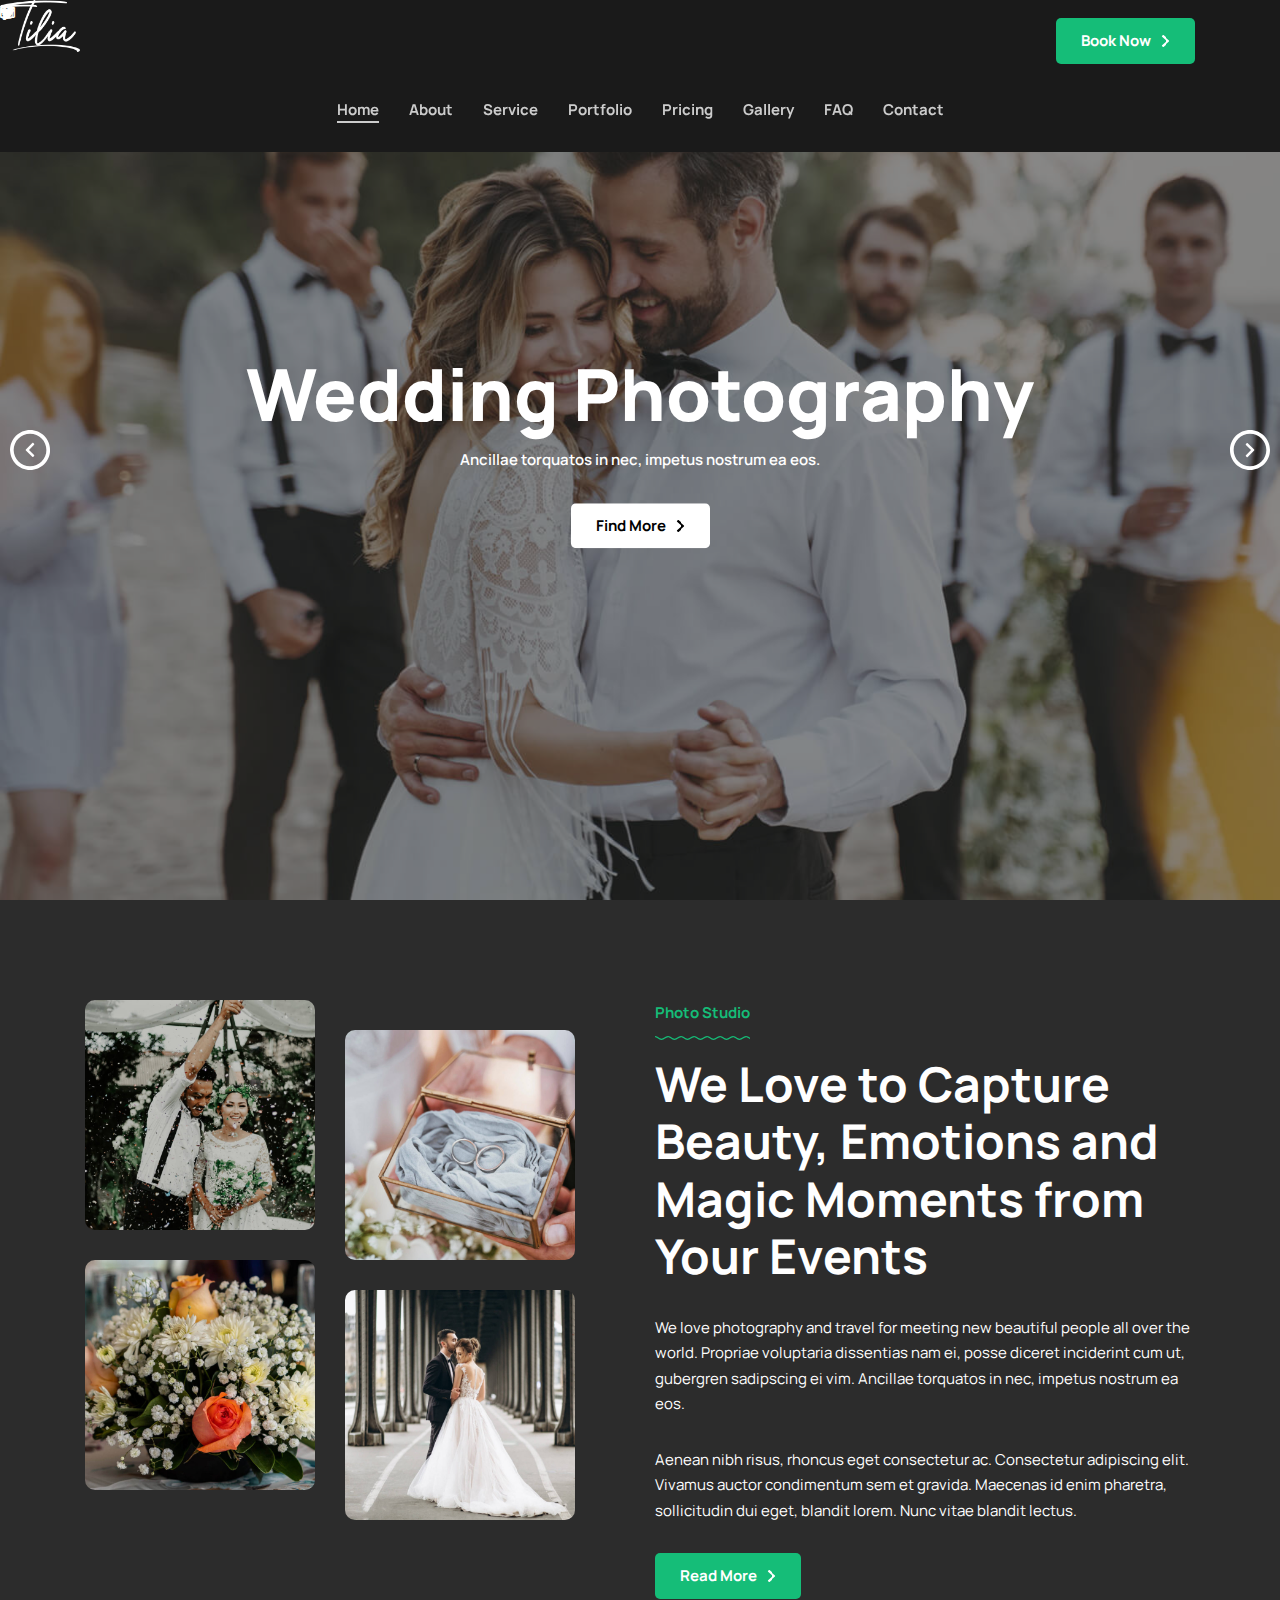
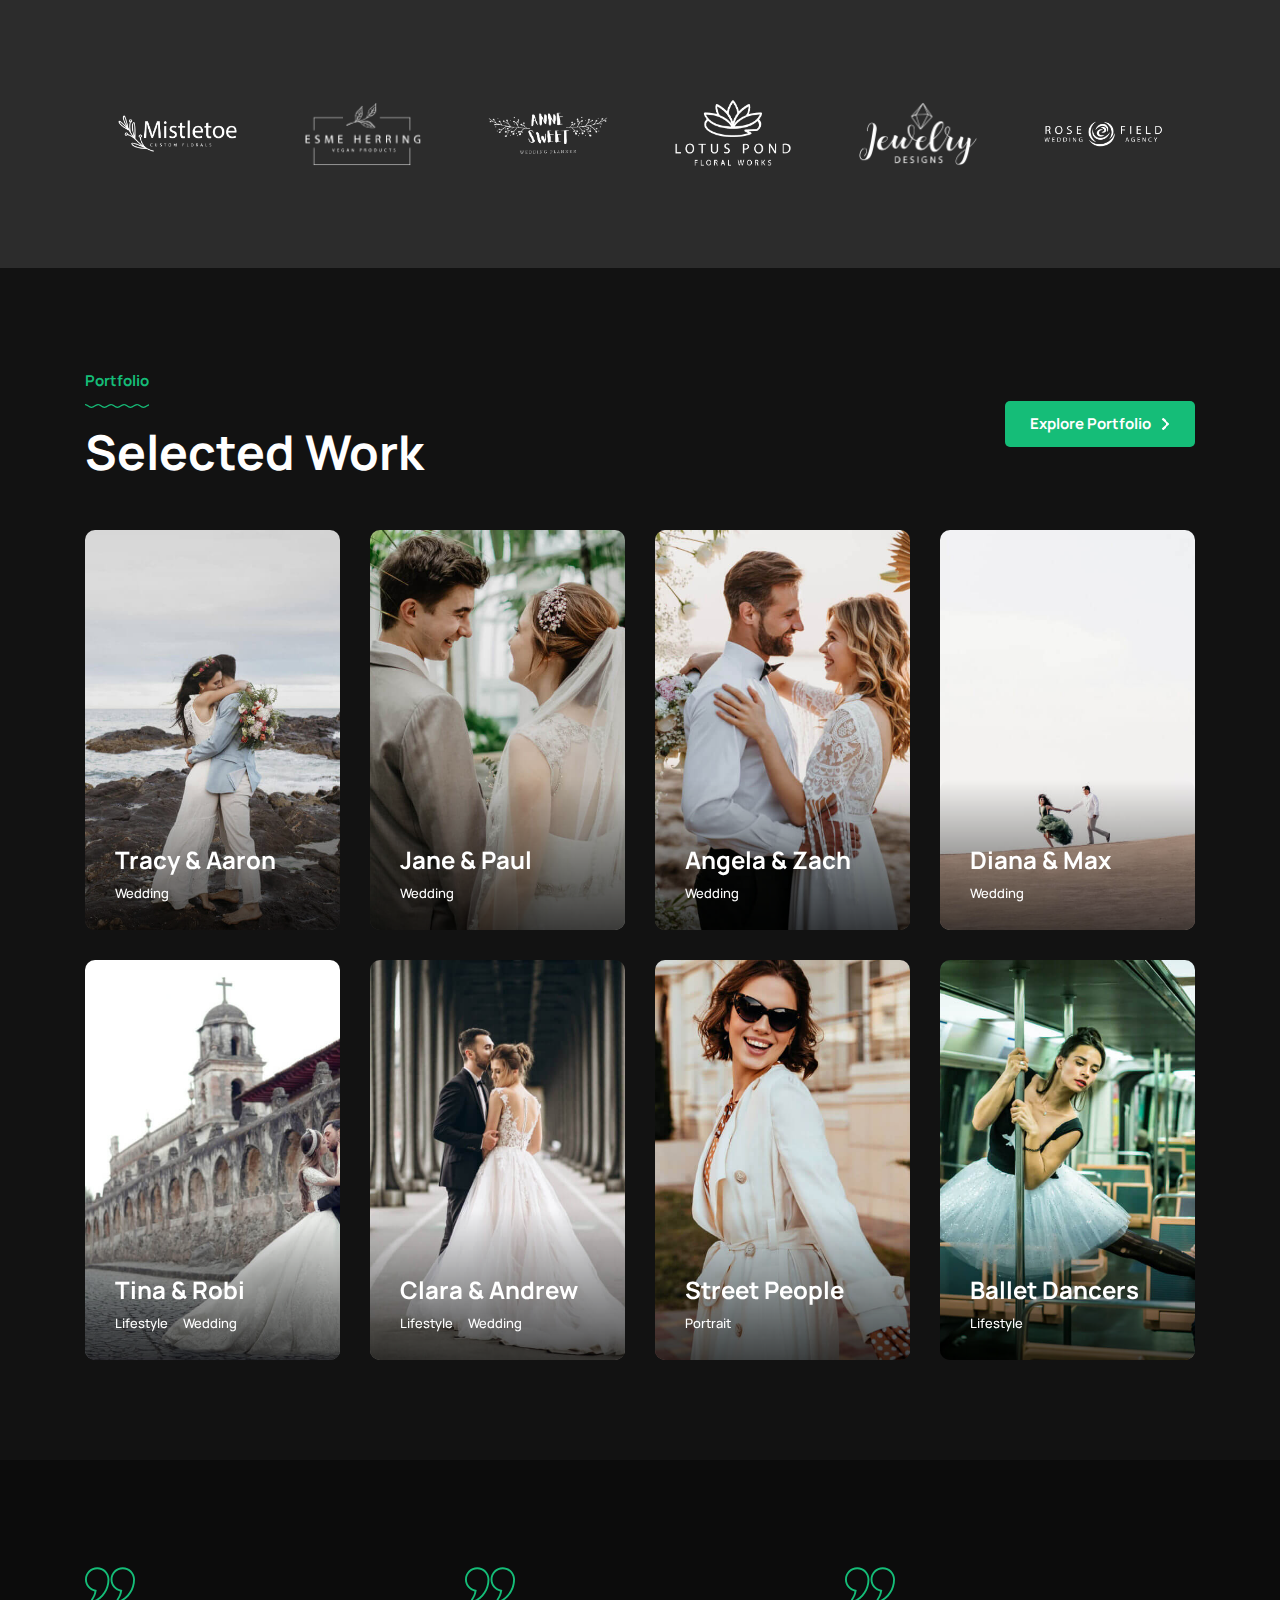
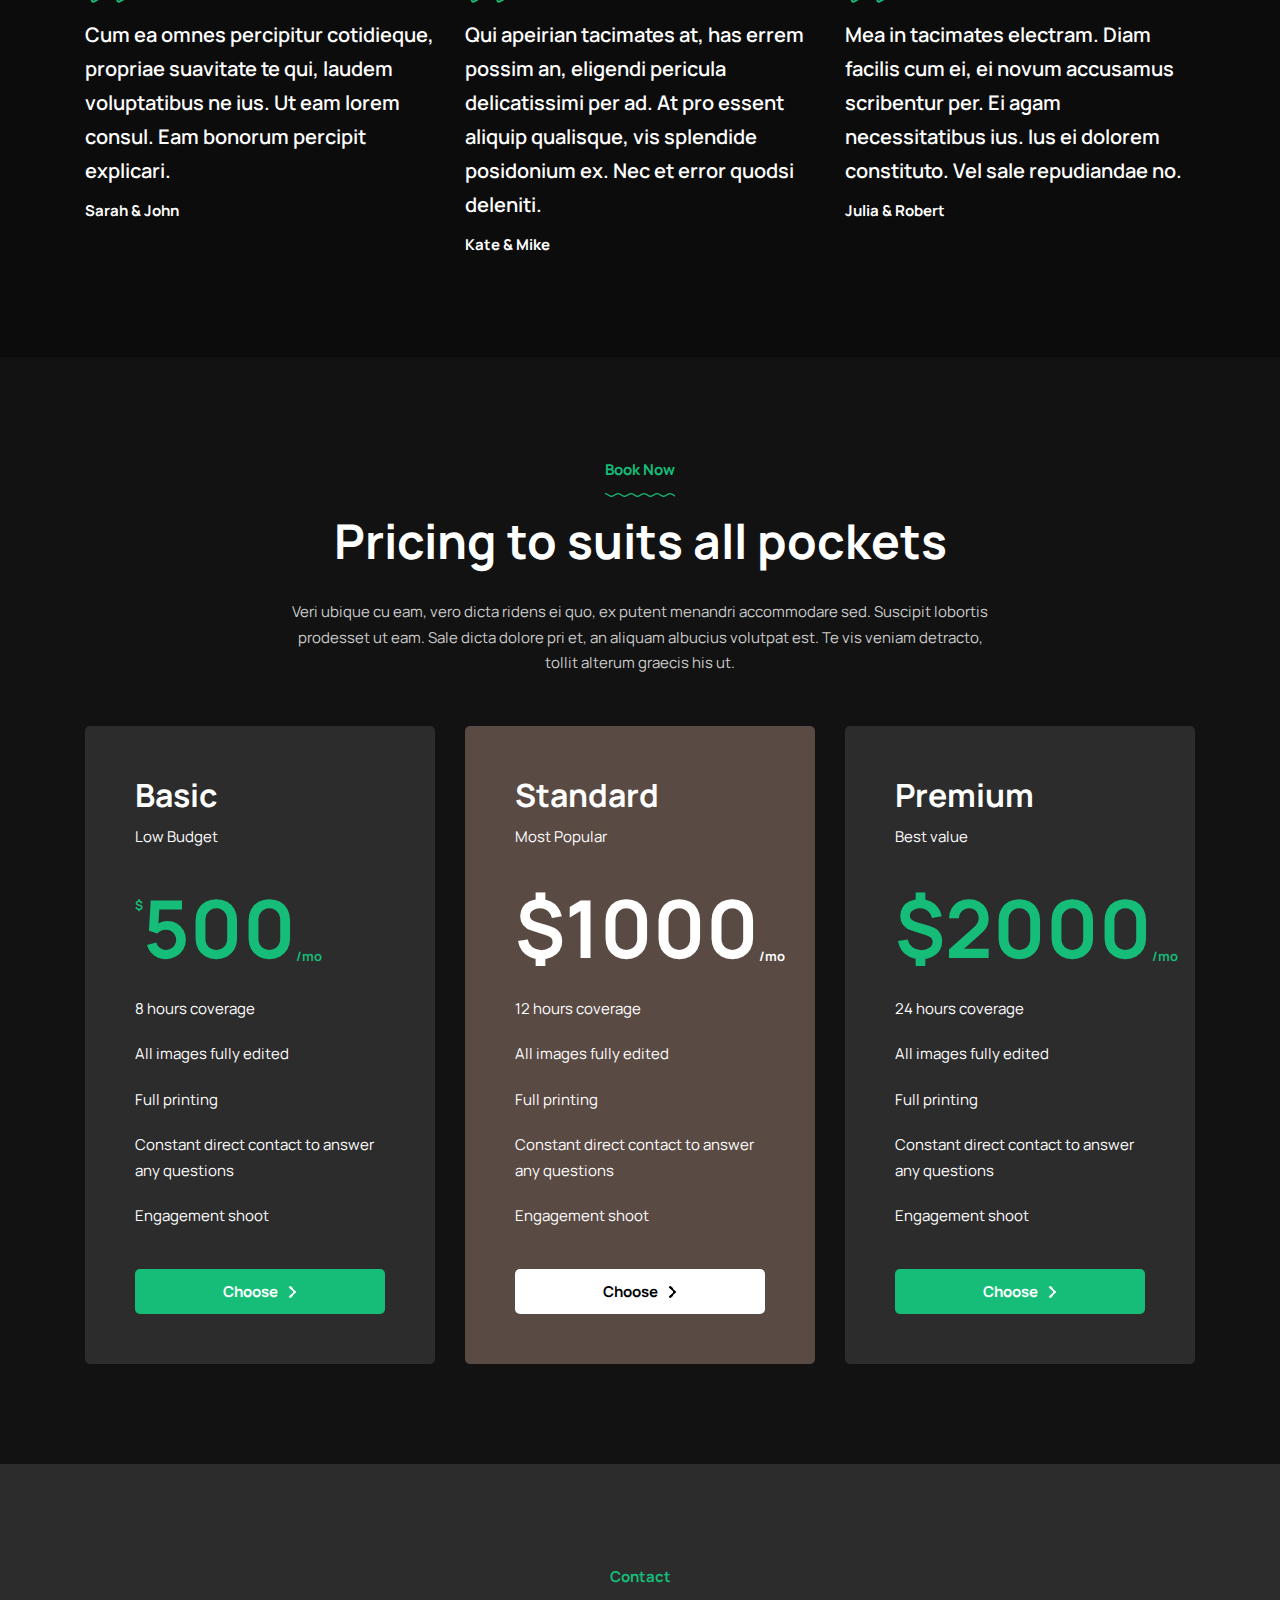
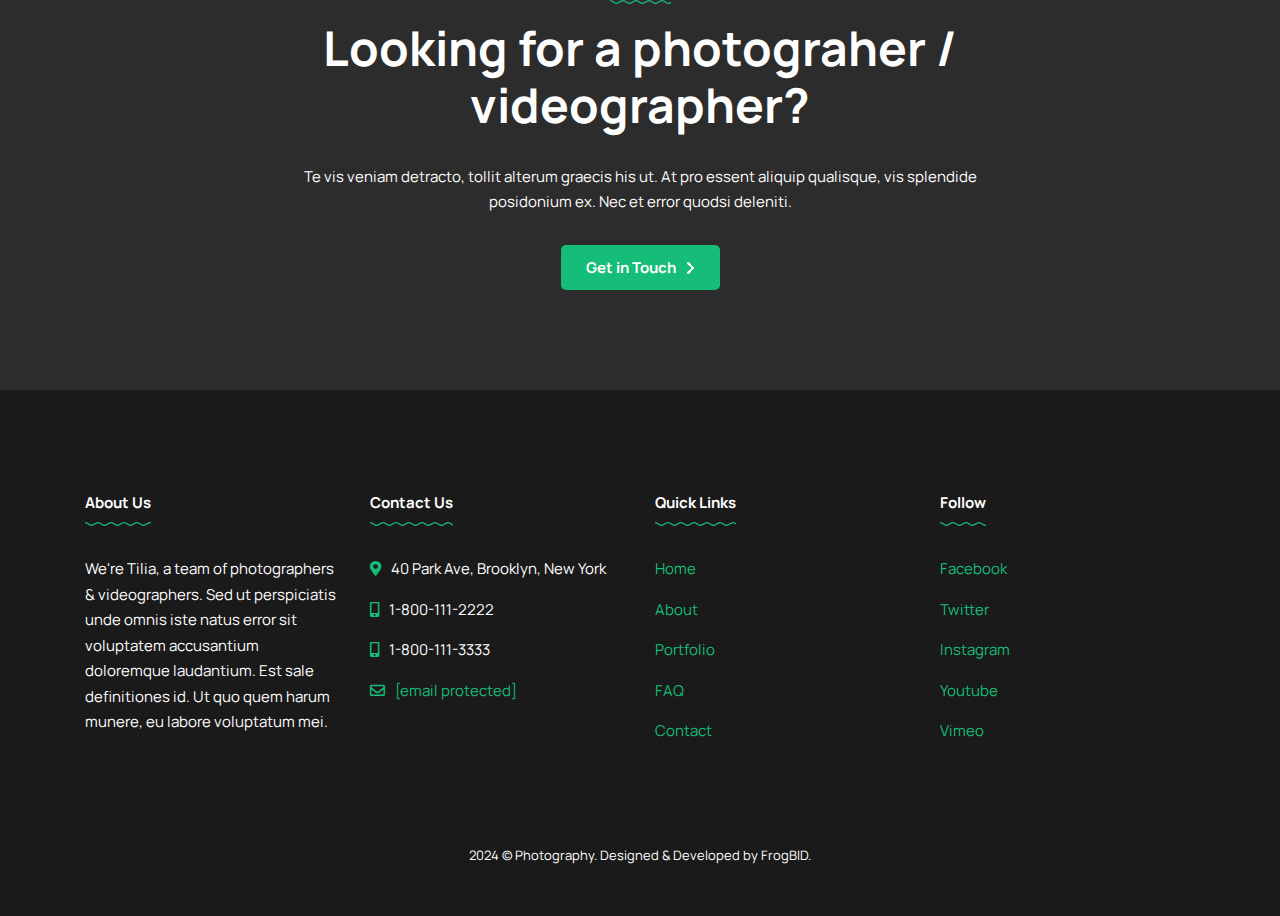
<file: index.html>
<!DOCTYPE html>
<html lang="en-US">
<head>
    <meta charset="UTF-8">
    <meta content="width=device-width, initial-scale=1.0" name="viewport">
    <title>Home - FrogBID Photography </title>
    <!-- Google Fonts -->
    <link href="https://fonts.googleapis.com/" rel="preconnect">
    <link crossorigin href="https://fonts.gstatic.com/" rel="preconnect">
    <link href="https://fonts.googleapis.com/css2?family=Manrope:wght@400;500;600;700;800&amp;display=swap"
          rel="stylesheet">
    <!-- Bootstrap CSS -->
    <link href='css/bootstrap/css/bootstrap.min.css' id='bootstrap-css' media='all' rel='stylesheet' type='text/css'/>
    <!-- Font Awesome Icons CSS -->
    <link href='css/fontawesome/css/font-awesome.min.css' id='font-awesome' media='all' rel='stylesheet'
          type='text/css'/>
    <!-- Main CSS File -->
    <link href='style.css' id='tilia-style-css' media='all' rel='stylesheet' type='text/css'/>
    <!-- favicons -->
    <link href="images/icons/favicon-32x32.png" rel="icon" sizes="32x32"/>
    <link href="images/icons/favicon-192x192.png" rel="icon" sizes="192x192"/>
    <link href="images/icons/favicon-180x180.png" rel="apple-touch-icon-precomposed"/>
</head>
<body class="home home-2">

<div class="menu-mask">
    <!-- MOBILE MENU HOLDER -->
    <div class="container mobile-menu-holder">
        <div class="row">
            <div class="col-md-12">
                <button class="exit-mobile">
                    <svg id="btn-menu-close" style="enable-background:new 0 0 16 16;" version="1.1"
						 viewBox="0 0 16 16" x="0px" xml:space="preserve"
                         xmlns="http://www.w3.org/2000/svg" y="0px">
								<path d="M15.4,15.3l-0.1,0.1c-0.7,0.7-1.9,0.7-2.6,0L0.6,3.3c-0.7-0.7-0.7-1.9,0-2.6l0.1-0.1c0.7-0.7,1.9-0.7,2.6,0l12.1,12.1
									C16.2,13.4,16.2,14.6,15.4,15.3z"></path>
                        <path d="M0.7,15.4l-0.1-0.1c-0.7-0.7-0.7-1.9,0-2.6L12.7,0.6c0.7-0.7,1.9-0.7,2.6,0l0.1,0.1c0.7,0.7,0.7,1.9,0,2.6L3.3,15.4
									C2.6,16.2,1.4,16.2,0.7,15.4z"></path>
							</svg>
                </button>
            </div>
        </div>
        <div class="row">
            <div class="col-lg-7">
                <!-- MOBILE MENU -->
                <ul class="menu-mobile">
                    <li class="menu-item current-menu-item">
                        <a href="index.html">Home</a>
                    </li>
                    <li class="menu-item">
                        <a href="about.html">About</a>
                    </li>
                    <li class="menu-item">
                        <a href="services.html">Service</a>
                    </li>
                    <li class="menu-item">
                        <a href="portfolio.html">Portfolio</a>
                    </li>
                    <li class="menu-item">
                        <a href="pricing.html">Pricing</a>
                    </li>
                    <li class="menu-item">
                        <a href="gallery.html">Gallery</a>
                    </li>
                    <li class="menu-item">
                        <a href="faq.html">FAQ</a>
                    </li>
                    <li class="menu-item">
                        <a href="contact.html">Contact</a>
                    </li>
                </ul>
                <!-- /MOBILE MENU -->
            </div>
            <!-- /col-lg-7 -->
            <div class="col-lg-5">
                <div class="menu-contact">
                    <div class="mobile-content">
                        <h5 class="widgettitle">Main Office</h5>
                        <div class="mobile-address"> 40 Park Ave, Brooklyn, New York <br> 1-800-111-2222 <br> <a
                                class="__cf_email__" data-cfemail="385b57564c595b4c785d40595548545d165b5755"
                                href="https://matchthemes.com/cdn-cgi/l/email-protection">[email&#160;protected]</a></div>
                        <h5 class="widgettitle">Social</h5>
                        <ul class="social-media">
                            <li><a class="social-facebook" href="#" target="_blank">Facebook</a></li>
                            <li><a class="social-twitter" href="#" target="_blank">Twitter</a></li>
                            <li><a class="social-instagram" href="#" target="_blank">Instagram</a></li>
                            <li><a class="social-email" href="https://matchthemes.com/cdn-cgi/l/email-protection#2407"
                                   target="_blank">Email</a></li>
                        </ul>
                    </div>
                </div>
            </div>
            <!-- /col-lg-5 -->
        </div>
        <!-- /row -->
    </div>
    <!-- /container -->
</div>
<!-- /MOBILE MENU HOLDER -->

<!-- HEADER -->
<header class="main-header header-5">
    <div class="container">
        <div class="top-header top-header-5">
            <div class="header-social header-social-5">
                <ul class="social-media">
                    <li><a class="social-facebook" href="#" target="_blank"><i class="fab fa-facebook-f"></i></a></li>
                    <li><a class="social-twitter" href="#" target="_blank"><i class="fab fa-twitter"></i></a></li>
                    <li><a class="social-instagram" href="#" target="_blank"><i class="fab fa-instagram"></i></a></li>
                    <li><a class="social-email" href="https://matchthemes.com/cdn-cgi/l/email-protection#391a"
                           target="_blank"><i class="far fa-envelope"></i></a></li>
                </ul>
            </div>
            <div class="logo logo-5 logo-white"><a href="index.html"><img alt="Tilia" class="img-fluid"
                                                                          height="90" src="images/logo-tilia.png" width="139"></a></div>
            <div class="logo logo-5 logo-dark"><a href="index.html"><img alt="Tilia"
                                                                         class="img-fluid" height="90"
                                                                         src="images/logo-dark-tilia.png" width="139"></a></div>
            <div class="btn-header btn-header-5"><a class="read-more" href="#">Book Now</a></div>
            <!-- mobile menu button -->
            <div class="nav-button-holder nav-button-holder-5">
                <button class="nav-button" type="button">
                    <svg id="btn-menu-open" style="enable-background:new 0 0 16 16;" version="1.1"
						 viewBox="0 0 16 16" x="0px" xml:space="preserve"
                         xmlns="http://www.w3.org/2000/svg" y="0px">
								<g>
									<path d="M2,4L2,4C0.9,4,0,3.1,0,2v0c0-1.1,0.9-2,2-2h0c1.1,0,2,0.9,2,2v0C4,3.1,3.1,4,2,4z"></path>
                                    <path d="M8,4L8,4C6.9,4,6,3.1,6,2v0c0-1.1,0.9-2,2-2h0c1.1,0,2,0.9,2,2v0C10,3.1,9.1,4,8,4z"></path>
                                    <path d="M14,4L14,4c-1.1,0-2-0.9-2-2v0c0-1.1,0.9-2,2-2h0c1.1,0,2,0.9,2,2v0C16,3.1,15.1,4,14,4z"></path>
                                    <path d="M2,10L2,10c-1.1,0-2-0.9-2-2v0c0-1.1,0.9-2,2-2h0c1.1,0,2,0.9,2,2v0C4,9.1,3.1,10,2,10z"></path>
                                    <path d="M8,10L8,10c-1.1,0-2-0.9-2-2v0c0-1.1,0.9-2,2-2h0c1.1,0,2,0.9,2,2v0C10,9.1,9.1,10,8,10z"></path>
                                    <path d="M14,10L14,10c-1.1,0-2-0.9-2-2v0c0-1.1,0.9-2,2-2h0c1.1,0,2,0.9,2,2v0C16,9.1,15.1,10,14,10z"></path>
                                    <path d="M2,16L2,16c-1.1,0-2-0.9-2-2v0c0-1.1,0.9-2,2-2h0c1.1,0,2,0.9,2,2v0C4,15.1,3.1,16,2,16z"></path>
                                    <path d="M8,16L8,16c-1.1,0-2-0.9-2-2v0c0-1.1,0.9-2,2-2h0c1.1,0,2,0.9,2,2v0C10,15.1,9.1,16,8,16z"></path>
                                    <path d="M14,16L14,16c-1.1,0-2-0.9-2-2v0c0-1.1,0.9-2,2-2h0c1.1,0,2,0.9,2,2v0C16,15.1,15.1,16,14,16z"></path>
								</g>
							</svg>
                </button>
            </div>
            <!-- /mobile menu button -->
        </div>
        <!-- /top-header -->
        <div class="header-container5">
            <nav class="nav-holder nav-holder-5">
                <ul class="menu-nav">
                    <li class="menu-item current-menu-item">
                        <a href="index.html">Home</a>
                    </li>
                    <li class="menu-item">
                        <a href="about.html">About</a>
                    </li>
                    <li class="menu-item">
                        <a href="services.html">Service</a>
                    </li>
                    <li class="menu-item">
                        <a href="portfolio.html">Portfolio</a>
                    </li>
                    <li class="menu-item">
                        <a href="pricing.html">Pricing</a>
                    </li>
                    <li class="menu-item">
                        <a href="gallery.html">Gallery</a>
                    </li>
                    <li class="menu-item">
                        <a href="faq.html">FAQ</a>
                    </li>
                    <li class="menu-item">
                        <a href="contact.html">Contact</a>
                    </li>
                </ul>
            </nav>
        </div>
    </div>
</header>
<!-- /HEADER -->

<!-- HOME SLIDER -->
<div class="swiper-mt">
    <div class="swiper-wrapper">
        <div class="swiper-slide slider-img" style="background-image: url('images/home/slider-1.jpg');">
            <div class="container slider-caption">
                <div class="slider-text">
                    <h1 class="display-2">Wedding Photography</h1>
                    <span class="post-subtitle"> Ancillae torquatos in nec, impetus nostrum ea eos.</span> <a class="read-more white-btn"
                                                                                                              href="#">Find
                    More</a>
                </div>
            </div>
        </div>
        <!-- /slider-img -->
        <div class="swiper-slide slider-img" style="background-image: url('images/home/slider-2.jpg');">
            <div class="container slider-caption">
                <div class="slider-text">
                    <h1 class="display-2">Timeless Locations</h1>
                    <span class="post-subtitle"> Modo detracto appareat qui te.</span> <a class="read-more white-btn"
                                                                                          href="#">Find
                    More</a>
                </div>
            </div>
        </div>
        <!-- /slider-img -->
        <div class="swiper-slide slider-img" style="background-image: url('images/home/slider-3.jpg');">
            <div class="container slider-caption">
                <div class="slider-text">
                    <h1 class="display-2">Family Portraits</h1>
                    <span class="post-subtitle"> Propriae voluptaria dissentias nam ei.</span> <a class="read-more white-btn"
                                                                                                  href="#">Find
                    More</a>
                </div>
            </div>
        </div>
        <!-- /slider-img -->
    </div>
    <!-- /swiper-wrapper -->
    <div aria-label="Previous slide" class="swiper-mt-button-prev" role="button" tabindex="0">
        <svg class="arrow-slider" style="enable-background:new 0 0 55 55;" version="1.1"
			 viewBox="0 0 55 55" x="0px" xml:space="preserve"
             xmlns="http://www.w3.org/2000/svg" y="0px">
					<path d="M33.2,28.3l-8.8,8.8c-0.4,0.4-1.1,0.4-1.5,0l-1-1c-0.4-0.4-0.4-1.1,0-1.5l7-7l-7-7c-0.4-0.4-0.4-1.1,0-1.5l1-1
						c0.4-0.4,1.1-0.4,1.5,0l8.8,8.8C33.6,27.2,33.6,27.8,33.2,28.3z"></path>
            <path d="M27.5,55C12.3,55,0,42.7,0,27.5S12.3,0,27.5,0S55,12.3,55,27.5S42.7,55,27.5,55z M27.5,5C15.1,5,5,15.1,5,27.5
						S15.1,50,27.5,50S50,39.9,50,27.5S39.9,5,27.5,5z"></path>
				</svg>
    </div>
    <!-- /swiper-mt-button-prev -->
    <div aria-label="Next slide" class="swiper-mt-button-next" role="button" tabindex="0">
        <svg class="arrow-slider" style="enable-background:new 0 0 55 55;" version="1.1"
			 viewBox="0 0 55 55" x="0px" xml:space="preserve"
             xmlns="http://www.w3.org/2000/svg" y="0px">
					<path d="M33.2,28.3l-8.8,8.8c-0.4,0.4-1.1,0.4-1.5,0l-1-1c-0.4-0.4-0.4-1.1,0-1.5l7-7l-7-7c-0.4-0.4-0.4-1.1,0-1.5l1-1
						c0.4-0.4,1.1-0.4,1.5,0l8.8,8.8C33.6,27.2,33.6,27.8,33.2,28.3z"></path>
            <path d="M27.5,55C12.3,55,0,42.7,0,27.5S12.3,0,27.5,0S55,12.3,55,27.5S42.7,55,27.5,55z M27.5,5C15.1,5,5,15.1,5,27.5
						S15.1,50,27.5,50S50,39.9,50,27.5S39.9,5,27.5,5z"></path>
				</svg>
    </div>
    <!-- /swiper-mt-button-next -->
</div>
<!-- /swiper-mt -->
<!-- /HOME SLIDER -->

<!-- WRAP CONTENT -->
<div class="page-content custom-page-template" id="wrap-content">
    <!-- SECTION 1 -->
    <div class="section-holder section-info padding-tb100 margin-notop100 home-section-2-1" id="home-section-2-1">
        <div class="container">
            <div class="row">
                <div class="col-lg-6 order-mobi2">
                    <div class="margin-r50">
                        <div class="row">
                            <div class="col-md-6">
                                <img alt=" " class="img-fluid radius10 margin-b30" src="images/home/home2-img1.jpg"/>
                                <img alt=" " class="img-fluid radius10" src="images/home/home2-img3.jpg"/>
                            </div>
                            <!-- /col-md-6 -->
                            <div class="col-md-6">
                                <img alt=" " class="img-fluid radius10 margin-t30" src="images/home/home2-img2.jpg"/>
                                <img alt=" " class="img-fluid radius10  margin-t30" src="images/home/home2-img4.jpg"/>
                            </div>
                            <!-- /col-md-6 -->
                        </div>
                        <!-- /row -->
                    </div>
                    <!-- /margin-r50 -->
                </div>
                <!-- /col-lg-6 -->
                <div class="col-lg-6 order-mobi1 margin-bm50">
                    <div class="el-smalltitle">Photo Studio</div>
                    <h2 class="display-4 margin-b30">We Love to Capture Beauty, Emotions and Magic Moments from Your
                        Events</h2>
                    <p>We love photography and travel for meeting new beautiful people all over the world. Propriae
                        voluptaria dissentias nam ei, posse diceret inciderint cum ut, gubergren sadipscing ei vim.
                        Ancillae torquatos in nec, impetus nostrum ea eos.</p>
                    <p>Aenean nibh risus, rhoncus eget consectetur ac. Consectetur adipiscing elit. Vivamus auctor
                        condimentum sem et gravida. Maecenas id enim pharetra, sollicitudin dui eget, blandit lorem.
                        Nunc vitae blandit lectus.</p>
                    <div class="margin-t30">
                        <a class="read-more" href="#">Read More</a>
                    </div>
                </div>
                <!-- /col-lg-6 -->
            </div>
            <!-- /row -->
            <div class="row margin-t100">
                <div class="col-lg-12">
                    <div class="gallery-holder gallery-columns-6 mt-brand-logos">
                        <div class="gallery-item">
                            <img alt=" " class="img-fluid" src="images/home/logo-biz8.png" width="120"/>
                        </div>
                        <div class="gallery-item">
                            <img alt=" " class="img-fluid" src="images/home/logo-biz2.png" width="120"/>
                        </div>
                        <div class="gallery-item">
                            <img alt=" " class="img-fluid" src="images/home/logo-biz3.png" width="120"/>
                        </div>
                        <div class="gallery-item">
                            <img alt=" " class="img-fluid" src="images/home/logo-biz4.png" width="120"/>
                        </div>
                        <div class="gallery-item">
                            <img alt=" " class="img-fluid" src="images/home/logo-biz5.png" width="120"/>
                        </div>
                        <div class="gallery-item">
                            <img alt=" " class="img-fluid" src="images/home/logo-biz6.png" width="120"/>
                        </div>
                    </div>
                    <!-- /gallery-columns-6 -->
                </div>
                <!-- /col-lg-12 -->
            </div>
            <!-- /row -->
        </div>
        <!-- /container -->
    </div>
    <!-- /SECTION 1 -->
    <!-- SECTION 2 -->
    <div class="section-holder home-section-2-2" id="home-section-2-2">
        <div class="container">
            <div class="row align-items-center margin-b50">
                <div class="col-lg-6 tablet-margin-b30">
                    <div class="el-smalltitle">Portfolio</div>
                    <h2 class="display-4">Selected Work</h2>
                </div>
                <!-- /col-lg-6 -->
                <div class="col-lg-6">
                    <div class="el-align-right">
                        <a class="read-more" href="#">Explore Portfolio</a>
                    </div>
                </div>
                <!-- /col-lg-6 -->
            </div>
            <!-- /row -->
            <div class="row">
                <div class="col-lg-12">
                    <div class="portfolio-grid-container portfolio-grid-container-v2">
                        <div class="portfolio-grid portfolio-grid-v2 portfolio-layout-masonry">
                            <div class="item-portfolio item-portfolio-v2 item-4cols wedding">
                                <div class="item-portfolio-holder-v2">
                                    <div class="post-image item-grid-image-v2"><img alt=" "
                                                                                    class="img-grid-v2"
                                                                                    height="750" loading="lazy"
                                                                                    src="images/portfolio/featured-images/gal-1-grid.jpg" width="750"> <a
                                            href="#"> </a></div>
                                    <div class="item-text-holder-v2">
                                        <h2 class="item-title display-6"><a href="#">Tracy &amp;
                                            Aaron</a></h2>
                                        <ul class="portfolio-categ portfolio-categ-v2">
                                            <li><a href="#">Wedding</a></li>
                                        </ul>
                                    </div>
                                </div>
                            </div>
                            <!-- /item-portfolio -->
                            <div class="item-portfolio item-portfolio-v2 item-4cols wedding">
                                <div class="item-portfolio-holder-v2">
                                    <div class="post-image item-grid-image-v2"><img alt=" "
                                                                                    class="img-grid-v2"
                                                                                    height="750" loading="lazy"
                                                                                    src="images/portfolio/featured-images/gal-2-grid.jpg" width="750"> <a
                                            href="#"> </a></div>
                                    <div class="item-text-holder-v2">
                                        <h2 class="item-title display-6"><a href="#">Jane &amp;
                                            Paul</a></h2>
                                        <ul class="portfolio-categ portfolio-categ-v2">
                                            <li><a href="#">Wedding</a></li>
                                        </ul>
                                    </div>
                                </div>
                            </div>
                            <!-- /item-portfolio -->
                            <div class="item-portfolio item-portfolio-v2 item-4cols wedding">
                                <div class="item-portfolio-holder-v2">
                                    <div class="post-image item-grid-image-v2"><img alt=" "
                                                                                    class="img-grid-v2"
                                                                                    height="750" loading="lazy"
                                                                                    src="images/portfolio/featured-images/gal-3-grid.jpg" width="750"> <a
                                            href="#"> </a></div>
                                    <div class="item-text-holder-v2">
                                        <h2 class="item-title display-6"><a href="#">Angela &amp;
                                            Zach</a></h2>
                                        <ul class="portfolio-categ portfolio-categ-v2">
                                            <li><a href="#">Wedding</a></li>
                                        </ul>
                                    </div>
                                </div>
                            </div>
                            <!-- /item-portfolio -->
                            <div class="item-portfolio item-portfolio-v2 item-4cols wedding">
                                <div class="item-portfolio-holder-v2">
                                    <div class="post-image item-grid-image-v2"><img alt=" "
                                                                                    class="img-grid-v2"
                                                                                    height="750" loading="lazy"
                                                                                    src="images/portfolio/featured-images/gal-4-grid.jpg" width="750"> <a
                                            href="#"> </a></div>
                                    <div class="item-text-holder-v2">
                                        <h2 class="item-title display-6"><a href="#">Diana &amp;
                                            Max</a></h2>
                                        <ul class="portfolio-categ portfolio-categ-v2">
                                            <li><a href="#">Wedding</a></li>
                                        </ul>
                                    </div>
                                </div>
                            </div>
                            <!-- /item-portfolio -->
                            <div class="item-portfolio item-portfolio-v2 item-4cols lifestyle wedding">
                                <div class="item-portfolio-holder-v2">
                                    <div class="post-image item-grid-image-v2"><img alt=" "
                                                                                    class="img-grid-v2"
                                                                                    height="750" loading="lazy"
                                                                                    src="images/portfolio/featured-images/gal-5-grid.jpg" width="750"> <a
                                            href="#"> </a></div>
                                    <div class="item-text-holder-v2">
                                        <h2 class="item-title display-6"><a href="#">Tina &amp;
                                            Robi</a></h2>
                                        <ul class="portfolio-categ portfolio-categ-v2">
                                            <li><a href="#">Lifestyle</a></li>
                                            <li><a href="#">Wedding</a></li>
                                        </ul>
                                    </div>
                                </div>
                            </div>
                            <!-- /item-portfolio -->
                            <div class="item-portfolio item-portfolio-v2 item-4cols lifestyle wedding">
                                <div class="item-portfolio-holder-v2">
                                    <div class="post-image item-grid-image-v2"><img alt=" "
                                                                                    class="img-grid-v2"
                                                                                    height="750" loading="lazy"
                                                                                    src="images/portfolio/featured-images/gal-6-grid.jpg" width="750"> <a
                                            href="#"> </a></div>
                                    <div class="item-text-holder-v2">
                                        <h2 class="item-title display-6"><a href="#">Clara &amp;
                                            Andrew</a></h2>
                                        <ul class="portfolio-categ portfolio-categ-v2">
                                            <li><a href="#">Lifestyle</a></li>
                                            <li><a href="#">Wedding</a></li>
                                        </ul>
                                    </div>
                                </div>
                            </div>
                            <!-- /item-portfolio -->
                            <div class="item-portfolio item-portfolio-v2 item-4cols portrait">
                                <div class="item-portfolio-holder-v2">
                                    <div class="post-image item-grid-image-v2"><img alt=" "
                                                                                    class="img-grid-v2"
                                                                                    height="750" loading="lazy"
                                                                                    src="images/portfolio/featured-images/gal-7-grid.jpg" width="750"> <a
                                            href="#"> </a></div>
                                    <div class="item-text-holder-v2">
                                        <h2 class="item-title display-6"><a href="#">Street
                                            People</a></h2>
                                        <ul class="portfolio-categ portfolio-categ-v2">
                                            <li><a href="#">Portrait</a></li>
                                        </ul>
                                    </div>
                                </div>
                            </div>
                            <!-- /item-portfolio -->
                            <div class="item-portfolio item-portfolio-v2 item-4cols lifestyle">
                                <div class="item-portfolio-holder-v2">
                                    <div class="post-image item-grid-image-v2"><img alt=" "
                                                                                    class="img-grid-v2"
                                                                                    height="750" loading="lazy"
                                                                                    src="images/portfolio/featured-images/gal-8-grid.jpg" width="750"> <a
                                            href="#"> </a></div>
                                    <div class="item-text-holder-v2">
                                        <h2 class="item-title display-6"><a href="#">Ballet
                                            Dancers</a></h2>
                                        <ul class="portfolio-categ portfolio-categ-v2">
                                            <li><a href="#">Lifestyle</a></li>
                                        </ul>
                                    </div>
                                </div>
                            </div>
                            <!-- /item-portfolio -->
                        </div>
                        <!-- /portfolio-grid -->
                    </div>
                    <!-- /portfolio-grid-container -->
                </div>
                <!-- /col-lg-12 -->
            </div>
            <!-- /row -->
        </div>
        <!-- /container -->
    </div>
    <!-- /SECTION 2 -->
    <!-- SECTION 3 -->
    <div id="home-section-2-3" class="section-holder home-section-2-3 parallax" style="background-image:url(images/pages/img-about1.jpg);">
        <div class="container">
            <div class="row margin-b30less">
                <div class="col-md-4 margin-b30">
                    <div class="testimonial-v2">
                        <div class="icon-svg icon50">
                            <svg xmlns="http://www.w3.org/2000/svg" xmlns:xlink="http://www.w3.org/1999/xlink" class="icon-quote2" x="0px" y="0px" viewBox="0 0 512 512" style="enable-background:new 0 0 512 512;" xml:space="preserve">
										<g>
											<g>
												<path d="M84.2,437.2c-7.2,0-14.2-3.2-18.9-9.1c-6.7-8.4-6.9-20.3-0.7-29c16.6-22.9,28-49.4,33.1-77C72,316.2,48.6,302.3,31,282.2   c-20-22.8-31-52-31-82.3c0-69,56.1-125.1,125.1-125.1s125.1,56.1,125.1,125.1c0,103.2-61.6,195.6-156.8,235.4   C90.4,436.6,87.3,437.2,84.2,437.2z M125.1,94.1c-58.4,0-105.9,47.5-105.9,105.9c0,52.4,39.1,97.4,90.9,104.8l9.5,1.3l-1.3,9.5   c-4.7,34-17.8,66.8-38.1,94.8c-1.3,1.8-1.2,4.1,0.1,5.8c1.3,1.7,3.6,2.3,5.6,1.5c88.1-36.8,145-122.2,145-217.7   C231,141.5,183.5,94.1,125.1,94.1z M346,437.2c-7.2,0-14.2-3.2-18.9-9.1c-6.7-8.4-6.9-20.3-0.7-29c16.6-22.9,27.9-49.4,33.1-77   c-25.8-5.8-49.2-19.7-66.8-39.8c-20-22.8-31-52-31-82.3c0-69,56.1-125.1,125.1-125.1S512,130.9,512,199.9   c0,103.2-61.6,195.6-156.8,235.4C352.2,436.6,349.1,437.2,346,437.2z M386.9,94.1c-58.4,0-105.9,47.5-105.9,105.9   c0,52.4,39.1,97.4,90.9,104.8l9.5,1.3l-1.3,9.5c-4.7,34-17.8,66.8-38.1,94.8c-1.3,1.8-1.2,4.1,0.1,5.8c1.3,1.7,3.6,2.3,5.6,1.5   c88.1-36.8,145-122.2,145-217.7C492.8,141.5,445.3,94.1,386.9,94.1z"></path>
											</g>
										</g>
									</svg>
                        </div>
                        <div class="lead margin-b10">Cum ea omnes percipitur cotidieque, propriae suavitate te qui, laudem voluptatibus ne ius. Ut eam lorem consul. Eam bonorum percipit explicari.</div>
                        <div class="testimonial-client white">Sarah & John</div>
                    </div>
                </div>
                <!-- /col-md-4 -->
                <div class="col-md-4 margin-b30">
                    <div class="testimonial-v2">
                        <div class="icon-svg icon50">
                            <svg xmlns="http://www.w3.org/2000/svg" xmlns:xlink="http://www.w3.org/1999/xlink" class="icon-quote2" x="0px" y="0px" viewBox="0 0 512 512" style="enable-background:new 0 0 512 512;" xml:space="preserve">
										<g>
											<g>
												<path d="M84.2,437.2c-7.2,0-14.2-3.2-18.9-9.1c-6.7-8.4-6.9-20.3-0.7-29c16.6-22.9,28-49.4,33.1-77C72,316.2,48.6,302.3,31,282.2   c-20-22.8-31-52-31-82.3c0-69,56.1-125.1,125.1-125.1s125.1,56.1,125.1,125.1c0,103.2-61.6,195.6-156.8,235.4   C90.4,436.6,87.3,437.2,84.2,437.2z M125.1,94.1c-58.4,0-105.9,47.5-105.9,105.9c0,52.4,39.1,97.4,90.9,104.8l9.5,1.3l-1.3,9.5   c-4.7,34-17.8,66.8-38.1,94.8c-1.3,1.8-1.2,4.1,0.1,5.8c1.3,1.7,3.6,2.3,5.6,1.5c88.1-36.8,145-122.2,145-217.7   C231,141.5,183.5,94.1,125.1,94.1z M346,437.2c-7.2,0-14.2-3.2-18.9-9.1c-6.7-8.4-6.9-20.3-0.7-29c16.6-22.9,27.9-49.4,33.1-77   c-25.8-5.8-49.2-19.7-66.8-39.8c-20-22.8-31-52-31-82.3c0-69,56.1-125.1,125.1-125.1S512,130.9,512,199.9   c0,103.2-61.6,195.6-156.8,235.4C352.2,436.6,349.1,437.2,346,437.2z M386.9,94.1c-58.4,0-105.9,47.5-105.9,105.9   c0,52.4,39.1,97.4,90.9,104.8l9.5,1.3l-1.3,9.5c-4.7,34-17.8,66.8-38.1,94.8c-1.3,1.8-1.2,4.1,0.1,5.8c1.3,1.7,3.6,2.3,5.6,1.5   c88.1-36.8,145-122.2,145-217.7C492.8,141.5,445.3,94.1,386.9,94.1z"></path>
											</g>
										</g>
									</svg>
                        </div>
                        <div class="lead margin-b10">Qui apeirian tacimates at, has errem possim an, eligendi pericula delicatissimi per ad. At pro essent aliquip qualisque, vis splendide posidonium ex. Nec et error quodsi deleniti.</div>
                        <div class="testimonial-client white">Kate & Mike</div>
                    </div>
                </div>
                <!-- /col-md-4 -->
                <div class="col-md-4 margin-b30">
                    <div class="testimonial-v2">
                        <div class="icon-svg icon50">
                            <svg xmlns="http://www.w3.org/2000/svg" xmlns:xlink="http://www.w3.org/1999/xlink" class="icon-quote2" x="0px" y="0px" viewBox="0 0 512 512" style="enable-background:new 0 0 512 512;" xml:space="preserve">
										<g>
											<g>
												<path d="M84.2,437.2c-7.2,0-14.2-3.2-18.9-9.1c-6.7-8.4-6.9-20.3-0.7-29c16.6-22.9,28-49.4,33.1-77C72,316.2,48.6,302.3,31,282.2   c-20-22.8-31-52-31-82.3c0-69,56.1-125.1,125.1-125.1s125.1,56.1,125.1,125.1c0,103.2-61.6,195.6-156.8,235.4   C90.4,436.6,87.3,437.2,84.2,437.2z M125.1,94.1c-58.4,0-105.9,47.5-105.9,105.9c0,52.4,39.1,97.4,90.9,104.8l9.5,1.3l-1.3,9.5   c-4.7,34-17.8,66.8-38.1,94.8c-1.3,1.8-1.2,4.1,0.1,5.8c1.3,1.7,3.6,2.3,5.6,1.5c88.1-36.8,145-122.2,145-217.7   C231,141.5,183.5,94.1,125.1,94.1z M346,437.2c-7.2,0-14.2-3.2-18.9-9.1c-6.7-8.4-6.9-20.3-0.7-29c16.6-22.9,27.9-49.4,33.1-77   c-25.8-5.8-49.2-19.7-66.8-39.8c-20-22.8-31-52-31-82.3c0-69,56.1-125.1,125.1-125.1S512,130.9,512,199.9   c0,103.2-61.6,195.6-156.8,235.4C352.2,436.6,349.1,437.2,346,437.2z M386.9,94.1c-58.4,0-105.9,47.5-105.9,105.9   c0,52.4,39.1,97.4,90.9,104.8l9.5,1.3l-1.3,9.5c-4.7,34-17.8,66.8-38.1,94.8c-1.3,1.8-1.2,4.1,0.1,5.8c1.3,1.7,3.6,2.3,5.6,1.5   c88.1-36.8,145-122.2,145-217.7C492.8,141.5,445.3,94.1,386.9,94.1z"></path>
											</g>
										</g>
									</svg>
                        </div>
                        <div class="lead margin-b10">Mea in tacimates electram. Diam facilis cum ei, ei novum accusamus scribentur per. Ei agam necessitatibus ius. Ius ei dolorem constituto. Vel sale repudiandae no.</div>
                        <div class="testimonial-client white">Julia & Robert</div>
                    </div>
                </div>
                <!-- /col-md-4 -->
            </div>
            <!-- /row -->
        </div>
        <!-- /container -->
    </div>
    <!-- /SECTION 3 -->
    <!-- SECTION 1 -->
    <div id="pricing-1" class="section-holder pricing-1">
        <div class="container">
            <div class="row">
                <div class="col-lg-12">
                    <div class="padding-lr200 alignc">
                        <div class="el-smalltitle">Book Now</div>
                        <h2 class="display-4 margin-b30">Pricing to suits all pockets</h2>
                        <p>Veri ubique cu eam, vero dicta ridens ei quo, ex putent menandri accommodare sed. Suscipit lobortis prodesset ut eam. Sale dicta dolore pri et, an aliquam albucius volutpat est. Te vis veniam detracto, tollit alterum graecis his ut.</p>
                    </div>
                </div>
                <!-- /col-lg-12 -->
            </div>
            <!-- /row -->
            <div class="row margin-t50">
                <div class="col-md-4 mobile-margin-b30">
                    <div class="price-box">
                        <h3 class="margin-b10">Basic</h3>
                        <div class="margin-b30">Low Budget</div>
                        <h2 class="price-title"><sup>$</sup>500<sub>/mo</sub></h2>
                        <ul class="price-features">
                            <li>8 hours coverage</li>
                            <li>All images fully edited</li>
                            <li>Full printing</li>
                            <li>Constant direct contact to answer any questions</li>
                            <li>Engagement shoot</li>
                        </ul>
                        <a class="read-more btn100" href="#">Choose</a>
                    </div>
                    <!-- /price-box -->
                </div>
                <!-- /col-md-4 -->
                <div class="col-md-4 mobile-margin-b30">
                    <div class="price-box price-box-middle white">
                        <h3 class="margin-b10 white">Standard</h3>
                        <div class="margin-b30">Most Popular</div>
                        <h2 class="price-title white">$1000<sub>/mo</sub></h2>
                        <ul class="price-features">
                            <li>12 hours coverage</li>
                            <li>All images fully edited</li>
                            <li>Full printing</li>
                            <li>Constant direct contact to answer any questions</li>
                            <li>Engagement shoot</li>
                        </ul>
                        <a class="read-more btn100 white-btn" href="#">Choose</a>
                    </div>
                    <!-- /price-box -->
                </div>
                <!-- /col-md-4 -->
                <div class="col-md-4">
                    <div class="price-box">
                        <h3 class="margin-b10">Premium</h3>
                        <div class="margin-b30">Best value</div>
                        <h2 class="price-title">$2000<sub>/mo</sub></h2>
                        <ul class="price-features">
                            <li>24 hours coverage</li>
                            <li>All images fully edited</li>
                            <li>Full printing</li>
                            <li>Constant direct contact to answer any questions</li>
                            <li>Engagement shoot</li>
                        </ul>
                        <a class="read-more btn100" href="#">Choose</a>
                    </div>
                    <!-- /price-box -->
                </div>
                <!-- /col-md-4 -->
            </div>
        </div>
        <!-- /container -->
    </div>
    <!-- /SECTION 1 -->
    <!-- SECTION 5 -->
    <div id="home-section-3-5" class="section-holder section-info padding-tb100 section-nomargin home-section-3-5">
        <div class="container">
            <div class="row">
                <div class="col-lg-12">
                    <div class="padding-lr200 alignc">
                        <div class="el-smalltitle">Contact</div>
                        <h2 class="display-4 margin-b30">Looking for a photograher / videographer?</h2>
                        <p>Te vis veniam detracto, tollit alterum graecis his ut. At pro essent aliquip qualisque, vis splendide posidonium ex. Nec et error quodsi deleniti.</p>
                        <a href="#" class="read-more margin-t30">Get in Touch</a>
                    </div>
                </div>
                <!-- /col-lg-12 -->
            </div>
            <!-- /row -->
        </div>
        <!-- /container -->
    </div>
    <!-- /SECTION 5 -->
</div>
<!-- /WRAP CONTENT -->

<footer>
    <div class="container">
        <div class="footer-widgets">
            <div class="row">
                <div class="col-lg-3 col-sm-6">
                    <div class="foo-block">
                        <div class="widget_text widget widget-footer">
                            <h5 class="widgettitle">About Us</h5>
                            <div class="textwidget">
                                <p>We're Tilia, a team of photographers & videographers. Sed ut perspiciatis unde omnis
                                    iste natus error sit voluptatem accusantium doloremque laudantium. Est sale
                                    definitiones id. Ut quo quem harum munere, eu labore voluptatum mei.</p>
                            </div>
                        </div>
                    </div>
                </div>
                <!-- /col-lg-3 -->
                <div class="col-lg-3 col-sm-6">
                    <div class="foo-block">
                        <div class="widget_text widget widget-footer">
                            <h5 class="widgettitle">Contact Us</h5>
                            <ul class="footer-contact">
                                <li><i class="fas fa-map-marker-alt"></i><span>40 Park Ave, Brooklyn, New York</span>
                                </li>
                                <li><i class="fas fa-mobile-alt"></i><span>1-800-111-2222</span></li>
                                <li><i class="fas fa-mobile-alt"></i><span>1-800-111-3333</span></li>
                                <li><i class="far fa-envelope"></i><span><a
                                        class="__cf_email__" data-cfemail="492a26273d282a3d092c31282439252c672a2624"
                                        href="https://matchthemes.com/cdn-cgi/l/email-protection">[email&#160;protected]</a></span>
                                </li>
                            </ul>
                        </div>
                    </div>
                </div>
                <!-- /col-lg-3 -->
                <div class="col-lg-3 col-sm-6">
                    <div class="foo-block">
                        <div class="widget_text widget widget-footer">
                            <h5 class="widgettitle">Quick Links</h5>
                            <ul>
                                <li><a href="index.html">Home</a></li>
                                <li><a href="about.html">About</a></li>
                                <li><a href="portfolio.html">Portfolio</a></li>
                                <li><a href="faq.html">FAQ</a></li>
                                <li><a href="contact.html">Contact</a></li>
                            </ul>
                        </div>
                    </div>
                </div>
                <div class="col-lg-3 col-sm-6">
                    <div class="foo-block foo-last">
                        <div class="widget widget-footer">
                            <h5 class="widgettitle">Follow</h5>
                            <ul>
                                <li><a href="#">Facebook</a></li>
                                <li><a href="#">Twitter</a></li>
                                <li><a href="#">Instagram</a></li>
                                <li><a href="#">Youtube</a></li>
                                <li><a href="#">Vimeo</a></li>
                            </ul>
                        </div>
                    </div>
                </div>
            </div>
        </div>
        <div class="copyright">
            <div class="footer-copy"><span class="footer-year">2024</span> &copy; Photography. Designed & Developed by FrogBID.</div>
        </div>
    </div>
</footer>
<!-- /FOOTER -->
<div class="scrollup">
    <a class="scrolltop" href="#">
        <i class="fa fa-chevron-up"></i>
    </a>
</div>
<!-- JS -->
<script src='js/jquery.js'></script>
<script src='js/jquery-migrate.min.js'></script>
<script src='css/bootstrap/js/popper.min.js'></script>
<script src='css/bootstrap/js/bootstrap.min.js'></script>
<script src='js/jquery.easing.min.js'></script>
<script src='js/swiper.js'></script>
<script src='js/isotope.js'></script>
<script src='js/simple-lightbox.js'></script>
<!-- MAIN JS -->
<script src='js/init.js'></script>
<!-- CONTACT FORM JS -->
<script src='js/jquery.form.min.js'></script>
<script src='js/contactform.js'></script>
</body>
</html>
</file>
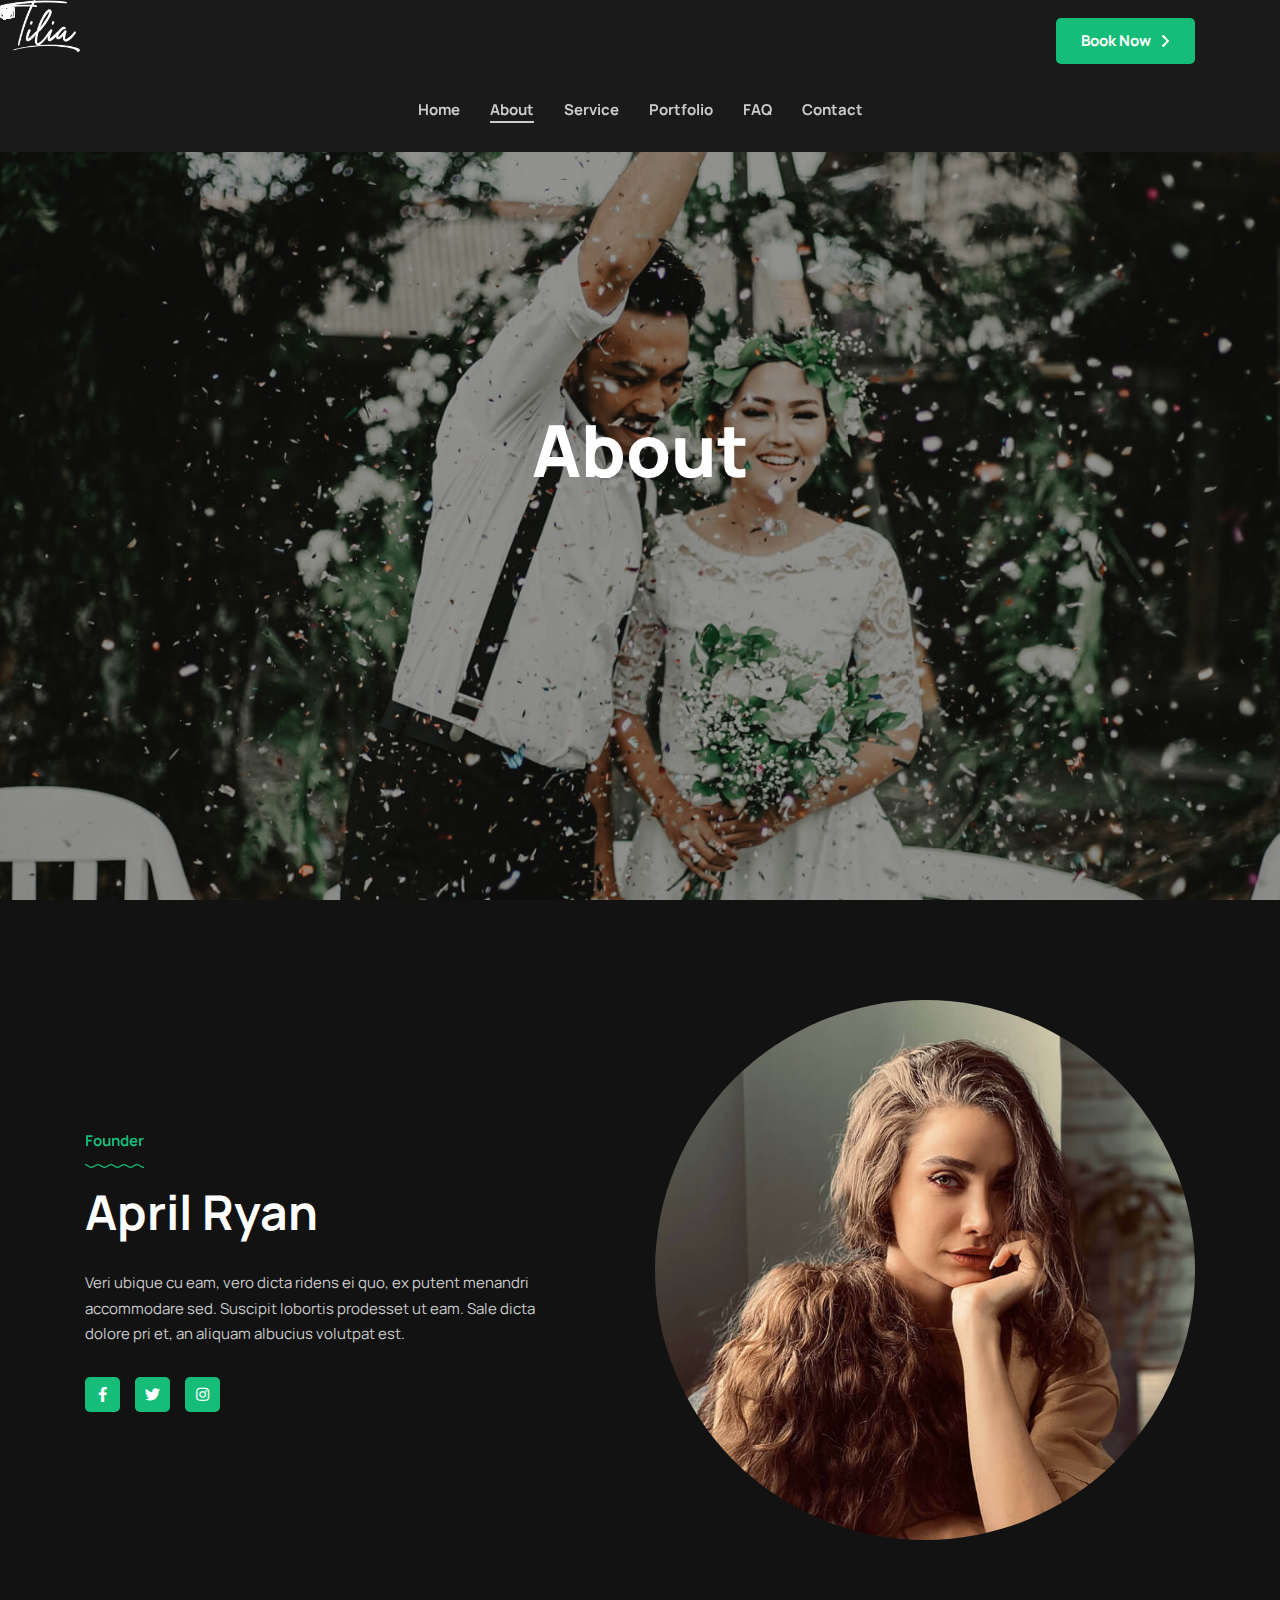
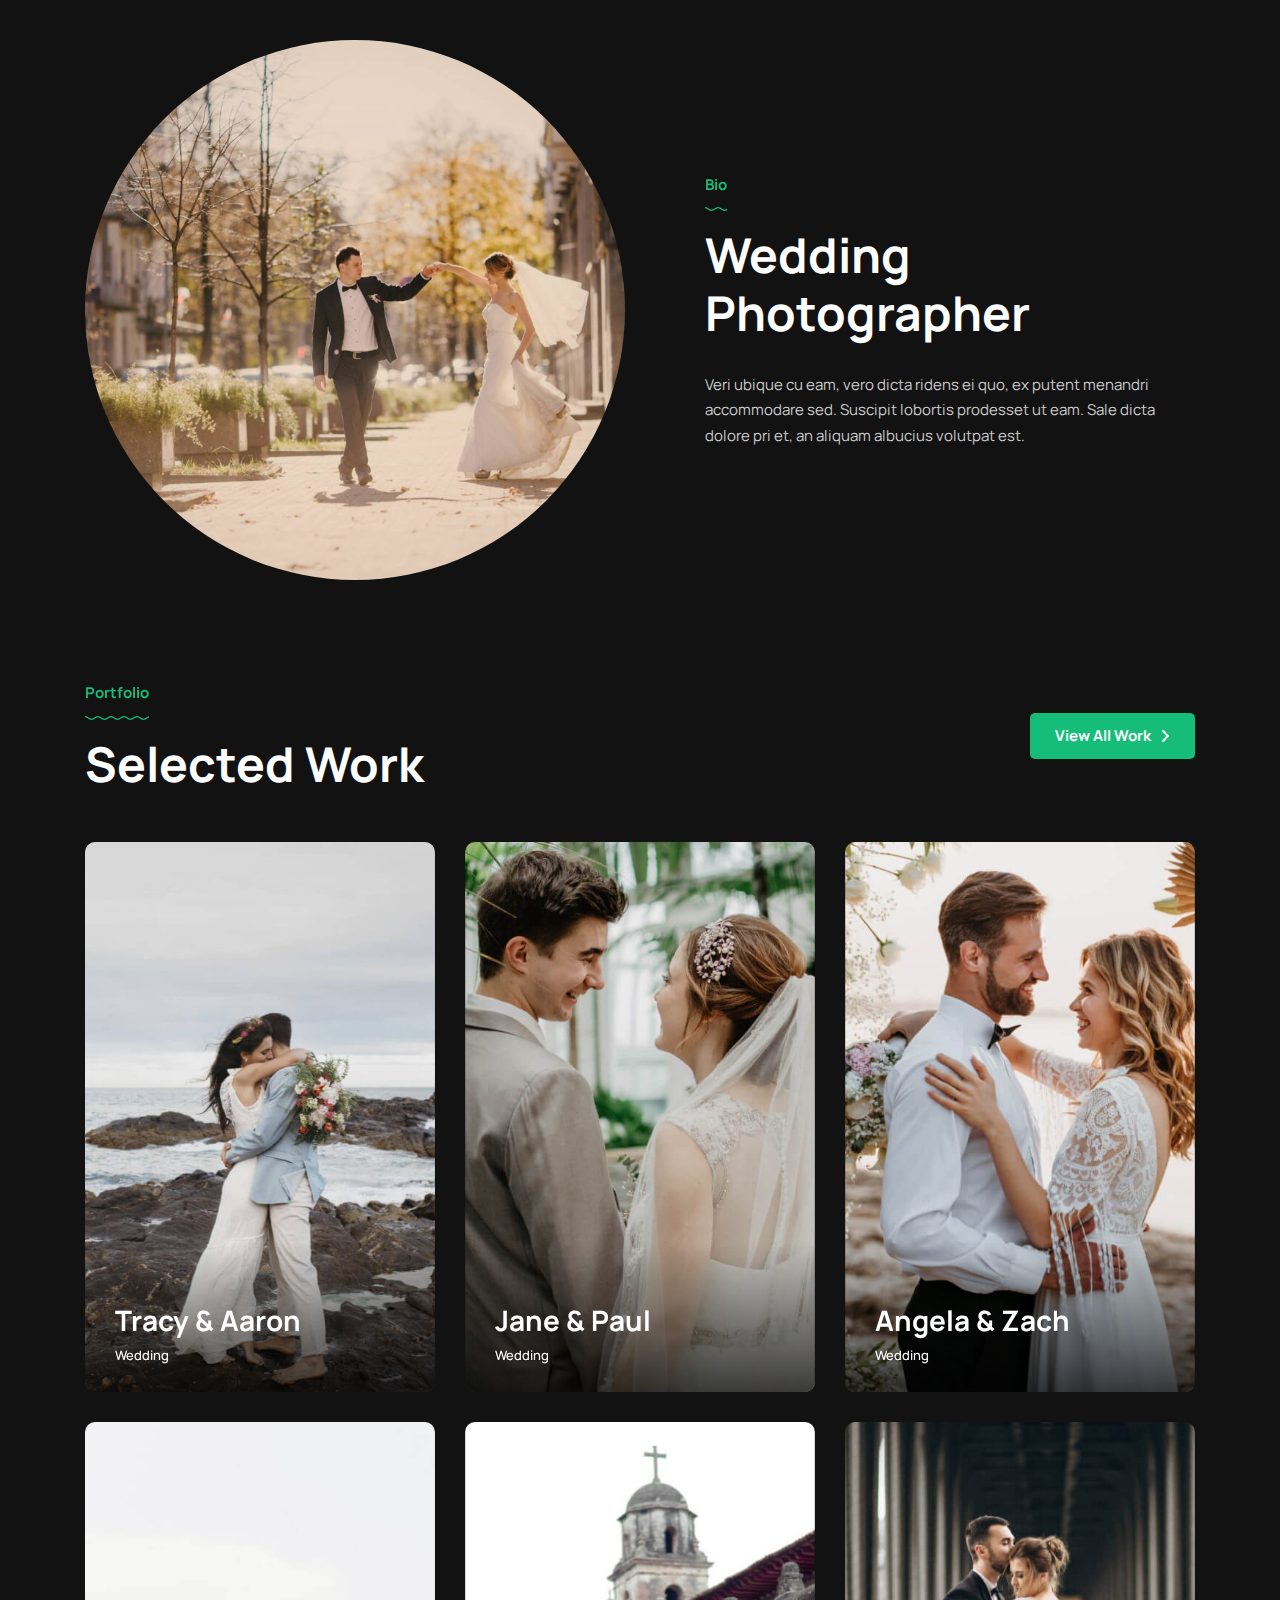
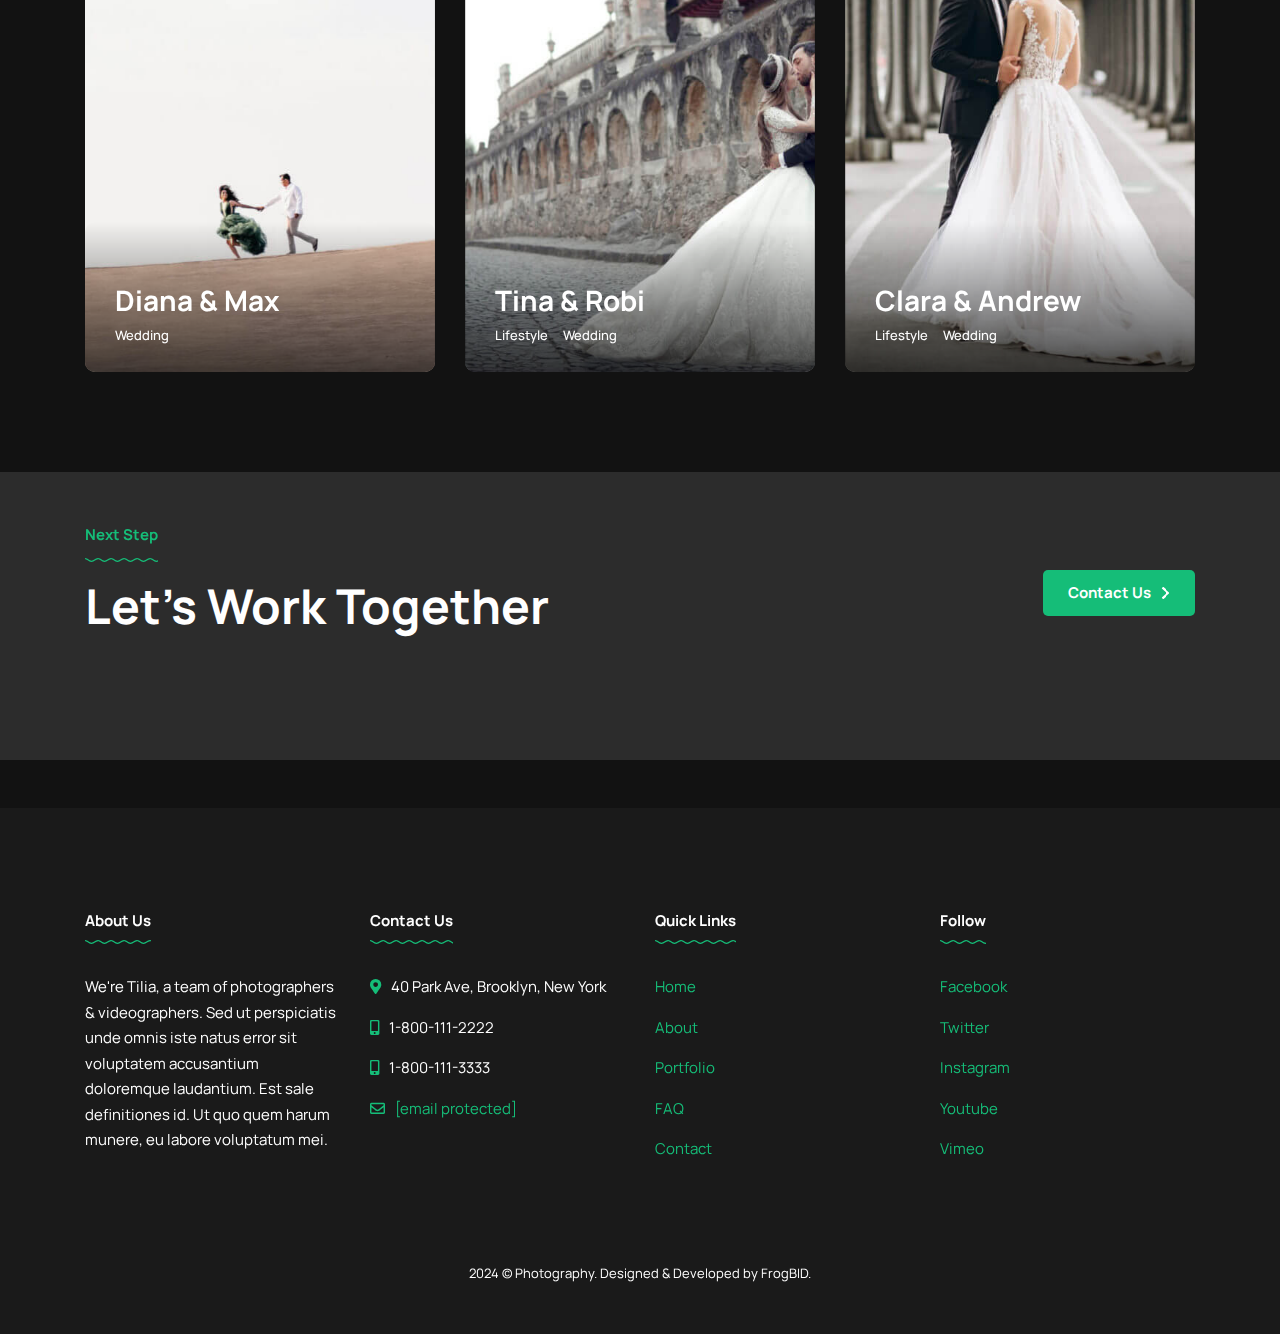
<file: about.html>
<!DOCTYPE html>
<html lang="en-US">
<head>
    <meta charset="UTF-8">
    <meta content="width=device-width, initial-scale=1.0" name="viewport">
    <title>About - Photography FrogBID</title>
    <!-- Google Fonts -->
    <link href="https://fonts.googleapis.com/" rel="preconnect">
    <link crossorigin href="https://fonts.gstatic.com/" rel="preconnect">
    <link href="https://fonts.googleapis.com/css2?family=Manrope:wght@400;500;600;700;800&amp;display=swap"
          rel="stylesheet">
    <!-- Bootstrap CSS -->
    <link href='css/bootstrap/css/bootstrap.min.css' id='bootstrap-css' media='all' rel='stylesheet' type='text/css'/>
    <!-- Font Awesome Icons CSS -->
    <link href='css/fontawesome/css/font-awesome.min.css' id='font-awesome' media='all' rel='stylesheet'
          type='text/css'/>
    <!-- Main CSS File -->
    <link href='style.css' id='tilia-style-css' media='all' rel='stylesheet' type='text/css'/>
    <!-- favicons -->
    <link href="images/icons/favicon-32x32.png" rel="icon" sizes="32x32"/>
    <link href="images/icons/favicon-192x192.png" rel="icon" sizes="192x192"/>
    <link href="images/icons/favicon-180x180.png" rel="apple-touch-icon-precomposed"/>
</head>
<body class="home">

<div class="menu-mask">
    <!-- MOBILE MENU HOLDER -->
    <div class="container mobile-menu-holder">
        <div class="row">
            <div class="col-md-12">
                <button class="exit-mobile">
                    <svg id="btn-menu-close" style="enable-background:new 0 0 16 16;" version="1.1"
                         viewBox="0 0 16 16" x="0px" xml:space="preserve"
                         xmlns="http://www.w3.org/2000/svg" y="0px">
								<path d="M15.4,15.3l-0.1,0.1c-0.7,0.7-1.9,0.7-2.6,0L0.6,3.3c-0.7-0.7-0.7-1.9,0-2.6l0.1-0.1c0.7-0.7,1.9-0.7,2.6,0l12.1,12.1
									C16.2,13.4,16.2,14.6,15.4,15.3z"></path>
                        <path d="M0.7,15.4l-0.1-0.1c-0.7-0.7-0.7-1.9,0-2.6L12.7,0.6c0.7-0.7,1.9-0.7,2.6,0l0.1,0.1c0.7,0.7,0.7,1.9,0,2.6L3.3,15.4
									C2.6,16.2,1.4,16.2,0.7,15.4z"></path>
							</svg>
                </button>
            </div>
        </div>
        <div class="row">
            <div class="col-lg-7">
                <!-- MOBILE MENU -->
                <ul class="menu-mobile">
                    <li class="menu-item">
                        <a href="index.html">Home</a>
                    </li>
                    <li class="menu-item current-menu-item">
                        <a href="about.html">About</a>
                    </li>
                    <li class="menu-item">
                        <a href="services.html">Service</a>
                    </li>
                    <li class="menu-item">
                        <a href="portfolio.html">Portfolio</a>
                    </li>
                    <li class="menu-item">
                        <a href="faq.html">FAQ</a>
                    </li>
                    <li class="menu-item">
                        <a href="contact.html">Contact</a>
                    </li>
                </ul>
                <!-- /MOBILE MENU -->
            </div>
            <!-- /col-lg-7 -->
            <div class="col-lg-5">
                <div class="menu-contact">
                    <div class="mobile-content">
                        <h5 class="widgettitle">Main Office</h5>
                        <div class="mobile-address"> 40 Park Ave, Brooklyn, New York <br> 1-800-111-2222 <br> <a
                                class="__cf_email__" data-cfemail="385b57564c595b4c785d40595548545d165b5755"
                                href="https://matchthemes.com/cdn-cgi/l/email-protection">[email&#160;protected]</a></div>
                        <h5 class="widgettitle">Social</h5>
                        <ul class="social-media">
                            <li><a class="social-facebook" href="#" target="_blank">Facebook</a></li>
                            <li><a class="social-twitter" href="#" target="_blank">Twitter</a></li>
                            <li><a class="social-instagram" href="#" target="_blank">Instagram</a></li>
                            <li><a class="social-email" href="https://matchthemes.com/cdn-cgi/l/email-protection#2407"
                                   target="_blank">Email</a></li>
                        </ul>
                    </div>
                </div>
            </div>
            <!-- /col-lg-5 -->
        </div>
        <!-- /row -->
    </div>
    <!-- /container -->
</div>
<!-- /MOBILE MENU HOLDER -->

<!-- HEADER -->
<header class="main-header header-5">
    <div class="container">
        <div class="top-header top-header-5">
            <div class="header-social header-social-5">
                <ul class="social-media">
                    <li><a class="social-facebook" href="#" target="_blank"><i class="fab fa-facebook-f"></i></a></li>
                    <li><a class="social-twitter" href="#" target="_blank"><i class="fab fa-twitter"></i></a></li>
                    <li><a class="social-instagram" href="#" target="_blank"><i class="fab fa-instagram"></i></a></li>
                    <li><a class="social-email" href="https://matchthemes.com/cdn-cgi/l/email-protection#391a"
                           target="_blank"><i class="far fa-envelope"></i></a></li>
                </ul>
            </div>
            <div class="logo logo-5 logo-white"><a href="index.html"><img alt="Tilia" class="img-fluid"
                                                                          height="90" src="images/logo-tilia.png" width="139"></a></div>
            <div class="logo logo-5 logo-dark"><a href="index.html"><img alt="Tilia"
                                                                         class="img-fluid" height="90"
                                                                         src="images/logo-dark-tilia.png" width="139"></a></div>
            <div class="btn-header btn-header-5"><a class="read-more" href="#">Book Now</a></div>
            <!-- mobile menu button -->
            <div class="nav-button-holder nav-button-holder-5">
                <button class="nav-button" type="button">
                    <svg id="btn-menu-open" style="enable-background:new 0 0 16 16;" version="1.1"
                         viewBox="0 0 16 16" x="0px" xml:space="preserve"
                         xmlns="http://www.w3.org/2000/svg" y="0px">
								<g>
									<path d="M2,4L2,4C0.9,4,0,3.1,0,2v0c0-1.1,0.9-2,2-2h0c1.1,0,2,0.9,2,2v0C4,3.1,3.1,4,2,4z"></path>
                                    <path d="M8,4L8,4C6.9,4,6,3.1,6,2v0c0-1.1,0.9-2,2-2h0c1.1,0,2,0.9,2,2v0C10,3.1,9.1,4,8,4z"></path>
                                    <path d="M14,4L14,4c-1.1,0-2-0.9-2-2v0c0-1.1,0.9-2,2-2h0c1.1,0,2,0.9,2,2v0C16,3.1,15.1,4,14,4z"></path>
                                    <path d="M2,10L2,10c-1.1,0-2-0.9-2-2v0c0-1.1,0.9-2,2-2h0c1.1,0,2,0.9,2,2v0C4,9.1,3.1,10,2,10z"></path>
                                    <path d="M8,10L8,10c-1.1,0-2-0.9-2-2v0c0-1.1,0.9-2,2-2h0c1.1,0,2,0.9,2,2v0C10,9.1,9.1,10,8,10z"></path>
                                    <path d="M14,10L14,10c-1.1,0-2-0.9-2-2v0c0-1.1,0.9-2,2-2h0c1.1,0,2,0.9,2,2v0C16,9.1,15.1,10,14,10z"></path>
                                    <path d="M2,16L2,16c-1.1,0-2-0.9-2-2v0c0-1.1,0.9-2,2-2h0c1.1,0,2,0.9,2,2v0C4,15.1,3.1,16,2,16z"></path>
                                    <path d="M8,16L8,16c-1.1,0-2-0.9-2-2v0c0-1.1,0.9-2,2-2h0c1.1,0,2,0.9,2,2v0C10,15.1,9.1,16,8,16z"></path>
                                    <path d="M14,16L14,16c-1.1,0-2-0.9-2-2v0c0-1.1,0.9-2,2-2h0c1.1,0,2,0.9,2,2v0C16,15.1,15.1,16,14,16z"></path>
								</g>
							</svg>
                </button>
            </div>
            <!-- /mobile menu button -->
        </div>
        <!-- /top-header -->
        <div class="header-container5">
            <nav class="nav-holder nav-holder-5">
                <ul class="menu-nav">
                    <li class="menu-item">
                        <a href="index.html">Home</a>
                    </li>
                    <li class="menu-item current-menu-item">
                        <a href="about.html">About</a>
                    </li>
                    <li class="menu-item">
                        <a href="services.html">Service</a>
                    </li>
                    <li class="menu-item">
                        <a href="portfolio.html">Portfolio</a>
                    </li>
                    <li class="menu-item">
                        <a href="faq.html">FAQ</a>
                    </li>
                    <li class="menu-item">
                        <a href="contact.html">Contact</a>
                    </li>
                </ul>
            </nav>
        </div>
    </div>
</header>
<!-- /HEADER -->

<!-- TOP HEADER IMAGE -->
<div class="top-single-bkg topsinglepage">
    <div class="topsingleimg"><img alt="" height="1080" src="images/pages/img-about1.jpg" width="1920"></div>
    <div class="inner-desc">
        <div class="container">
            <h1 class="display-2 single-post-title">About</h1>
        </div>
    </div>
</div>
<!-- /TOP HEADER IMAGE -->

<!-- WRAP CONTENT -->
<div class="page-content page-holder custom-page-template page-full fullscreen-page clearfix" id="wrap-content">
    <!-- SECTION 1 -->
    <div class="section-holder aboutme-1-1" id="aboutme-1-1">
        <div class="container">
            <div class="row align-items-center">
                <div class="col-lg-6 order-mobi2 margin-bm50">
                    <div class="margin-r50">
                        <div class="el-smalltitle">Founder</div>
                        <h2 class="display-4 margin-b30">April Ryan</h2>
                        <p>Veri ubique cu eam, vero dicta ridens ei quo, ex putent menandri accommodare sed. Suscipit
                            lobortis prodesset ut eam. Sale dicta dolore pri et, an aliquam albucius volutpat est.</p>
                        <ul class="social-media social-aboutme">
                            <li><a class="social-facebook" href="#" target="_blank"><i
                                    class="fab fa-facebook-f"></i></a></li>
                            <li><a class="social-twitter" href="#" target="_blank"><i class="fab fa-twitter"></i></a>
                            </li>
                            <li><a class="social-instagram" href="#" target="_blank"><i
                                    class="fab fa-instagram"></i></a></li>
                        </ul>
                    </div>
                </div>
                <!-- /col-lg-6 -->
                <div class="col-lg-6 order-mobi1">
                    <img alt=" " class="img-fluid img-circle" src="images/portfolio/gal-grid/gal-grid-08.jpg"/>
                </div>
                <!-- /col-lg-6 -->
            </div>
            <!-- /row -->
        </div>
        <!-- /container -->
    </div>
    <!-- /SECTION 1 -->
    <!-- SECTION 2 -->
    <div class="section-holder aboutme-1-2" id="aboutme-1-2">
        <div class="container">
            <div class="row align-items-center">
                <div class="col-lg-6 margin-bm50">
                    <img alt=" " class="img-fluid img-circle" src="images/portfolio/gal-grid/gal-grid-13.jpg"/>
                </div>
                <!-- /col-lg-6 -->
                <div class="col-lg-6">
                    <div class="margin-l50">
                        <div class="el-smalltitle">Bio</div>
                        <h2 class="display-4 margin-b30">Wedding Photographer</h2>
                        <p>Veri ubique cu eam, vero dicta ridens ei quo, ex putent menandri accommodare sed. Suscipit
                            lobortis prodesset ut eam. Sale dicta dolore pri et, an aliquam albucius volutpat est.</p>
                    </div>
                </div>
                <!-- /col-lg-6 -->
            </div>
            <!-- /row -->
        </div>
        <!-- /container -->
    </div>
    <!-- /SECTION 2 -->
    <!-- SECTION 3 -->
    <div class="section-holder aboutme-1-3" id="aboutme-1-3">
        <div class="container">
            <div class="row align-items-center margin-b50">
                <div class="col-lg-6 tablet-margin-b30">
                    <div class="el-smalltitle">Portfolio</div>
                    <h2 class="display-4">Selected Work</h2>
                </div>
                <!-- /col-lg-6 -->
                <div class="col-lg-6">
                    <div class="el-align-right">
                        <a class="read-more" href="#">View All Work</a>
                    </div>
                </div>
                <!-- /col-lg-6 -->
            </div>
            <!-- /row -->
            <div class="row">
                <div class="col-lg-12">
                    <div class="portfolio-grid-container portfolio-grid-container-v2">
                        <div class="portfolio-grid portfolio-grid-v2 portfolio-layout-masonry">
                            <div class="item-portfolio item-portfolio-v2 item-3cols wedding">
                                <div class="item-portfolio-holder-v2">
                                    <div class="post-image item-grid-image-v2"><img alt=" "
                                                                                    class="img-grid-v2"
                                                                                    height="750" loading="lazy"
                                                                                    src="images/portfolio/featured-images/gal-1-grid.jpg" width="750"> <a
                                            href="#"> </a></div>
                                    <div class="item-text-holder-v2">
                                        <h2 class="item-title display-6"><a href="#">Tracy &amp;
                                            Aaron</a></h2>
                                        <ul class="portfolio-categ portfolio-categ-v2">
                                            <li><a href="#">Wedding</a></li>
                                        </ul>
                                    </div>
                                </div>
                            </div>
                            <!-- /item-portfolio -->
                            <div class="item-portfolio item-portfolio-v2 item-3cols wedding">
                                <div class="item-portfolio-holder-v2">
                                    <div class="post-image item-grid-image-v2"><img alt=" "
                                                                                    class="img-grid-v2"
                                                                                    height="750" loading="lazy"
                                                                                    src="images/portfolio/featured-images/gal-2-grid.jpg" width="750"> <a
                                            href="#"> </a></div>
                                    <div class="item-text-holder-v2">
                                        <h2 class="item-title display-6"><a href="#">Jane &amp;
                                            Paul</a></h2>
                                        <ul class="portfolio-categ portfolio-categ-v2">
                                            <li><a href="#">Wedding</a></li>
                                        </ul>
                                    </div>
                                </div>
                            </div>
                            <!-- /item-portfolio -->
                            <div class="item-portfolio item-portfolio-v2 item-3cols wedding">
                                <div class="item-portfolio-holder-v2">
                                    <div class="post-image item-grid-image-v2"><img alt=" "
                                                                                    class="img-grid-v2"
                                                                                    height="750" loading="lazy"
                                                                                    src="images/portfolio/featured-images/gal-3-grid.jpg" width="750"> <a
                                            href="#"> </a></div>
                                    <div class="item-text-holder-v2">
                                        <h2 class="item-title display-6"><a href="#">Angela &amp;
                                            Zach</a></h2>
                                        <ul class="portfolio-categ portfolio-categ-v2">
                                            <li><a href="#">Wedding</a></li>
                                        </ul>
                                    </div>
                                </div>
                            </div>
                            <!-- /item-portfolio -->
                            <div class="item-portfolio item-portfolio-v2 item-3cols wedding">
                                <div class="item-portfolio-holder-v2">
                                    <div class="post-image item-grid-image-v2"><img alt=" "
                                                                                    class="img-grid-v2"
                                                                                    height="750" loading="lazy"
                                                                                    src="images/portfolio/featured-images/gal-4-grid.jpg" width="750"> <a
                                            href="#"> </a></div>
                                    <div class="item-text-holder-v2">
                                        <h2 class="item-title display-6"><a href="#">Diana &amp;
                                            Max</a></h2>
                                        <ul class="portfolio-categ portfolio-categ-v2">
                                            <li><a href="#">Wedding</a></li>
                                        </ul>
                                    </div>
                                </div>
                            </div>
                            <!-- /item-portfolio -->
                            <div class="item-portfolio item-portfolio-v2 item-3cols lifestyle wedding">
                                <div class="item-portfolio-holder-v2">
                                    <div class="post-image item-grid-image-v2"><img alt=" "
                                                                                    class="img-grid-v2"
                                                                                    height="750" loading="lazy"
                                                                                    src="images/portfolio/featured-images/gal-5-grid.jpg" width="750"> <a
                                            href="#"> </a></div>
                                    <div class="item-text-holder-v2">
                                        <h2 class="item-title display-6"><a href="#">Tina &amp;
                                            Robi</a></h2>
                                        <ul class="portfolio-categ portfolio-categ-v2">
                                            <li><a href="#">Lifestyle</a></li>
                                            <li><a href="#">Wedding</a></li>
                                        </ul>
                                    </div>
                                </div>
                            </div>
                            <!-- /item-portfolio -->
                            <div class="item-portfolio item-portfolio-v2 item-3cols lifestyle wedding">
                                <div class="item-portfolio-holder-v2">
                                    <div class="post-image item-grid-image-v2"><img alt=" "
                                                                                    class="img-grid-v2"
                                                                                    height="750" loading="lazy"
                                                                                    src="images/portfolio/featured-images/gal-6-grid.jpg" width="750"> <a
                                            href="#"> </a></div>
                                    <div class="item-text-holder-v2">
                                        <h2 class="item-title display-6"><a href="#">Clara &amp;
                                            Andrew</a></h2>
                                        <ul class="portfolio-categ portfolio-categ-v2">
                                            <li><a href="#">Lifestyle</a></li>
                                            <li><a href="#">Wedding</a></li>
                                        </ul>
                                    </div>
                                </div>
                            </div>
                            <!-- /item-portfolio -->
                        </div>
                        <!-- /portfolio-grid-v2  -->
                    </div>
                    <!-- /portfolio-grid-container-v2 -->
                </div>
                <!-- /col-lg-12 -->
            </div>
            <!-- /row -->
        </div>
        <!-- /container -->
    </div>
    <!-- /SECTION 3 -->
    <!-- SECTION 4 -->
    <div class="section-holder aboutme-1-4 section-info section-nomargin pb-5" id="aboutme-1-4">
        <div class="container pb-5">
            <div class="row align-items-center">
                <div class="col-lg-6">
                    <div class="el-smalltitle">Next Step</div>
                    <h2 class="display-4 margin-b30">Let's Work Together</h2>
                </div>
                <!-- /col-lg-6 -->
                <div class="col-lg-6">
                    <div class="el-align-right">
                        <a class="read-more" href="contact.html">Contact Us</a>
                    </div>
                </div>
                <!-- /col-lg-6 -->
            </div>
            <!-- /row -->
        </div>
        <!-- /container -->
    </div>
    <!-- /SECTION 4 -->
</div>
<!-- /WRAP CONTENT -->

<!-- FOOTER -->
<footer class="mt-5">
    <div class="container">
        <div class="footer-widgets">
            <div class="row">
                <div class="col-lg-3 col-sm-6">
                    <div class="foo-block">
                        <div class="widget_text widget widget-footer">
                            <h5 class="widgettitle">About Us</h5>
                            <div class="textwidget">
                                <p>We're Tilia, a team of photographers & videographers. Sed ut perspiciatis unde omnis
                                    iste natus error sit voluptatem accusantium doloremque laudantium. Est sale
                                    definitiones id. Ut quo quem harum munere, eu labore voluptatum mei.</p>
                            </div>
                        </div>
                    </div>
                </div>
                <!-- /col-lg-3 -->
                <div class="col-lg-3 col-sm-6">
                    <div class="foo-block">
                        <div class="widget_text widget widget-footer">
                            <h5 class="widgettitle">Contact Us</h5>
                            <ul class="footer-contact">
                                <li><i class="fas fa-map-marker-alt"></i><span>40 Park Ave, Brooklyn, New York</span>
                                </li>
                                <li><i class="fas fa-mobile-alt"></i><span>1-800-111-2222</span></li>
                                <li><i class="fas fa-mobile-alt"></i><span>1-800-111-3333</span></li>
                                <li><i class="far fa-envelope"></i><span><a
                                        class="__cf_email__" data-cfemail="40232f2e34212334002538212d302c256e232f2d"
                                        href="#">[email&#160;protected]</a></span>
                                </li>
                            </ul>
                        </div>
                    </div>
                </div>
                <!-- /col-lg-3 -->
                <div class="col-lg-3 col-sm-6">
                    <div class="foo-block">
                        <div class="widget_text widget widget-footer">
                            <h5 class="widgettitle">Quick Links</h5>
                            <ul>
                                <li><a href="index.html">Home</a></li>
                                <li><a href="about.html">About</a></li>
                                <li><a href="portfolio.html">Portfolio</a></li>
                                <li><a href="faq.html">FAQ</a></li>
                                <li><a href="contact.html">Contact</a></li>
                            </ul>
                        </div>
                    </div>
                </div>
                <div class="col-lg-3 col-sm-6">
                    <div class="foo-block foo-last">
                        <div class="widget widget-footer">
                            <h5 class="widgettitle">Follow</h5>
                            <ul>
                                <li><a href="#">Facebook</a></li>
                                <li><a href="#">Twitter</a></li>
                                <li><a href="#">Instagram</a></li>
                                <li><a href="#">Youtube</a></li>
                                <li><a href="#">Vimeo</a></li>
                            </ul>
                        </div>
                    </div>
                </div>
            </div>
        </div>
        <div class="copyright">
            <div class="footer-copy"><span class="footer-year">2024</span> &copy; Photography. Designed & Developed by FrogBID.</div>
        </div>
    </div>
</footer>
<!-- /FOOTER -->

<div class="scrollup">
    <a class="scrolltop" href="#">
        <i class="fa fa-chevron-up"></i>
    </a>
</div>
<!-- JS -->
<script src='js/jquery.js'></script>
<script src='js/jquery-migrate.min.js'></script>
<script src='css/bootstrap/js/popper.min.js'></script>
<script src='css/bootstrap/js/bootstrap.min.js'></script>
<script src='js/jquery.easing.min.js'></script>
<script src='js/swiper.js'></script>
<script src='js/isotope.js'></script>
<script src='js/simple-lightbox.js'></script>
<!-- MAIN JS -->
<script src='js/init.js'></script>
</body>
</html>
</file>
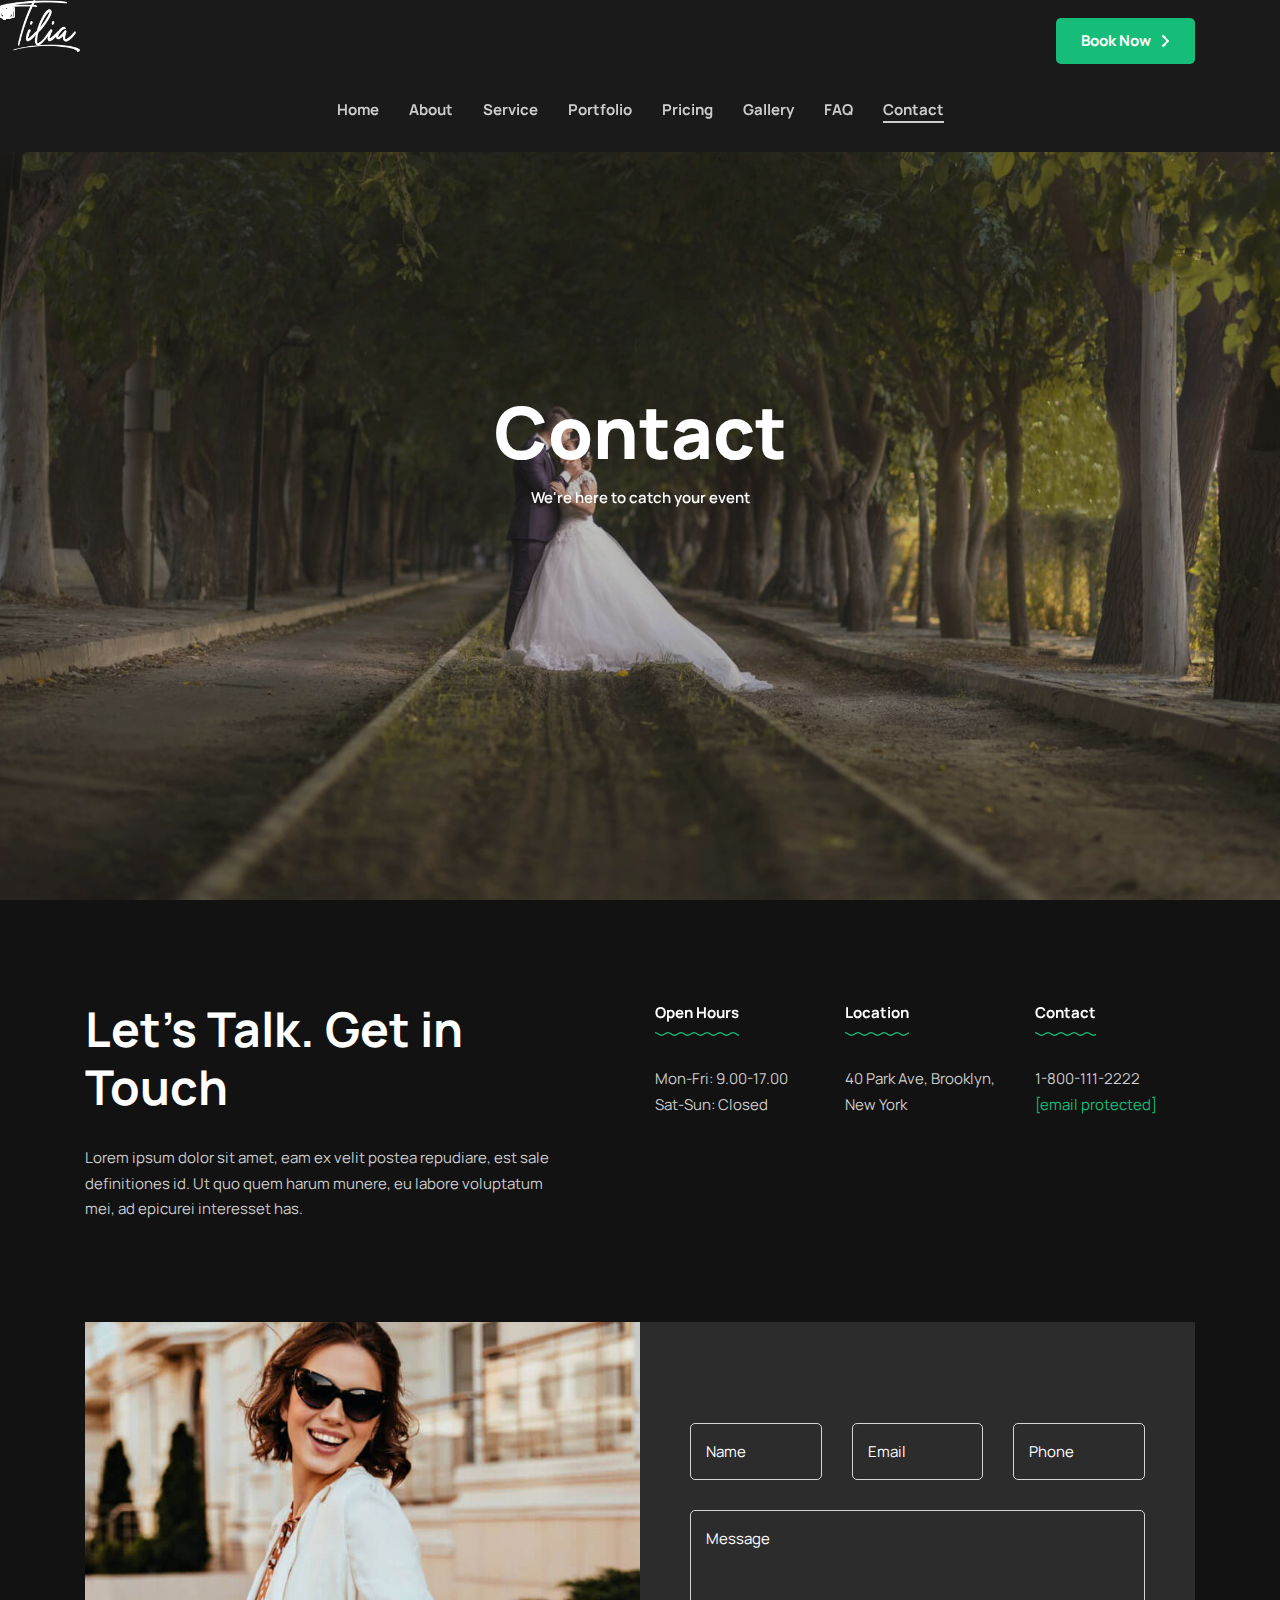
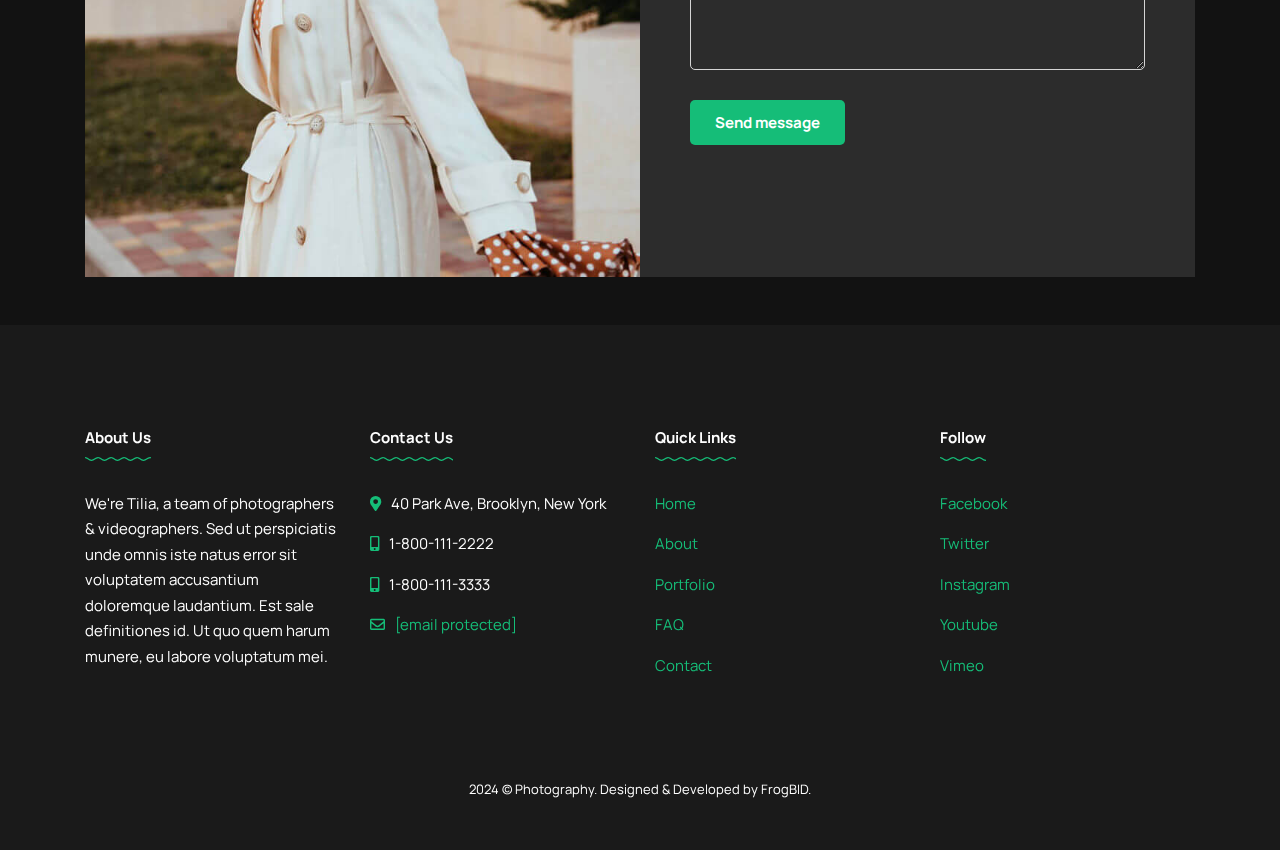
<file: contact.html>
<!DOCTYPE html>
<html lang="en-US">
<head>
    <meta charset="UTF-8">
    <meta content="width=device-width, initial-scale=1.0" name="viewport">
    <title>Contact - Photography FrogBID</title>
    <!-- Google Fonts -->
    <link href="https://fonts.googleapis.com/" rel="preconnect">
    <link crossorigin href="https://fonts.gstatic.com/" rel="preconnect">
    <link href="https://fonts.googleapis.com/css2?family=Manrope:wght@400;500;600;700;800&amp;display=swap"
          rel="stylesheet">
    <!-- Bootstrap CSS -->
    <link href='css/bootstrap/css/bootstrap.min.css' id='bootstrap-css' media='all' rel='stylesheet' type='text/css'/>
    <!-- Font Awesome Icons CSS -->
    <link href='css/fontawesome/css/font-awesome.min.css' id='font-awesome' media='all' rel='stylesheet'
          type='text/css'/>
    <!-- Main CSS File -->
    <link href='style.css' id='tilia-style-css' media='all' rel='stylesheet' type='text/css'/>
    <!-- favicons -->
    <link href="images/icons/favicon-32x32.png" rel="icon" sizes="32x32"/>
    <link href="images/icons/favicon-192x192.png" rel="icon" sizes="192x192"/>
    <link href="images/icons/favicon-180x180.png" rel="apple-touch-icon-precomposed"/>
</head>
<body class="home">

<div class="menu-mask">
    <!-- MOBILE MENU HOLDER -->
    <div class="container mobile-menu-holder">
        <div class="row">
            <div class="col-md-12">
                <button class="exit-mobile">
                    <svg id="btn-menu-close" style="enable-background:new 0 0 16 16;" version="1.1"
                         viewBox="0 0 16 16" x="0px" xml:space="preserve"
                         xmlns="http://www.w3.org/2000/svg" y="0px">
								<path d="M15.4,15.3l-0.1,0.1c-0.7,0.7-1.9,0.7-2.6,0L0.6,3.3c-0.7-0.7-0.7-1.9,0-2.6l0.1-0.1c0.7-0.7,1.9-0.7,2.6,0l12.1,12.1
									C16.2,13.4,16.2,14.6,15.4,15.3z"></path>
                        <path d="M0.7,15.4l-0.1-0.1c-0.7-0.7-0.7-1.9,0-2.6L12.7,0.6c0.7-0.7,1.9-0.7,2.6,0l0.1,0.1c0.7,0.7,0.7,1.9,0,2.6L3.3,15.4
									C2.6,16.2,1.4,16.2,0.7,15.4z"></path>
							</svg>
                </button>
            </div>
        </div>
        <div class="row">
            <div class="col-lg-7">
                <!-- MOBILE MENU -->
                <ul class="menu-mobile">
                    <li class="menu-item">
                        <a href="index.html">Home</a>
                    </li>
                    <li class="menu-item">
                        <a href="about.html">About</a>
                    </li>
                    <li class="menu-item">
                        <a href="services.html">Service</a>
                    </li>
                    <li class="menu-item">
                        <a href="portfolio.html">Portfolio</a>
                    </li>
                    <li class="menu-item">
                        <a href="pricing.html">Pricing</a>
                    </li>
                    <li class="menu-item">
                        <a href="gallery.html">Gallery</a>
                    </li>
                    <li class="menu-item">
                        <a href="faq.html">FAQ</a>
                    </li>
                    <li class="menu-item current-menu-item">
                        <a href="contact.html">Contact</a>
                    </li>
                </ul>
                <!-- /MOBILE MENU -->
            </div>
            <!-- /col-lg-7 -->
            <div class="col-lg-5">
                <div class="menu-contact">
                    <div class="mobile-content">
                        <h5 class="widgettitle">Main Office</h5>
                        <div class="mobile-address"> 40 Park Ave, Brooklyn, New York <br> 1-800-111-2222 <br> <a
                                class="__cf_email__" data-cfemail="385b57564c595b4c785d40595548545d165b5755"
                                href="https://matchthemes.com/cdn-cgi/l/email-protection">[email&#160;protected]</a></div>
                        <h5 class="widgettitle">Social</h5>
                        <ul class="social-media">
                            <li><a class="social-facebook" href="#" target="_blank">Facebook</a></li>
                            <li><a class="social-twitter" href="#" target="_blank">Twitter</a></li>
                            <li><a class="social-instagram" href="#" target="_blank">Instagram</a></li>
                            <li><a class="social-email" href="https://matchthemes.com/cdn-cgi/l/email-protection#2407"
                                   target="_blank">Email</a></li>
                        </ul>
                    </div>
                </div>
            </div>
            <!-- /col-lg-5 -->
        </div>
        <!-- /row -->
    </div>
    <!-- /container -->
</div>
<!-- /MOBILE MENU HOLDER -->

<!-- HEADER -->
<header class="main-header header-5">
    <div class="container">
        <div class="top-header top-header-5">
            <div class="header-social header-social-5">
                <ul class="social-media">
                    <li><a class="social-facebook" href="#" target="_blank"><i class="fab fa-facebook-f"></i></a></li>
                    <li><a class="social-twitter" href="#" target="_blank"><i class="fab fa-twitter"></i></a></li>
                    <li><a class="social-instagram" href="#" target="_blank"><i class="fab fa-instagram"></i></a></li>
                    <li><a class="social-email" href="https://matchthemes.com/cdn-cgi/l/email-protection#391a"
                           target="_blank"><i class="far fa-envelope"></i></a></li>
                </ul>
            </div>
            <div class="logo logo-5 logo-white"><a href="index.html"><img alt="Tilia" class="img-fluid"
                                                                          height="90" src="images/logo-tilia.png" width="139"></a></div>
            <div class="logo logo-5 logo-dark"><a href="index.html"><img alt="Tilia"
                                                                         class="img-fluid" height="90"
                                                                         src="images/logo-dark-tilia.png" width="139"></a></div>
            <div class="btn-header btn-header-5"><a class="read-more" href="#">Book Now</a></div>
            <!-- mobile menu button -->
            <div class="nav-button-holder nav-button-holder-5">
                <button class="nav-button" type="button">
                    <svg id="btn-menu-open" style="enable-background:new 0 0 16 16;" version="1.1"
                         viewBox="0 0 16 16" x="0px" xml:space="preserve"
                         xmlns="http://www.w3.org/2000/svg" y="0px">
								<g>
									<path d="M2,4L2,4C0.9,4,0,3.1,0,2v0c0-1.1,0.9-2,2-2h0c1.1,0,2,0.9,2,2v0C4,3.1,3.1,4,2,4z"></path>
                                    <path d="M8,4L8,4C6.9,4,6,3.1,6,2v0c0-1.1,0.9-2,2-2h0c1.1,0,2,0.9,2,2v0C10,3.1,9.1,4,8,4z"></path>
                                    <path d="M14,4L14,4c-1.1,0-2-0.9-2-2v0c0-1.1,0.9-2,2-2h0c1.1,0,2,0.9,2,2v0C16,3.1,15.1,4,14,4z"></path>
                                    <path d="M2,10L2,10c-1.1,0-2-0.9-2-2v0c0-1.1,0.9-2,2-2h0c1.1,0,2,0.9,2,2v0C4,9.1,3.1,10,2,10z"></path>
                                    <path d="M8,10L8,10c-1.1,0-2-0.9-2-2v0c0-1.1,0.9-2,2-2h0c1.1,0,2,0.9,2,2v0C10,9.1,9.1,10,8,10z"></path>
                                    <path d="M14,10L14,10c-1.1,0-2-0.9-2-2v0c0-1.1,0.9-2,2-2h0c1.1,0,2,0.9,2,2v0C16,9.1,15.1,10,14,10z"></path>
                                    <path d="M2,16L2,16c-1.1,0-2-0.9-2-2v0c0-1.1,0.9-2,2-2h0c1.1,0,2,0.9,2,2v0C4,15.1,3.1,16,2,16z"></path>
                                    <path d="M8,16L8,16c-1.1,0-2-0.9-2-2v0c0-1.1,0.9-2,2-2h0c1.1,0,2,0.9,2,2v0C10,15.1,9.1,16,8,16z"></path>
                                    <path d="M14,16L14,16c-1.1,0-2-0.9-2-2v0c0-1.1,0.9-2,2-2h0c1.1,0,2,0.9,2,2v0C16,15.1,15.1,16,14,16z"></path>
								</g>
							</svg>
                </button>
            </div>
            <!-- /mobile menu button -->
        </div>
        <!-- /top-header -->
        <div class="header-container5">
            <nav class="nav-holder nav-holder-5">
                <ul class="menu-nav">
                    <li class="menu-item">
                        <a href="index.html">Home</a>
                    </li>
                    <li class="menu-item">
                        <a href="about.html">About</a>
                    </li>
                    <li class="menu-item">
                        <a href="services.html">Service</a>
                    </li>
                    <li class="menu-item">
                        <a href="portfolio.html">Portfolio</a>
                    </li>
                    <li class="menu-item">
                        <a href="pricing.html">Pricing</a>
                    </li>
                    <li class="menu-item">
                        <a href="gallery.html">Gallery</a>
                    </li>
                    <li class="menu-item">
                        <a href="faq.html">FAQ</a>
                    </li>
                    <li class="menu-item current-menu-item">
                        <a href="contact.html">Contact</a>
                    </li>
                </ul>
            </nav>
        </div>
    </div>
</header>
<!-- /HEADER -->

<!-- TOP HEADER IMAGE -->
<div class="top-single-bkg topsinglepage">
    <div class="topsingleimg"><img alt="" height="1080" src="images/pages/contact-page.jpg" width="1920"></div>
    <div class="inner-desc">
        <div class="container">
            <h1 class="display-2 single-post-title"> Contact</h1>
            <span class="post-subtitle"> We're here to catch your event</span>
        </div>
    </div>
</div>
<!-- /TOP HEADER IMAGE -->

<!-- WRAP CONTENT -->
<div class="page-content custom-page-template" id="wrap-content">
    <!-- SECTION 1 -->
    <div class="section-holder contact-3-1" id="contact-3-1">
        <div class="container">
            <div class="row">
                <div class="col-lg-6 margin-bm50">
                    <div class="margin-r50">
                        <h2 class="display-4 margin-b30">Let's Talk. Get in Touch</h2>
                        <p>Lorem ipsum dolor sit amet, eam ex velit postea repudiare, est sale definitiones id. Ut quo
                            quem harum munere, eu labore voluptatum mei, ad epicurei interesset has.</p>
                    </div>
                </div>
                <!-- /col-lg-6 -->
                <div class="col-lg-6">
                    <div class="row">
                        <div class="col-md-4">
                            <h5 class="widgettitle">Open Hours</h5>
                            <p>Mon-Fri: 9.00-17.00<br>Sat-Sun: Closed</p>
                        </div>
                        <!-- /col-md-4 -->
                        <div class="col-md-4">
                            <h5 class="widgettitle">Location</h5>
                            <p>40 Park Ave, Brooklyn,<br> New York</p>
                        </div>
                        <!-- /col-md-4 -->
                        <div class="col-md-4">
                            <h5 class="widgettitle">Contact</h5>
                            <p>1-800-111-2222<br> <a class="__cf_email__"
                                                     data-cfemail="4d2e2223392c2e390d28352c203d2128632e2220"
                                                     href="https://matchthemes.com/cdn-cgi/l/email-protection">[email&#160;protected]</a>
                            </p>
                        </div>
                        <!-- /col-md-4 -->
                    </div>
                    <!-- /row -->
                </div>
                <!-- /col-lg-6 -->
            </div>
            <!-- /row -->
        </div>
        <!-- /container -->
    </div>
    <!-- /SECTION 1 -->
    <!-- SECTION 2 -->
    <div class="contact-3-2" id="contact-3-2">
        <div class="container">
            <div class="row g-0">
                <div class="col-lg-6">
                    <img alt="" class="img-fluid" src="images/portfolio/gal-grid/gal-grid-04.jpg"/>
                </div>
                <!-- /col-lg-6 -->
                <div class="col-lg-6 same-height section-background">
                    <div class="padding-50">
                        <div id="contact-form-holder">
                            <form action='' id="contact-form"
                                  method="post">
                                <div class="row">
                                    <div class="col-md-4 margin-b30"><input class="comm-field" name="name" placeholder="Name"
                                                                            type="text"/></div>
                                    <div class="col-md-4 margin-b30"><input class="comm-field" name="email" placeholder="Email"
                                                                            type="text"/></div>
                                    <div class="col-md-4 margin-b30"><input class="comm-field" name="phone" placeholder="Phone"
                                                                            type="text"/></div>
                                </div>
                                <div class="margin-b30"><textarea id="msg-contact" name="message" placeholder="Message"
                                                                  rows="5"></textarea></div>
                                <p class="antispam">Leave this empty: <input name="url" type="text"/></p>
                                <p><input class="submit" type="submit" value="Send message"/></p>
                            </form>
                        </div>
                        <!-- contact-form-holder-->
                        <div id="output-contact"></div>
                    </div>
                    <!-- /section-background -->
                </div>
                <!-- /col-lg-6 -->
            </div>
            <!-- /row -->
        </div>
        <!-- /container -->
    </div>
    <!-- /SECTION 2 -->
</div>
<!-- /WRAP CONTENT -->

<!-- FOOTER -->
<footer class="mt-5">
    <div class="container">
        <div class="footer-widgets">
            <div class="row">
                <div class="col-lg-3 col-sm-6">
                    <div class="foo-block">
                        <div class="widget_text widget widget-footer">
                            <h5 class="widgettitle">About Us</h5>
                            <div class="textwidget">
                                <p>We're Tilia, a team of photographers & videographers. Sed ut perspiciatis unde omnis
                                    iste natus error sit voluptatem accusantium doloremque laudantium. Est sale
                                    definitiones id. Ut quo quem harum munere, eu labore voluptatum mei.</p>
                            </div>
                        </div>
                    </div>
                </div>
                <!-- /col-lg-3 -->
                <div class="col-lg-3 col-sm-6">
                    <div class="foo-block">
                        <div class="widget_text widget widget-footer">
                            <h5 class="widgettitle">Contact Us</h5>
                            <ul class="footer-contact">
                                <li><i class="fas fa-map-marker-alt"></i><span>40 Park Ave, Brooklyn, New York</span>
                                </li>
                                <li><i class="fas fa-mobile-alt"></i><span>1-800-111-2222</span></li>
                                <li><i class="fas fa-mobile-alt"></i><span>1-800-111-3333</span></li>
                                <li><i class="far fa-envelope"></i><span><a
                                        class="__cf_email__" data-cfemail="40232f2e34212334002538212d302c256e232f2d"
                                        href="#">[email&#160;protected]</a></span>
                                </li>
                            </ul>
                        </div>
                    </div>
                </div>
                <!-- /col-lg-3 -->
                <div class="col-lg-3 col-sm-6">
                    <div class="foo-block">
                        <div class="widget_text widget widget-footer">
                            <h5 class="widgettitle">Quick Links</h5>
                            <ul>
                                <li><a href="index.html">Home</a></li>
                                <li><a href="about.html">About</a></li>
                                <li><a href="portfolio.html">Portfolio</a></li>
                                <li><a href="faq.html">FAQ</a></li>
                                <li><a href="contact.html">Contact</a></li>
                            </ul>
                        </div>
                    </div>
                </div>
                <div class="col-lg-3 col-sm-6">
                    <div class="foo-block foo-last">
                        <div class="widget widget-footer">
                            <h5 class="widgettitle">Follow</h5>
                            <ul>
                                <li><a href="#">Facebook</a></li>
                                <li><a href="#">Twitter</a></li>
                                <li><a href="#">Instagram</a></li>
                                <li><a href="#">Youtube</a></li>
                                <li><a href="#">Vimeo</a></li>
                            </ul>
                        </div>
                    </div>
                </div>
            </div>
        </div>
        <div class="copyright">
            <div class="footer-copy"><span class="footer-year">2024</span> &copy; Photography. Designed & Developed by FrogBID.</div>
        </div>
    </div>
</footer>
<!-- /FOOTER -->

<div class="scrollup">
    <a class="scrolltop" href="#">
        <i class="fa fa-chevron-up"></i>
    </a>
</div>
<!-- JS -->
<script src='js/jquery.js'></script>
<script src='js/jquery-migrate.min.js'></script>
<script src='css/bootstrap/js/popper.min.js'></script>
<script src='css/bootstrap/js/bootstrap.min.js'></script>
<script src='js/jquery.easing.min.js'></script>
<script src='js/swiper.js'></script>
<script src='js/isotope.js'></script>
<script src='js/simple-lightbox.js'></script>
<!-- MAIN JS -->
<script src='js/init.js'></script>
<!-- CONTACT FORM JS -->
<script src='js/jquery.form.min.js'></script>
<script src='js/contactform.js'></script>
</body>
</html>
</file>
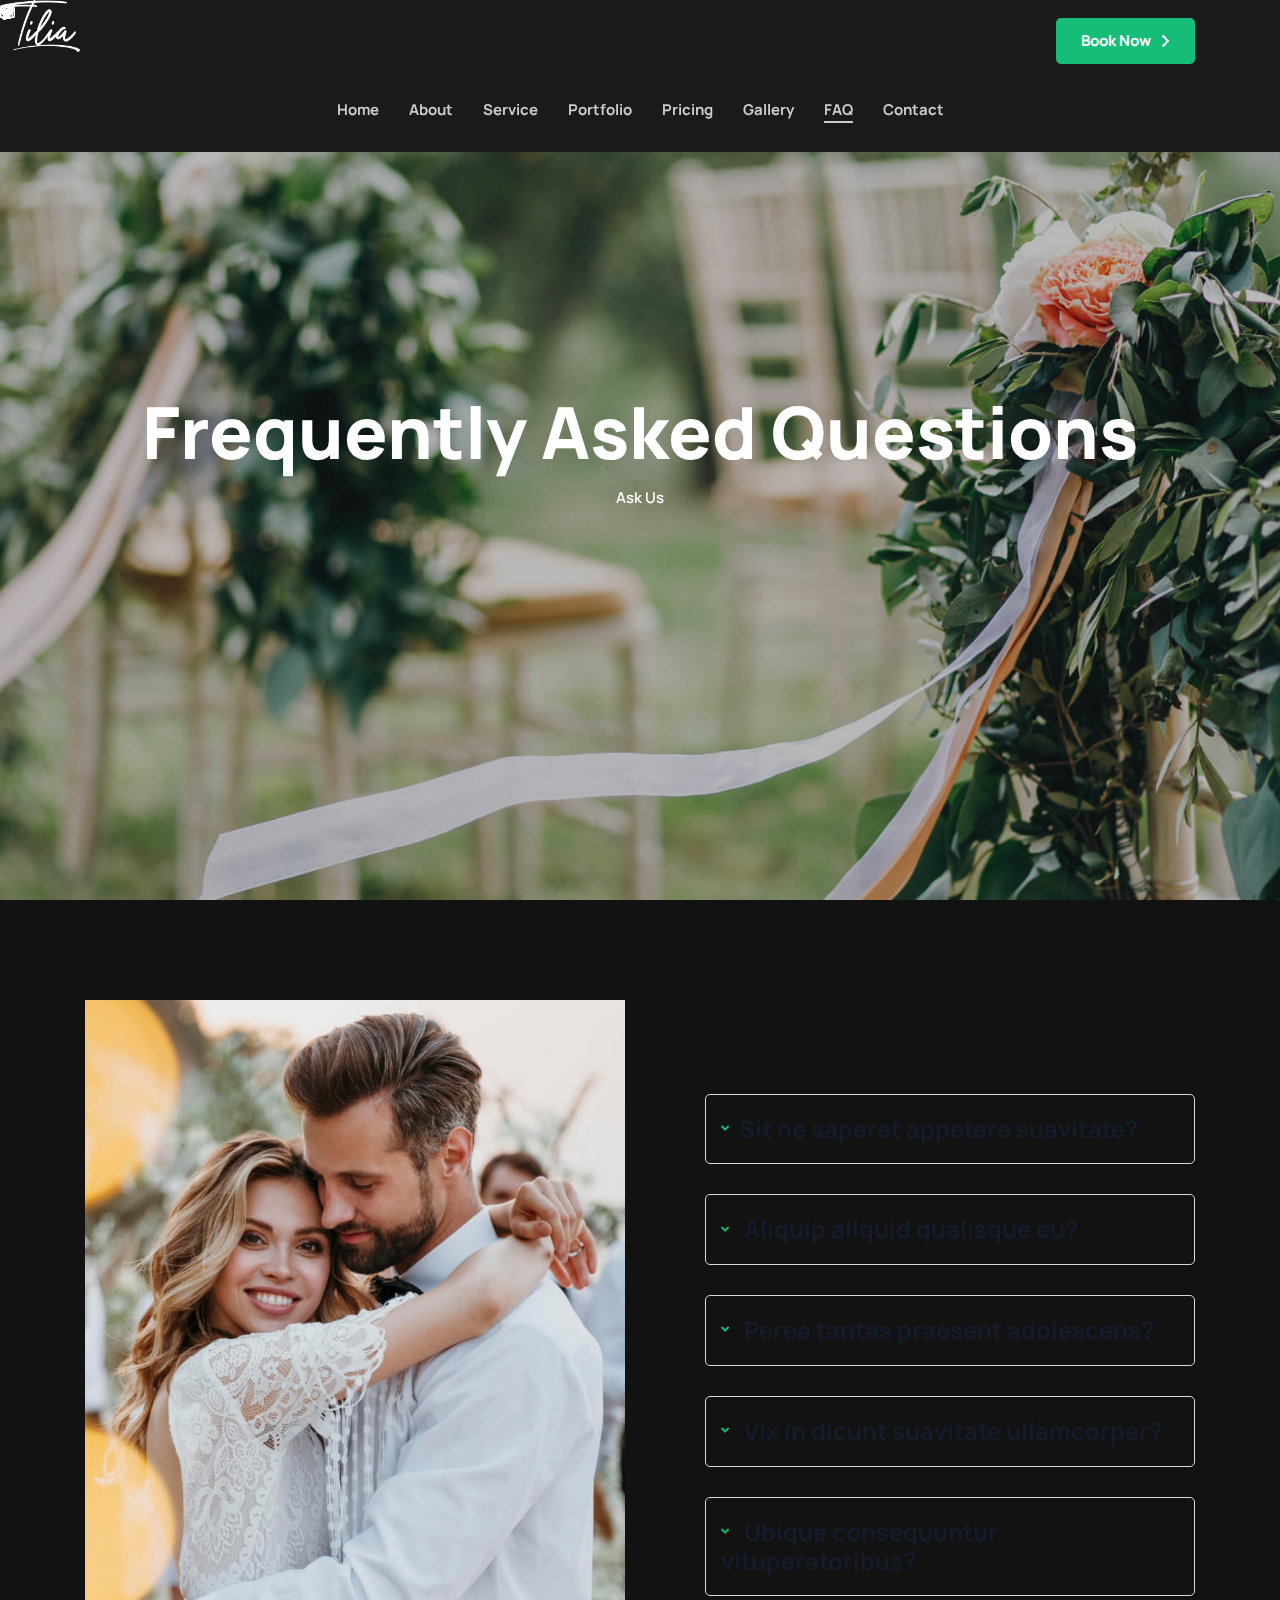
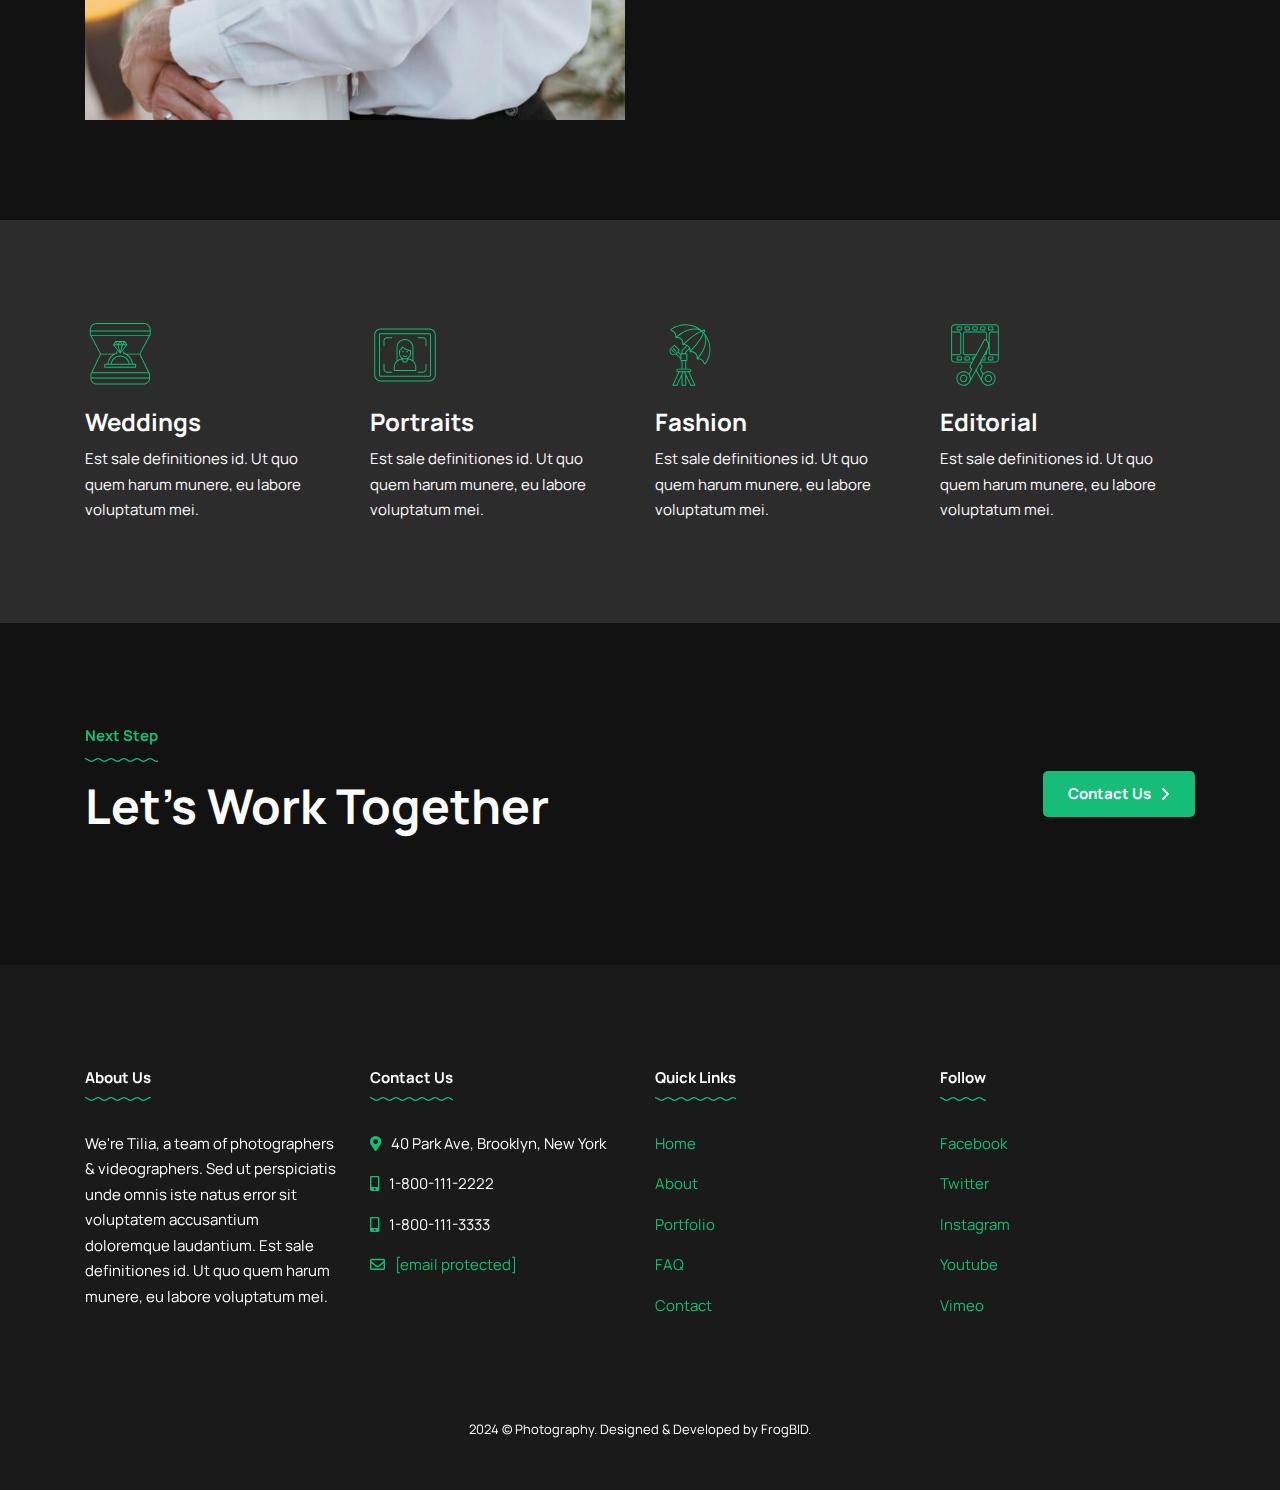
<file: faq.html>
<!DOCTYPE html>
<html lang="en-US">
<head>
    <meta charset="UTF-8">
    <meta content="width=device-width, initial-scale=1.0" name="viewport">
    <title>FAQ - Photography FrogBID</title>
    <!-- Google Fonts -->
    <link href="https://fonts.googleapis.com/" rel="preconnect">
    <link crossorigin href="https://fonts.gstatic.com/" rel="preconnect">
    <link href="https://fonts.googleapis.com/css2?family=Manrope:wght@400;500;600;700;800&amp;display=swap"
          rel="stylesheet">
    <!-- Bootstrap CSS -->
    <link href='css/bootstrap/css/bootstrap.min.css' id='bootstrap-css' media='all' rel='stylesheet' type='text/css'/>
    <!-- Font Awesome Icons CSS -->
    <link href='css/fontawesome/css/font-awesome.min.css' id='font-awesome' media='all' rel='stylesheet'
          type='text/css'/>
    <!-- Main CSS File -->
    <link href='style.css' id='tilia-style-css' media='all' rel='stylesheet' type='text/css'/>
    <!-- favicons -->
    <link href="images/icons/favicon-32x32.png" rel="icon" sizes="32x32"/>
    <link href="images/icons/favicon-192x192.png" rel="icon" sizes="192x192"/>
    <link href="images/icons/favicon-180x180.png" rel="apple-touch-icon-precomposed"/>
</head>
<body class="home">

<div class="menu-mask">
    <!-- MOBILE MENU HOLDER -->
    <div class="container mobile-menu-holder">
        <div class="row">
            <div class="col-md-12">
                <button class="exit-mobile">
                    <svg id="btn-menu-close" style="enable-background:new 0 0 16 16;" version="1.1"
                         viewBox="0 0 16 16" x="0px" xml:space="preserve"
                         xmlns="http://www.w3.org/2000/svg" y="0px">
								<path d="M15.4,15.3l-0.1,0.1c-0.7,0.7-1.9,0.7-2.6,0L0.6,3.3c-0.7-0.7-0.7-1.9,0-2.6l0.1-0.1c0.7-0.7,1.9-0.7,2.6,0l12.1,12.1
									C16.2,13.4,16.2,14.6,15.4,15.3z"></path>
                        <path d="M0.7,15.4l-0.1-0.1c-0.7-0.7-0.7-1.9,0-2.6L12.7,0.6c0.7-0.7,1.9-0.7,2.6,0l0.1,0.1c0.7,0.7,0.7,1.9,0,2.6L3.3,15.4
									C2.6,16.2,1.4,16.2,0.7,15.4z"></path>
							</svg>
                </button>
            </div>
        </div>
        <div class="row">
            <div class="col-lg-7">
                <!-- MOBILE MENU -->
                <ul class="menu-mobile">
                    <li class="menu-item">
                        <a href="index.html">Home</a>
                    </li>
                    <li class="menu-item">
                        <a href="about.html">About</a>
                    </li>
                    <li class="menu-item">
                        <a href="services.html">Service</a>
                    </li>
                    <li class="menu-item">
                        <a href="portfolio.html">Portfolio</a>
                    </li>
                    <li class="menu-item">
                        <a href="pricing.html">Pricing</a>
                    </li>
                    <li class="menu-item">
                        <a href="gallery.html">Gallery</a>
                    </li>
                    <li class="menu-item current-menu-item">
                        <a href="faq.html">FAQ</a>
                    </li>
                    <li class="menu-item">
                        <a href="contact.html">Contact</a>
                    </li>
                </ul>
                <!-- /MOBILE MENU -->
            </div>
            <!-- /col-lg-7 -->
            <div class="col-lg-5">
                <div class="menu-contact">
                    <div class="mobile-content">
                        <h5 class="widgettitle">Main Office</h5>
                        <div class="mobile-address"> 40 Park Ave, Brooklyn, New York <br> 1-800-111-2222 <br> <a
                                class="__cf_email__" data-cfemail="385b57564c595b4c785d40595548545d165b5755"
                                href="https://matchthemes.com/cdn-cgi/l/email-protection">[email&#160;protected]</a></div>
                        <h5 class="widgettitle">Social</h5>
                        <ul class="social-media">
                            <li><a class="social-facebook" href="#" target="_blank">Facebook</a></li>
                            <li><a class="social-twitter" href="#" target="_blank">Twitter</a></li>
                            <li><a class="social-instagram" href="#" target="_blank">Instagram</a></li>
                            <li><a class="social-email" href="https://matchthemes.com/cdn-cgi/l/email-protection#2407"
                                   target="_blank">Email</a></li>
                        </ul>
                    </div>
                </div>
            </div>
            <!-- /col-lg-5 -->
        </div>
        <!-- /row -->
    </div>
    <!-- /container -->
</div>
<!-- /MOBILE MENU HOLDER -->

<!-- HEADER -->
<header class="main-header header-5">
    <div class="container">
        <div class="top-header top-header-5">
            <div class="header-social header-social-5">
                <ul class="social-media">
                    <li><a class="social-facebook" href="#" target="_blank"><i class="fab fa-facebook-f"></i></a></li>
                    <li><a class="social-twitter" href="#" target="_blank"><i class="fab fa-twitter"></i></a></li>
                    <li><a class="social-instagram" href="#" target="_blank"><i class="fab fa-instagram"></i></a></li>
                    <li><a class="social-email" href="https://matchthemes.com/cdn-cgi/l/email-protection#391a"
                           target="_blank"><i class="far fa-envelope"></i></a></li>
                </ul>
            </div>
            <div class="logo logo-5 logo-white"><a href="index.html"><img alt="Tilia" class="img-fluid"
                                                                          height="90" src="images/logo-tilia.png" width="139"></a></div>
            <div class="logo logo-5 logo-dark"><a href="index.html"><img alt="Tilia"
                                                                         class="img-fluid" height="90"
                                                                         src="images/logo-dark-tilia.png" width="139"></a></div>
            <div class="btn-header btn-header-5"><a class="read-more" href="#">Book Now</a></div>
            <!-- mobile menu button -->
            <div class="nav-button-holder nav-button-holder-5">
                <button class="nav-button" type="button">
                    <svg id="btn-menu-open" style="enable-background:new 0 0 16 16;" version="1.1"
                         viewBox="0 0 16 16" x="0px" xml:space="preserve"
                         xmlns="http://www.w3.org/2000/svg" y="0px">
								<g>
									<path d="M2,4L2,4C0.9,4,0,3.1,0,2v0c0-1.1,0.9-2,2-2h0c1.1,0,2,0.9,2,2v0C4,3.1,3.1,4,2,4z"></path>
                                    <path d="M8,4L8,4C6.9,4,6,3.1,6,2v0c0-1.1,0.9-2,2-2h0c1.1,0,2,0.9,2,2v0C10,3.1,9.1,4,8,4z"></path>
                                    <path d="M14,4L14,4c-1.1,0-2-0.9-2-2v0c0-1.1,0.9-2,2-2h0c1.1,0,2,0.9,2,2v0C16,3.1,15.1,4,14,4z"></path>
                                    <path d="M2,10L2,10c-1.1,0-2-0.9-2-2v0c0-1.1,0.9-2,2-2h0c1.1,0,2,0.9,2,2v0C4,9.1,3.1,10,2,10z"></path>
                                    <path d="M8,10L8,10c-1.1,0-2-0.9-2-2v0c0-1.1,0.9-2,2-2h0c1.1,0,2,0.9,2,2v0C10,9.1,9.1,10,8,10z"></path>
                                    <path d="M14,10L14,10c-1.1,0-2-0.9-2-2v0c0-1.1,0.9-2,2-2h0c1.1,0,2,0.9,2,2v0C16,9.1,15.1,10,14,10z"></path>
                                    <path d="M2,16L2,16c-1.1,0-2-0.9-2-2v0c0-1.1,0.9-2,2-2h0c1.1,0,2,0.9,2,2v0C4,15.1,3.1,16,2,16z"></path>
                                    <path d="M8,16L8,16c-1.1,0-2-0.9-2-2v0c0-1.1,0.9-2,2-2h0c1.1,0,2,0.9,2,2v0C10,15.1,9.1,16,8,16z"></path>
                                    <path d="M14,16L14,16c-1.1,0-2-0.9-2-2v0c0-1.1,0.9-2,2-2h0c1.1,0,2,0.9,2,2v0C16,15.1,15.1,16,14,16z"></path>
								</g>
							</svg>
                </button>
            </div>
            <!-- /mobile menu button -->
        </div>
        <!-- /top-header -->
        <div class="header-container5">
            <nav class="nav-holder nav-holder-5">
                <ul class="menu-nav">
                    <li class="menu-item">
                        <a href="index.html">Home</a>
                    </li>
                    <li class="menu-item">
                        <a href="about.html">About</a>
                    </li>
                    <li class="menu-item">
                        <a href="services.html">Service</a>
                    </li>
                    <li class="menu-item">
                        <a href="portfolio.html">Portfolio</a>
                    </li>
                    <li class="menu-item">
                        <a href="pricing.html">Pricing</a>
                    </li>
                    <li class="menu-item">
                        <a href="gallery.html">Gallery</a>
                    </li>
                    <li class="menu-item current-menu-item">
                        <a href="faq.html">FAQ</a>
                    </li>
                    <li class="menu-item">
                        <a href="contact.html">Contact</a>
                    </li>
                </ul>
            </nav>
        </div>
    </div>
</header>
<!-- /HEADER -->

<!-- TOP HEADER IMAGE -->
<div class="top-single-bkg topsinglepage">
    <div class="topsingleimg"><img alt="" height="1080" src="images/pages/portfolio1-page.jpg" width="1920"></div>
    <div class="inner-desc">
        <div class="container">
            <h1 class="display-2 single-post-title">Frequently Asked Questions</h1>
            <span class="post-subtitle"> Ask Us</span>
        </div>
    </div>
</div>
<!-- /TOP HEADER IMAGE -->

<!-- WRAP CONTENT -->
<div class="page-content page-holder custom-page-template page-full fullscreen-page clearfix" id="wrap-content">
    <!-- SECTION 1 -->
    <div class="section-holder faqpage-1" id="faqpage-1">
        <div class="container">
            <div class="row align-items-center">
                <div class="col-lg-6 margin-bm50">
                    <img alt=" " class="img-fluid" src="images/pages/faq-1.jpg"/>
                </div>
                <!-- /col-lg-6 -->
                <div class="col-lg-6">
                    <div class="margin-l50">
                        <ul class="faq-list">
                            <li>
                                <div class="faq-title"><a href="#faq1">Sit ne saperet appetere suavitate?</a>
                                </div>
                                <div class="faq-section" id="faq1">
                                    <p>Te essent lobortis mea. Fugit dolores no ius, te simul ancillae voluptatibus sea.
                                        Magna nullam ad mei. Et quo partem euismod, an ornatus impedit nam, ad quaeque
                                        aliquam pro. No usu mutat inimicus consetetur, et nostro labitur voluptatibus
                                        sea. Eum vidit scripta voluptaria ad, in cum dictas perpetua. Democritum
                                        repudiandae in nec, vel eu deleniti neglegentur.</p>
                                </div>
                            </li>
                            <li>
                                <div class="faq-title"><a href="#faq2">
                                    Aliquip aliquid qualisque eu?</a>
                                </div>
                                <div class="faq-section" id="faq2">
                                    <p>Sea et quodsi minimum intellegebat, eirmod lobortis at his. Pri eu melius
                                        nostrud, magna euripidis duo in, evertitur prodesset quaerendum ei pri. Vel
                                        pertinax quaerendum ut, id esse quas partiendo mea. Porro putant aliquam eu mel.
                                        Sit cu voluptaria elaboraret, at affert iudicabit pro, su harum saperet debitis
                                        ex.</p>
                                </div>
                            </li>
                            <li>
                                <div class="faq-title"><a href="#faq3">
                                    Perea tantas praesent adolescens?</a>
                                </div>
                                <div class="faq-section" id="faq3">
                                    <p>Cum ea meliore eleifend, mel dolores prodesset eu. Zril tollit mandamus pro et,
                                        eos ei feugiat labores explicari. Ius ut quis sumo soluta, sea viris scribentur
                                        ei. Cum nisl oblique vulputate ex, eos cu wisi petentium. Feugiat hendrerit in
                                        mel, in dico reque adversarium ius.</p>
                                </div>
                            </li>
                            <li>
                                <div class="faq-title"><a href="#faq4">
                                    Vix in dicunt suavitate ullamcorper?</a>
                                </div>
                                <div class="faq-section" id="faq4">
                                    <p>No vim quem impetus. Mea eu putent possim tamquam. Putant mentitum temporibus in
                                        eum, est et suas mutat assueverit, inani commodo accumsan mel in. Qui in epicuri
                                        postulant hendrerit, nec et veri harum eirmod.</p>
                                </div>
                            </li>
                            <li>
                                <div class="faq-title"><a href="#faq5">
                                    Ubique consequuntur vituperatoribus?</a>
                                </div>
                                <div class="faq-section" id="faq5">
                                    <p>Duis dicat eos ei. Eam quem dissentiunt reprehendunt in, in eos esse facete
                                        aeterno. Nec no intellegam neglegentur. Pri wisi delenit pertinacia et, mel id
                                        mundi simul. Legere consequuntur his id, eos ei nostro utamur. Eu discere
                                        legimus sed, te alii omittantur nec.</p>
                                </div>
                            </li>
                        </ul>
                    </div>
                </div>
                <!-- /col-lg-6 -->
            </div>
            <!-- /row -->
        </div>
        <!-- /container -->
    </div>
    <!-- /SECTION 1 -->
    <!-- SECTION 2 -->
    <div class="section-holder section-info faqpage-2" id="faqpage-2">
        <div class="container padding-tb50">
            <div class="row">
                <div class="col-md-6 col-lg-3 mobile-margin-b30">
                    <div class="icon-svg margin-b10">
                        <svg class="icon-1" height="512"
							 style="enable-background:new 0 0 512  512" viewBox="0 0 74 74" width="512" x="0" xml:space="preserve"
							 xmlns="http://www.w3.org/2000/svg" y="0"><g><g xmlns="http://www.w3.org/2000/svg"><path d="m69.41 10.06c0-3.81-3.19-6.91-7.11-6.91h-50.12c-3.92 0-7.11 3.1-7.11 6.91v4.89c0 .45.15.86.4 1.2l10.5 19.84-9.51 19.72c-.47.38-.77.97-.77 1.62v3.89.02c0 3.81 3.13 6.91 6.98 6.91h49.16c3.85 0 6.98-3.1 6.98-6.91v-.02-3.89c0-.71-.35-1.33-.87-1.71l-9.42-19.63 10.56-19.92c.21-.32.34-.71.34-1.12zm-63.34 0c0-3.26 2.74-5.91 6.11-5.91h50.12c3.37 0 6.11 2.65 6.11 5.91v1.06h-62.34zm23.45 26.54c-3.19 2.22-5.33 5.77-5.73 9.74h-2.91c-.28 0-.5.22-.5.5v3.01c0 .28.22.5.5.5h32.69c.28 0 .5-.22.5-.5v-3.01c0-.28-.22-.5-.5-.5h-2.91c-.4-3.98-2.54-7.52-5.73-9.74h12.77l8.94 18.63h-58.85l9-18.63zm23.56 10.75v2.01h-31.7v-2.01zm-24.79-1c.67-4.36 4.48-7.71 8.94-7.71s8.28 3.35 8.95 7.71zm29.3-10.75h-14.34c-.6-.3-1.23-.56-1.88-.77v-1.29c0-.28-.22-.5-.5-.5s-.5.22-.5.5v1.66c0 .22.15.42.36.48 4.86 1.41 8.38 5.66 8.93 10.66h-2.48c-.68-4.92-4.96-8.71-9.96-8.71s-9.27 3.79-9.95 8.71h-2.47c.54-5 4.06-9.25 8.93-10.66.21-.06.36-.26.36-.48v-1.66c0-.28-.22-.5-.5-.5s-.5.22-.5.5v1.29c-.65.21-1.28.47-1.88.77h-14.31l-9.85-18.6h60.4zm4.24 31.55h-49.17c-3.13 0-5.7-2.39-5.96-5.43h61.08c-.24 3.04-2.82 5.43-5.95 5.43zm5.98-6.43h-61.13v-3.39c0-.6.48-1.1 1.06-1.1h59c.59 0 1.06.49 1.06 1.1v3.39zm.6-45.77c0 .58-.49 1.06-1.09 1.06h-60.15c-.61 0-1.1-.48-1.1-1.06v-2.83h62.34z"></path><path
                                d="m42.35 22.47c-.09-.14-.25-.22-.41-.22h-9.44c-.17 0-.32.08-.41.22l-2.37 3.48c-.01.01-.22.35.02.6l7.08 8.73c.31.33.68.12.78 0l7.09-8.73c.01-.01.24-.2.03-.6zm-1.33.79-1.43 2.09-1.43-2.09zm-2.38 2.48h-2.85l1.43-2.09zm-2.37-2.48-1.41 2.07-1.41-2.07zm-3.77.38 1.43 2.09h-2.85zm-1.32 3.1h3.28l1.9 6.56zm6.03 6.32-1.72-6.33h3.44zm1.01.13 1.75-6.45h3.28zm2.31-7.45 1.41-2.07 1.41 2.07z"></path></g></g></svg>
                    </div>
                    <!-- /icon-svg -->
                    <h5 class="margin-b10">Weddings</h5>
                    <p>Est sale definitiones id. Ut quo quem harum munere, eu labore voluptatum mei.</p>
                </div>
                <!-- /col-md-6 -->
                <div class="col-md-6 col-lg-3 mobile-margin-b30">
                    <div class="icon-svg margin-b10">
                        <svg class="icon-2" height="512"
							 style="enable-background:new 0 0 512 512" viewBox="0 0 74 74" width="512" x="0" xml:space="preserve"
							 xmlns="http://www.w3.org/2000/svg" y="0"><g><g xmlns="http://www.w3.org/2000/svg"><path class="" d="m62.75 9.07h-51.5c-3.72 0-6.75 3.03-6.75 6.76v42.34c0 3.73 3.03 6.76 6.75 6.76h51.5c3.72 0 6.75-3.03 6.75-6.76v-42.34c0-3.73-3.03-6.76-6.75-6.76zm5.75 49.1c0 3.18-2.58 5.76-5.75 5.76h-51.5c-3.17 0-5.75-2.58-5.75-5.76v-42.34c0-3.18 2.58-5.76 5.75-5.76h51.5c3.17 0 5.75 2.58 5.75 5.76z"></path><path
                                class=""
                                d="m62.75 14.07h-51.5c-.96 0-1.75.79-1.75 1.76v42.34c0 .97.79 1.76 1.75 1.76h51.5c.96 0 1.75-.79 1.75-1.76v-42.34c0-.97-.79-1.76-1.75-1.76zm.75 44.1c0 .42-.34.76-.75.76h-51.5c-.41 0-.75-.34-.75-.76v-42.34c0-.42.34-.76.75-.76h51.5c.41 0 .75.34.75.76z"></path><path
                                class=""
                                d="m23.16 18.36h-5.3c-1.96 0-3.55 1.59-3.55 3.55v5.3c0 .28.22.5.5.5s.5-.22.5-.5v-5.3c0-1.41 1.15-2.55 2.55-2.55h5.3c.28 0 .5-.22.5-.5s-.22-.5-.5-.5z"></path><path
                                class=""
                                d="m56.14 18.36h-5.3c-.28 0-.5.22-.5.5s.22.5.5.5h5.3c1.41 0 2.55 1.15 2.55 2.55v5.3c0 .28.22.5.5.5s.5-.22.5-.5v-5.3c0-1.96-1.59-3.55-3.55-3.55z"></path><path
                                class=""
                                d="m59.19 46.29c-.28 0-.5.22-.5.5v5.3c0 1.41-1.15 2.55-2.55 2.55h-5.3c-.28 0-.5.22-.5.5s.22.5.5.5h5.3c1.96 0 3.55-1.59 3.55-3.55v-5.3c0-.28-.22-.5-.5-.5z"></path><path
                                class=""
                                d="m23.16 54.64h-5.3c-1.41 0-2.55-1.15-2.55-2.55v-5.3c0-.28-.22-.5-.5-.5s-.5.22-.5.5v5.3c0 1.96 1.59 3.55 3.55 3.55h5.3c.28 0 .5-.22.5-.5s-.22-.5-.5-.5z"></path><path
                                class=""
                                d="m45.89 43.26v-14.2c0-2.37-.93-4.6-2.6-6.28s-3.9-2.61-6.29-2.61c-4.9 0-8.89 3.99-8.89 8.89v14.19c-1.88 1.72-3.05 4.19-3.05 6.95v3.12c0 .28.22.5.5.5h22.87c.28 0 .5-.22.5-.5v-3.12c0-2.75-1.16-5.21-3.04-6.94zm-16.78-14.2c0-4.35 3.54-7.89 7.89-7.89 2.11 0 4.09.82 5.58 2.31s2.31 3.47 2.31 5.58v13.39c-1.31-.91-2.87-1.49-4.56-1.63v-.02c1.78-1.12 2.97-3.09 2.97-5.34v-3.18c0-.26-.2-.48-.46-.5-2.96-.24-5.65-1.44-8.22-3.68-.12-.11-.29-.15-.45-.11s-.29.15-.35.3c-.74 1.89-1.66 3.04-2.83 3.52-.19.08-.31.26-.31.46v3.18c0 2.25 1.19 4.22 2.97 5.34v.02c-1.69.15-3.24.72-4.55 1.63v-13.38zm7.89 11.71c-2.92 0-5.3-2.38-5.3-5.3v-2.87c1.14-.58 2.06-1.67 2.8-3.3 2.42 1.97 5.05 3.12 7.81 3.44v2.72c0 2.93-2.38 5.31-5.31 5.31zm-2.34.54c.72.29 1.51.46 2.34.46s1.61-.16 2.34-.45v.43c0 1.29-1.05 2.34-2.33 2.34-.63 0-1.21-.24-1.66-.69s-.69-1.03-.69-1.66zm13.27 11.52h-21.86v-2.63c0-2.54 1.11-4.81 2.88-6.36.01-.01.02-.02.03-.03 1.28-1.1 2.9-1.82 4.69-1.99.02.86.36 1.67.97 2.28.63.63 1.47.98 2.36.98 1.81 0 3.28-1.45 3.33-3.26 1.79.17 3.4.88 4.68 1.98.03.03.06.06.09.08 1.74 1.54 2.83 3.8 2.83 6.31z"></path><path
                                class=""
                                d="m38.58 37.61c-.15.13-1.46 1.26-2.96-.01-.21-.18-.53-.15-.71.06s-.15.53.06.71c.73.62 1.46.84 2.12.84.93 0 1.72-.44 2.17-.85.2-.19.22-.5.03-.71-.19-.22-.5-.23-.71-.04z"></path><path
                                class=""
                                d="m35.82 33.96c.16-.23.1-.54-.12-.7-.34-.24-1.11-.51-1.84 0-.23.16-.28.47-.12.7.1.14.25.21.41.21.1 0 .2-.03.29-.09.33-.23.66-.03.7 0 .21.16.52.11.68-.12z"></path><path
                                class=""
                                d="m38.31 33.27c-.23.16-.28.47-.12.7.1.14.25.21.41.21.1 0 .2-.03.29-.09.33-.23.66-.03.7 0 .23.15.53.1.69-.13s.1-.54-.12-.7c-.35-.23-1.12-.5-1.85.01z"></path></g></g></svg>
                    </div>
                    <!-- /icon-svg -->
                    <h5 class="margin-b10">Portraits</h5>
                    <p>Est sale definitiones id. Ut quo quem harum munere, eu labore voluptatum mei.</p>
                </div>
                <!-- /col-md-6 -->
                <div class="col-md-6 col-lg-3 mobile-margin-b30">
                    <div class="icon-svg margin-b10">
                        <svg class="icon-3" height="512"
							 style="enable-background:new 0 0 512 512" viewBox="0 0 74 74" width="512" x="0" xml:space="preserve"
							 xmlns="http://www.w3.org/2000/svg" y="0"><g><g xmlns="http://www.w3.org/2000/svg"><path class="" d="m51.93 13.38.78-.78c.74-.8.39-1.75-.02-2.18-.6-.59-1.58-.59-2.18 0l-.76.76c-9.18-8.18-22.76-9.01-32.89-1.78-.4.29-.59.79-.5 1.27.09.47.44.83.9.94.97.23 1.89.74 2.64 1.5 1.27 1.27 1.86 3 1.53 4.52-.09.42.03.85.33 1.15v.01c.01.01.03.02.05.03.29.26.69.38 1.1.29 1.52-.33 3.25.26 4.52 1.53s1.86 3 1.54 4.52c-.09.42.03.85.33 1.15.09.09.19.16.3.21h.01c.25.13.54.17.83.11.88-.19 1.84-.06 2.74.33l-4.97 4.97c-.09.09-.15.22-.15.35v2.92h-.07c-.41 0-.75.23-.95.55l-2.19-2.19.74-.73s0 0 .01-.01c.52-.54.52-1.37 0-1.91l-4.06-4.06c-.51-.51-1.4-.51-1.91 0l-3.02 3.02c-.8.81-1.24 1.87-1.24 2.98s.44 2.17 1.24 2.98c.83.82 1.91 1.23 2.99 1.23.89 0 1.77-.29 2.51-.85l4.73 4.79v1.1c0 .63.51 1.13 1.13 1.13h.07v8.22h-3.51c-1.05 0-1.9.85-1.9 1.9 0 1.04.85 1.89 1.9 1.89h.17l-6.27 13.57c-.07.16-.06.34.03.48s.25.23.42.23h4.36c.2 0 .37-.11.45-.29l4.35-9.4v9.19c0 .28.22.5.5.5h3.96c.28 0 .5-.22.5-.5v-9.19l4.35 9.4c.08.18.26.29.45.29h4.36c.17 0 .33-.09.42-.23s.1-.32.03-.48l-6.27-13.57h.17c1.05 0 1.9-.85 1.9-1.89 0-1.05-.85-1.9-1.9-1.9h-3.51v-8.22h.07c.63 0 1.13-.51 1.13-1.13v-5.74c0-.63-.51-1.13-1.13-1.13h-.07v-1.07l3.41-3.41c.17.66.2 1.33.06 1.96-.06.29-.02.57.1.82 0 .01.01.02.01.03.06.11.12.21.21.29.3.3.72.42 1.15.33 1.52-.33 3.25.26 4.52 1.53s1.86 3 1.54 4.52c-.08.39.02.78.27 1.07.02.02.03.05.05.07h.01c.3.3.72.42 1.15.33 1.52-.33 3.25.26 4.52 1.53.76.76 1.28 1.67 1.5 2.64.11.46.47.8.94.9.08.02.17.02.25.02.4 0 .79-.19 1.02-.52 7.25-10.11 6.42-23.69-1.78-32.89zm-14.37 18.71c.07-1.62-.61-3.33-1.91-4.62-1.29-1.29-3-1.97-4.62-1.9 10.6-10.13 17.9-13.87 19.15-12.63 1.24 1.26-2.5 8.56-12.62 19.15zm13.65-20.95c.21-.21.56-.21.77-.01 0 0 .36.4.01.78l-.73.73c-.13-.13-.24-.27-.37-.4s-.27-.24-.41-.37zm-30.61 1.28c-.89-.88-1.96-1.49-3.12-1.76-.1-.02-.13-.1-.15-.16-.02-.08 0-.2.1-.26 8.56-6.12 19.68-6.24 28.25-.85-6.51-1.65-15.53 1.31-23.23 8.13.25-1.76-.43-3.68-1.85-5.1zm7.52 7.53c-1.33-1.33-3.1-2.02-4.77-1.9 8.9-7.75 19.48-10.28 25.44-6.22-3.98.68-11.8 6.61-18.84 13.39.33-1.8-.36-3.8-1.83-5.27zm-10.83 15.2c-.61-.62-.95-1.43-.95-2.28s.34-1.66.94-2.28l3.02-3.02c.07-.07.15-.1.25-.1.09 0 .18.04.25.1l4.05 4.06c.14.15.14.36 0 .51l-3.02 3.01c-1.24 1.25-3.28 1.25-4.54 0zm5.54.43 1.29-1.29 2.72 2.72v2.58zm.1 32.94h-3.26l6.14-13.28h3.26zm9.08 0h-2.96v-10.86l1.12-2.42h.72l1.12 2.42zm9.37 0h-3.26l-6.14-13.28h3.26zm-3.97-15.17c0 .49-.4.89-.9.89h-11.97c-.5 0-.9-.4-.9-.89s.4-.9.9-.9h11.98c.49 0 .89.41.89.9zm-5.4-1.9h-2.96v-8.22h2.96zm1.2-15.09v5.74c0 .07-.06.13-.13.13h-5.1c-.07 0-.13-.06-.13-.13v-5.74c0-.07.06-.13.13-.13h5.1c.07-.01.13.05.13.13zm-1.06-2.77c-.05.05-.14.13-.15.35v1.28h-2.96v-2.71l5.03-5.03c.3.21.6.44.86.7.46.46.83.98 1.1 1.52zm11.03 1.41c-1.46-1.46-3.46-2.15-5.27-1.82 6.78-7.05 12.7-14.87 13.39-18.85 4.06 5.95 1.53 16.53-6.22 25.44.12-1.66-.57-3.44-1.9-4.77zm9.73 10.69c-.07.1-.18.12-.27.1-.06-.01-.14-.05-.16-.14-.27-1.15-.88-2.23-1.77-3.12-1.23-1.23-2.83-1.91-4.38-1.91-.24 0-.47.02-.71.06 6.81-7.71 9.78-16.73 8.12-23.24 5.4 8.58 5.28 19.7-.83 28.25z"></path><path
                                class=""
                                d="m22.4 33.17c.2-.2.2-.51 0-.71l-2.56-2.56c-.2-.2-.51-.2-.71 0s-.2.51 0 .71l2.56 2.56c.1.1.23.15.35.15s.26-.05.36-.15z"></path><path
                                class=""
                                d="m18.34 31.41c-.2-.2-.51-.2-.71 0s-.2.51 0 .71l2.56 2.56c.1.1.23.15.35.15s.26-.05.35-.15c.2-.2.2-.51 0-.71z"></path></g></g></svg>
                    </div>
                    <!-- /icon-svg -->
                    <h5 class="margin-b10">Fashion</h5>
                    <p>Est sale definitiones id. Ut quo quem harum munere, eu labore voluptatum mei.</p>
                </div>
                <!-- /col-md-6 -->
                <div class="col-md-6 col-lg-3">
                    <div class="icon-svg margin-b10">
						<svg class="icon-4" height="512"
							 style="enable-background:new 0 0 512 512" viewBox="0 0 74 74" width="512" x="0" xml:space="preserve"
							 xmlns="http://www.w3.org/2000/svg" y="0"><g><g xmlns="http://www.w3.org/2000/svg"><path class="" d="m50.05 65.59c.36.11.73.16 1.1.16.64 0 1.28-.16 1.86-.48.91-.5 1.57-1.33 1.86-2.32.29-1 .17-2.05-.33-2.96-1.03-1.87-3.4-2.56-5.28-1.53-1.87 1.03-2.56 3.4-1.53 5.27.5.91 1.32 1.57 2.32 1.86zm-.31-6.25c.44-.24.92-.36 1.39-.36 1.02 0 2.01.54 2.53 1.49.37.67.46 1.46.24 2.2s-.71 1.35-1.38 1.73c-.67.37-1.45.46-2.19.24s-1.35-.71-1.73-1.38c-.76-1.4-.25-3.16 1.14-3.92z"></path><path
                                class=""
                                d="m51.74 11h3.55c.6 0 1.08-.49 1.08-1.08v-2.07c0-.6-.49-1.08-1.08-1.08h-3.55c-.6 0-1.08.49-1.08 1.08v2.06c0 .6.48 1.09 1.08 1.09zm-.08-3.15c0-.05.04-.08.08-.08h3.55c.05 0 .08.04.08.08v2.06c0 .05-.04.08-.08.08h-3.55c-.05 0-.08-.04-.08-.08z"></path><path
                                class=""
                                d="m43.48 11h3.55c.6 0 1.08-.49 1.08-1.08v-2.07c0-.6-.49-1.08-1.08-1.08h-3.55c-.6 0-1.08.49-1.08 1.08v2.06c0 .6.48 1.09 1.08 1.09zm-.08-3.15c0-.05.04-.08.08-.08h3.55c.05 0 .08.04.08.08v2.06c0 .05-.04.08-.08.08h-3.55c-.05 0-.08-.04-.08-.08z"></path><path
                                class=""
                                d="m35.22 11h3.55c.6 0 1.08-.49 1.08-1.08v-2.07c0-.6-.49-1.08-1.08-1.08h-3.55c-.6 0-1.08.49-1.08 1.08v2.06c0 .6.49 1.09 1.08 1.09zm-.08-3.15c0-.05.04-.08.08-.08h3.55c.05 0 .08.04.08.08v2.06c0 .05-.04.08-.08.08h-3.55c-.05 0-.08-.04-.08-.08z"></path><path
                                class=""
                                d="m26.97 11h3.55c.6 0 1.08-.49 1.08-1.08v-2.07c0-.6-.49-1.08-1.08-1.08h-3.55c-.6 0-1.08.49-1.08 1.08v2.06c-.01.6.48 1.09 1.08 1.09zm-.09-3.15c0-.05.04-.08.08-.08h3.55c.05 0 .08.04.08.08v2.06c0 .05-.04.08-.08.08h-3.55c-.05 0-.08-.04-.08-.08z"></path><path
                                class=""
                                d="m22.25 38.51h-3.55c-.6 0-1.08.49-1.08 1.08v2.06c0 .6.49 1.08 1.08 1.08h3.55c.6 0 1.08-.49 1.08-1.08v-2.06c.01-.6-.48-1.08-1.08-1.08zm.09 3.14c0 .05-.04.08-.08.08h-3.55c-.05 0-.08-.04-.08-.08v-2.06c0-.05.04-.08.08-.08h3.55c.05 0 .08.04.08.08z"></path><path
                                class=""
                                d="m58.63 4.5h-43.27c-1.96 0-3.56 1.6-3.56 3.57v33.37c0 1.97 1.6 3.57 3.56 3.57h17.85l-1.58 2.88c-.4.74-.5 1.58-.26 2.39.23.8.76 1.46 1.49 1.85l.02.01-2.42 4.4c-.52-.53-1.12-.99-1.79-1.36-3.69-2.03-8.34-.68-10.37 3-2.03 3.69-.68 8.35 3.01 10.38 1.14.63 2.39.94 3.66.94.72 0 1.44-.1 2.15-.31 1.96-.57 3.58-1.87 4.56-3.65l6.38-11.6 6.35 11.55c.01.02.02.04.03.05.98 1.79 2.6 3.08 4.56 3.65.71.21 1.43.31 2.15.31 1.27 0 2.52-.32 3.66-.94 3.69-2.03 5.04-6.68 3.01-10.38-2.03-3.69-6.68-5.03-10.37-3-.67.37-1.27.83-1.79 1.36l-2.42-4.4.02-.01c.73-.4 1.26-1.05 1.49-1.85.24-.81.14-1.65-.26-2.39l-1.55-2.82.03-.06h15.65c1.97 0 3.57-1.6 3.57-3.57v-33.37c.01-1.97-1.6-3.57-3.56-3.57zm-45.83 8.77h7.09c.85 0 1.54.69 1.54 1.54v19.87c0 .85-.69 1.54-1.54 1.54h-7.09zm2.56 30.74c-1.41 0-2.56-1.15-2.56-2.57v-4.21h7.09c1.4 0 2.54-1.14 2.54-2.54v-19.87c0-1.4-1.14-2.54-2.54-2.54h-7.09v-4.2c0-1.42 1.15-2.57 2.56-2.57h43.26c1.42 0 2.57 1.15 2.57 2.57v4.2h-7.1c-1.4 0-2.54 1.14-2.54 2.54v9.99c-.02-.07-.03-.14-.05-.21-.32-1.12-.91-2.13-1.67-3.01v-6.77c0-1.41-1.14-2.55-2.54-2.55h-20.59c-1.4 0-2.54 1.14-2.54 2.55v19.87c0 1.4 1.14 2.54 2.54 2.54h10.8l-.7 1.28h-1.57c-.6 0-1.09.48-1.09 1.08v2.06c0 .36.19.66.46.86l-.82 1.5zm45.83-30.74v22.96h-7.09c-.85 0-1.54-.69-1.54-1.54v-19.87c0-.85.69-1.54 1.54-1.54h7.09zm-26.05 28.26v-1.94c0-.04.04-.08.09-.08h1.02zm2.91-5.3h-11.35c-.85 0-1.54-.69-1.54-1.54v-19.87c0-.85.69-1.55 1.54-1.55h20.6c.85 0 1.54.7 1.54 1.55v5.8c-.16-.13-.3-.27-.47-.39-.28-.2-.63-.27-.97-.19-.33.08-.61.29-.77.59zm-4.05 15.95c.06-.12.08-.25.04-.38s-.12-.24-.24-.3l-.46-.25c-.49-.27-.85-.71-1.01-1.25-.16-.55-.1-1.12.18-1.63l14.99-27.26c.03-.06.08-.08.12-.09.03-.01.1-.01.17.04 1.33.92 2.31 2.28 2.76 3.83.52 1.8.31 3.71-.59 5.36l-17.34 31.51c-.01-.68-.11-1.36-.3-2.03-.25-.87-.65-1.66-1.17-2.37zm12-12.67h1.03c.05 0 .09.04.09.08v2.06c0 .05-.05.09-.09.09h-2.25zm2.84-5.16v.34c0 .65-.4 1.2-.97 1.43zm-22 33.88c-1.7.49-3.49.3-5.04-.55-3.21-1.76-4.38-5.81-2.62-9.02 1.21-2.19 3.48-3.43 5.82-3.43 1.08 0 2.18.26 3.19.82 1.55.85 2.68 2.26 3.17 3.96.5 1.7.3 3.49-.56 5.04-.85 1.56-2.25 2.69-3.96 3.18zm21.09-12.18c1.01-.56 2.11-.82 3.19-.82 2.34 0 4.62 1.24 5.82 3.43 1.76 3.21.59 7.25-2.62 9.02-1.55.85-3.34 1.05-5.04.55s-3.11-1.62-3.97-3.18c-.85-1.55-1.05-3.34-.56-5.04.51-1.7 1.63-3.11 3.18-3.96zm-4.31-7.68c.28.5.34 1.08.18 1.63-.16.54-.52.99-1.01 1.25l-.46.25c-.12.06-.2.17-.24.3s-.02.26.04.38l2.85 5.18c-.52.71-.92 1.5-1.17 2.37-.19.67-.29 1.34-.3 2.02l-4.87-8.85 3.74-6.8zm15.01-4.36h-15.1l.7-1.27h2.8c.6 0 1.09-.49 1.09-1.09v-2.06c0-.6-.49-1.08-1.09-1.08h-.48l.7-1.28h.04c1.4 0 2.54-1.14 2.54-2.54v-2.15l1-1.82c.32-.59.55-1.2.72-1.83v5.8c0 1.4 1.14 2.54 2.54 2.54h7.1v4.21c.01 1.42-1.15 2.57-2.56 2.57z"></path><path
                                class=""
                                d="m55.29 38.51h-3.55c-.6 0-1.08.49-1.08 1.08v2.06c0 .6.49 1.08 1.08 1.08h3.55c.6 0 1.08-.49 1.08-1.08v-2.06c0-.6-.49-1.08-1.08-1.08zm.08 3.14c0 .05-.04.08-.08.08h-3.55c-.05 0-.08-.04-.08-.08v-2.06c0-.05.04-.08.08-.08h3.55c.05 0 .08.04.08.08z"></path><path
                                class=""
                                d="m30.51 38.51h-3.55c-.6 0-1.08.49-1.08 1.08v2.06c0 .6.49 1.08 1.08 1.08h3.55c.6 0 1.08-.49 1.08-1.08v-2.06c.01-.6-.48-1.08-1.08-1.08zm.09 3.14c0 .05-.04.08-.08.08h-3.55c-.05 0-.08-.04-.08-.08v-2.06c0-.05.04-.08.08-.08h3.55c.05 0 .08.04.08.08z"></path><path
                                class=""
                                d="m22.25 6.77h-3.55c-.6 0-1.08.49-1.08 1.08v2.06c0 .6.49 1.08 1.08 1.08h3.55c.6 0 1.08-.49 1.08-1.08v-2.06c.01-.59-.48-1.08-1.08-1.08zm.09 3.15c0 .05-.04.08-.08.08h-3.55c-.05 0-.08-.04-.08-.08v-2.07c0-.05.04-.08.08-.08h3.55c.05 0 .08.04.08.08z"></path><path
                                class=""
                                d="m26.87 58.46c-1.88-1.03-4.25-.35-5.28 1.53-.5.91-.62 1.96-.33 2.96s.95 1.82 1.86 2.32c.58.32 1.21.48 1.86.48.37 0 .73-.05 1.1-.16 1-.29 1.82-.95 2.32-1.86 1.03-1.87.34-4.24-1.53-5.27zm.65 4.79c-.37.68-.98 1.17-1.73 1.38-.74.22-1.52.13-2.19-.24-.68-.37-1.17-.98-1.38-1.73-.22-.74-.13-1.52.24-2.2.52-.95 1.51-1.49 2.53-1.49.47 0 .95.12 1.39.36 1.4.77 1.91 2.53 1.14 3.92z"></path></g></g></svg>
                    </div>
                    <!-- /icon-svg -->
                    <h5 class="margin-b10">Editorial</h5>
                    <p>Est sale definitiones id. Ut quo quem harum munere, eu labore voluptatum mei.</p>
                </div>
                <!-- /col-md-6 -->
            </div>
            <!-- /row -->
        </div>
        <!-- /container -->
    </div>
    <!-- /SECTION 2 -->
    <!-- SECTION 3 -->
    <div class="section-holder faqpage-3" id="faqpage-3">
        <div class="container">
            <div class="row align-items-center">
                <div class="col-lg-6">
                    <div class="el-smalltitle">Next Step</div>
                    <h2 class="display-4 margin-b30">Let's Work Together</h2>
                </div>
                <!-- /col-lg-6 -->
                <div class="col-lg-6">
                    <div class="el-align-right">
                        <a class="read-more" href="#">Contact Us</a>
                    </div>
                </div>
                <!-- /col-lg-6 -->
            </div>
            <!-- /row -->
        </div>
        <!-- /container -->
    </div>
    <!-- /SECTION 3 -->
</div>
<!-- /WRAP CONTENT -->

<!-- FOOTER -->
<footer class="mt-5">
    <div class="container">
        <div class="footer-widgets">
            <div class="row">
                <div class="col-lg-3 col-sm-6">
                    <div class="foo-block">
                        <div class="widget_text widget widget-footer">
                            <h5 class="widgettitle">About Us</h5>
                            <div class="textwidget">
                                <p>We're Tilia, a team of photographers & videographers. Sed ut perspiciatis unde omnis
                                    iste natus error sit voluptatem accusantium doloremque laudantium. Est sale
                                    definitiones id. Ut quo quem harum munere, eu labore voluptatum mei.</p>
                            </div>
                        </div>
                    </div>
                </div>
                <!-- /col-lg-3 -->
                <div class="col-lg-3 col-sm-6">
                    <div class="foo-block">
                        <div class="widget_text widget widget-footer">
                            <h5 class="widgettitle">Contact Us</h5>
                            <ul class="footer-contact">
                                <li><i class="fas fa-map-marker-alt"></i><span>40 Park Ave, Brooklyn, New York</span>
                                </li>
                                <li><i class="fas fa-mobile-alt"></i><span>1-800-111-2222</span></li>
                                <li><i class="fas fa-mobile-alt"></i><span>1-800-111-3333</span></li>
                                <li><i class="far fa-envelope"></i><span><a
                                        class="__cf_email__" data-cfemail="40232f2e34212334002538212d302c256e232f2d"
                                        href="#">[email&#160;protected]</a></span>
                                </li>
                            </ul>
                        </div>
                    </div>
                </div>
                <!-- /col-lg-3 -->
                <div class="col-lg-3 col-sm-6">
                    <div class="foo-block">
                        <div class="widget_text widget widget-footer">
                            <h5 class="widgettitle">Quick Links</h5>
                            <ul>
                                <li><a href="index.html">Home</a></li>
                                <li><a href="about.html">About</a></li>
                                <li><a href="portfolio.html">Portfolio</a></li>
                                <li><a href="faq.html">FAQ</a></li>
                                <li><a href="contact.html">Contact</a></li>
                            </ul>
                        </div>
                    </div>
                </div>
                <div class="col-lg-3 col-sm-6">
                    <div class="foo-block foo-last">
                        <div class="widget widget-footer">
                            <h5 class="widgettitle">Follow</h5>
                            <ul>
                                <li><a href="#">Facebook</a></li>
                                <li><a href="#">Twitter</a></li>
                                <li><a href="#">Instagram</a></li>
                                <li><a href="#">Youtube</a></li>
                                <li><a href="#">Vimeo</a></li>
                            </ul>
                        </div>
                    </div>
                </div>
            </div>
        </div>
        <div class="copyright">
            <div class="footer-copy"><span class="footer-year">2024</span> &copy; Photography. Designed & Developed by FrogBID.</div>
        </div>
    </div>
</footer>
<!-- /FOOTER -->

<div class="scrollup">
    <a class="scrolltop" href="#">
        <i class="fa fa-chevron-up"></i>
    </a>
</div>
<!-- JS -->
<script src='js/jquery.js'></script>
<script src='js/jquery-migrate.min.js'></script>
<script src='css/bootstrap/js/popper.min.js'></script>
<script src='css/bootstrap/js/bootstrap.min.js'></script>
<script src='js/jquery.easing.min.js'></script>
<script src='js/swiper.js'></script>
<script src='js/isotope.js'></script>
<script src='js/simple-lightbox.js'></script>
<!-- MAIN JS -->
<script src='js/init.js'></script>
</body>
</html>
</file>
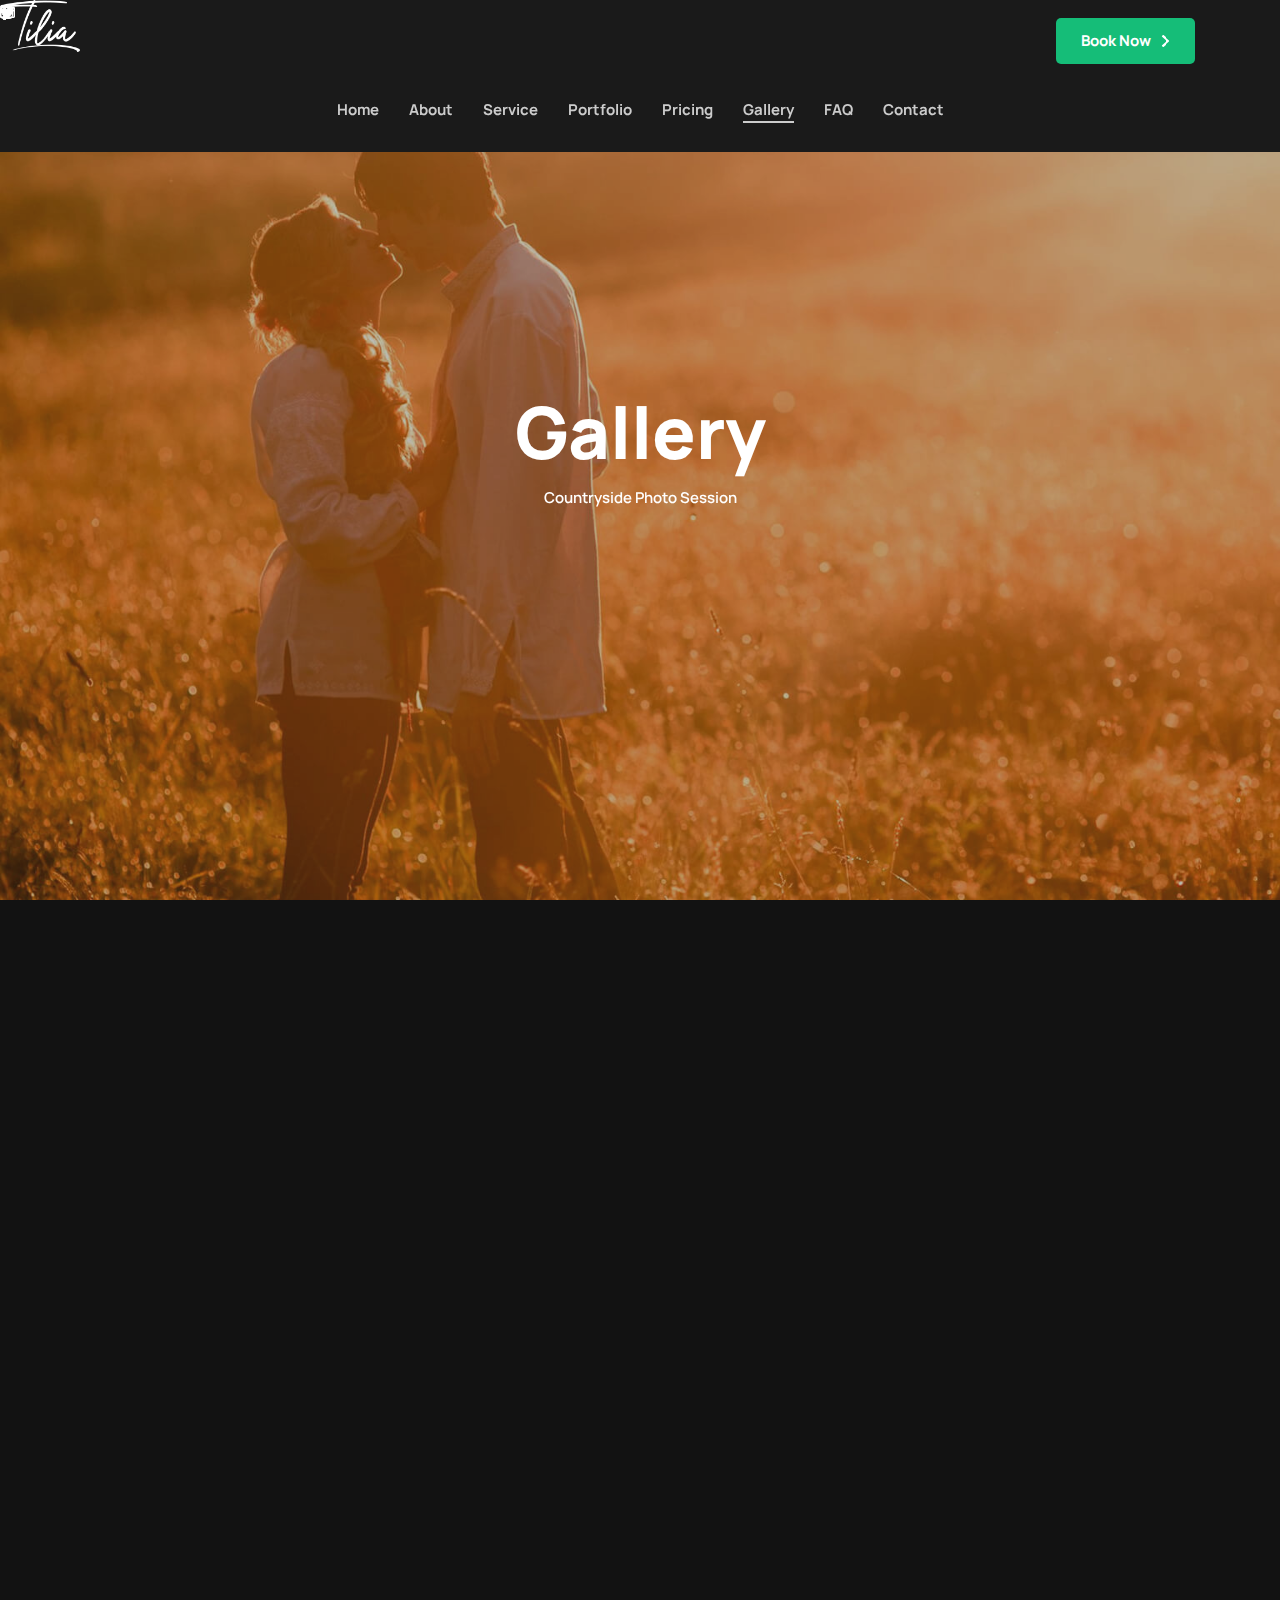
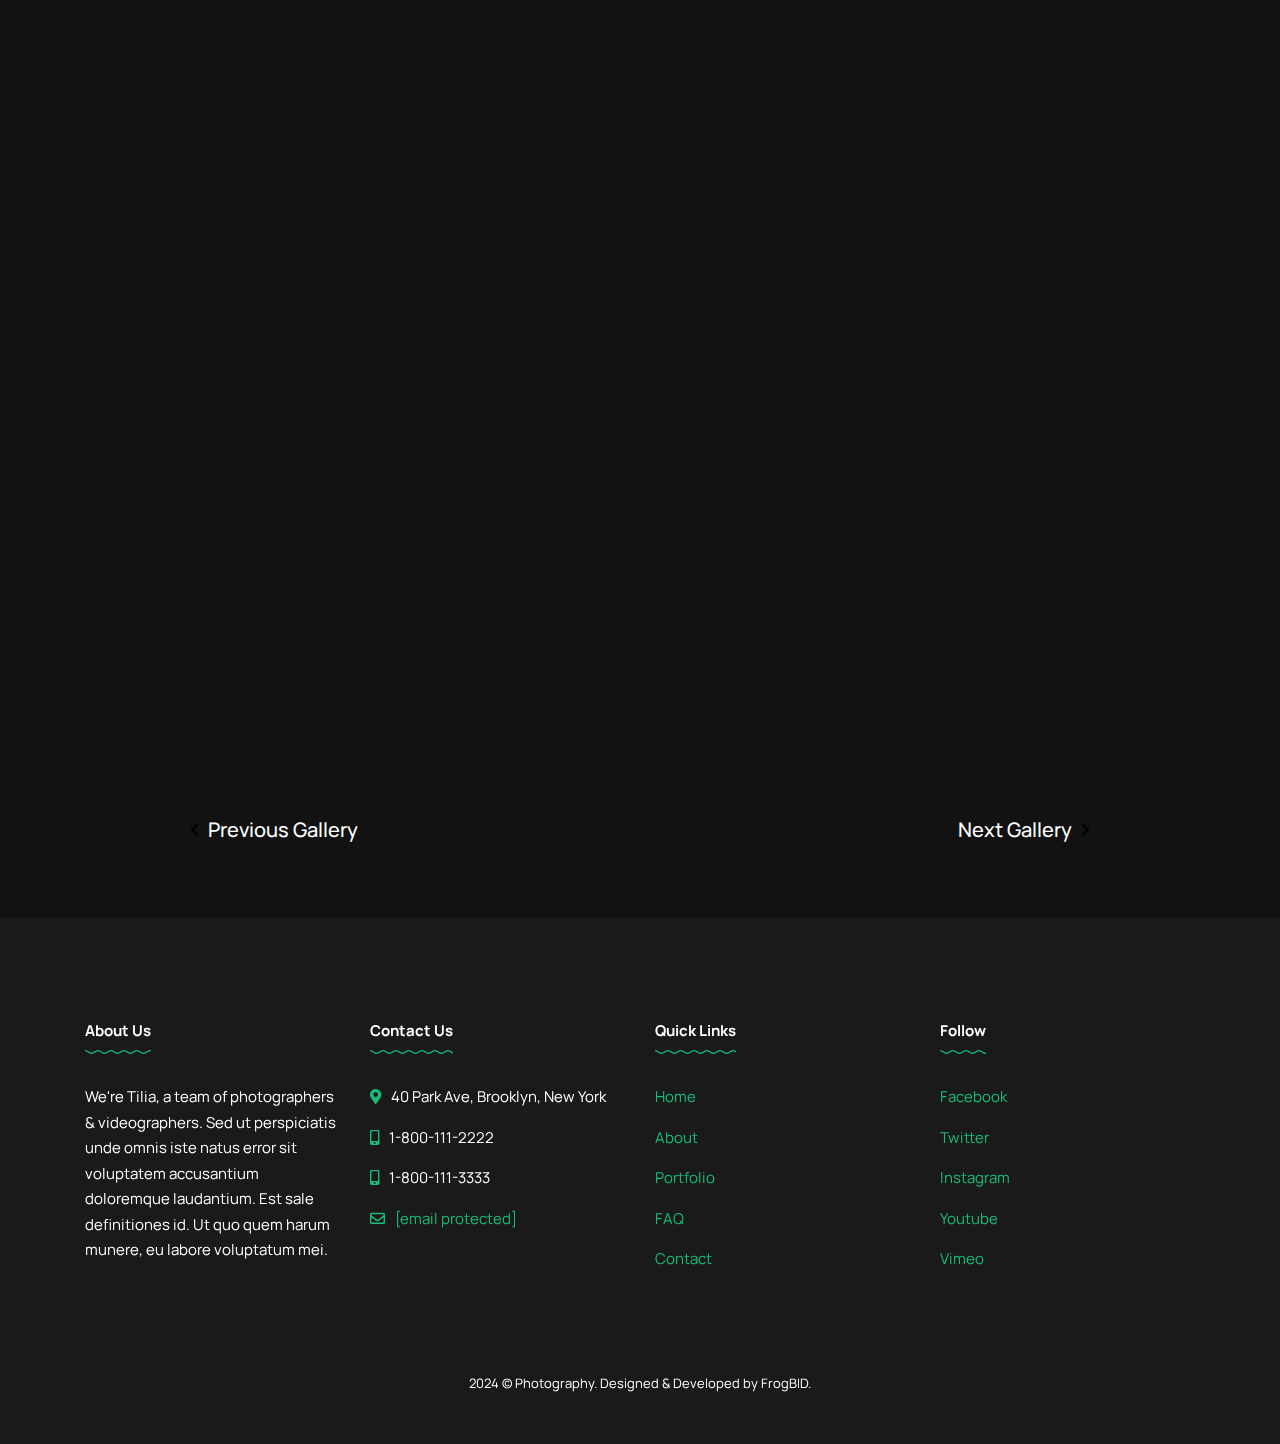
<file: gallery.html>
<!DOCTYPE html>
<html lang="en-US">
<head>
    <meta charset="UTF-8">
    <meta content="width=device-width, initial-scale=1.0" name="viewport">
    <title>Gallery - Photography FrogBID</title>
    <!-- Google Fonts -->
    <link href="https://fonts.googleapis.com/" rel="preconnect">
    <link crossorigin href="https://fonts.gstatic.com/" rel="preconnect">
    <link href="https://fonts.googleapis.com/css2?family=Manrope:wght@400;500;600;700;800&amp;display=swap"
          rel="stylesheet">
    <!-- Bootstrap CSS -->
    <link href='css/bootstrap/css/bootstrap.min.css' id='bootstrap-css' media='all' rel='stylesheet' type='text/css'/>
    <!-- Font Awesome Icons CSS -->
    <link href='css/fontawesome/css/font-awesome.min.css' id='font-awesome' media='all' rel='stylesheet'
          type='text/css'/>
    <!-- Main CSS File -->
    <link href='style.css' id='tilia-style-css' media='all' rel='stylesheet' type='text/css'/>
    <!-- favicons -->
    <link href="images/icons/favicon-32x32.png" rel="icon" sizes="32x32"/>
    <link href="images/icons/favicon-192x192.png" rel="icon" sizes="192x192"/>
    <link href="images/icons/favicon-180x180.png" rel="apple-touch-icon-precomposed"/>
</head>
<body class="home">

<div class="menu-mask">
    <!-- MOBILE MENU HOLDER -->
    <div class="container mobile-menu-holder">
        <div class="row">
            <div class="col-md-12">
                <button class="exit-mobile">
                    <svg id="btn-menu-close" style="enable-background:new 0 0 16 16;" version="1.1"
                         viewBox="0 0 16 16" x="0px" xml:space="preserve"
                         xmlns="http://www.w3.org/2000/svg" y="0px">
								<path d="M15.4,15.3l-0.1,0.1c-0.7,0.7-1.9,0.7-2.6,0L0.6,3.3c-0.7-0.7-0.7-1.9,0-2.6l0.1-0.1c0.7-0.7,1.9-0.7,2.6,0l12.1,12.1
									C16.2,13.4,16.2,14.6,15.4,15.3z"></path>
                        <path d="M0.7,15.4l-0.1-0.1c-0.7-0.7-0.7-1.9,0-2.6L12.7,0.6c0.7-0.7,1.9-0.7,2.6,0l0.1,0.1c0.7,0.7,0.7,1.9,0,2.6L3.3,15.4
									C2.6,16.2,1.4,16.2,0.7,15.4z"></path>
							</svg>
                </button>
            </div>
        </div>
        <div class="row">
            <div class="col-lg-7">
                <!-- MOBILE MENU -->
                <ul class="menu-mobile">
                    <li class="menu-item">
                        <a href="index.html">Home</a>
                    </li>
                    <li class="menu-item">
                        <a href="about.html">About</a>
                    </li>
                    <li class="menu-item">
                        <a href="services.html">Service</a>
                    </li>
                    <li class="menu-item">
                        <a href="portfolio.html">Portfolio</a>
                    </li>
                    <li class="menu-item">
                        <a href="pricing.html">Pricing</a>
                    </li>
                    <li class="menu-item current-menu-item">
                        <a href="gallery.html">Gallery</a>
                    </li>
                    <li class="menu-item">
                        <a href="faq.html">FAQ</a>
                    </li>
                    <li class="menu-item">
                        <a href="contact.html">Contact</a>
                    </li>
                </ul>
                <!-- /MOBILE MENU -->
            </div>
            <!-- /col-lg-7 -->
            <div class="col-lg-5">
                <div class="menu-contact">
                    <div class="mobile-content">
                        <h5 class="widgettitle">Main Office</h5>
                        <div class="mobile-address"> 40 Park Ave, Brooklyn, New York <br> 1-800-111-2222 <br> <a
                                class="__cf_email__" data-cfemail="385b57564c595b4c785d40595548545d165b5755"
                                href="https://matchthemes.com/cdn-cgi/l/email-protection">[email&#160;protected]</a></div>
                        <h5 class="widgettitle">Social</h5>
                        <ul class="social-media">
                            <li><a class="social-facebook" href="#" target="_blank">Facebook</a></li>
                            <li><a class="social-twitter" href="#" target="_blank">Twitter</a></li>
                            <li><a class="social-instagram" href="#" target="_blank">Instagram</a></li>
                            <li><a class="social-email" href="https://matchthemes.com/cdn-cgi/l/email-protection#2407"
                                   target="_blank">Email</a></li>
                        </ul>
                    </div>
                </div>
            </div>
            <!-- /col-lg-5 -->
        </div>
        <!-- /row -->
    </div>
    <!-- /container -->
</div>
<!-- /MOBILE MENU HOLDER -->

<!-- HEADER -->
<header class="main-header header-5">
    <div class="container">
        <div class="top-header top-header-5">
            <div class="header-social header-social-5">
                <ul class="social-media">
                    <li><a class="social-facebook" href="#" target="_blank"><i class="fab fa-facebook-f"></i></a></li>
                    <li><a class="social-twitter" href="#" target="_blank"><i class="fab fa-twitter"></i></a></li>
                    <li><a class="social-instagram" href="#" target="_blank"><i class="fab fa-instagram"></i></a></li>
                    <li><a class="social-email" href="https://matchthemes.com/cdn-cgi/l/email-protection#391a"
                           target="_blank"><i class="far fa-envelope"></i></a></li>
                </ul>
            </div>
            <div class="logo logo-5 logo-white"><a href="index.html"><img alt="Tilia" class="img-fluid"
                                                                          height="90" src="images/logo-tilia.png" width="139"></a></div>
            <div class="logo logo-5 logo-dark"><a href="index.html"><img alt="Tilia"
                                                                         class="img-fluid" height="90"
                                                                         src="images/logo-dark-tilia.png" width="139"></a></div>
            <div class="btn-header btn-header-5"><a class="read-more" href="#">Book Now</a></div>
            <!-- mobile menu button -->
            <div class="nav-button-holder nav-button-holder-5">
                <button class="nav-button" type="button">
                    <svg id="btn-menu-open" style="enable-background:new 0 0 16 16;" version="1.1"
                         viewBox="0 0 16 16" x="0px" xml:space="preserve"
                         xmlns="http://www.w3.org/2000/svg" y="0px">
								<g>
									<path d="M2,4L2,4C0.9,4,0,3.1,0,2v0c0-1.1,0.9-2,2-2h0c1.1,0,2,0.9,2,2v0C4,3.1,3.1,4,2,4z"></path>
                                    <path d="M8,4L8,4C6.9,4,6,3.1,6,2v0c0-1.1,0.9-2,2-2h0c1.1,0,2,0.9,2,2v0C10,3.1,9.1,4,8,4z"></path>
                                    <path d="M14,4L14,4c-1.1,0-2-0.9-2-2v0c0-1.1,0.9-2,2-2h0c1.1,0,2,0.9,2,2v0C16,3.1,15.1,4,14,4z"></path>
                                    <path d="M2,10L2,10c-1.1,0-2-0.9-2-2v0c0-1.1,0.9-2,2-2h0c1.1,0,2,0.9,2,2v0C4,9.1,3.1,10,2,10z"></path>
                                    <path d="M8,10L8,10c-1.1,0-2-0.9-2-2v0c0-1.1,0.9-2,2-2h0c1.1,0,2,0.9,2,2v0C10,9.1,9.1,10,8,10z"></path>
                                    <path d="M14,10L14,10c-1.1,0-2-0.9-2-2v0c0-1.1,0.9-2,2-2h0c1.1,0,2,0.9,2,2v0C16,9.1,15.1,10,14,10z"></path>
                                    <path d="M2,16L2,16c-1.1,0-2-0.9-2-2v0c0-1.1,0.9-2,2-2h0c1.1,0,2,0.9,2,2v0C4,15.1,3.1,16,2,16z"></path>
                                    <path d="M8,16L8,16c-1.1,0-2-0.9-2-2v0c0-1.1,0.9-2,2-2h0c1.1,0,2,0.9,2,2v0C10,15.1,9.1,16,8,16z"></path>
                                    <path d="M14,16L14,16c-1.1,0-2-0.9-2-2v0c0-1.1,0.9-2,2-2h0c1.1,0,2,0.9,2,2v0C16,15.1,15.1,16,14,16z"></path>
								</g>
							</svg>
                </button>
            </div>
            <!-- /mobile menu button -->
        </div>
        <!-- /top-header -->
        <div class="header-container5">
            <nav class="nav-holder nav-holder-5">
                <ul class="menu-nav">
                    <li class="menu-item">
                        <a href="index.html">Home</a>
                    </li>
                    <li class="menu-item">
                        <a href="about.html">About</a>
                    </li>
                    <li class="menu-item">
                        <a href="services.html">Service</a>
                    </li>
                    <li class="menu-item">
                        <a href="portfolio.html">Portfolio</a>
                    </li>
                    <li class="menu-item">
                        <a href="pricing.html">Pricing</a>
                    </li>
                    <li class="menu-item current-menu-item">
                        <a href="gallery.html">Gallery</a>
                    </li>
                    <li class="menu-item">
                        <a href="faq.html">FAQ</a>
                    </li>
                    <li class="menu-item">
                        <a href="contact.html">Contact</a>
                    </li>
                </ul>
            </nav>
        </div>
    </div>
</header>
<!-- /HEADER -->

<!-- TOP HEADER IMAGE -->
<div class="top-single-bkg top-single-gallery">
    <div class="topsingleimg"><img alt="" height="1080" src="images/pages/img-about.jpg" width="1920"></div>
    <div class="inner-desc">
        <div class="container">
            <h1 class="display-2 single-post-title">Gallery</h1>
            <span class="post-subtitle">Countryside Photo Session</span>
        </div>
    </div>
</div>
<!-- /TOP HEADER IMAGE -->

<!-- WRAP CONTENT -->
<div class="gallery-container">
    <div class="container">
        <div class="row">
            <div class="col-lg-12">
                <div class="portfolio-grid gallery-holder-grid gallery-justify">

                    <div class="item-justify gallery-post"><a class="lightbox"
                                                              href="images/portfolio/gal-justify/gal-justify-01.jpg" title=""> <img alt=""
                                                                                              class="img-fluid"
                                                                                              height="500"
                                                                                              loading="lazy" src="images/portfolio/gal-justify/gal-justify-01.jpg"
                                                                                              title="" width="700">
                    </a></div>
                    <!-- /item-portfolio -->

                    <div class="item-justify gallery-post"><a class="lightbox"
                                                              href="images/portfolio/gal-justify/gal-justify-02.jpg" title=""> <img alt=""
                                                                                              class="img-fluid"
                                                                                              height="500"
                                                                                              loading="lazy" src="images/portfolio/gal-justify/gal-justify-02.jpg"
                                                                                              title="" width="375">
                    </a></div>
                    <!-- /item-portfolio -->

                    <div class="item-justify gallery-post"><a class="lightbox"
                                                              href="images/portfolio/gal-justify/gal-justify-03.jpg" title=""> <img alt=""
                                                                                              class="img-fluid"
                                                                                              height="500"
                                                                                              loading="lazy" src="images/portfolio/gal-justify/gal-justify-03.jpg"
                                                                                              title="" width="750">
                    </a></div>
                    <!-- /item-portfolio -->

                    <div class="item-justify gallery-post"><a class="lightbox"
                                                              href="images/portfolio/gal-justify/gal-justify-04.jpg" title=""> <img alt=""
                                                                                              class="img-fluid"
                                                                                              height="500"
                                                                                              loading="lazy" src="images/portfolio/gal-justify/gal-justify-04.jpg"
                                                                                              title="" width="750">
                    </a></div>
                    <!-- /item-portfolio -->

                    <div class="item-justify gallery-post"><a class="lightbox"
                                                              href="images/portfolio/gal-justify/gal-justify-05.jpg" title=""> <img alt=""
                                                                                              class="img-fluid"
                                                                                              height="500"
                                                                                              loading="lazy" src="images/portfolio/gal-justify/gal-justify-05.jpg"
                                                                                              title="" width="750">
                    </a></div>
                    <!-- /item-portfolio -->

                    <div class="item-justify gallery-post"><a class="lightbox"
                                                              href="images/portfolio/gal-justify/gal-justify-06.jpg" title=""> <img alt=""
                                                                                              class="img-fluid"
                                                                                              height="500"
                                                                                              loading="lazy" src="images/portfolio/gal-justify/gal-justify-06.jpg"
                                                                                              title="" width="700">
                    </a></div>
                    <!-- /item-portfolio -->

                    <div class="item-justify gallery-post"><a class="lightbox"
                                                              href="images/portfolio/gal-justify/gal-justify-07.jpg" title=""> <img alt=""
                                                                                              class="img-fluid"
                                                                                              height="500"
                                                                                              loading="lazy" src="images/portfolio/gal-justify/gal-justify-07.jpg"
                                                                                              title="" width="700">
                    </a></div>
                    <!-- /item-portfolio -->

                    <div class="item-justify gallery-post"><a class="lightbox"
                                                              href="images/portfolio/gal-justify/gal-justify-08.jpg" title=""> <img alt=""
                                                                                              class="img-fluid"
                                                                                              height="500"
                                                                                              loading="lazy" src="images/portfolio/gal-justify/gal-justify-08.jpg"
                                                                                              title="" width="375">
                    </a></div>
                    <!-- /item-portfolio -->


                </div>
                <!-- /portfolio-masonry -->
            </div>
            <!-- /col-lg-12 -->
        </div>
        <!-- /row -->
    </div>
    <!-- /container -->
</div>
<!-- /gallery-container -->
<div class="container prev-next-gallery">
    <div class="row meta-nav-holder port-meta-nav">
        <div class="col-md-6 meta-nav meta-nav-left">
            <div class="pn-holder">
                <div class="pn-img"><a href="#"> <img alt="Prev Gallery" class="img-fluid"
                                                      src="images/portfolio/gal-grid/gal-grid-01.jpg"> </a></div>
                <div class="pn-desc">
                    <div class="prev-next-title">
                        <a href="#">
                            <svg style="enable-background:new 0 0 320 512;" viewBox="0 0 320 512"
                                 xml:space="preserve" xmlns="http://www.w3.org/2000/svg">
											<path class=""
                                                  d="M285.476 272.971L91.132 467.314c-9.373 9.373-24.569 9.373-33.941 0l-22.667-22.667c-9.357-9.357-9.375-24.522-.04-33.901L188.505 256 34.484 101.255c-9.335-9.379-9.317-24.544.04-33.901l22.667-22.667c9.373-9.373 24.569-9.373 33.941 0L285.475 239.03c9.373 9.372 9.373 24.568.001 33.941z"></path>
										</svg>
                            Previous Gallery
                        </a>
                    </div>
                </div>
            </div>
        </div>
        <div class="col-md-6 meta-nav meta-nav-right">
            <div class="pn-holder">
                <div class="pn-desc">
                    <div class="prev-next-title">
                        <a href="#">
                            Next Gallery
                            <svg style="enable-background:new 0 0 320 512;" viewBox="0 0 320 512"
                                 xml:space="preserve" xmlns="http://www.w3.org/2000/svg">
											<path class=""
                                                  d="M285.476 272.971L91.132 467.314c-9.373 9.373-24.569 9.373-33.941 0l-22.667-22.667c-9.357-9.357-9.375-24.522-.04-33.901L188.505 256 34.484 101.255c-9.335-9.379-9.317-24.544.04-33.901l22.667-22.667c9.373-9.373 24.569-9.373 33.941 0L285.475 239.03c9.373 9.372 9.373 24.568.001 33.941z"></path>
										</svg>
                        </a>
                    </div>
                </div>
                <div class="pn-img"><a href="#"> <img alt="Next Gallery" class="img-fluid"
                                                      src="images/portfolio/gal-grid/gal-grid-03.jpg"> </a></div>
            </div>
        </div>
    </div>
</div>
<!-- /prev-next-gallery -->

<!-- /WRAP CONTENT -->
<!-- FOOTER -->
<footer class="mt-5">
    <div class="container">
        <div class="footer-widgets">
            <div class="row">
                <div class="col-lg-3 col-sm-6">
                    <div class="foo-block">
                        <div class="widget_text widget widget-footer">
                            <h5 class="widgettitle">About Us</h5>
                            <div class="textwidget">
                                <p>We're Tilia, a team of photographers & videographers. Sed ut perspiciatis unde omnis
                                    iste natus error sit voluptatem accusantium doloremque laudantium. Est sale
                                    definitiones id. Ut quo quem harum munere, eu labore voluptatum mei.</p>
                            </div>
                        </div>
                    </div>
                </div>
                <!-- /col-lg-3 -->
                <div class="col-lg-3 col-sm-6">
                    <div class="foo-block">
                        <div class="widget_text widget widget-footer">
                            <h5 class="widgettitle">Contact Us</h5>
                            <ul class="footer-contact">
                                <li><i class="fas fa-map-marker-alt"></i><span>40 Park Ave, Brooklyn, New York</span>
                                </li>
                                <li><i class="fas fa-mobile-alt"></i><span>1-800-111-2222</span></li>
                                <li><i class="fas fa-mobile-alt"></i><span>1-800-111-3333</span></li>
                                <li><i class="far fa-envelope"></i><span><a
                                        class="__cf_email__" data-cfemail="40232f2e34212334002538212d302c256e232f2d"
                                        href="#">[email&#160;protected]</a></span>
                                </li>
                            </ul>
                        </div>
                    </div>
                </div>
                <!-- /col-lg-3 -->
                <div class="col-lg-3 col-sm-6">
                    <div class="foo-block">
                        <div class="widget_text widget widget-footer">
                            <h5 class="widgettitle">Quick Links</h5>
                            <ul>
                                <li><a href="index.html">Home</a></li>
                                <li><a href="about.html">About</a></li>
                                <li><a href="portfolio.html">Portfolio</a></li>
                                <li><a href="faq.html">FAQ</a></li>
                                <li><a href="contact.html">Contact</a></li>
                            </ul>
                        </div>
                    </div>
                </div>
                <div class="col-lg-3 col-sm-6">
                    <div class="foo-block foo-last">
                        <div class="widget widget-footer">
                            <h5 class="widgettitle">Follow</h5>
                            <ul>
                                <li><a href="#">Facebook</a></li>
                                <li><a href="#">Twitter</a></li>
                                <li><a href="#">Instagram</a></li>
                                <li><a href="#">Youtube</a></li>
                                <li><a href="#">Vimeo</a></li>
                            </ul>
                        </div>
                    </div>
                </div>
            </div>
        </div>
        <div class="copyright">
            <div class="footer-copy"><span class="footer-year">2024</span> &copy; Photography. Designed & Developed by FrogBID.</div>
        </div>
    </div>
</footer>
<!-- /FOOTER -->

<div class="scrollup">
    <a class="scrolltop" href="#">
        <i class="fa fa-chevron-up"></i>
    </a>
</div>
<!-- JS -->
<script src='js/jquery.js'></script>
<script src='js/jquery-migrate.min.js'></script>
<script src='css/bootstrap/js/popper.min.js'></script>
<script src='css/bootstrap/js/bootstrap.min.js'></script>
<script src='js/jquery.easing.min.js'></script>
<script src='js/swiper.js'></script>
<script src='js/isotope.js'></script>
<script src='js/simple-lightbox.js'></script>
<!-- MAIN JS -->
<script src='js/init.js'></script>
</body>
</html>
</file>
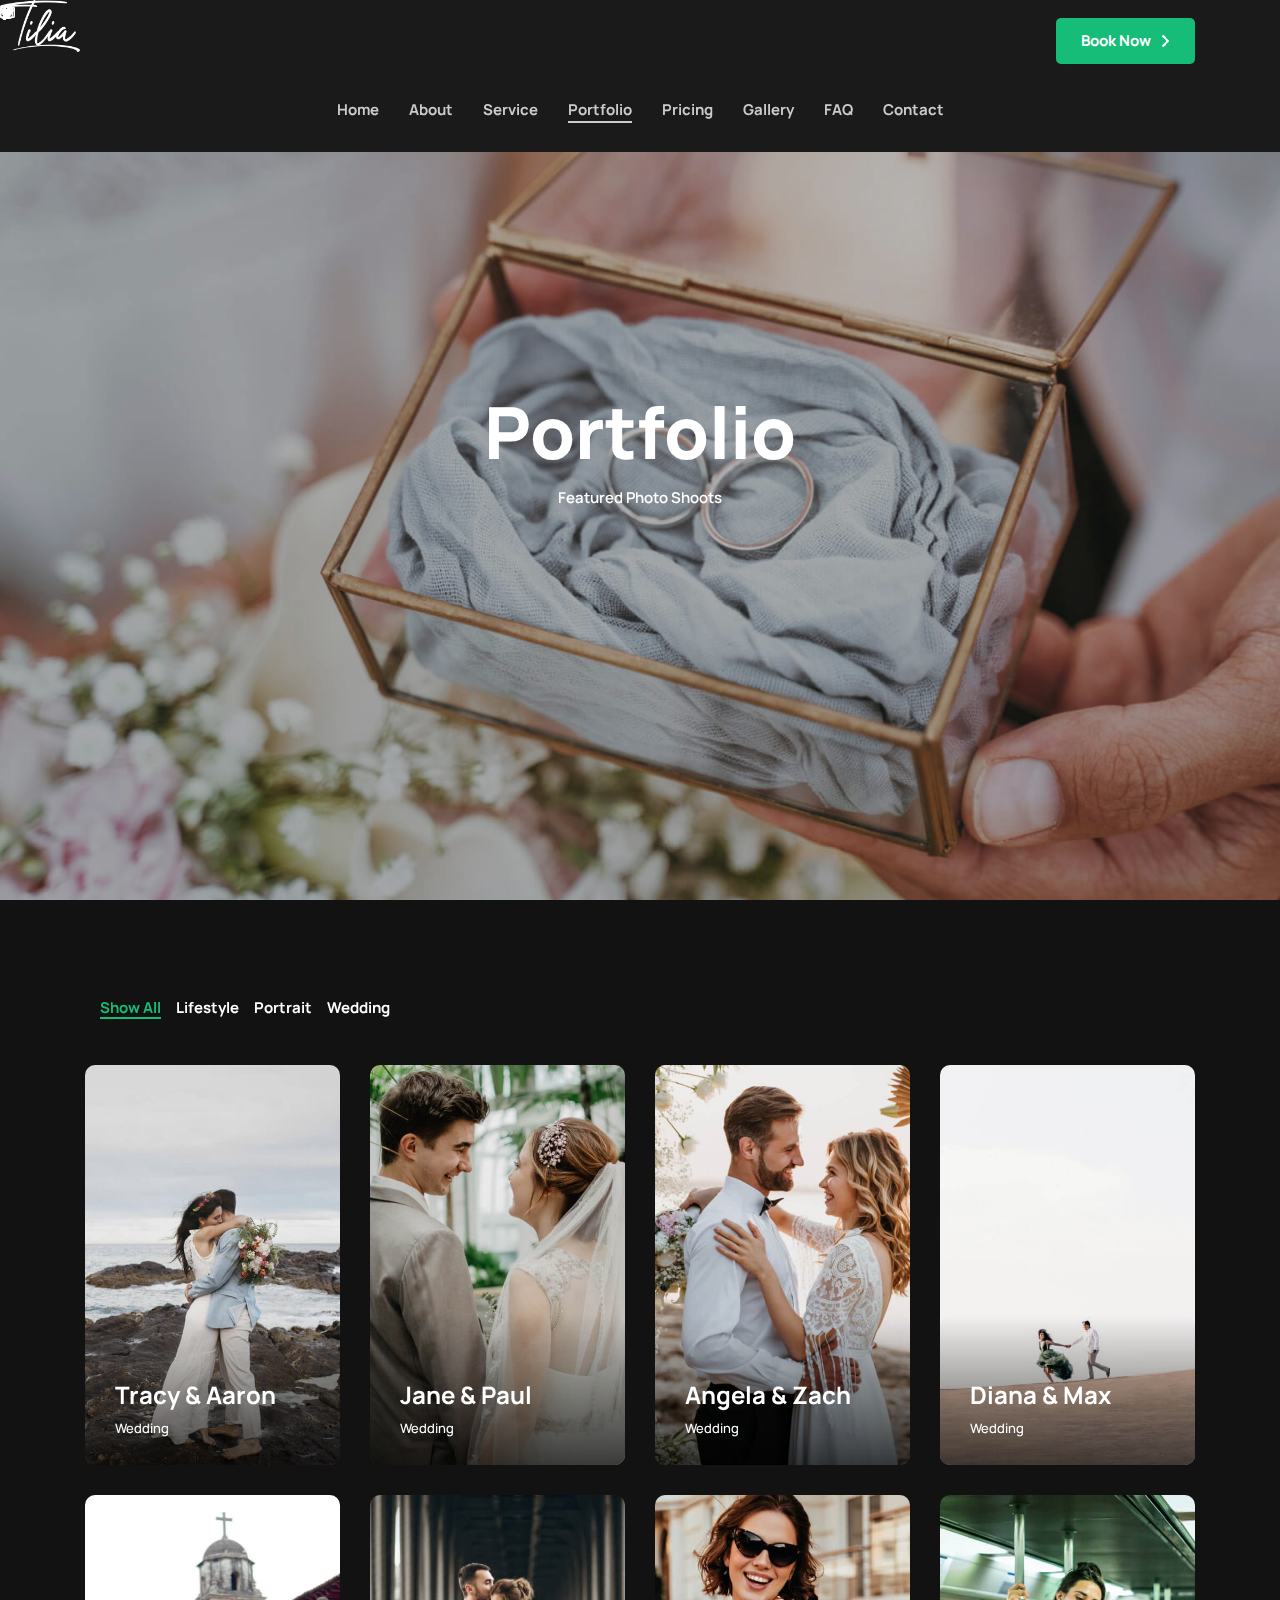
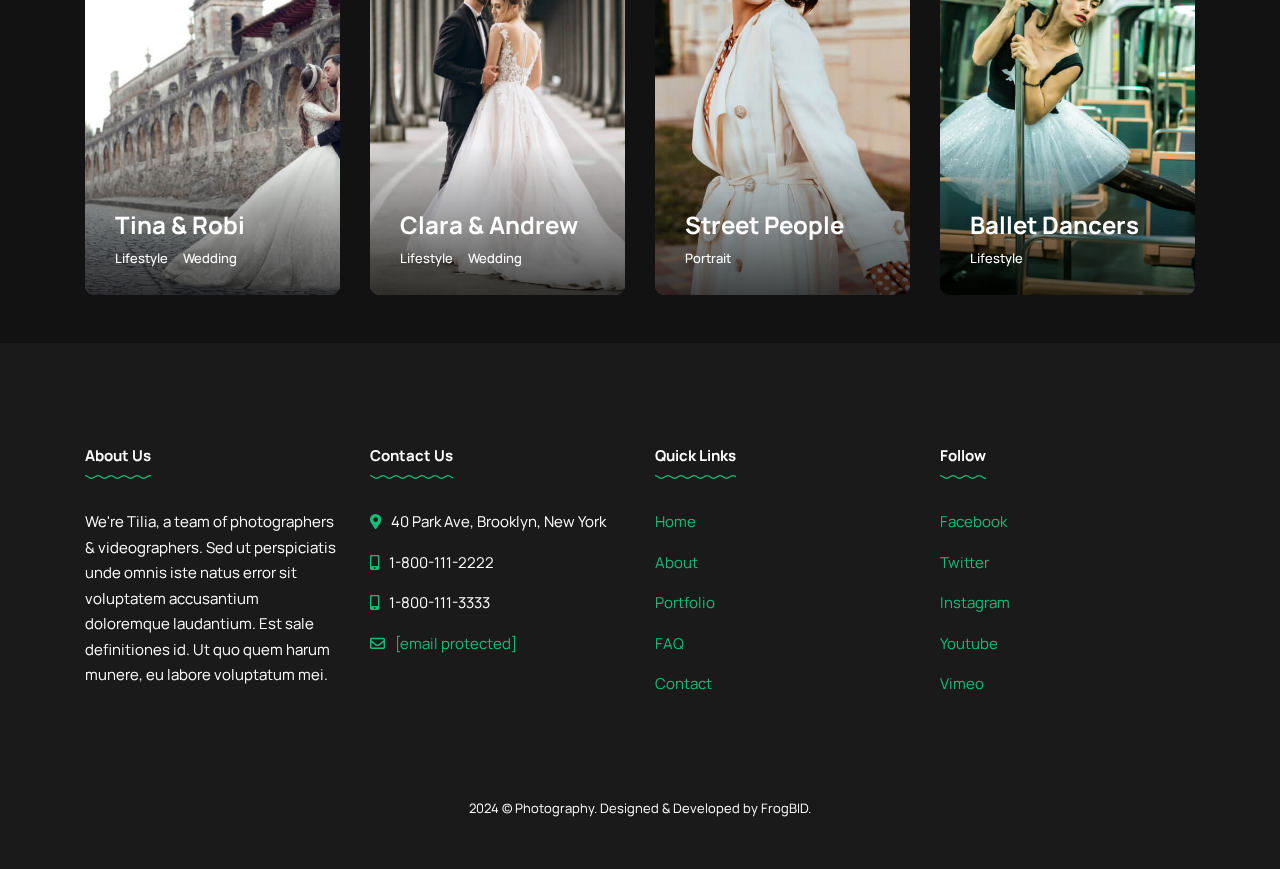
<file: portfolio.html>
<!DOCTYPE html>
<html lang="en-US">
<head>
    <meta charset="UTF-8">
    <meta content="width=device-width, initial-scale=1.0" name="viewport">
    <title>Portfolio - Photography FrogBID</title>
    <!-- Google Fonts -->
    <link href="https://fonts.googleapis.com/" rel="preconnect">
    <link crossorigin href="https://fonts.gstatic.com/" rel="preconnect">
    <link href="https://fonts.googleapis.com/css2?family=Manrope:wght@400;500;600;700;800&amp;display=swap"
          rel="stylesheet">
    <!-- Bootstrap CSS -->
    <link href='css/bootstrap/css/bootstrap.min.css' id='bootstrap-css' media='all' rel='stylesheet' type='text/css'/>
    <!-- Font Awesome Icons CSS -->
    <link href='css/fontawesome/css/font-awesome.min.css' id='font-awesome' media='all' rel='stylesheet'
          type='text/css'/>
    <!-- Main CSS File -->
    <link href='style.css' id='tilia-style-css' media='all' rel='stylesheet' type='text/css'/>
    <!-- favicons -->
    <link href="images/icons/favicon-32x32.png" rel="icon" sizes="32x32"/>
    <link href="images/icons/favicon-192x192.png" rel="icon" sizes="192x192"/>
    <link href="images/icons/favicon-180x180.png" rel="apple-touch-icon-precomposed"/>
</head>
<body class="home">

<div class="menu-mask">
    <!-- MOBILE MENU HOLDER -->
    <div class="container mobile-menu-holder">
        <div class="row">
            <div class="col-md-12">
                <button class="exit-mobile">
                    <svg id="btn-menu-close" style="enable-background:new 0 0 16 16;" version="1.1"
                         viewBox="0 0 16 16" x="0px" xml:space="preserve"
                         xmlns="http://www.w3.org/2000/svg" y="0px">
								<path d="M15.4,15.3l-0.1,0.1c-0.7,0.7-1.9,0.7-2.6,0L0.6,3.3c-0.7-0.7-0.7-1.9,0-2.6l0.1-0.1c0.7-0.7,1.9-0.7,2.6,0l12.1,12.1
									C16.2,13.4,16.2,14.6,15.4,15.3z"></path>
                        <path d="M0.7,15.4l-0.1-0.1c-0.7-0.7-0.7-1.9,0-2.6L12.7,0.6c0.7-0.7,1.9-0.7,2.6,0l0.1,0.1c0.7,0.7,0.7,1.9,0,2.6L3.3,15.4
									C2.6,16.2,1.4,16.2,0.7,15.4z"></path>
							</svg>
                </button>
            </div>
        </div>
        <div class="row">
            <div class="col-lg-7">
                <!-- MOBILE MENU -->
                <ul class="menu-mobile">
                    <li class="menu-item">
                        <a href="index.html">Home</a>
                    </li>
                    <li class="menu-item">
                        <a href="about.html">About</a>
                    </li>
                    <li class="menu-item">
                        <a href="services.html">Service</a>
                    </li>
                    <li class="menu-item current-menu-item">
                        <a href="portfolio.html">Portfolio</a>
                    </li>
                    <li class="menu-item">
                        <a href="pricing.html">Pricing</a>
                    </li>
                    <li class="menu-item">
                        <a href="gallery.html">Gallery</a>
                    </li>
                    <li class="menu-item">
                        <a href="faq.html">FAQ</a>
                    </li>
                    <li class="menu-item">
                        <a href="contact.html">Contact</a>
                    </li>
                </ul>
                <!-- /MOBILE MENU -->
            </div>
            <!-- /col-lg-7 -->
            <div class="col-lg-5">
                <div class="menu-contact">
                    <div class="mobile-content">
                        <h5 class="widgettitle">Main Office</h5>
                        <div class="mobile-address"> 40 Park Ave, Brooklyn, New York <br> 1-800-111-2222 <br> <a
                                class="__cf_email__" data-cfemail="385b57564c595b4c785d40595548545d165b5755"
                                href="https://matchthemes.com/cdn-cgi/l/email-protection">[email&#160;protected]</a></div>
                        <h5 class="widgettitle">Social</h5>
                        <ul class="social-media">
                            <li><a class="social-facebook" href="#" target="_blank">Facebook</a></li>
                            <li><a class="social-twitter" href="#" target="_blank">Twitter</a></li>
                            <li><a class="social-instagram" href="#" target="_blank">Instagram</a></li>
                            <li><a class="social-email" href="https://matchthemes.com/cdn-cgi/l/email-protection#2407"
                                   target="_blank">Email</a></li>
                        </ul>
                    </div>
                </div>
            </div>
            <!-- /col-lg-5 -->
        </div>
        <!-- /row -->
    </div>
    <!-- /container -->
</div>
<!-- /MOBILE MENU HOLDER -->

<!-- HEADER -->
<header class="main-header header-5">
    <div class="container">
        <div class="top-header top-header-5">
            <div class="header-social header-social-5">
                <ul class="social-media">
                    <li><a class="social-facebook" href="#" target="_blank"><i class="fab fa-facebook-f"></i></a></li>
                    <li><a class="social-twitter" href="#" target="_blank"><i class="fab fa-twitter"></i></a></li>
                    <li><a class="social-instagram" href="#" target="_blank"><i class="fab fa-instagram"></i></a></li>
                    <li><a class="social-email" href="https://matchthemes.com/cdn-cgi/l/email-protection#391a"
                           target="_blank"><i class="far fa-envelope"></i></a></li>
                </ul>
            </div>
            <div class="logo logo-5 logo-white"><a href="index.html"><img alt="Tilia" class="img-fluid"
                                                                          height="90" src="images/logo-tilia.png" width="139"></a></div>
            <div class="logo logo-5 logo-dark"><a href="index.html"><img alt="Tilia"
                                                                         class="img-fluid" height="90"
                                                                         src="images/logo-dark-tilia.png" width="139"></a></div>
            <div class="btn-header btn-header-5"><a class="read-more" href="#">Book Now</a></div>
            <!-- mobile menu button -->
            <div class="nav-button-holder nav-button-holder-5">
                <button class="nav-button" type="button">
                    <svg id="btn-menu-open" style="enable-background:new 0 0 16 16;" version="1.1"
                         viewBox="0 0 16 16" x="0px" xml:space="preserve"
                         xmlns="http://www.w3.org/2000/svg" y="0px">
								<g>
									<path d="M2,4L2,4C0.9,4,0,3.1,0,2v0c0-1.1,0.9-2,2-2h0c1.1,0,2,0.9,2,2v0C4,3.1,3.1,4,2,4z"></path>
                                    <path d="M8,4L8,4C6.9,4,6,3.1,6,2v0c0-1.1,0.9-2,2-2h0c1.1,0,2,0.9,2,2v0C10,3.1,9.1,4,8,4z"></path>
                                    <path d="M14,4L14,4c-1.1,0-2-0.9-2-2v0c0-1.1,0.9-2,2-2h0c1.1,0,2,0.9,2,2v0C16,3.1,15.1,4,14,4z"></path>
                                    <path d="M2,10L2,10c-1.1,0-2-0.9-2-2v0c0-1.1,0.9-2,2-2h0c1.1,0,2,0.9,2,2v0C4,9.1,3.1,10,2,10z"></path>
                                    <path d="M8,10L8,10c-1.1,0-2-0.9-2-2v0c0-1.1,0.9-2,2-2h0c1.1,0,2,0.9,2,2v0C10,9.1,9.1,10,8,10z"></path>
                                    <path d="M14,10L14,10c-1.1,0-2-0.9-2-2v0c0-1.1,0.9-2,2-2h0c1.1,0,2,0.9,2,2v0C16,9.1,15.1,10,14,10z"></path>
                                    <path d="M2,16L2,16c-1.1,0-2-0.9-2-2v0c0-1.1,0.9-2,2-2h0c1.1,0,2,0.9,2,2v0C4,15.1,3.1,16,2,16z"></path>
                                    <path d="M8,16L8,16c-1.1,0-2-0.9-2-2v0c0-1.1,0.9-2,2-2h0c1.1,0,2,0.9,2,2v0C10,15.1,9.1,16,8,16z"></path>
                                    <path d="M14,16L14,16c-1.1,0-2-0.9-2-2v0c0-1.1,0.9-2,2-2h0c1.1,0,2,0.9,2,2v0C16,15.1,15.1,16,14,16z"></path>
								</g>
							</svg>
                </button>
            </div>
            <!-- /mobile menu button -->
        </div>
        <!-- /top-header -->
        <div class="header-container5">
            <nav class="nav-holder nav-holder-5">
                <ul class="menu-nav">
                    <li class="menu-item">
                        <a href="index.html">Home</a>
                    </li>
                    <li class="menu-item">
                        <a href="about.html">About</a>
                    </li>
                    <li class="menu-item">
                        <a href="services.html">Service</a>
                    </li>
                    <li class="menu-item current-menu-item">
                        <a href="portfolio.html">Portfolio</a>
                    </li>
                    <li class="menu-item">
                        <a href="pricing.html">Pricing</a>
                    </li>
                    <li class="menu-item">
                        <a href="gallery.html">Gallery</a>
                    </li>
                    <li class="menu-item">
                        <a href="faq.html">FAQ</a>
                    </li>
                    <li class="menu-item">
                        <a href="contact.html">Contact</a>
                    </li>
                </ul>
            </nav>
        </div>
    </div>
</header>
<!-- /HEADER -->

<!-- TOP HEADER IMAGE -->
<div class="top-single-bkg top-single-gallery">
    <div class="topsingleimg"><img alt="" height="1080" src="images/pages/img-pricing.jpg" width="1920"></div>
    <div class="inner-desc">
        <div class="container">
            <h1 class="display-2 single-post-title">Portfolio</h1>
            <span class="post-subtitle">Featured Photo Shoots</span>
        </div>
    </div>
</div>
<!-- /TOP HEADER IMAGE -->

<!-- WRAP CONTENT -->
<div class="page-content page-holder custom-page-template clearfix" id="wrap-content">
    <div class="container">
        <div class="row">
            <div class="col-lg-12">
                <ul class="portfolio-filter">
                    <li><a class="view-more current" data-filter="*" href="#">Show All</a></li>
                    <li class="lifestyle"><a class="view-more" data-filter=".lifestyle" href="#">Lifestyle</a></li>
                    <li class="portrait"><a class="view-more" data-filter=".portrait" href="#">Portrait</a></li>
                    <li class="wedding"><a class="view-more" data-filter=".wedding" href="#">Wedding</a></li>
                </ul>
                <div class="portfolio-grid-container portfolio-grid-container-v2">
                    <div class="portfolio-grid portfolio-grid-v2 portfolio-layout-masonry">
                        <div class="item-portfolio item-portfolio-v2 item-4cols wedding">
                            <div class="item-portfolio-holder-v2">
                                <div class="post-image item-grid-image-v2"><img alt=" "
                                                                                class="img-grid-v2"
                                                                                height="750" loading="lazy" src="images/portfolio/featured-images/gal-1-grid.jpg"
                                                                                width="750"> <a
                                        href="#"> </a></div>
                                <div class="item-text-holder-v2">
                                    <h2 class="item-title display-6"><a href="#">Tracy &amp;
                                        Aaron</a></h2>
                                    <ul class="portfolio-categ portfolio-categ-v2">
                                        <li><a href="#">Wedding</a></li>
                                    </ul>
                                </div>
                            </div>
                        </div>
                        <!-- /item-portfolio -->
                        <div class="item-portfolio item-portfolio-v2 item-4cols wedding">
                            <div class="item-portfolio-holder-v2">
                                <div class="post-image item-grid-image-v2"><img alt=" "
                                                                                class="img-grid-v2"
                                                                                height="750" loading="lazy" src="images/portfolio/featured-images/gal-2-grid.jpg"
                                                                                width="750"> <a
                                        href="#"> </a></div>
                                <div class="item-text-holder-v2">
                                    <h2 class="item-title display-6"><a href="#">Jane &amp;
                                        Paul</a></h2>
                                    <ul class="portfolio-categ portfolio-categ-v2">
                                        <li><a href="#">Wedding</a></li>
                                    </ul>
                                </div>
                            </div>
                        </div>
                        <!-- /item-portfolio -->
                        <div class="item-portfolio item-portfolio-v2 item-4cols wedding">
                            <div class="item-portfolio-holder-v2">
                                <div class="post-image item-grid-image-v2"><img alt=" "
                                                                                class="img-grid-v2"
                                                                                height="750" loading="lazy" src="images/portfolio/featured-images/gal-3-grid.jpg"
                                                                                width="750"> <a
                                        href="#"> </a></div>
                                <div class="item-text-holder-v2">
                                    <h2 class="item-title display-6"><a href="#">Angela &amp;
                                        Zach</a></h2>
                                    <ul class="portfolio-categ portfolio-categ-v2">
                                        <li><a href="#">Wedding</a></li>
                                    </ul>
                                </div>
                            </div>
                        </div>
                        <!-- /item-portfolio -->
                        <div class="item-portfolio item-portfolio-v2 item-4cols wedding">
                            <div class="item-portfolio-holder-v2">
                                <div class="post-image item-grid-image-v2"><img alt=" "
                                                                                class="img-grid-v2"
                                                                                height="750" loading="lazy" src="images/portfolio/featured-images/gal-4-grid.jpg"
                                                                                width="750"> <a
                                        href="#"> </a></div>
                                <div class="item-text-holder-v2">
                                    <h2 class="item-title display-6"><a href="#">Diana &amp;
                                        Max</a></h2>
                                    <ul class="portfolio-categ portfolio-categ-v2">
                                        <li><a href="#">Wedding</a></li>
                                    </ul>
                                </div>
                            </div>
                        </div>
                        <!-- /item-portfolio -->
                        <div class="item-portfolio item-portfolio-v2 item-4cols lifestyle wedding">
                            <div class="item-portfolio-holder-v2">
                                <div class="post-image item-grid-image-v2"><img alt=" "
                                                                                class="img-grid-v2"
                                                                                height="750" loading="lazy" src="images/portfolio/featured-images/gal-5-grid.jpg"
                                                                                width="750"> <a
                                        href="#"> </a></div>
                                <div class="item-text-holder-v2">
                                    <h2 class="item-title display-6"><a href="#">Tina &amp;
                                        Robi</a></h2>
                                    <ul class="portfolio-categ portfolio-categ-v2">
                                        <li><a href="#">Lifestyle</a></li>
                                        <li><a href="#">Wedding</a></li>
                                    </ul>
                                </div>
                            </div>
                        </div>
                        <!-- /item-portfolio -->
                        <div class="item-portfolio item-portfolio-v2 item-4cols lifestyle wedding">
                            <div class="item-portfolio-holder-v2">
                                <div class="post-image item-grid-image-v2"><img alt=" "
                                                                                class="img-grid-v2"
                                                                                height="750" loading="lazy" src="images/portfolio/featured-images/gal-6-grid.jpg"
                                                                                width="750"> <a
                                        href="#"> </a></div>
                                <div class="item-text-holder-v2">
                                    <h2 class="item-title display-6"><a href="#">Clara &amp;
                                        Andrew</a></h2>
                                    <ul class="portfolio-categ portfolio-categ-v2">
                                        <li><a href="#">Lifestyle</a></li>
                                        <li><a href="#">Wedding</a></li>
                                    </ul>
                                </div>
                            </div>
                        </div>
                        <!-- /item-portfolio -->
                        <div class="item-portfolio item-portfolio-v2 item-4cols portrait">
                            <div class="item-portfolio-holder-v2">
                                <div class="post-image item-grid-image-v2"><img alt=" "
                                                                                class="img-grid-v2"
                                                                                height="750" loading="lazy" src="images/portfolio/featured-images/gal-7-grid.jpg"
                                                                                width="750"> <a
                                        href="#"> </a></div>
                                <div class="item-text-holder-v2">
                                    <h2 class="item-title display-6"><a href="#">Street
                                        People</a></h2>
                                    <ul class="portfolio-categ portfolio-categ-v2">
                                        <li><a href="#">Portrait</a></li>
                                    </ul>
                                </div>
                            </div>
                        </div>
                        <!-- /item-portfolio -->
                        <div class="item-portfolio item-portfolio-v2 item-4cols lifestyle">
                            <div class="item-portfolio-holder-v2">
                                <div class="post-image item-grid-image-v2"><img alt=" "
                                                                                class="img-grid-v2"
                                                                                height="750" loading="lazy" src="images/portfolio/featured-images/gal-8-grid.jpg"
                                                                                width="750"> <a
                                        href="#"> </a></div>
                                <div class="item-text-holder-v2">
                                    <h2 class="item-title display-6"><a href="#">Ballet
                                        Dancers</a></h2>
                                    <ul class="portfolio-categ portfolio-categ-v2">
                                        <li><a href="#">Lifestyle</a></li>
                                    </ul>
                                </div>
                            </div>
                        </div>
                        <!-- /item-portfolio -->
                    </div>
                    <!-- /portfolio-grid -->
                </div>
                <!-- /portfolio-grid-container -->
            </div>
            <!-- /col-lg-12 -->
        </div>
        <!-- /row -->
    </div>
    <!-- /container -->
</div>
<!-- /WRAP CONTENT -->

<!-- FOOTER -->
<footer class="mt-5">
    <div class="container">
        <div class="footer-widgets">
            <div class="row">
                <div class="col-lg-3 col-sm-6">
                    <div class="foo-block">
                        <div class="widget_text widget widget-footer">
                            <h5 class="widgettitle">About Us</h5>
                            <div class="textwidget">
                                <p>We're Tilia, a team of photographers & videographers. Sed ut perspiciatis unde omnis
                                    iste natus error sit voluptatem accusantium doloremque laudantium. Est sale
                                    definitiones id. Ut quo quem harum munere, eu labore voluptatum mei.</p>
                            </div>
                        </div>
                    </div>
                </div>
                <!-- /col-lg-3 -->
                <div class="col-lg-3 col-sm-6">
                    <div class="foo-block">
                        <div class="widget_text widget widget-footer">
                            <h5 class="widgettitle">Contact Us</h5>
                            <ul class="footer-contact">
                                <li><i class="fas fa-map-marker-alt"></i><span>40 Park Ave, Brooklyn, New York</span>
                                </li>
                                <li><i class="fas fa-mobile-alt"></i><span>1-800-111-2222</span></li>
                                <li><i class="fas fa-mobile-alt"></i><span>1-800-111-3333</span></li>
                                <li><i class="far fa-envelope"></i><span><a
                                        class="__cf_email__" data-cfemail="40232f2e34212334002538212d302c256e232f2d"
                                        href="#">[email&#160;protected]</a></span>
                                </li>
                            </ul>
                        </div>
                    </div>
                </div>
                <!-- /col-lg-3 -->
                <div class="col-lg-3 col-sm-6">
                    <div class="foo-block">
                        <div class="widget_text widget widget-footer">
                            <h5 class="widgettitle">Quick Links</h5>
                            <ul>
                                <li><a href="index.html">Home</a></li>
                                <li><a href="about.html">About</a></li>
                                <li><a href="portfolio.html">Portfolio</a></li>
                                <li><a href="faq.html">FAQ</a></li>
                                <li><a href="contact.html">Contact</a></li>
                            </ul>
                        </div>
                    </div>
                </div>
                <div class="col-lg-3 col-sm-6">
                    <div class="foo-block foo-last">
                        <div class="widget widget-footer">
                            <h5 class="widgettitle">Follow</h5>
                            <ul>
                                <li><a href="#">Facebook</a></li>
                                <li><a href="#">Twitter</a></li>
                                <li><a href="#">Instagram</a></li>
                                <li><a href="#">Youtube</a></li>
                                <li><a href="#">Vimeo</a></li>
                            </ul>
                        </div>
                    </div>
                </div>
            </div>
        </div>
        <div class="copyright">
            <div class="footer-copy"><span class="footer-year">2024</span> &copy; Photography. Designed & Developed by FrogBID.</div>
        </div>
    </div>
</footer>
<!-- /FOOTER -->

<div class="scrollup">
    <a class="scrolltop" href="#">
        <i class="fa fa-chevron-up"></i>
    </a>
</div>
<!-- JS -->
<script src='js/jquery.js'></script>
<script src='js/jquery-migrate.min.js'></script>
<script src='css/bootstrap/js/popper.min.js'></script>
<script src='css/bootstrap/js/bootstrap.min.js'></script>
<script src='js/jquery.easing.min.js'></script>
<script src='js/swiper.js'></script>
<script src='js/isotope.js'></script>
<script src='js/simple-lightbox.js'></script>
<!-- MAIN JS -->
<script src='js/init.js'></script>
</body>
</html>
</file>
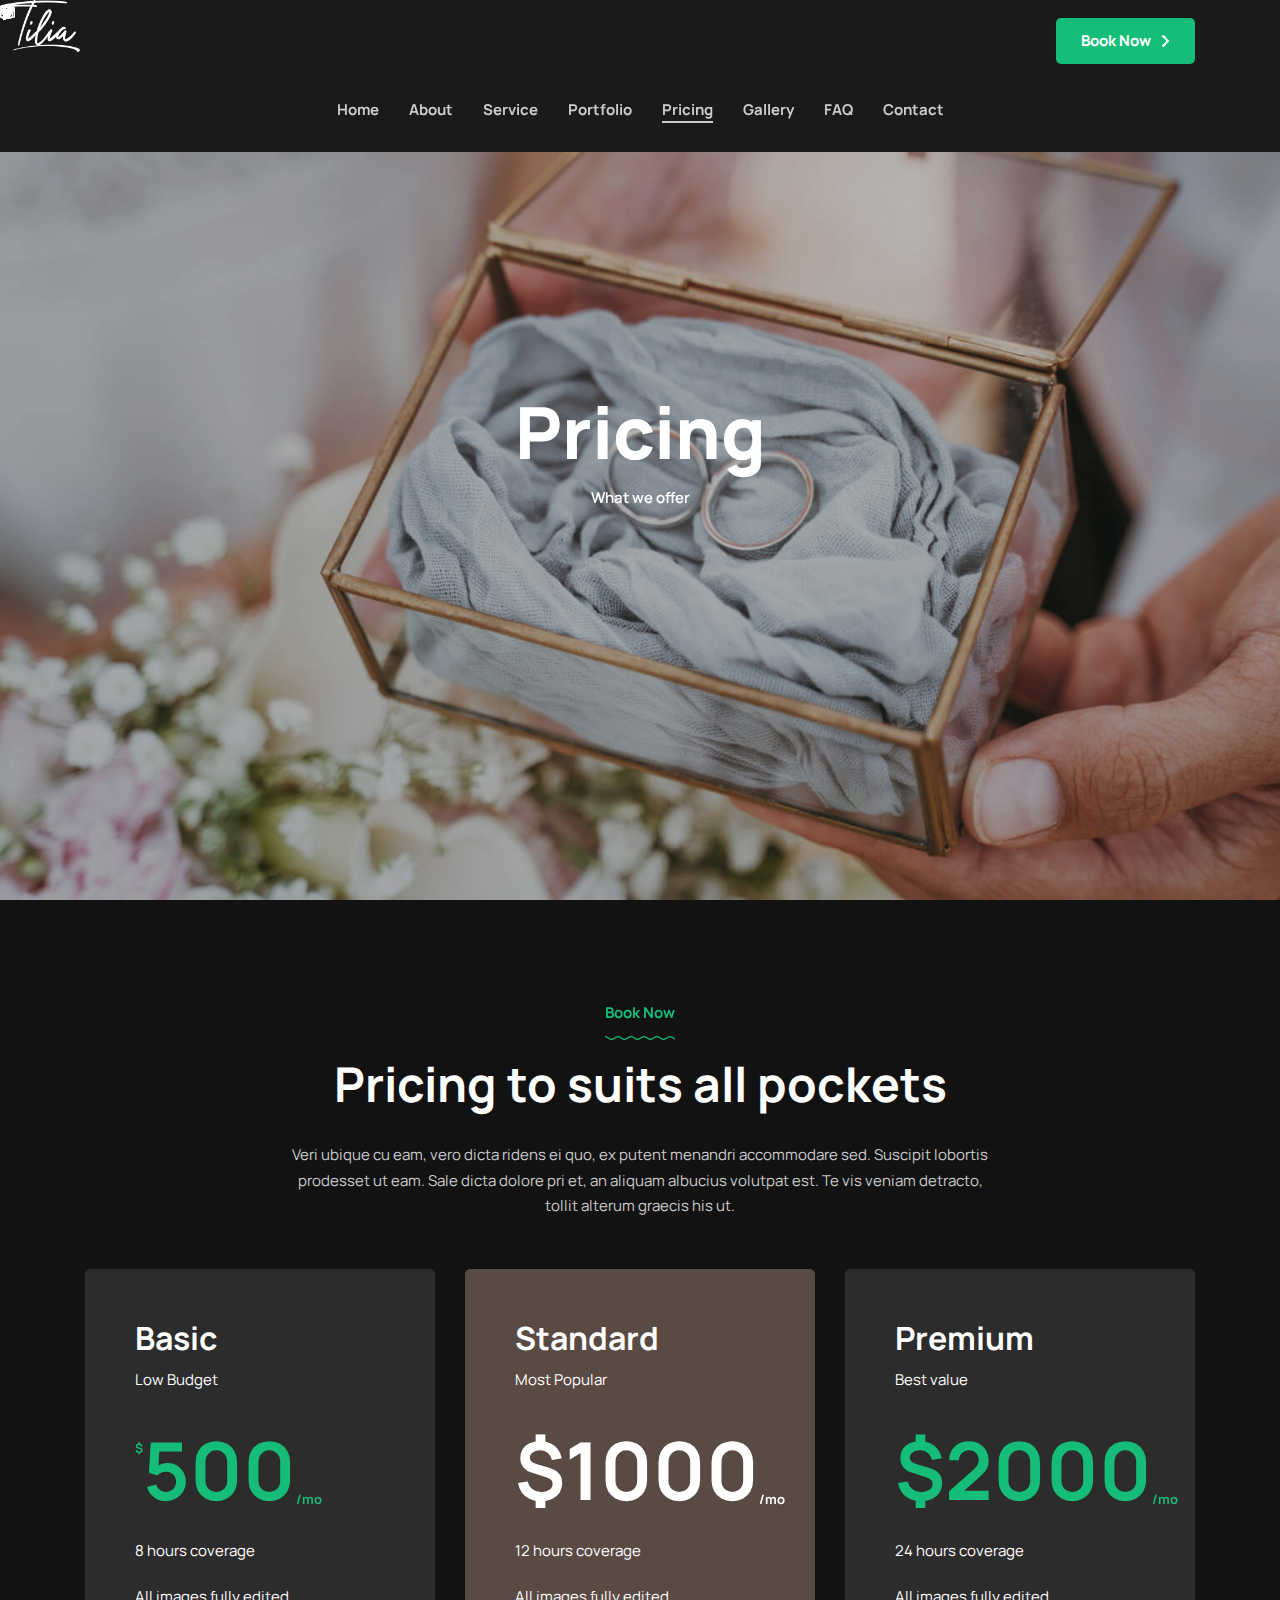
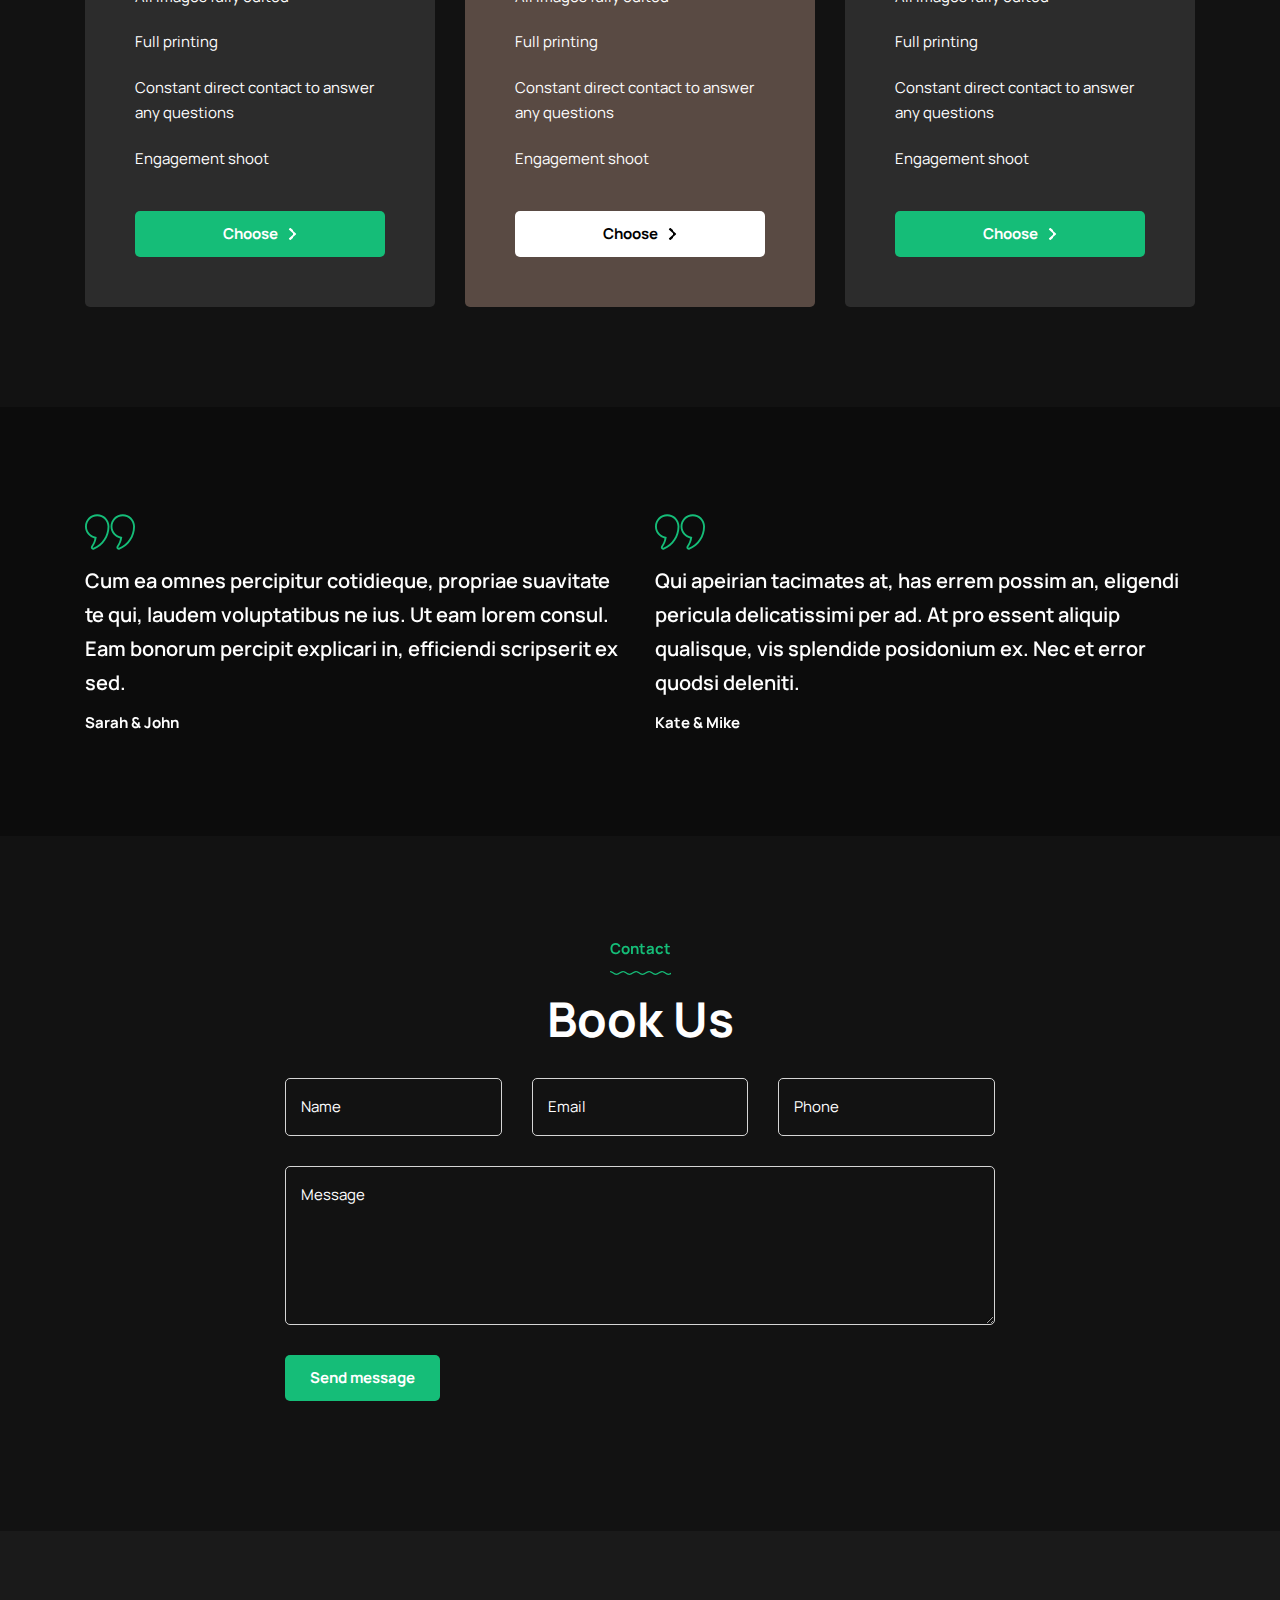
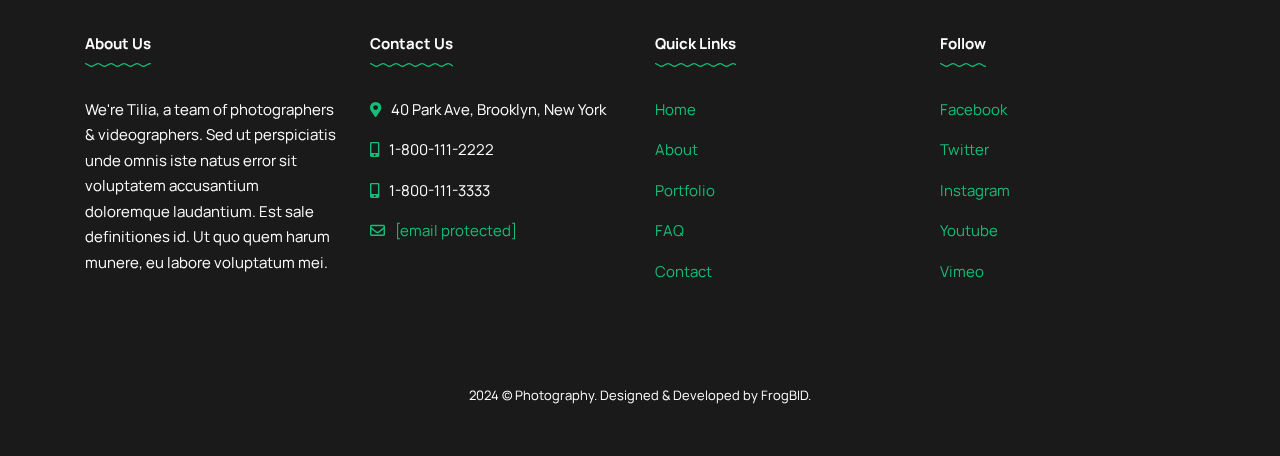
<file: pricing.html>
<!DOCTYPE html>
<html lang="en-US">
<head>
    <meta charset="UTF-8">
    <meta content="width=device-width, initial-scale=1.0" name="viewport">
    <title>Pricing - Photography FrogBID</title>
    <!-- Google Fonts -->
    <link href="https://fonts.googleapis.com/" rel="preconnect">
    <link crossorigin href="https://fonts.gstatic.com/" rel="preconnect">
    <link href="https://fonts.googleapis.com/css2?family=Manrope:wght@400;500;600;700;800&amp;display=swap"
          rel="stylesheet">
    <!-- Bootstrap CSS -->
    <link href='css/bootstrap/css/bootstrap.min.css' id='bootstrap-css' media='all' rel='stylesheet' type='text/css'/>
    <!-- Font Awesome Icons CSS -->
    <link href='css/fontawesome/css/font-awesome.min.css' id='font-awesome' media='all' rel='stylesheet'
          type='text/css'/>
    <!-- Main CSS File -->
    <link href='style.css' id='tilia-style-css' media='all' rel='stylesheet' type='text/css'/>
    <!-- favicons -->
    <link href="images/icons/favicon-32x32.png" rel="icon" sizes="32x32"/>
    <link href="images/icons/favicon-192x192.png" rel="icon" sizes="192x192"/>
    <link href="images/icons/favicon-180x180.png" rel="apple-touch-icon-precomposed"/>
</head>
<body class="home">

<div class="menu-mask">
    <!-- MOBILE MENU HOLDER -->
    <div class="container mobile-menu-holder">
        <div class="row">
            <div class="col-md-12">
                <button class="exit-mobile">
                    <svg id="btn-menu-close" style="enable-background:new 0 0 16 16;" version="1.1"
                         viewBox="0 0 16 16" x="0px" xml:space="preserve"
                         xmlns="http://www.w3.org/2000/svg" y="0px">
								<path d="M15.4,15.3l-0.1,0.1c-0.7,0.7-1.9,0.7-2.6,0L0.6,3.3c-0.7-0.7-0.7-1.9,0-2.6l0.1-0.1c0.7-0.7,1.9-0.7,2.6,0l12.1,12.1
									C16.2,13.4,16.2,14.6,15.4,15.3z"></path>
                        <path d="M0.7,15.4l-0.1-0.1c-0.7-0.7-0.7-1.9,0-2.6L12.7,0.6c0.7-0.7,1.9-0.7,2.6,0l0.1,0.1c0.7,0.7,0.7,1.9,0,2.6L3.3,15.4
									C2.6,16.2,1.4,16.2,0.7,15.4z"></path>
							</svg>
                </button>
            </div>
        </div>
        <div class="row">
            <div class="col-lg-7">
                <!-- MOBILE MENU -->
                <ul class="menu-mobile">
                    <li class="menu-item">
                        <a href="index.html">Home</a>
                    </li>
                    <li class="menu-item">
                        <a href="about.html">About</a>
                    </li>
                    <li class="menu-item">
                        <a href="services.html">Service</a>
                    </li>
                    <li class="menu-item">
                        <a href="portfolio.html">Portfolio</a>
                    </li>
                    <li class="menu-item current-menu-item">
                        <a href="pricing.html">Pricing</a>
                    </li>
                    <li class="menu-item">
                        <a href="gallery.html">Gallery</a>
                    </li>
                    <li class="menu-item">
                        <a href="faq.html">FAQ</a>
                    </li>
                    <li class="menu-item">
                        <a href="contact.html">Contact</a>
                    </li>
                </ul>
                <!-- /MOBILE MENU -->
            </div>
            <!-- /col-lg-7 -->
            <div class="col-lg-5">
                <div class="menu-contact">
                    <div class="mobile-content">
                        <h5 class="widgettitle">Main Office</h5>
                        <div class="mobile-address"> 40 Park Ave, Brooklyn, New York <br> 1-800-111-2222 <br> <a
                                class="__cf_email__" data-cfemail="385b57564c595b4c785d40595548545d165b5755"
                                href="https://matchthemes.com/cdn-cgi/l/email-protection">[email&#160;protected]</a></div>
                        <h5 class="widgettitle">Social</h5>
                        <ul class="social-media">
                            <li><a class="social-facebook" href="#" target="_blank">Facebook</a></li>
                            <li><a class="social-twitter" href="#" target="_blank">Twitter</a></li>
                            <li><a class="social-instagram" href="#" target="_blank">Instagram</a></li>
                            <li><a class="social-email" href="https://matchthemes.com/cdn-cgi/l/email-protection#2407"
                                   target="_blank">Email</a></li>
                        </ul>
                    </div>
                </div>
            </div>
            <!-- /col-lg-5 -->
        </div>
        <!-- /row -->
    </div>
    <!-- /container -->
</div>
<!-- /MOBILE MENU HOLDER -->

<!-- HEADER -->
<header class="main-header header-5">
    <div class="container">
        <div class="top-header top-header-5">
            <div class="header-social header-social-5">
                <ul class="social-media">
                    <li><a class="social-facebook" href="#" target="_blank"><i class="fab fa-facebook-f"></i></a></li>
                    <li><a class="social-twitter" href="#" target="_blank"><i class="fab fa-twitter"></i></a></li>
                    <li><a class="social-instagram" href="#" target="_blank"><i class="fab fa-instagram"></i></a></li>
                    <li><a class="social-email" href="https://matchthemes.com/cdn-cgi/l/email-protection#391a"
                           target="_blank"><i class="far fa-envelope"></i></a></li>
                </ul>
            </div>
            <div class="logo logo-5 logo-white"><a href="index.html"><img alt="Tilia" class="img-fluid"
                                                                          height="90" src="images/logo-tilia.png" width="139"></a></div>
            <div class="logo logo-5 logo-dark"><a href="index.html"><img alt="Tilia"
                                                                         class="img-fluid" height="90"
                                                                         src="images/logo-dark-tilia.png" width="139"></a></div>
            <div class="btn-header btn-header-5"><a class="read-more" href="#">Book Now</a></div>
            <!-- mobile menu button -->
            <div class="nav-button-holder nav-button-holder-5">
                <button class="nav-button" type="button">
                    <svg id="btn-menu-open" style="enable-background:new 0 0 16 16;" version="1.1"
                         viewBox="0 0 16 16" x="0px" xml:space="preserve"
                         xmlns="http://www.w3.org/2000/svg" y="0px">
								<g>
									<path d="M2,4L2,4C0.9,4,0,3.1,0,2v0c0-1.1,0.9-2,2-2h0c1.1,0,2,0.9,2,2v0C4,3.1,3.1,4,2,4z"></path>
                                    <path d="M8,4L8,4C6.9,4,6,3.1,6,2v0c0-1.1,0.9-2,2-2h0c1.1,0,2,0.9,2,2v0C10,3.1,9.1,4,8,4z"></path>
                                    <path d="M14,4L14,4c-1.1,0-2-0.9-2-2v0c0-1.1,0.9-2,2-2h0c1.1,0,2,0.9,2,2v0C16,3.1,15.1,4,14,4z"></path>
                                    <path d="M2,10L2,10c-1.1,0-2-0.9-2-2v0c0-1.1,0.9-2,2-2h0c1.1,0,2,0.9,2,2v0C4,9.1,3.1,10,2,10z"></path>
                                    <path d="M8,10L8,10c-1.1,0-2-0.9-2-2v0c0-1.1,0.9-2,2-2h0c1.1,0,2,0.9,2,2v0C10,9.1,9.1,10,8,10z"></path>
                                    <path d="M14,10L14,10c-1.1,0-2-0.9-2-2v0c0-1.1,0.9-2,2-2h0c1.1,0,2,0.9,2,2v0C16,9.1,15.1,10,14,10z"></path>
                                    <path d="M2,16L2,16c-1.1,0-2-0.9-2-2v0c0-1.1,0.9-2,2-2h0c1.1,0,2,0.9,2,2v0C4,15.1,3.1,16,2,16z"></path>
                                    <path d="M8,16L8,16c-1.1,0-2-0.9-2-2v0c0-1.1,0.9-2,2-2h0c1.1,0,2,0.9,2,2v0C10,15.1,9.1,16,8,16z"></path>
                                    <path d="M14,16L14,16c-1.1,0-2-0.9-2-2v0c0-1.1,0.9-2,2-2h0c1.1,0,2,0.9,2,2v0C16,15.1,15.1,16,14,16z"></path>
								</g>
							</svg>
                </button>
            </div>
            <!-- /mobile menu button -->
        </div>
        <!-- /top-header -->
        <div class="header-container5">
            <nav class="nav-holder nav-holder-5">
                <ul class="menu-nav">
                    <li class="menu-item">
                        <a href="index.html">Home</a>
                    </li>
                    <li class="menu-item">
                        <a href="about.html">About</a>
                    </li>
                    <li class="menu-item">
                        <a href="services.html">Service</a>
                    </li>
                    <li class="menu-item">
                        <a href="portfolio.html">Portfolio</a>
                    </li>
                    <li class="menu-item current-menu-item">
                        <a href="pricing.html">Pricing</a>
                    </li>
                    <li class="menu-item">
                        <a href="gallery.html">Gallery</a>
                    </li>
                    <li class="menu-item">
                        <a href="faq.html">FAQ</a>
                    </li>
                    <li class="menu-item">
                        <a href="contact.html">Contact</a>
                    </li>
                </ul>
            </nav>
        </div>
    </div>
</header>
<!-- /HEADER -->

<!-- TOP HEADER IMAGE -->
<div class="top-single-bkg topsinglepage">
    <div class="topsingleimg"><img alt="" height="1080" src="images/pages/img-pricing.jpg" width="1920"></div>
    <div class="inner-desc">
        <div class="container">
            <h1 class="display-2 single-post-title">Pricing</h1>
            <span class="post-subtitle"> What we offer</span>
        </div>
    </div>
</div>
<!-- /TOP HEADER IMAGE -->

<!-- WRAP CONTENT -->
<div class="page-content page-holder custom-page-template page-full fullscreen-page clearfix" id="wrap-content">
    <!-- SECTION 1 -->
    <div class="section-holder pricing-1" id="pricing-1">
        <div class="container">
            <div class="row">
                <div class="col-lg-12">
                    <div class="padding-lr200 alignc">
                        <div class="el-smalltitle">Book Now</div>
                        <h2 class="display-4 margin-b30">Pricing to suits all pockets</h2>
                        <p>Veri ubique cu eam, vero dicta ridens ei quo, ex putent menandri accommodare sed. Suscipit
                            lobortis prodesset ut eam. Sale dicta dolore pri et, an aliquam albucius volutpat est. Te
                            vis veniam detracto, tollit alterum graecis his ut.</p>
                    </div>
                </div>
                <!-- /col-lg-12 -->
            </div>
            <!-- /row -->
            <div class="row margin-t50">
                <div class="col-md-4 mobile-margin-b30">
                    <div class="price-box">
                        <h3 class="margin-b10">Basic</h3>
                        <div class="margin-b30">Low Budget</div>
                        <h2 class="price-title"><sup>$</sup>500<sub>/mo</sub></h2>
                        <ul class="price-features">
                            <li>8 hours coverage</li>
                            <li>All images fully edited</li>
                            <li>Full printing</li>
                            <li>Constant direct contact to answer any questions</li>
                            <li>Engagement shoot</li>
                        </ul>
                        <a class="read-more btn100" href="#">Choose</a>
                    </div>
                    <!-- /price-box -->
                </div>
                <!-- /col-md-4 -->
                <div class="col-md-4 mobile-margin-b30">
                    <div class="price-box price-box-middle white">
                        <h3 class="margin-b10 white">Standard</h3>
                        <div class="margin-b30">Most Popular</div>
                        <h2 class="price-title white">$1000<sub>/mo</sub></h2>
                        <ul class="price-features">
                            <li>12 hours coverage</li>
                            <li>All images fully edited</li>
                            <li>Full printing</li>
                            <li>Constant direct contact to answer any questions</li>
                            <li>Engagement shoot</li>
                        </ul>
                        <a class="read-more btn100 white-btn" href="#">Choose</a>
                    </div>
                    <!-- /price-box -->
                </div>
                <!-- /col-md-4 -->
                <div class="col-md-4">
                    <div class="price-box">
                        <h3 class="margin-b10">Premium</h3>
                        <div class="margin-b30">Best value</div>
                        <h2 class="price-title">$2000<sub>/mo</sub></h2>
                        <ul class="price-features">
                            <li>24 hours coverage</li>
                            <li>All images fully edited</li>
                            <li>Full printing</li>
                            <li>Constant direct contact to answer any questions</li>
                            <li>Engagement shoot</li>
                        </ul>
                        <a class="read-more btn100" href="#">Choose</a>
                    </div>
                    <!-- /price-box -->
                </div>
                <!-- /col-md-4 -->
            </div>
        </div>
        <!-- /container -->
    </div>
    <!-- /SECTION 1 -->
    <!-- SECTION 2 -->
    <div class="section-holder pricing-2 parallax" id="pricing-2"
         style="background-image:url(images/pages/contact-page.jpg);">
        <div class="container">
            <div class="row">
                <div class="col-md-6 mobile-margin-b30">
                    <div class="testimonial-v2">
                        <div class="icon-svg icon50">
                            <svg class="icon-quote2"
								 style="enable-background:new 0 0 512 512;" viewBox="0 0 512 512" x="0px" xml:space="preserve"
                                 xmlns="http://www.w3.org/2000/svg" y="0px">
										<g>
											<g>
												<path d="M84.2,437.2c-7.2,0-14.2-3.2-18.9-9.1c-6.7-8.4-6.9-20.3-0.7-29c16.6-22.9,28-49.4,33.1-77C72,316.2,48.6,302.3,31,282.2   c-20-22.8-31-52-31-82.3c0-69,56.1-125.1,125.1-125.1s125.1,56.1,125.1,125.1c0,103.2-61.6,195.6-156.8,235.4   C90.4,436.6,87.3,437.2,84.2,437.2z M125.1,94.1c-58.4,0-105.9,47.5-105.9,105.9c0,52.4,39.1,97.4,90.9,104.8l9.5,1.3l-1.3,9.5   c-4.7,34-17.8,66.8-38.1,94.8c-1.3,1.8-1.2,4.1,0.1,5.8c1.3,1.7,3.6,2.3,5.6,1.5c88.1-36.8,145-122.2,145-217.7   C231,141.5,183.5,94.1,125.1,94.1z M346,437.2c-7.2,0-14.2-3.2-18.9-9.1c-6.7-8.4-6.9-20.3-0.7-29c16.6-22.9,27.9-49.4,33.1-77   c-25.8-5.8-49.2-19.7-66.8-39.8c-20-22.8-31-52-31-82.3c0-69,56.1-125.1,125.1-125.1S512,130.9,512,199.9   c0,103.2-61.6,195.6-156.8,235.4C352.2,436.6,349.1,437.2,346,437.2z M386.9,94.1c-58.4,0-105.9,47.5-105.9,105.9   c0,52.4,39.1,97.4,90.9,104.8l9.5,1.3l-1.3,9.5c-4.7,34-17.8,66.8-38.1,94.8c-1.3,1.8-1.2,4.1,0.1,5.8c1.3,1.7,3.6,2.3,5.6,1.5   c88.1-36.8,145-122.2,145-217.7C492.8,141.5,445.3,94.1,386.9,94.1z"></path>
											</g>
										</g>
									</svg>
                        </div>
                        <div class="lead margin-b10">Cum ea omnes percipitur cotidieque, propriae suavitate te qui,
                            laudem voluptatibus ne ius. Ut eam lorem consul. Eam bonorum percipit explicari in,
                            efficiendi scripserit ex sed.
                        </div>
                        <div class="testimonial-client white">Sarah & John</div>
                    </div>
                </div>
                <!-- /col-md-6 -->
                <div class="col-md-6">
                    <div class="testimonial-v2">
                        <div class="icon-svg icon50">
							<svg class="icon-quote2"
								 style="enable-background:new 0 0 512 512;" viewBox="0 0 512 512" x="0px" xml:space="preserve"
								 xmlns="http://www.w3.org/2000/svg" y="0px">
										<g>
											<g>
												<path d="M84.2,437.2c-7.2,0-14.2-3.2-18.9-9.1c-6.7-8.4-6.9-20.3-0.7-29c16.6-22.9,28-49.4,33.1-77C72,316.2,48.6,302.3,31,282.2   c-20-22.8-31-52-31-82.3c0-69,56.1-125.1,125.1-125.1s125.1,56.1,125.1,125.1c0,103.2-61.6,195.6-156.8,235.4   C90.4,436.6,87.3,437.2,84.2,437.2z M125.1,94.1c-58.4,0-105.9,47.5-105.9,105.9c0,52.4,39.1,97.4,90.9,104.8l9.5,1.3l-1.3,9.5   c-4.7,34-17.8,66.8-38.1,94.8c-1.3,1.8-1.2,4.1,0.1,5.8c1.3,1.7,3.6,2.3,5.6,1.5c88.1-36.8,145-122.2,145-217.7   C231,141.5,183.5,94.1,125.1,94.1z M346,437.2c-7.2,0-14.2-3.2-18.9-9.1c-6.7-8.4-6.9-20.3-0.7-29c16.6-22.9,27.9-49.4,33.1-77   c-25.8-5.8-49.2-19.7-66.8-39.8c-20-22.8-31-52-31-82.3c0-69,56.1-125.1,125.1-125.1S512,130.9,512,199.9   c0,103.2-61.6,195.6-156.8,235.4C352.2,436.6,349.1,437.2,346,437.2z M386.9,94.1c-58.4,0-105.9,47.5-105.9,105.9   c0,52.4,39.1,97.4,90.9,104.8l9.5,1.3l-1.3,9.5c-4.7,34-17.8,66.8-38.1,94.8c-1.3,1.8-1.2,4.1,0.1,5.8c1.3,1.7,3.6,2.3,5.6,1.5   c88.1-36.8,145-122.2,145-217.7C492.8,141.5,445.3,94.1,386.9,94.1z"></path>
											</g>
										</g>
									</svg>
                        </div>
                        <div class="lead margin-b10">Qui apeirian tacimates at, has errem possim an, eligendi pericula
                            delicatissimi per ad. At pro essent aliquip qualisque, vis splendide posidonium ex. Nec et
                            error quodsi deleniti.
                        </div>
                        <div class="testimonial-client white">Kate & Mike</div>
                    </div>
                </div>
                <!-- /col-md-6 -->
            </div>
            <!-- /row -->
        </div>
        <!-- /container -->
    </div>
    <!-- /SECTION 2 -->
    <!-- SECTION 3 -->
    <div class="section-holder pricing-3" id="pricing-3">
        <div class="container">
            <div class="row">
                <div class="col-lg-12">
                    <div class="padding-lr200 alignc">
                        <div class="el-smalltitle">Contact</div>
                        <h2 class="display-4 margin-b30">Book Us</h2>
                    </div>
                    <div class="padding-lr200" id="contact-form-holder">
                        <form action='' id="contact-form"
                              method="post">
                            <div class="row">
                                <div class="col-md-4 margin-b30"><input class="comm-field" name="name" placeholder="Name"
                                                                        type="text"/></div>
                                <div class="col-md-4 margin-b30"><input class="comm-field" name="email" placeholder="Email"
                                                                        type="text"/></div>
                                <div class="col-md-4 margin-b30"><input class="comm-field" name="phone" placeholder="Phone"
                                                                        type="text"/></div>
                            </div>
                            <div class="margin-b30"><textarea id="msg-contact" name="message" placeholder="Message"
                                                              rows="5"></textarea></div>
                            <p class="antispam">Leave this empty: <input name="url" type="text"/></p>
                            <p><input class="submit" type="submit" value="Send message"/></p>
                        </form>
                    </div>
                    <!-- contact-form-holder-->
                    <div id="output-contact"></div>
                </div>
                <!-- /col-lg-12 -->
            </div>
            <!-- /row -->
        </div>
        <!-- /container -->
    </div>
    <!-- /SECTION 3 -->
</div>
<!-- /WRAP CONTENT -->

<!-- FOOTER -->
<footer class="mt-5">
    <div class="container">
        <div class="footer-widgets">
            <div class="row">
                <div class="col-lg-3 col-sm-6">
                    <div class="foo-block">
                        <div class="widget_text widget widget-footer">
                            <h5 class="widgettitle">About Us</h5>
                            <div class="textwidget">
                                <p>We're Tilia, a team of photographers & videographers. Sed ut perspiciatis unde omnis
                                    iste natus error sit voluptatem accusantium doloremque laudantium. Est sale
                                    definitiones id. Ut quo quem harum munere, eu labore voluptatum mei.</p>
                            </div>
                        </div>
                    </div>
                </div>
                <!-- /col-lg-3 -->
                <div class="col-lg-3 col-sm-6">
                    <div class="foo-block">
                        <div class="widget_text widget widget-footer">
                            <h5 class="widgettitle">Contact Us</h5>
                            <ul class="footer-contact">
                                <li><i class="fas fa-map-marker-alt"></i><span>40 Park Ave, Brooklyn, New York</span>
                                </li>
                                <li><i class="fas fa-mobile-alt"></i><span>1-800-111-2222</span></li>
                                <li><i class="fas fa-mobile-alt"></i><span>1-800-111-3333</span></li>
                                <li><i class="far fa-envelope"></i><span><a
                                        class="__cf_email__" data-cfemail="40232f2e34212334002538212d302c256e232f2d"
                                        href="#">[email&#160;protected]</a></span>
                                </li>
                            </ul>
                        </div>
                    </div>
                </div>
                <!-- /col-lg-3 -->
                <div class="col-lg-3 col-sm-6">
                    <div class="foo-block">
                        <div class="widget_text widget widget-footer">
                            <h5 class="widgettitle">Quick Links</h5>
                            <ul>
                                <li><a href="index.html">Home</a></li>
                                <li><a href="about.html">About</a></li>
                                <li><a href="portfolio.html">Portfolio</a></li>
                                <li><a href="faq.html">FAQ</a></li>
                                <li><a href="contact.html">Contact</a></li>
                            </ul>
                        </div>
                    </div>
                </div>
                <div class="col-lg-3 col-sm-6">
                    <div class="foo-block foo-last">
                        <div class="widget widget-footer">
                            <h5 class="widgettitle">Follow</h5>
                            <ul>
                                <li><a href="#">Facebook</a></li>
                                <li><a href="#">Twitter</a></li>
                                <li><a href="#">Instagram</a></li>
                                <li><a href="#">Youtube</a></li>
                                <li><a href="#">Vimeo</a></li>
                            </ul>
                        </div>
                    </div>
                </div>
            </div>
        </div>
        <div class="copyright">
            <div class="footer-copy"><span class="footer-year">2024</span> &copy; Photography. Designed & Developed by FrogBID.</div>
        </div>
    </div>
</footer>
<!-- /FOOTER -->

<div class="scrollup">
    <a class="scrolltop" href="#">
        <i class="fa fa-chevron-up"></i>
    </a>
</div>
<!-- JS -->
<script src='js/jquery.js'></script>
<script src='js/jquery-migrate.min.js'></script>
<script src='css/bootstrap/js/popper.min.js'></script>
<script src='css/bootstrap/js/bootstrap.min.js'></script>
<script src='js/jquery.easing.min.js'></script>
<script src='js/swiper.js'></script>
<script src='js/isotope.js'></script>
<script src='js/simple-lightbox.js'></script>
<!-- MAIN JS -->
<script src='js/init.js'></script>
<!-- CONTACT FORM JS -->
<script src='js/jquery.form.min.js'></script>
<script src='js/contactform.js'></script>
</body>
</html>
</file>
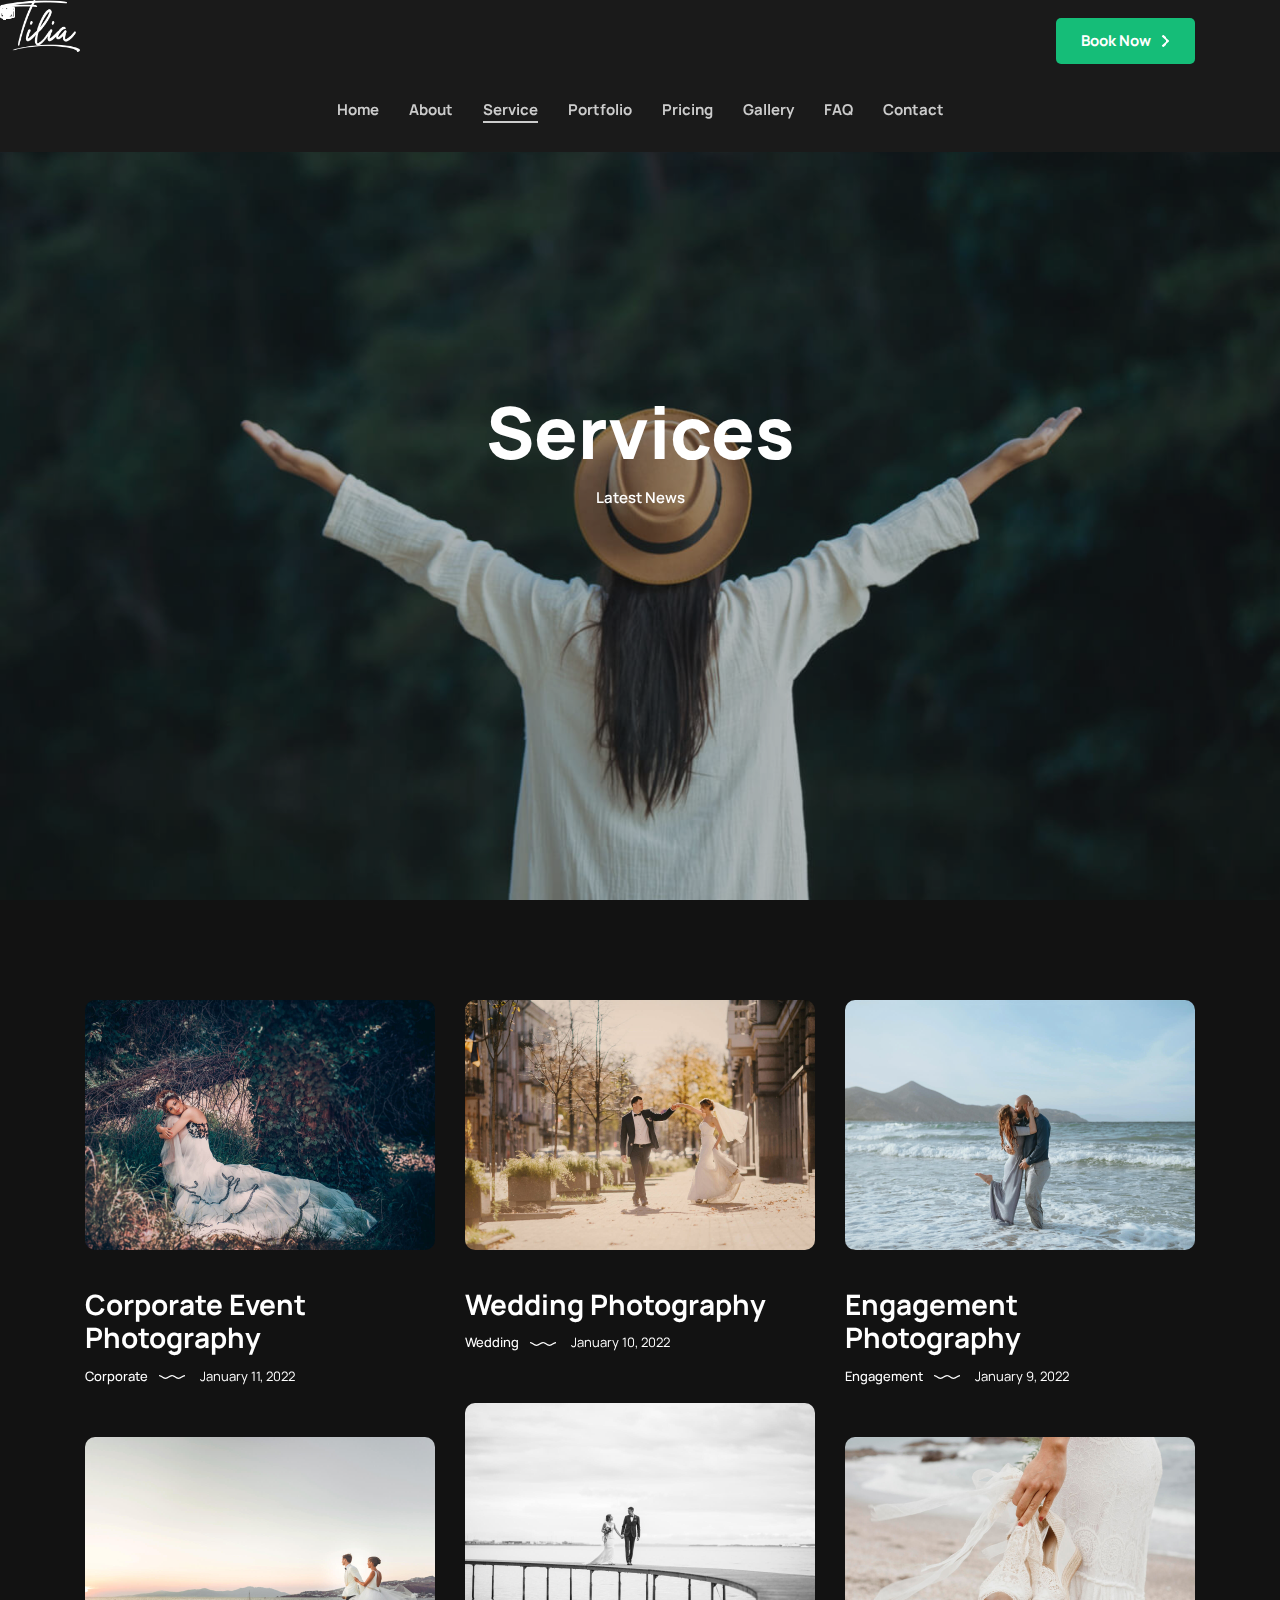
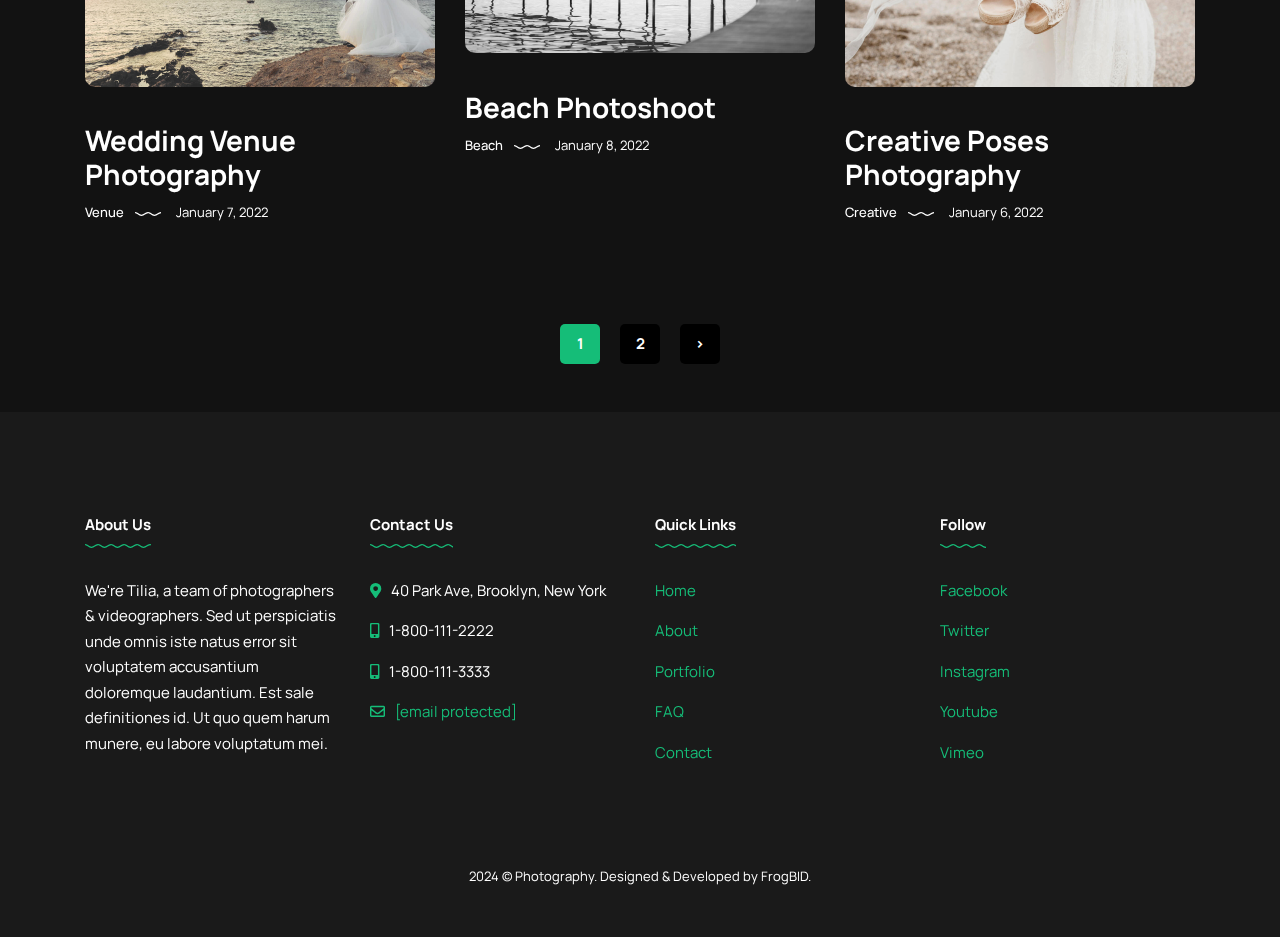
<file: services.html>
<!DOCTYPE html>
<html lang="en-US">
<head>
    <meta charset="UTF-8">
    <meta content="width=device-width, initial-scale=1.0" name="viewport">
    <title>Services - Photography FrogBID</title>
    <!-- Google Fonts -->
    <link href="https://fonts.googleapis.com/" rel="preconnect">
    <link crossorigin href="https://fonts.gstatic.com/" rel="preconnect">
    <link href="https://fonts.googleapis.com/css2?family=Manrope:wght@400;500;600;700;800&amp;display=swap"
          rel="stylesheet">
    <!-- Bootstrap CSS -->
    <link href='css/bootstrap/css/bootstrap.min.css' id='bootstrap-css' media='all' rel='stylesheet' type='text/css'/>
    <!-- Font Awesome Icons CSS -->
    <link href='css/fontawesome/css/font-awesome.min.css' id='font-awesome' media='all' rel='stylesheet'
          type='text/css'/>
    <!-- Main CSS File -->
    <link href='style.css' id='tilia-style-css' media='all' rel='stylesheet' type='text/css'/>
    <!-- favicons -->
    <link href="images/icons/favicon-32x32.png" rel="icon" sizes="32x32"/>
    <link href="images/icons/favicon-192x192.png" rel="icon" sizes="192x192"/>
    <link href="images/icons/favicon-180x180.png" rel="apple-touch-icon-precomposed"/>
</head>
<body class="home">

<div class="menu-mask">
    <!-- MOBILE MENU HOLDER -->
    <div class="container mobile-menu-holder">
        <div class="row">
            <div class="col-md-12">
                <button class="exit-mobile">
                    <svg id="btn-menu-close" style="enable-background:new 0 0 16 16;" version="1.1"
                         viewBox="0 0 16 16" x="0px" xml:space="preserve"
                         xmlns="http://www.w3.org/2000/svg" y="0px">
								<path d="M15.4,15.3l-0.1,0.1c-0.7,0.7-1.9,0.7-2.6,0L0.6,3.3c-0.7-0.7-0.7-1.9,0-2.6l0.1-0.1c0.7-0.7,1.9-0.7,2.6,0l12.1,12.1
									C16.2,13.4,16.2,14.6,15.4,15.3z"></path>
                        <path d="M0.7,15.4l-0.1-0.1c-0.7-0.7-0.7-1.9,0-2.6L12.7,0.6c0.7-0.7,1.9-0.7,2.6,0l0.1,0.1c0.7,0.7,0.7,1.9,0,2.6L3.3,15.4
									C2.6,16.2,1.4,16.2,0.7,15.4z"></path>
							</svg>
                </button>
            </div>
        </div>
        <div class="row">
            <div class="col-lg-7">
                <!-- MOBILE MENU -->
                <ul class="menu-mobile">
                    <li class="menu-item">
                        <a href="index.html">Home</a>
                    </li>
                    <li class="menu-item">
                        <a href="about.html">About</a>
                    </li>
                    <li class="menu-item current-menu-item">
                        <a href="services.html">Service</a>
                    </li>
                    <li class="menu-item">
                        <a href="portfolio.html">Portfolio</a>
                    </li>
                    <li class="menu-item">
                        <a href="pricing.html">Pricing</a>
                    </li>
                    <li class="menu-item">
                        <a href="gallery.html">Gallery</a>
                    </li>
                    <li class="menu-item">
                        <a href="faq.html">FAQ</a>
                    </li>
                    <li class="menu-item">
                        <a href="contact.html">Contact</a>
                    </li>
                </ul>
                <!-- /MOBILE MENU -->
            </div>
            <!-- /col-lg-7 -->
            <div class="col-lg-5">
                <div class="menu-contact">
                    <div class="mobile-content">
                        <h5 class="widgettitle">Main Office</h5>
                        <div class="mobile-address"> 40 Park Ave, Brooklyn, New York <br> 1-800-111-2222 <br> <a
                                class="__cf_email__" data-cfemail="385b57564c595b4c785d40595548545d165b5755"
                                href="https://matchthemes.com/cdn-cgi/l/email-protection">[email&#160;protected]</a></div>
                        <h5 class="widgettitle">Social</h5>
                        <ul class="social-media">
                            <li><a class="social-facebook" href="#" target="_blank">Facebook</a></li>
                            <li><a class="social-twitter" href="#" target="_blank">Twitter</a></li>
                            <li><a class="social-instagram" href="#" target="_blank">Instagram</a></li>
                            <li><a class="social-email" href="https://matchthemes.com/cdn-cgi/l/email-protection#2407"
                                   target="_blank">Email</a></li>
                        </ul>
                    </div>
                </div>
            </div>
            <!-- /col-lg-5 -->
        </div>
        <!-- /row -->
    </div>
    <!-- /container -->
</div>
<!-- /MOBILE MENU HOLDER -->

<!-- HEADER -->
<header class="main-header header-5">
    <div class="container">
        <div class="top-header top-header-5">
            <div class="header-social header-social-5">
                <ul class="social-media">
                    <li><a class="social-facebook" href="#" target="_blank"><i class="fab fa-facebook-f"></i></a></li>
                    <li><a class="social-twitter" href="#" target="_blank"><i class="fab fa-twitter"></i></a></li>
                    <li><a class="social-instagram" href="#" target="_blank"><i class="fab fa-instagram"></i></a></li>
                    <li><a class="social-email" href="https://matchthemes.com/cdn-cgi/l/email-protection#391a"
                           target="_blank"><i class="far fa-envelope"></i></a></li>
                </ul>
            </div>
            <div class="logo logo-5 logo-white"><a href="index.html"><img alt="Tilia" class="img-fluid"
                                                                          height="90" src="images/logo-tilia.png" width="139"></a></div>
            <div class="logo logo-5 logo-dark"><a href="index.html"><img alt="Tilia"
                                                                         class="img-fluid" height="90"
                                                                         src="images/logo-dark-tilia.png" width="139"></a></div>
            <div class="btn-header btn-header-5"><a class="read-more" href="#">Book Now</a></div>
            <!-- mobile menu button -->
            <div class="nav-button-holder nav-button-holder-5">
                <button class="nav-button" type="button">
                    <svg id="btn-menu-open" style="enable-background:new 0 0 16 16;" version="1.1"
                         viewBox="0 0 16 16" x="0px" xml:space="preserve"
                         xmlns="http://www.w3.org/2000/svg" y="0px">
								<g>
									<path d="M2,4L2,4C0.9,4,0,3.1,0,2v0c0-1.1,0.9-2,2-2h0c1.1,0,2,0.9,2,2v0C4,3.1,3.1,4,2,4z"></path>
                                    <path d="M8,4L8,4C6.9,4,6,3.1,6,2v0c0-1.1,0.9-2,2-2h0c1.1,0,2,0.9,2,2v0C10,3.1,9.1,4,8,4z"></path>
                                    <path d="M14,4L14,4c-1.1,0-2-0.9-2-2v0c0-1.1,0.9-2,2-2h0c1.1,0,2,0.9,2,2v0C16,3.1,15.1,4,14,4z"></path>
                                    <path d="M2,10L2,10c-1.1,0-2-0.9-2-2v0c0-1.1,0.9-2,2-2h0c1.1,0,2,0.9,2,2v0C4,9.1,3.1,10,2,10z"></path>
                                    <path d="M8,10L8,10c-1.1,0-2-0.9-2-2v0c0-1.1,0.9-2,2-2h0c1.1,0,2,0.9,2,2v0C10,9.1,9.1,10,8,10z"></path>
                                    <path d="M14,10L14,10c-1.1,0-2-0.9-2-2v0c0-1.1,0.9-2,2-2h0c1.1,0,2,0.9,2,2v0C16,9.1,15.1,10,14,10z"></path>
                                    <path d="M2,16L2,16c-1.1,0-2-0.9-2-2v0c0-1.1,0.9-2,2-2h0c1.1,0,2,0.9,2,2v0C4,15.1,3.1,16,2,16z"></path>
                                    <path d="M8,16L8,16c-1.1,0-2-0.9-2-2v0c0-1.1,0.9-2,2-2h0c1.1,0,2,0.9,2,2v0C10,15.1,9.1,16,8,16z"></path>
                                    <path d="M14,16L14,16c-1.1,0-2-0.9-2-2v0c0-1.1,0.9-2,2-2h0c1.1,0,2,0.9,2,2v0C16,15.1,15.1,16,14,16z"></path>
								</g>
							</svg>
                </button>
            </div>
            <!-- /mobile menu button -->
        </div>
        <!-- /top-header -->
        <div class="header-container5">
            <nav class="nav-holder nav-holder-5">
                <ul class="menu-nav">
                    <li class="menu-item">
                        <a href="index.html">Home</a>
                    </li>
                    <li class="menu-item">
                        <a href="about.html">About</a>
                    </li>
                    <li class="menu-item current-menu-item">
                        <a href="services.html">Service</a>
                    </li>
                    <li class="menu-item">
                        <a href="portfolio.html">Portfolio</a>
                    </li>
                    <li class="menu-item">
                        <a href="pricing.html">Pricing</a>
                    </li>
                    <li class="menu-item">
                        <a href="gallery.html">Gallery</a>
                    </li>
                    <li class="menu-item">
                        <a href="faq.html">FAQ</a>
                    </li>
                    <li class="menu-item">
                        <a href="contact.html">Contact</a>
                    </li>
                </ul>
            </nav>
        </div>
    </div>
</header>
<!-- /HEADER -->

<!-- TOP HEADER IMAGE -->
<div class="top-single-bkg topsinglepage">
    <div class="topsingleimg"><img alt="" height="1080" src="images/pages/blog-page.jpg" width="1920"></div>
    <div class="inner-desc">
        <div class="container">
            <h1 class="display-2 single-post-title">Services</h1>
            <span class="post-subtitle">Latest News</span>
        </div>
    </div>
</div>
<!-- /TOP HEADER IMAGE -->

<!-- WRAP CONTENT -->
<div class="page-content custom-page-template" id="wrap-content">
    <div class="container blog-holder">
        <div class="row">
            <div class="col-lg-12 posts-fullwidth">
                <section class="blog-3col-grid">
                    <div class="row layout-masonry">
                        <div class="col-md-6 col-lg-4 blog-item-masonry">
                            <article class="blog-item blog-item-2col-grid">
                                <div class="post-image"><img alt=" " class="img-fluid" height="750" loading="lazy" src="images/blog/blog-9.jpg" width="750"> <a class="cursor-eye" href="#"> </a></div>
                                <div class="post-holder">
                                    <h2 class="article-title display-6"><a href="#">Corporate Event Photography</a></h2>
                                    <div class="meta-info">
                                        <div class="meta-categ-all-v2"><a href="#" rel="category tag">Corporate</a></div>
                                        <div class="meta-date-all">January 11, 2022</div>
                                    </div>
                                </div>
                            </article>
                        </div>
                        <!-- /blog-item-masonry -->
                        <div class="col-md-6 col-lg-4 blog-item-masonry">
                            <article class="blog-item blog-item-2col-grid">
                                <div class="post-image"><img alt=" " class="img-fluid" height="750" loading="lazy" src="images/blog/blog-8.jpg" width="750"> <a class="cursor-eye" href="#"> </a></div>
                                <div class="post-holder">
                                    <h2 class="article-title display-6"><a href="#">Wedding Photography</a></h2>
                                    <div class="meta-info">
                                        <div class="meta-categ-all-v2"><a href="#" rel="category tag">Wedding</a></div>
                                        <div class="meta-date-all">January 10, 2022</div>
                                    </div>
                                </div>
                            </article>
                        </div>
                        <!-- /blog-item-masonry -->
                        <div class="col-md-6 col-lg-4 blog-item-masonry">
                            <article class="blog-item blog-item-2col-grid">
                                <div class="post-image"><img alt=" " class="img-fluid" height="750" loading="lazy" src="images/blog/blog-7.jpg" width="750"> <a class="cursor-eye" href="#"> </a></div>
                                <div class="post-holder">
                                    <h2 class="article-title display-6"><a href="#">Engagement Photography</a></h2>
                                    <div class="meta-info">
                                        <div class="meta-categ-all-v2"><a href="#" rel="category tag">Engagement</a></div>
                                        <div class="meta-date-all">January 9, 2022</div>
                                    </div>
                                </div>
                            </article>
                        </div>
                        <!-- /blog-item-masonry -->
                        <div class="col-md-6 col-lg-4 blog-item-masonry">
                            <article class="blog-item blog-item-2col-grid">
                                <div class="post-image"><img alt=" " class="img-fluid" height="750" loading="lazy" src="images/blog/blog-3.jpg" width="750"> <a class="cursor-eye" href="#"> </a></div>
                                <div class="post-holder">
                                    <h2 class="article-title display-6"><a href="#">Beach Photoshoot</a></h2>
                                    <div class="meta-info">
                                        <div class="meta-categ-all-v2"><a href="#" rel="category tag">Beach</a></div>
                                        <div class="meta-date-all">January 8, 2022</div>
                                    </div>
                                </div>
                            </article>
                        </div>
                        <!-- /blog-item-masonry -->
                        <div class="col-md-6 col-lg-4 blog-item-masonry">
                            <article class="blog-item blog-item-2col-grid">
                                <div class="post-image"><img alt=" " class="img-fluid" height="750" loading="lazy" src="images/blog/blog-5.jpg" width="750"> <a class="cursor-eye" href="#"> </a></div>
                                <div class="post-holder">
                                    <h2 class="article-title display-6"><a href="#">Wedding Venue Photography</a></h2>
                                    <div class="meta-info">
                                        <div class="meta-categ-all-v2"><a href="#" rel="category tag">Venue</a></div>
                                        <div class="meta-date-all">January 7, 2022</div>
                                    </div>
                                </div>
                            </article>
                        </div>
                        <!-- /blog-item-masonry -->
                        <div class="col-md-6 col-lg-4 blog-item-masonry">
                            <article class="blog-item blog-item-2col-grid">
                                <div class="post-image"><img alt=" " class="img-fluid" height="750" loading="lazy" src="images/blog/blog-4.jpg" width="750"> <a class="cursor-eye" href="#"> </a></div>
                                <div class="post-holder">
                                    <h2 class="article-title display-6"><a href="#">Creative Poses Photography</a></h2>
                                    <div class="meta-info">
                                        <div class="meta-categ-all-v2"><a href="#" rel="category tag">Creative</a></div>
                                        <div class="meta-date-all">January 6, 2022</div>
                                    </div>
                                </div>
                            </article>
                        </div>
                        <!-- /blog-item-masonry -->
                    </div>
                    <!-- /layout-masonry -->
                    <div class="prev-next"><span class="nav-page"></span><span class="page-numbers current-page">1</span> <a class="page-numbers" href="#">2</a> <span class="nav-page"><a href="#">&gt;</a></span></div>
                </section>
            </div>
            <!-- /col-lg-12 -->
        </div>
        <!-- /row -->
    </div>
    <!-- /container -->
</div>
<!-- /WRAP CONTENT -->

<!-- FOOTER -->
<footer class="mt-5">
    <div class="container">
        <div class="footer-widgets">
            <div class="row">
                <div class="col-lg-3 col-sm-6">
                    <div class="foo-block">
                        <div class="widget_text widget widget-footer">
                            <h5 class="widgettitle">About Us</h5>
                            <div class="textwidget">
                                <p>We're Tilia, a team of photographers & videographers. Sed ut perspiciatis unde omnis
                                    iste natus error sit voluptatem accusantium doloremque laudantium. Est sale
                                    definitiones id. Ut quo quem harum munere, eu labore voluptatum mei.</p>
                            </div>
                        </div>
                    </div>
                </div>
                <!-- /col-lg-3 -->
                <div class="col-lg-3 col-sm-6">
                    <div class="foo-block">
                        <div class="widget_text widget widget-footer">
                            <h5 class="widgettitle">Contact Us</h5>
                            <ul class="footer-contact">
                                <li><i class="fas fa-map-marker-alt"></i><span>40 Park Ave, Brooklyn, New York</span>
                                </li>
                                <li><i class="fas fa-mobile-alt"></i><span>1-800-111-2222</span></li>
                                <li><i class="fas fa-mobile-alt"></i><span>1-800-111-3333</span></li>
                                <li><i class="far fa-envelope"></i><span><a
                                        class="__cf_email__" data-cfemail="40232f2e34212334002538212d302c256e232f2d"
                                        href="#">[email&#160;protected]</a></span>
                                </li>
                            </ul>
                        </div>
                    </div>
                </div>
                <!-- /col-lg-3 -->
                <div class="col-lg-3 col-sm-6">
                    <div class="foo-block">
                        <div class="widget_text widget widget-footer">
                            <h5 class="widgettitle">Quick Links</h5>
                            <ul>
                                <li><a href="index.html">Home</a></li>
                                <li><a href="about.html">About</a></li>
                                <li><a href="portfolio.html">Portfolio</a></li>
                                <li><a href="faq.html">FAQ</a></li>
                                <li><a href="contact.html">Contact</a></li>
                            </ul>
                        </div>
                    </div>
                </div>
                <div class="col-lg-3 col-sm-6">
                    <div class="foo-block foo-last">
                        <div class="widget widget-footer">
                            <h5 class="widgettitle">Follow</h5>
                            <ul>
                                <li><a href="#">Facebook</a></li>
                                <li><a href="#">Twitter</a></li>
                                <li><a href="#">Instagram</a></li>
                                <li><a href="#">Youtube</a></li>
                                <li><a href="#">Vimeo</a></li>
                            </ul>
                        </div>
                    </div>
                </div>
            </div>
        </div>
        <div class="copyright">
            <div class="footer-copy"><span class="footer-year">2024</span> &copy; Photography. Designed & Developed by FrogBID.</div>
        </div>
    </div>
</footer>
<!-- /FOOTER -->

<div class="scrollup">
    <a class="scrolltop" href="#">
        <i class="fa fa-chevron-up"></i>
    </a>
</div>
<!-- JS -->
<script src='js/jquery.js'></script>
<script src='js/jquery-migrate.min.js'></script>
<script src='css/bootstrap/js/popper.min.js'></script>
<script src='css/bootstrap/js/bootstrap.min.js'></script>
<script src='js/jquery.easing.min.js'></script>
<script src='js/swiper.js'></script>
<script src='js/isotope.js'></script>
<script src='js/simple-lightbox.js'></script>
<!-- MAIN JS -->
<script src='js/init.js'></script>
</body>
</html>
</file>
<file: style.css>
/*
Tilia -  Elegant Photography Portfolio
Version: 1.0.0
Author: MatchThemes
https://matchthemes.com
*/

/*************************************

	0. FONT & COLOR OPTIONS
 
  	1. MAIN STYLES
	
	2. HEADER
	
	3. HOME
	
	4. PAGES
		
		4.1 PORTFOLIOS
		
		4.2 GALLERY
		
		4.3 TESTIMONIALS
		
	5. BLOG
	
	6. FOOTER
	
	7. OTHER
	
	8. RESPONSIVE MEDIA QUERIES
 
************************************/

/**
* #0. # FONT & COLOR OPTIONS
*
* 
*/

:root {
    --body-font: Open Sans, sans-serif;
    --body-color: #e0e0e0; /* Light grey for text */
    --body-background: #121212; /* Dark grey for background */
    --body-font-size: 16px;
    --body-line-height: 1.7;
    --headings-font: Cormorant, serif;
    --headings-color: #ffffff; /* White for headings */
    --primary-color: #15bd78; /* Keeping primary color as is */
    --extra-color1: #4a7075; /* Darkened version of the extra color */
    --white-color: #ffffff;
    --menu-normal-color: #e0e0e0; /* Light grey for menu text */
    --menu-hover-color: #ffffff; /* White for menu hover */
    --submenu-background-color: #333333; /* Dark grey for submenu background */
    --submenu-normal-color: #e0e0e0; /* Light grey for submenu text */
    --submenu-hover-color: #15bd78; /* Keeping hover color as is */
    --footer-background-color: #1a1a1a; /* Darker grey for footer background */
    --footer-color: #b0b0b0; /* Light grey for footer text */
    --footer-title-color: #ffffff; /* White for footer titles */
    --headings-h1-size: 3.5rem;
    --headings-h2-size: 3rem;
    --headings-h3-size: 2.25rem;
    --headings-h4-size: 2rem;
    --headings-h5-size: 1.5rem;
    --headings-h6-size: 1rem;
}


/**
* #1.# MAIN STYLES
*
*
*/

/* RESET STYLES */

*,
html,
body,
div,
dl,
dt,
dd,
ul,
ol,
li,
h1,
h2,
h3,
h4,
h5,
h6,
pre,
form,
label,
fieldset,
input,
p,
blockquote,
th,
td {
    margin: 0;
    padding: 0;
}

table {
    border-collapse: collapse;
    border-spacing: 0;
}

fieldset,
img {
    border: 0;
}

address,
caption,
cite,
code,
dfn,
th,
var {
    font-style: normal;
    font-weight: normal;
}

address {
    font-style: italic;
}

caption,
th {
    text-align: left;
}

h1,
h2,
h3,
h4,
h5,
h6 {
    font-weight: normal;
}

q:before,
q:after {
    content: '';
}

strong,
b {
    font-weight: bold;
}

em,
cite {
    font-style: italic;
}

cite {
    display: block;
}

strike,
del {
    text-decoration: line-through;
}

sup {
    font-size: 13px;
    position: relative;
    vertical-align: super;
    top: -20px;
}

sub {
    font-size: 13px;
    position: relative;
    vertical-align: baseline;
}

.italic {
    font-style: italic;
}

button,
input,
select,
textarea {
    font-size: 100%;
    margin: 0;
    vertical-align: baseline;
    *vertical-align: middle;
}

.no-margin {
    margin: 0 !important;
}

.no-bottom {
    margin-bottom: 0;
}

.no-padding {
    padding: 0;
}

.column-clear {
    clear: both;
}

.wp-caption {
    max-width: 100%;
}

.sticky {
    position: relative;
}

.wp-caption-text,
.gallery-caption {
    color: #cccccc;
    font-size: 13px;
    text-align: center;
    margin-top: 25px;
    font-style: italic;
    font-weight: 300;
}

.gallery-columns-6 .gallery-caption,
.gallery-columns-7 .gallery-caption,
.gallery-columns-8 .gallery-caption,
.gallery-columns-9 .gallery-caption {
    display: none;
}

.bypostauthor .comment-body {
    border-color: 1px solid #333;
}

.screen-reader-text {
    clip: rect(1px, 1px, 1px, 1px);
    height: 1px;
    overflow: hidden;
    position: absolute !important;
    width: 1px;
    word-wrap: normal !important;
}

.screen-reader-text:hover,
.screen-reader-text:active,
.screen-reader-text:focus {
    display: block;
    top: 5px;
    left: 5px;
    width: auto;
    height: auto;
    padding: 1em 1.5em;
    font-size: 0.8em;
    line-height: normal;
    color: #ffffff;
    background-color: #333333;
    border-radius: 3px;
    box-shadow: 0 0 2px 2px rgba(255, 255, 255, 0.6);
    clip: auto !important;
    text-decoration: none;
    z-index: 100000;
    /* Above WP toolbar */
}

.alignright {
    float: right;
    margin: 5px 0 0 30px;
}

.alignleft {
    float: left;
    margin: 5px 30px 0 0;
}

.aligncenter {
    margin: 30px auto;
    text-align: center;
    display: block;
}

hr {
    margin-top: 30px;
    margin-bottom: 30px;
    border: 0;
    border-top: 1px solid #555555;
}

pre,
code {
    background: #333333;
    color: #cccccc;
    font-family: "Courier New", Courier, monospace;
    padding: 10px;
    font-size: 13px;
}

pre.wp-block-verse {
    font-family: "Courier New", Courier, monospace;
}

pre {
    margin-bottom: 30px;
    overflow: auto;
    padding: 30px;
    white-space: pre-wrap;
}

pre code {
    background: none;
    padding: 0;
}

a code {
    color: #15bd78;
}

article,
aside,
figure,
footer,
header,
hgroup,
nav,
section {
    display: block;
}

* {
    -webkit-box-sizing: border-box;
    /* Safari/Chrome, other WebKit */
    -moz-box-sizing: border-box;
    /* Firefox, other Gecko */
    box-sizing: border-box;
    /* Opera/IE 8+ */
}

html,
body {
    -webkit-overflow-scrolling: touch;
    -moz-osx-font-smoothing: grayscale;
    -webkit-font-smoothing: antialiased;
    font-smoothing: antialiased;
    text-rendering: optimizeLegibility;
}

body {
    font-family: Manrope, sans-serif;
    -webkit-text-size-adjust: 100%;
    background: #121212;
    color: #cccccc;
    font-size: 15px;
    font-weight: 400;
    line-height: 1.7;
    overflow-x: hidden;
}

.h1,
.h2,
.h3,
.h4,
.h5,
.h6,
h1,
h2,
h3,
h4,
h5,
h6 {
    color: #ffffff;
    font-weight: 700;
    line-height: 1.2;
}

.h1,
h1 {
    font-size: 3.5rem;
}

.h2,
h2 {
    font-size: 3rem;
}

.h3,
h3 {
    font-size: 2rem;
}

.h4,
h4 {
    font-size: 1.75rem;
}

.h5,
h5 {
    font-size: 1.5rem;
}

.h6,
h6 {
    font-size: 1rem;
}

.lead {
    font-size: 1.25rem;
    font-weight: 600;
}

.display-1 {
    font-size: 5rem;
    font-weight: 700;
}

.display-2 {
    font-size: 4.5rem;
    font-weight: 700;
}

.display-3,
.large-title {
    font-size: 3.5rem;
    font-weight: 700;
}

.display-4,
.display-4 .elementor-heading-title {
    font-size: 3rem;
    font-weight: 700;
}

.display-5 {
    font-size: 2.25rem;
    font-weight: 700;
}

.display-6 {
    font-size: 1.75rem;
    font-weight: 700;
}


.single-post-content > h1,
.single-post-content > h2,
.single-post-content > h3,
.single-post-content > h4,
.single-post-content > h5,
.single-post-content > h6,
.comment-text > h1,
.comment-text > h2,
.comment-text > h3,
.comment-text > h4,
.comment-text > h5,
.comment-text > h6 {
    margin-top: 30px;
    margin-bottom: 20px;
}

.comment-text address {
    margin-bottom: 30px;
}

a,
.pcolor,
.pcolor .elementor-heading-title {
    color: #15bd78;
    text-decoration: none;
}

.pcolor-bkg {
    background: #15bd78;
}

p a {
    text-decoration: none;
}

a:hover,
p a:hover {
    color: #15bd78;
    text-decoration: none;
}

a:active,
a:focus {
    outline: none;
    text-decoration: none;
}

ul,
ol {
    margin: 0 0 15px 30px;
}

ul li,
ol li {
    margin-bottom: 10px;
}

ol ol, ol ul, ul ol, ul ul {
    margin-top: 10px;
    margin-bottom: 0;
}

.img-circle {
    border-radius: 99em;
}

.list-circle {
    margin: 0 0 30px 0;
}

.list-circle li {
    list-style: none;
    position: relative;
    padding-left: 15px;
}

.list-circle li:before {
    content: '';
    position: absolute;
    left: 0;
    top: 50%;
    width: 5px;
    height: 5px;
    background: #15bd78;
    border-radius: 99em;
    -webkit-transform: translateY(-50%);
    -moz-transform: translateY(-50%);
    -ms-transform: translateY(-50%);
    -o-transform: translateY(-50%);
    transform: translateY(-50%);
}

blockquote {
    font-size: 25px;
    font-style: italic;
    line-height: 1.7;
    color: #cccccc;
    position: relative;
    margin: 30px 0;
    padding-left: 30px;
}

blockquote:before {
    content: "";
    display: inline-block;
    margin-right: 0;
    font-size: 30px;
    font-style: normal;
    font-weight: 400;
    width: 5px;
    height: 100%;
    background: #15bd78;
    position: absolute;
    left: 0;
    top: 50%;
    -webkit-transform: translateY(-50%);
    -moz-transform: translateY(-50%);
    -ms-transform: translateY(-50%);
    -o-transform: translateY(-50%);
    transform: translateY(-50%);
}

blockquote cite {
    color: #15bd78;
    font-size: 14px;
    font-style: normal;
    font-weight: 400;
    line-height: 1;
    margin-top: 15px;
}

.list-items {
    margin: 0;
    margin-bottom: 30px;
    list-style: none;
}

.list-items li {
    margin-bottom: 5px;
}

.list-items li:last-child {
    margin-bottom: 0;
}

.list-items li:before {
    font-family: "Font Awesome 5 Free";
    content: "\f078";
    display: inline-block;
    padding-right: 10px;
    color: #15bd78;
    font-weight: 700;
    vertical-align: middle;
}

p,
ul,
ol {
    margin-bottom: 30px;
}

/* definition lists */
dl dt {
    margin-bottom: 0;
}

dl dd {
    margin-left: 15px;
    margin-bottom: 30px;
}

/* tables */
table {
    border-left: 1px solid #555555;
    border-top: 1px solid #555555;
    font-size: 15px;
    width: 100%;
    text-align: center;
    border-collapse: collapse;
    background-color: #333333;
    color: #cccccc;
}

table caption {
    margin-bottom: 0;
    text-align: center;
    padding-top: 0;
    padding-bottom: 0;
    caption-side: initial;
}

table th,
table td {
    border-bottom: 1px solid #555555;
    border-right: 1px solid #555555;
    text-align: center;
    padding: 15px;
}

aside table th,
.foo-block table th,
aside table td,
.foo-block table td {
    padding: 0;
}

table th {
    font-weight: bold;
}

figure {
    margin: 0 0 1rem;
}

img {
    vertical-align: middle;
    border-style: none;
}

svg {
    overflow: hidden;
    vertical-align: middle;
}

a,
.submit,
.wpcf7-submit,
.white-btn,
.post-password-form input[type="submit"],
.elementor-accordion .elementor-tab-title,
.elementor-toggle .elementor-tab-title,
.elementor-toggle .elementor-tab-title .elementor-toggle-icon,
.read-more-v2:after,
.post-image img,
.post-image:after,
.post-image .list-image,
.wp-block-search__button,
.white-btn:after,
.item-list-image .img-list,
.portfolio-slider-btn-next svg,
.portfolio-slider-btn-prev svg,
.meta-nav a svg,
.testimonial-slider .swiper-pagination-bullet,
.mt-img-scale img,
.portfolio-fs-item .fs-item-bkg {
    -webkit-backface-visibility: hidden;
    -webkit-transition: all 1s cubic-bezier(0.30, 1, 0.35, 1) 0s;
    -moz-transition: all 1s cubic-bezier(0.30, 1, 0.35, 1) 0s;
    -o-transition: all 1s cubic-bezier(0.30, 1, 0.35, 1) 0s;
    -ms-transition: all 1s cubic-bezier(0.30, 1, 0.35, 1) 0s;
    transition: all 1s cubic-bezier(0.30, 1, 0.35, 1) 0s;
}

.cursor-eye {
    cursor: url(images/cursor-eye.svg), pointer;
}

.container,
.row > * {
    padding-left: 15px;
    padding-right: 15px;
}

.row {
    margin-left: -15px;
    margin-right: -15px;
}

.row.g-0 {
    margin-left: 0;
    margin-right: 0;
}

.g-0 > div[class^="col"] {
    padding-left: 0;
    padding-right: 0;
}

/**
* #2.# HEADER
*/

/*** menu large screens ***/
.menu-nav {
    margin: 0;
    font-size: 0;
}

.menu-nav li {
    display: inline-block;
    position: relative;
    margin-left: 30px;
    margin-bottom: 0;
    font-size: 15px;
    font-weight: 700;
}

.menu-nav li:first-child {
    margin-left: 0;
}

.menu-nav li a {
    color: #cccccc;
    padding: 10px 0;
    display: block;
}

.menu-nav li a:after {
    content: "";
    position: absolute;
    background: #cccccc;
    top: 100%;
    margin-top: -11px;
    left: 0%;
    width: 100%;
    height: 2px;
    -webkit-transform: scaleX(0);
    -ms-transform: scaleX(0);
    transform: scaleX(0);
    -webkit-transition: transform 0.3s cubic-bezier(0.30, 1, 0.35, 1) 0s;
    -moz-transition: transform 0.3s cubic-bezier(0.30, 1, 0.35, 1) 0s;
    -o-transition: transform 0.3s cubic-bezier(0.30, 1, 0.35, 1) 0s;
    -ms-transition: transform 0.3s cubic-bezier(0.30, 1, 0.35, 1) 0s;
    transition: transform 0.3s cubic-bezier(0.30, 1, 0.35, 1) 0s;
    transform-origin: right center;
    display: block;
}

.menu-nav li a:hover,
.menu-nav > li:hover > a,
.menu-nav > li.current-menu-item > a {
    background: none;
    color: #cccccc;
}

.menu-nav > li:hover > a:after {
    -webkit-transform: scaleX(1);
    -ms-transform: scaleX(1);
    transform: scaleX(1);
    transform-origin: left center;
}

.menu-nav li.current-menu-item > a:after {
    -webkit-transform: scaleX(1);
    -ms-transform: scaleX(1);
    transform: scaleX(1);
}

.menu-nav ul {
    display: none;
    margin: 0;
    margin-top: 20px;
    padding: 20px 0;
    width: 265px;
    text-align: left;
    position: absolute;
    top: 100%;
    left: -30px;
    background: rgba(50, 50, 50, 1);
    border-radius: 5px;
    z-index: 5;
    -webkit-box-shadow: 0 2px 4px 0 rgba(0, 0, 0, 0.1);
    box-shadow: 0 2px 4px 0 rgba(0, 0, 0, 0.1);
}

.menu-nav ul:before {
    content: '';
    position: absolute;
    top: -20px;
    left: 0;
    right: 0;
    height: 20px;
}

.menu-nav ul li {
    display: block;
    background: none;
    margin: 0;
    font-size: 0.85rem;
    font-weight: 600;
}

.menu-nav ul li > a {
    display: block;
    padding: 5px 30px;
    color: #cccccc;
    -webkit-transform: translateX(0px);
    -ms-transform: translateX(0px);
    transform: translateX(0px);
    -webkit-backface-visibility: hidden;
    -webkit-transition: all 0.5s cubic-bezier(0.30, 1, 0.35, 1) 0s;
    -moz-transition: all 0.5s cubic-bezier(0.30, 1, 0.35, 1) 0s;
    -o-transition: all 0.5s cubic-bezier(0.30, 1, 0.35, 1) 0s;
    -ms-transition: all 0.5s cubic-bezier(0.30, 1, 0.35, 1) 0s;
    transition: all 0.5s cubic-bezier(0.30, 1, 0.35, 1) 0s;
}

.menu-nav ul li > a:focus {
    outline: none;
}

.menu-nav ul li a:hover,
.menu-nav li:hover ul li a:hover {
    text-decoration: none;
    color: #15bd78;
    -webkit-transform: translateX(10px);
    -ms-transform: translateX(10px);
    transform: translateX(10px);
}

.menu-nav li:hover > ul {
    display: block;
}

.menu-nav li ul ul {
    left: 100%;
    top: -20px;
    margin: 0;
}

.menu-nav .edge > ul {
    left: auto;
    right: 0;
}

.menu-nav li ul .edge ul {
    left: auto;
    top: -20px;
    margin: 0;
    right: 100%;
}

.menu-nav li ul ul:after,
.menu-nav li ul a:after {
    display: none;
}

/*** end menu large screens ***/

/*** menu mobile ***/
.nav-button-holder {
    display: none;
}

.nav-button-holder-2,
.nav-button-holder-4 {
    display: block;
}

.nav-button,
.exit-mobile {
    background-color: #333333;
    display: inline-block;
    border: none;
    border-radius: 99em;
    width: 50px;
    height: 50px;
    cursor: pointer;
    line-height: 10px;
}

.exit-mobile {
    position: absolute;
    margin-top: 20px;
    top: auto;
    left: auto;
}

#btn-menu-open,
#btn-menu-close {
    fill: #15bd78;
    width: 16px;
    height: 16px;
}

.nav-button:hover #btn-menu-open,
.exit-mobile:hover #btn-menu-close {
    -webkit-animation: pulsate .5s cubic-bezier(0, .77, .78, .84) infinite;
    animation: pulsate .5s cubic-bezier(0, .77, .78, .84) infinite;
}

.menu-mobile {
    font-size: 0;
    margin: 0;
    margin-top: 150px;
}

.menu-mobile li {
    font-size: 3rem;
    font-weight: 700;
    padding-top: 20px;
    list-style: none;
    margin-bottom: 0;
    opacity: 0;
    -webkit-transform: translateY(30px);
    -ms-transform: translateY(30px);
    transform: translateY(30px);
    -webkit-transition: all 1s cubic-bezier(0.25, 1, 0.35, 1) 0s;
    -moz-transition: all 1s cubic-bezier(0.25, 1, 0.35, 1) 0s;
    -o-transition: all 1s cubic-bezier(0.25, 1, 0.35, 1) 0s;
    -ms-transition: all 1s cubic-bezier(0.25, 1, 0.35, 1) 0s;
    transition: all 1s cubic-bezier(0.25, 1, 0.35, 1) 0s;
}

.menu-mask.is-active .menu-mobile li {
    opacity: 1;
    -webkit-transform: translateY(0px);
    -ms-transform: translateY(0px);
    transform: translateY(0px);
    -webkit-transition: all 1s cubic-bezier(0.25, 1, 0.35, 1) 0.1s;
    -moz-transition: all 1s cubic-bezier(0.25, 1, 0.35, 1) 0.1s;
    -o-transition: all 1s cubic-bezier(0.25, 1, 0.35, 1) 0.1s;
    -ms-transition: all 1s cubic-bezier(0.25, 1, 0.35, 1) 0.1s;
    transition: all 1s cubic-bezier(0.25, 1, 0.35, 1) 0.1s;
}

.menu-mobile li a {
    color: #cccccc;
    display: block;
    line-height: 1.2;
}

.menu-mobile li a:hover,
.menu-mobile li a:focus {
    background: none;
}

.menu-mobile li:hover > a,
.menu-mobile li.current-menu-item > a {
    color: #15bd78;
}

.menu-mobile > li.menu-item-has-children > a:after {
    content: "+";
    display: inline-block;
    margin-left: 7px;
    margin-right: 0;
    font-size: 20px;
    font-weight: 700;
    vertical-align: middle;
}

.menu-mobile > li.menu-item-has-children.menu-open > a:after {
    content: "-";
}

.menu-mobile ul {
    margin: 0;
    padding: 0;
    font-size: 0;
}

.menu-mobile > li > ul {
    display: none;
}

.menu-mobile > li.menu-open > ul {
    display: block;
}

.menu-mobile ul li {
    font-size: 15px;
    padding-top: 20px;
    text-transform: none;
    padding-left: 15px;
    display: block;
}

.menu-contact {
    font-size: 15px;
    color: #ffffff;
    padding-top: 150px;
}

.menu-contact ul,
.footer-contact {
    list-style: none;
    margin-left: 0;
    margin-bottom: 0;
}

.menu-contact ul:first-child li i {
    font-size: 15px;
    margin-right: 10px;
}

.menu-contact i,
.footer-contact i {
    padding-right: 10px;
    color: #15bd78; /* Lighter shade for icons */
}

.mobile-phone {
    margin-top: 10px;
}

.mobile-address {
    margin-bottom: 60px;
}

.menu-contact .social-media li a,
.menu-contact li {
    color: #ffffff;
}

.mobile-content {
    opacity: 0;
    -webkit-transform: translateY(30px);
    -ms-transform: translateY(30px);
    transform: translateY(30px);
    -webkit-transition: all 1s cubic-bezier(0.25, 1, 0.35, 1) 0s;
    -moz-transition: all 1s cubic-bezier(0.25, 1, 0.35, 1) 0s;
    -o-transition: all 1s cubic-bezier(0.25, 1, 0.35, 1) 0s;
    -ms-transition: all 1s cubic-bezier(0.25, 1, 0.35, 1) 0s;
    transition: all 1s cubic-bezier(0.25, 1, 0.35, 1) 0s;
}

.menu-mask.is-active .mobile-content {
    opacity: 1;
    -webkit-transform: translateY(0px);
    -ms-transform: translateY(0px);
    transform: translateY(0px);
    -webkit-transition: all 1s cubic-bezier(0.25, 1, 0.35, 1) 0.1s;
    -moz-transition: all 1s cubic-bezier(0.25, 1, 0.35, 1) 0.1s;
    -o-transition: all 1s cubic-bezier(0.25, 1, 0.35, 1) 0.1s;
    -ms-transition: all 1s cubic-bezier(0.25, 1, 0.35, 1) 0.1s;
    transition: all 1s cubic-bezier(0.25, 1, 0.35, 1) 0.1s;
}

/*** end menu mobile ***/

/***** MODAL WINDOW ******/
body.has-active-menu {
    overflow: hidden !important;
}

.menu-mask {
    background-color: #1a1a1a; /* Darker background */
    padding-bottom: 50px;
    position: fixed;
    top: 0;
    left: 0;
    width: 0;
    height: 0;
    opacity: 0;
    overflow-y: scroll;
    z-index: 1040;
    -webkit-transition: opacity .3s, width 0s .3s, height 0s .3s;
    -ms-transition: opacity .3s, width 0s .3s, height 0s .3s;
    transition: opacity .3s, width 0s .3s, height 0s .3s;
}

.menu-mask.is-active {
    width: 100%;
    height: 100%;
    opacity: 1;
    -webkit-transition: opacity .3s;
    -ms-transition: opacity .3s;
    transition: opacity .3s;
}

/***** END MODAL WINDOW ******/

.social-media,
.footer-social,
.about-social {
    list-style: none;
    margin: 0;
    font-size: 0;
}

.social-media li,
.footer-social li,
.about-social li {
    display: inline-block;
    font-size: 15px;
    margin-left: 15px;
    margin-bottom: 0;
}

.social-list li {
    display: block;
    margin: 0;
}

.social-media li a {
    color: #ffffff;
}

.social-media-footer li a,
.social-list li a {
    color: #15bd78; /* Lighter shade for social media icons */
}

.about-social i {
    color: #15bd78; /* Lighter shade for icons */
    vertical-align: middle;
}

.social-media li:first-child,
.footer-social li:first-child,
.about-social li:first-child {
    margin-left: 0;
}

.social-aboutme {
    margin-top: 30px;
}

.social-aboutme li a,
.social-team li a {
    border-radius: 5px;
    background: #15bd78; /* Lighter background for social icons */
    padding: 5px;
    width: 35px;
    height: 35px;
    display: inline-flex;
    line-height: 15px;
    align-items: center;
    justify-content: center;
    text-align: center;
}

.social-team li a {
    width: 25px;
    height: 25px;
}

.social-team {
    margin-top: 15px;
}

.social-team li {
    font-size: 12px;
    margin-left: 10px;
}

a.social-twitter:hover {
    color: #29C5F6 !important;
}

a.social-facebook:hover {
    color: #6788CE !important;
}

a.social-gplus:hover {
    color: #E75C3C !important;
}

a.social-linkedin:hover {
    color: #3A9BDC !important;
}

a.social-pinterest:hover {
    color: #FE4445 !important;
}

a.social-tripadvisor:hover {
    color: #00AF87 !important;
}

a.social-youtube:hover {
    color: #E34040 !important;
}

a.social-vimeo:hover {
    color: #44BBFF !important;
}

a.social-instagram:hover {
    color: #AA8062 !important;
}

a.social-whatsapp:hover {
    color: #2cb140 !important;
}

a.social-skype:hover {
    color: #24B4F0 !important;
}

.header-social-1 {
    text-align: right;
}

/** Header 1 **/

.main-header {
    left: 0;
    position: absolute;
    top: 0;
    width: 100%;
    z-index: 100;
    background-color: #1a1a1a; /* Darker header background */
}

.admin-bar .main-header {
    top: 32px;
}

.header-container {
    display: flex;
    align-items: center;
    padding: 20px 0;
}

.logo-1,
.logo-4,
.binfo,
.nav-button-holder-2,
.btn-header-2,
.nav-holder-3,
.header-social-4 {
    flex: 1 1 0;
}

.btn-header {
    text-align: right;
    margin-left: 30px;
}

.btn-header-2 {
    margin-left: 0;
}

.logo img {
    background: none;
    width: 80px;
}

.logo-txt {
    font-size: 30px;
    font-weight: 700;
}

.logo-txt a {
    color: #ffffff;
}

.top-header {
    display: flex;
    align-items: center;
    padding-top: 15px;
}

.binfo ul {
    font-size: 0;
    margin: 0;
}

.binfo ul li {
    color: #ffffff;
    display: inline-block;
    margin-left: 30px;
    font-size: 13px;
    font-weight: 400;
    position: relative;
    margin-bottom: 0;
}

.binfo ul li:first-child {
    margin-left: 0;
}

.binfo ul li i {
    font-size: 15px;
    margin-right: 10px;
    color: #15bd78; /* Lighter shade for icons */
}

.header-social-2 .social-media li a {
    color: #15bd78; /* Lighter shade for social media icons */
}

/** Header 3 **/

.logo-3 {
    flex: 1 1 0;
}

.top-header-3 {
    padding-top: 20px;
}

.header-social-4 {
    text-align: right;
}

.nav-button-holder-3 {
    margin-left: 30px;
}

/** Header 4 **/

.nav-button-holder-4 {
    margin-left: 15px;
}

/** Header 5 **/

.top-header-5 {
    justify-content: center;
}

.header-social-5,
.btn-header-5 {
    flex: 1 1 0;
}

.btn-header-5 {
    text-align: right;
}

.logo-5 {
    text-align: center;
}

.header-container5 {
    padding: 20px 0;
    text-align: center;
}

.nav-fixed-top {
    position: fixed;
    top: 0;
    right: 0;
    left: 0;
    z-index: 1030;
    background: #333333; /* Darker background */
    margin-top: 0;

    -webkit-backface-visibility: hidden;
    -webkit-transition: all .3s cubic-bezier(.30, 1, .35, 1) 0s;
    -moz-transition: all .3s cubic-bezier(.30, 1, .35, 1) 0s;
    -o-transition: all .3s cubic-bezier(.30, 1, .35, 1) 0s;
    -ms-transition: all .3s cubic-bezier(.30, 1, .35, 1) 0s;
    transition: all .3s cubic-bezier(.30, 1, .35, 1) 0s;
}

.nav-fixed-top .top-header {
    display: none;
}

/* SLIDER */

.swiper-mt {
    height: 100vh;
    position: relative;
    margin-bottom: 100px;
}

.slider-img {
    background-position: center center;
    background-repeat: no-repeat;
    background-size: cover;
    display: block;
    height: 100%;
    position: relative;
    width: 100%;
}

.slider-img:before {
    content: '';
    background: rgba(38, 38, 38, 0.5); /* Darker overlay */
    top: 0;
    position: absolute;
    left: 0;
    bottom: 0;
    right: 0;
}

.slider-caption {
    position: absolute;
    left: 0;
    top: 50%;
    right: 0;
    color: #fff;
    z-index: 2;
    -ms-transform: translateY(-50%);
    -webkit-transform: translateY(-50%);
    -moz-transform: translateY(-50%);
    -o-transform: translateY(-50%);
    transform: translateY(-50%);
}

.slider-text {
    width: 80%;
    font-size: 15px;
    text-align: center;
    margin: 0 auto;
}

.slider-text .display-2 {
    color: #ffffff;
    margin-bottom: 10px;
    font-weight: 800;
}

.slider-text .read-more {
    margin-top: 30px;
}

.swiper-mt-button-next,
.swiper-mt-button-prev {
    position: absolute;
    top: 50%;
    left: 10px;
    width: 40px;
    height: 40px;
    margin-top: calc(0px - 40px / 2);
    z-index: 10;
    cursor: pointer;
    display: flex;
    align-items: center;
    justify-content: center;
}

.swiper-mt-button-next {
    left: auto;
    right: 10px;
}

.swiper-mt-button-prev {
    -webkit-transform: rotate(180deg);
    -ms-transform: rotate(180deg);
    transform: rotate(180deg);
}

.swiper-mt-button-next svg,
.swiper-mt-button-prev svg {
    fill: #ffffff;
}

.portfolio-slider-btn-next svg,
.portfolio-slider-btn-prev svg {
    fill: #000000;
}

.portfolio-slider-btn-next:hover svg,
.portfolio-slider-btn-prev:hover svg {
    fill: #15bd78;
}

.swiper-pagination {
    color: #ffffff;
    font-size: 11px;
    display: none;
}

/* BKG VIDEO */

.video-container {
    position: relative;
    top: 0;
    left: 0;
    right: 0;
    bottom: 0;
    height: 100vh;
    overflow: hidden;
    z-index: 1;
    margin-bottom: 100px;
}

.video-container:before {
    content: '';
    background: rgba(0, 0, 0, 0.3);
    position: absolute;
    top: 0;
    left: 0;
    bottom: 0;
    right: 0;
    z-index: 2;
}

.video-container video {
    position: absolute;
    left: 50%;
    width: auto;
    height: auto;
    top: 50%;
    min-width: 130%;
    min-height: 130%;
    -webkit-transform: translateX(-50%) translateY(-50%);
    -ms-transform: translateX(-50%) translateY(-50%);
    transform: translateX(-50%) translateY(-50%);
}

/* END BKG VIDEO */

.parallax, .no-parallax {
    background-repeat: repeat;
    background-position: center center !important;
    background-attachment: scroll;
    -webkit-background-size: cover;
    -moz-background-size: cover;
    -o-background-size: cover;
    background-size: cover;
}

.parallax {
    position: relative;
    padding-top: 100px;
    padding-bottom: 100px;
    color: #ffffff;
}

.parallax h2, .parallax h3, .parallax h4 {
    color: #ffffff;
}

.parallax:before {
    content: '';
    background: rgba(0, 0, 0, 0.3); /* Darker overlay */
    position: absolute;
    top: 0;
    left: 0;
    bottom: 0;
    right: 0;
}

.parallax05:before {
    background: rgba(0, 0, 0, 0.5); /* Darker overlay */
}

.parallax .container {
    position: relative;
}

.section-holder {
    margin-bottom: 100px;
}

/* HOME 1 SECTIONS */

.margin-percentr40 {
    margin-right: 40%;
}

.padding-lr200 {
    padding: 0 200px;
}

.margin-lr200 {
    margin: 0 200px;
}

.margin-notop100 {
    margin-top: -100px;
}

.section-info {
    padding-top: 50px;
    padding-bottom: 50px;
    background-color: #2c2c2c; /* Darker section background */
    color: #ffffff;
}

/* HOME 4 SECTIONS */

.home-4 .header-container5 {
    display: none;
}

/* HOME 5 SECTIONS */

.home-slider-5 {
    padding: 230px 0px 100px;
    background-color: #333333; /* Darker background */
}

.home-slider-5 .portfolio-slider {
    overflow: unset;
}

.home-slider-5 .article-title a,
.home-slider-5 .portfolio-categ li a,
.home-slider-5 .article-title a:hover,
.home-slider-5 .portfolio-categ li a:hover {
    color: #ffffff;
}

.home-slider-5 .portfolio-slider-btn-next svg,
.home-slider-5 .portfolio-slider-btn-prev svg {
    fill: #ffffff;
}

.home-section-5-2 .icon-box-icon svg path,
.home-section-6-4 .icon-box svg path,
.home-section-1-2 .icon-svg svg path {
    fill: #15bd78; /* Lighter accent color */
}

.home-section-1-2 .icon-svg-border {
    border-color: #15bd78; /* Lighter accent color */
}

.home-section-7-1,
.home-section-9-1 {
    margin-top: 230px;
}

.logo-dark {
    display: none;
}

.home-menu-black .logo-dark {
    display: block;
}

.home-menu-black .logo-white {
    display: none;
}

.home-menu-black .nav-fixed-top {
    background: #ffffff;
}

.home-menu-black .menu-nav li a,
.home-menu-black .header-social .social-media li a {
    color: #000000;
}

.home-menu-black .menu-nav li a:after,
.home-menu-black .nav-button {
    background: #000000;
}

/* HEADER PAGES */

.top-single-bkg {
    overflow: hidden;
    position: relative;
    margin-bottom: 100px;
    width: 100%;
    height: 100vh;
}

.top-single-bkg:before {
    content: '';
    background: rgba(38, 38, 38, 0.3); /* Darker overlay */
    position: absolute;
    top: 0;
    left: 0;
    bottom: 0;
    right: 0;
    z-index: 1;
}

.topsingleimg {
    width: 100%;
    height: 100%;
    clip-path: inset(0);
}

.topsingleimg img {
    object-fit: cover;
    object-position: center center;
    width: 100%;
    height: 100%;
    position: fixed;
}

.topnoimg {
    height: auto;
    margin-top: 50px;
}

.topnoimg.top-single-bkg:before {
    display: none;
}

.top-page404 {
    height: 100vh;
    margin-bottom: 0;
}

.top-single-bkg .inner-desc {
    position: absolute;
    z-index: 4;
    width: 100%;
    top: 50%;
    text-align: center;
    -webkit-transform: translateY(-50%);
    -moz-transform: translateY(-50%);
    -ms-transform: translateY(-50%);
    -o-transform: translateY(-50%);
    transform: translateY(-50%);
}

.topnoimg .inner-desc {
    position: relative;
    width: 100%;
    top: 0;
    text-align: center;
    -webkit-transform: translateY(0);
    -moz-transform: translateY(0);
    -ms-transform: translateY(0);
    -o-transform: translateY(0);
    transform: translateY(0);
}

.single-post-title {
    color: #fff;
    font-weight: 800;
    -ms-word-wrap: break-word;
    word-wrap: break-word;
}

.single-post-title-margin {
    margin-bottom: 10px;
}

.post-subtitle {
    font-size: 15px;
    font-weight: 600;
    color: #fff;
    margin-top: 10px;
    display: block;
}

.smallborder span {
    border: 1px solid #15bd78; /* Darker accent color */
    display: inline-block;
}

.smallborder .elementor-heading-title {
    padding: 10px 15px;
}

.topnoimg .single-post-title,
.topnoimg .post-subtitle,
.page-title-above .single-post-title,
.page-title-above .post-subtitle {
    color: #000000;
}

.page-title-above {
    text-align: center;
    margin-top: 50px;
    margin-bottom: 100px;
}

.top-blogfront {
    height: auto;
}

.top-blogfront:before {
    display: none;
}

/* END HEADER PAGES */

#wrap-content p,
.article-excerpt,
.practice-icon-content,
aside p {
    line-height: 1.7;
}

.page-holder p,
.blog-post-single p {
    margin-bottom: 30px;
}

.section-background {
    background-color: #2C2C2C; /* Darker background */
    color: #ffffff;
}

.same-height {
    display: flex;
    align-items: center;
}

/* ABOUT US */

.icon-box-wrapper {
    display: flex;
    -webkit-box-align: start;
    -ms-flex-align: start;
    align-items: flex-start;
    text-align: left;
    -webkit-box-orient: horizontal;
    -webkit-box-direction: normal;
    -ms-flex-direction: row;
    flex-direction: row;
    margin-bottom: 30px;
}

.icon-box-icon {
    margin-right: 15px;
    color: #15bd78; /* Darker accent color */
    flex: 0 0 auto;
    line-height: 1;
}

.icon-box-img {
    margin-right: 15px;
    flex: 0 0 100px;
}

.icon-box-img img {
    border-radius: 99em;
}

.icon-box-icon-fa {
    font-size: 30px;
    line-height: 1;
}

.icon-box-content h5 {
    margin-bottom: 10px;
}

.icon-fa-small {
    font-size: 20px;
}

.icon-svg-border {
    display: inline-block;
    border: 1px solid #15bd78; /* Darker accent color */
    padding: 15px;
    line-height: 1;
    border-radius: 5px;
}

.icon-box-icon svg,
.icon-svg svg {
    width: 70px;
    height: 70px;
    vertical-align: initial;
}

.icon50 svg,
.icon-svg-border svg {
    width: 50px;
    height: 50px;
    vertical-align: initial;
}

.icon-box-icon svg path,
.icon-svg svg path {
    fill: #15bd78; /* Darker accent color */
}

.team-position {
    font-size: 13px;
    font-weight: 500;
    line-height: 1.2;
}

.icon-box-2 {
    padding: 50px;
    background-color: #15bd78; /* Darker background */
    border-radius: 10px;
    color: #ffffff;
    margin-bottom: 30px;
    text-align: center;
}

.icon-box-2 h5 {
    color: #ffffff;
    margin-bottom: 10px;
}

.icon-box-2 .icon-svg svg path {
    fill: #ffffff;
}

.progress {
    height: auto;
    border-radius: 0;
    margin-bottom: 30px;
    background: none;
}

.progress-bar {
    background: #15bd78; /* Darker accent color */
    color: #ffffff;
    padding: 4px 0;
    display: flex;
    text-align: left;
    justify-content: initial;
    flex-direction: row;
}

.progress-text {
    flex-grow: 1;
    white-space: nowrap;
    overflow: hidden;
    padding-left: 15px;
}

.progress-percentage {
    padding-right: 15px;
}

/* FAQ PAGE */

.faq-list {
    list-style: none;
    padding: 0;
    margin: 0;
}

.faq-list li {
    margin-top: 30px;
    margin-bottom: 0;
}

.faq-list li:first-child {
    margin-top: 0;
}

.faq-title a:before {
    display: inline-block;
    color: #15bd78; /* Darker accent color */
    padding-right: 10px;
    padding-bottom: 5px;
    content: "\f107";
    font-family: "Font Awesome 5 Free";
    font-size: 13px;
    font-weight: 600;
    vertical-align: middle;
}

.faq-title a:hover:before,
.faq-title.active a:before {
    content: "\f106";
    color: #ffffff;
}

.faq-title a {
    color: #141c2c;
    padding: 20px 15px;
    border: 1px solid #d7dae1;
    border-radius: 5px;
    margin-bottom: 30px;
    display: block;
    font-size: 1.5rem;
    font-weight: 700;
    line-height: 1.2;
}

.faq-title a:hover, .faq-title.active a {
    color: #ffffff;
    border-color: #15bd78; /* Darker accent color */
    background-color: #15bd78; /* Darker background */
    text-decoration: none;
}

.faq-section {
    margin: 0 15px;
    font-size: 15px;
}

.faq-features {
    font-size: 50px;
    margin-bottom: 15px;
    line-height: 1.2;
}

/* PRICING PLANS */

.price-box {
    padding: 50px;
    background-color: #2C2C2C; /* Darker background */
    border-radius: 5px;
    color: #ffffff;
}

.price-box-middle {
    background-color: #594A43; /* Darker background */
}

.price-title {
    font-size: 5rem;
    font-weight: 700;
    color: #15bd78; /* Darker accent color */
    margin-bottom: 10px;
}

.page-holder h2.price-title {
    margin-bottom: 10px;
}

.price-features {
    list-style: none;
    margin: 0;
    margin-bottom: 30px;
}

.price-features li {
    padding: 10px 0;
    margin-bottom: 0;
}


/**
* #4.1# PORTFOLIOS
*
*
*/

/* Portfolio Grid */
.portfolio-grid-container,
.portfolio-masonry-container {
}

.portfolio-grid-container-fs,
.portfolio-masonry-container-fs {
    padding-left: 15px;
    padding-right: 15px;
}

.portfolio-grid,
.portfolio-masonry {
    margin-left: -15px;
    margin-right: -15px;
    margin-bottom: -40px;
    display: flex;
    flex-wrap: wrap;
}

.item-portfolio {
    width: 33.333%;
    padding-left: 15px;
    padding-right: 15px;
    margin-bottom: 40px;
}

.item-2cols {
    width: 50%;
}

.item-3cols {
    width: 33.333%;
}

.item-4cols {
    width: 25%;
}

.item-5cols {
    width: 20%;
}

.portfolio-categ,
.portfolio-filter {
    display: flex;
    flex-wrap: wrap;
    margin: 0;
    list-style: none;
}

.portfolio-categ li,
.portfolio-filter li {
    margin: 0;
    margin-right: 15px;
    line-height: 1;
}

.portfolio-categ li:last-child,
.portfolio-filter li:last-child {
    margin-right: 0;
}

.portfolio-categ li a {
    color: #ffffff;
    font-size: 13px;
    font-weight: 500;
    position: relative;
}

.portfolio-categ li a:hover {
    color: #15bd78; /* Darker accent color */
}

.portfolio-filter {
    padding-left: 15px;
    margin-bottom: 50px;
}

.view-more {
    font-size: 15px;
    font-weight: 700;
    color: #ffffff;
    display: inline-block;
    position: relative;
}

.view-more.current,
.view-more:hover {
    color: #15bd78; /* Darker accent color */
}

.view-more:after {
    content: "";
    position: absolute;
    background: #15bd78; /* Darker accent color */
    top: 100%;
    margin-top: 2px;
    left: 0%;
    width: 100%;
    height: 2px;
    -webkit-transform: scaleX(0);
    -ms-transform: scaleX(0);
    transform: scaleX(0);
    -webkit-transition: transform 0.3s cubic-bezier(0.30, 1, 0.35, 1) 0s;
    -moz-transition: transform 0.3s cubic-bezier(0.30, 1, 0.35, 1) 0s;
    -o-transition: transform 0.3s cubic-bezier(0.30, 1, 0.35, 1) 0s;
    -ms-transition: transform 0.3s cubic-bezier(0.30, 1, 0.35, 1) 0s;
    transition: transform 0.3s cubic-bezier(0.30, 1, 0.35, 1) 0s;
    transform-origin: right center;
    display: block;
}

.view-more:hover:after,
.view-more.current:after {
    -webkit-transform: scaleX(1);
    -ms-transform: scaleX(1);
    transform: scaleX(1);
    transform-origin: left center;
}

.item-4cols .display-6 {
    font-size: 1.5rem;
}

.item-5cols .display-6 {
    font-size: 1.3rem;
}

/* Portfolio Grid v2 */

.portfolio-grid-v2 {
    margin-bottom: -30px;
}

.item-portfolio-v2 {
    margin-bottom: 30px;
    height: 550px;
}

.item-portfolio-v2.item-4cols,
.item-portfolio-v2.item-5cols {
    height: 400px;
}

.item-portfolio-holder-v2 {
    width: 100%;
    height: 100%;
    position: relative;
    overflow: hidden;
}

.item-portfolio-holder-v2:after {
    content: "";
    position: absolute;
    bottom: 0;
    left: 0;
    width: 100%;
    height: 150px;
    background: linear-gradient(180deg, transparent, rgba(0, 0, 0, .7)); /* Darker gradient */
    border-radius: 10px;
}

.item-grid-image-v2 {
    width: 100%;
    height: 100%;
}

.img-grid-v2 {
    object-fit: cover;
    object-position: center center;
    width: 100%;
    height: 100% !important;
}

.item-text-holder-v2 {
    position: absolute;
    z-index: 4;
    width: calc(100% - 60px);
    left: 30px;
    bottom: 30px;
}

.item-title a,
.item-title a:hover,
.portfolio-categ-v2 li a,
.portfolio-categ-v2 li a:hover {
    color: #ffffff;
}

/* Portfolio List */

.portfolio-list-container {
    margin-bottom: -100px;
}

.item-list {
    display: flex;
    height: 400px;
    align-items: center;
    margin-bottom: 100px;
}

.item-text-list-holder {
    width: 50%;
    padding-right: 5%;
    z-index: 1;
}

.item-list-title {
    margin-bottom: 10px;
    text-align: center;
}

.item-text-list-holder .portfolio-categ {
    justify-content: center;
}

.item-list-title a {
    color: #ffffff;
}

.item-list-image {
    width: 50%;
    height: 100%;
}

.item-list-image-left {
    height: 100%;
}

.img-list {
    object-fit: cover;
    object-position: center center;
    width: 100%;
    height: 100% !important;
}

.item-list-image .img-list {
    -webkit-transform: scale(1);
    -ms-transform: scale(1);
    transform: scale(1);
}

.item-list-image:hover .img-list {
    -webkit-transform: scale(1.1);
    -ms-transform: scale(1.1);
    transform: scale(1.1);
}

.item-zigzag:nth-child(2n) .item-text-list-holder {
    order: 2;
}

.item-zigzag:nth-child(2n) .item-list-image {
    order: 1;
}

/* Portfolio Slider */

.portfolio-slider {
    position: relative;
    padding-bottom: 90px;
    overflow: hidden;
}

.portfolio-slider .item-grid-image {
    margin-bottom: 0;
}

.portfolio-slider-btn-next,
.portfolio-slider-btn-prev {
    position: absolute;
    bottom: 0;
    left: 50%;
    top: auto;
    width: 40px;
    height: 40px;
    margin-top: 0;
    margin-left: calc(0px - 100px / 2);
}

.portfolio-slider-btn-next {
    left: auto;
    right: 50%;
    margin-left: 0;
    margin-right: calc(0px - 100px / 2);
}

#portfolio-home5 .article-title a,
#portfolio-home5 .portfolio-categ li a {
    color: #ffffff;
}

#portfolio-home5 .portfolio-slider {
    overflow: unset;
}

#portfolio-home5 .portfolio-slider-btn-next svg,
#portfolio-home5 .portfolio-slider-btn-prev svg {
    fill: #ffffff;
}

/* Portfolio FullScreen */

.portfolio-fullscreen-container {
    width: 100%;
    height: 100vh;
    position: relative;
}

.portfolio-fs-holder {
    display: flex;
    padding: 100px;
    width: 100%;
    height: 100%;
    flex-wrap: wrap;
    justify-content: center;
    align-items: center;
    overflow: auto;
}

.fs-item-bkg {
    position: absolute;
    top: 0;
    left: 0;
    height: 100%;
    width: 100%;
    opacity: 0;
    z-index: -1;
    background-position: center center;
    background-repeat: no-repeat;
    background-size: cover;
    overflow: hidden;
}

.fs-item-bkg:after {
    content: '';
    position: absolute;
    width: 100%;
    height: 100%;
    top: 0;
    left: 0;
    background-color: rgba(0, 0, 0, 0.5); /* Darker overlay */
}

.portfolio-fs-item.active .fs-item-bkg {
    opacity: 1;
}

.portfolio-fs-item {
    padding: 15px;
}

.fs-item-title a {
    color: #ffffff;
    filter: blur(2px);
    opacity: 0.9;
}

.portfolio-fs-item.active .fs-item-title a {
    filter: blur(0);
    opacity: 1;
}

.portfolio-fs-item .fs-item-title sup {
    margin-right: 5px;
}

#portfolio-nomargin .portfolio-grid {
    margin-left: 0;
    margin-right: 0;
}

#portfolio-nomargin .item-portfolio {
    padding: 0;
}

#portfolio-nomargin .portfolio-grid-v2,
#portfolio-nomargin .item-portfolio-v2 {
    margin-bottom: 0;
}

#portfolio-nomargin .item-portfolio-holder-v2:after,
#portfolio-nomargin .post-image {
    border-radius: 0;
}

#portfolio-2cols-bigspace .portfolio-grid,
#portfolio-2cols-bigspace .portfolio-masonry {
    width: calc(100% + 130px);
}

#portfolio-2cols-bigspace .item-portfolio {
    width: calc(50% - 100px);
    margin-right: 100px;
}

#portfolio-2cols-bigspace .item-portfolio:nth-child(2n) {
    margin-top: 100px;
}

#portfolio-fs15 {
    padding-left: 15px;
    padding-right: 15px;
}

/**
* 4.2 GALLERY
*
*
*/
.gallery-holder-masonry,
.gallery-holder-grid {
    margin-bottom: -30px;
}

.gallery-post {
    margin-bottom: 30px;
}

.item-12cols {
    width: 50%;
}

.item-12cols:nth-of-type(3n+1) {
    width: 100%;
}

.gallery-justify {
    display: flex;
    flex-wrap: wrap;
}

.item-justify {
    height: 300px;
    flex: 1 1 auto;
    padding-left: 15px;
    padding-right: 15px;
    overflow: hidden;
    position: relative;
}

.item-justify img {
    object-fit: cover;
    object-position: center center;
    width: 100%;
    height: 100%;
}

/* Testimonials */
.testimonial-slider {
    overflow: hidden;
    padding-bottom: 50px;
    position: relative;
}

.testimonial-slider .swiper-pagination {
    display: block;
    text-align: left;
}

.testimonial-slider .swiper-pagination-bullets {
    bottom: 0 !important;
}

.testimonial-slider .swiper-pagination-bullet {
    opacity: 0.7;
    background: #ffffff; /* Light background for bullets */
    margin: 0 8px !important;
    transform: scale(1);
}

.testimonial-slider .swiper-pagination-bullet-active {
    opacity: 1;
    transform: scale(1.6);
}

.testimonial-quote {
    position: relative;
    z-index: 2;
}

.testimonial-quote svg {
    fill: #ffffff; /* White for quote icon */
    margin-bottom: 30px;
    width: 70px;
    height: 70px;
}

.testimonial-info {
    width: 100%;
}

.testimonial-desc {
    font-weight: 400;
    font-style: italic;
    color: #ffffff; /* White text for description */
    margin-bottom: 30px;
    line-height: 1.7;
}

.testimonial-client {
    font-size: 15px;
    font-weight: 700;
    color: #ffffff; /* White text for client name */
}

.testimonial-company {
    font-size: 14px;
    letter-spacing: 0.05em;
    color: #e0e0e0; /* Light gray for company */
}

.testimonial-center,
.testimonial-center .testimonial-slider .swiper-pagination {
    text-align: center;
}

.el-testimonial2,
.el-testimonial .elementor-testimonial-content {
    font-weight: 600;
}

.el-testimonial .elementor-testimonial-name {
    font-weight: 500;
}

.el-testimonial .elementor-testimonial-wrapper .elementor-testimonial-job {
    margin-top: 5px;
}

.mask-heart {
    width: 450px;
    -webkit-mask-image: url(images/mask-heart.svg);
    -webkit-mask-size: contain;
    -webkit-mask-position: center center;
    -webkit-mask-repeat: no-repeat;
}

/* Blog */
.posts-holder-push-right {
    order: 2;
    padding-right: 0;
    padding-left: 20px;
}

.article-title,
.item-title {
    margin-bottom: 10px;
    -ms-word-wrap: break-word;
    word-wrap: break-word;
    color: #ffffff; /* White text for titles */
}

.article-title a {
    color: #ffffff; /* White links */
    display: block;
}

.article-title a:hover {
    color: #15bd78; /* Light teal on hover */
}

.blog-item {
    margin-bottom: 100px;
}

.meta-info {
    display: flex;
    align-items: center;
    margin-bottom: 30px;
}

.meta-categ-all {
    margin-bottom: 10px;
}

.meta-categ-all a {
    margin-left: 10px;
    border-bottom: 2px solid #15bd78;
    color: #ffffff; /* White category links */
    font-size: 13px;
    font-weight: 500;
    display: inline-block;
}

.meta-categ-all a:hover {
    border-color: rgba(255, 255, 255, 0);
}

.meta-sticky {
    margin-left: 10px;
    color: #ffffff; /* White sticky text */
    font-size: 13px;
    font-weight: 500;
    display: inline-block;
}

.meta-date-all,
.meta-categ-all-v2,
.meta-sticky-v2 {
    color: #ffffff; /* White meta text */
    font-size: 13px;
    font-weight: 500;
    position: relative;
}

.meta-date-all {
    font-weight: 400;
}

.meta-categ-all-v2 a {
    color: #ffffff; /* White category links */
    padding-right: 15px;
    margin-right: -4px;
}

.meta-categ-all-v2 a:last-child {
    padding-right: 0;
}

.meta-categ-all-v2 a:hover {
    color: #15bd78; /* Light teal on hover */
}

.meta-author {
    position: relative;
    font-size: 13px;
    font-weight: 500;
}

.meta-author:after,
.meta-categ-all-v2:after,
.comment-date:after {
    content: '';
    width: 26px;
    background-color: #ffffff; /* White divider */
    height: 4px;
    display: inline-block;
    vertical-align: middle;
    margin-left: 15px;
    margin-right: 15px;
    -webkit-mask-image: url(images/divider-1.svg);
    mask-image: url(images/divider-1.svg);
}

.meta-author a {
    color: #ffffff; /* White author link */
}

.meta-author a:hover {
    color: #15bd78; /* Light teal on hover */
}

.meta-author img {
    border-radius: 99em;
    margin-right: 5px;
}

.post-more {
    display: inline-block;
    margin-top: 30px;
    font-size: 17px;
    font-weight: 500;
    color: #ffffff; /* White text for more link */
    border-bottom: 1px solid #15bd78;
}

.post-more:hover {
    color: #15bd78; /* Light teal on hover */
    border-color: #ffffff;
}

.post-meta {
    margin: 0;
    font-size: 0;
    list-style: none;
}

.post-meta li {
    display: inline-block;
    font-size: 13px;
    font-weight: 400;
    letter-spacing: .2em;
    text-transform: uppercase;
    color: #ffffff; /* White meta text */
    margin-bottom: 0;
}

.post-meta li a {
    color: #ffffff; /* White meta links */
}

.post-meta li a:hover {
    color: #15bd78; /* Light teal on hover */
}

.post-image {
    margin-bottom: 30px;
    position: relative;
    overflow: hidden;
    display: inline-block;
    border-radius: 10px;
}

.post-image:after {
    content: '';
    background: rgba(73, 64, 53, 0.2);
    opacity: 0;
    position: absolute;
    top: 0;
    left: 0;
    bottom: 0;
    right: 0;
    mix-blend-mode: multiply;
}

.post-image:hover:after,
.item-portfolio-holder-v2:hover .post-image:after {
    opacity: 1;
}

.post-image a {
    position: absolute;
    top: 0;
    left: 0;
    width: 100%;
    height: 100%;
    z-index: 1;
}

.post-image img,
.post-image .list-image {
    transform: scale(1);
}

.post-image:hover img,
.post-image:hover .list-image,
.item-portfolio-holder-v2:hover img {
    transform: scale(1.2);
    filter: grayscale(1);
}

/* Blog Grid */
.blog-item-2col-grid,
.blog-item-3col-grid {
    margin-bottom: 50px;
}

.page-holder-sidebar,
.post-sidebar .single-post-holder,
.post-sidebar .blog-item-2col-grid,
.post-sidebar .blog-1col,
.post-sidebar .blog-1col-list-left {
    margin-right: 20px;
}

#blog-home {
    margin-bottom: -50px;
}

/* Blog List */
.blog-item-1col-list {
    display: flex;
    align-items: center;
}

.blog-item-1col-list .post-image {
    width: 35%;
    height: 400px;
    overflow: hidden;
    margin-bottom: 0;
    top: 0;
    left: 0;
}

.blog-item .list-image {
    background-position: center center;
    background-repeat: no-repeat;
    background-size: cover;
    width: 100%;
    height: 100%;
}

.blog-item-1col-list .post-holder {
    width: 65%;
    margin-top: 0;
    padding-left: 50px;
    position: relative;
}

.blog-item-1col-list .post-holder-noimg {
    width: 100%;
    padding: 0;
}

.blog-item-1col-list:last-child {
    margin-bottom: 0;
}

div > p:last-of-type {
    margin-bottom: 0;
}

.single-article-page > * {
    margin-bottom: 30px;
}

.single-article-page > :last-child {
    margin-bottom: 0;
}

.single-article-page blockquote p:last-of-type {
    margin-bottom: 0;
}

.short-blog-3col-grid .article-title {
    margin-top: 0;
    margin-bottom: 15px;
}

.short-blog-3col-grid .article-excerpt {
    margin-bottom: 0;
}

.meta-info-single {
    margin-top: 10px;
    margin-bottom: 0;
    justify-content: center;
}

.meta-info-single,
.meta-info-single .meta-date-all,
.meta-info-single a {
    color: #ffffff; /* White meta text */
}

.meta-info-single a {
    border-color: #ffffff; /* White border color */
    color: #ffffff; /* White link color */
}

.author-single-page {
    margin-top: 100px;
    display: flex;
}

.author-avatar img {
    border-radius: 99em;
}

.author-content {
    margin-left: 30px;
}

.author-single-page h3 {
    font-size: 1.5rem;
    font-weight: 700;
    margin-bottom: 15px;
    color: #ffffff; /* White title */
}

.author-single-page h3 a {
    color: #ffffff; /* White link */
}

.author-single-page h3 a:hover {
    color: #15bd78; /* Light teal on hover */
}

.author-content .social-media {
    margin-top: 10px;
}

.meta-nav-holder {
    margin-top: 100px;
    align-items: center;
}

.meta-nav a {
    color: #ffffff; /* White text */
}

.meta-nav a:hover {
    color: #15bd78; /* Light teal on hover */
}

.meta-nav svg {
    width: 9px;
    height: 14px;
    vertical-align: baseline;
}

.meta-nav a:hover svg {
    fill: #15bd78; /* Light teal fill on hover */
}

.meta-nav-left svg {
    transform: rotate(180deg);
    margin-right: 5px;
}

.meta-nav-right svg {
    margin-left: 5px;
}

.pn-holder {
    display: flex;
    align-items: center;
}

.pn-img {
    width: 80px;
    height: 80px;
    flex: 0 0 auto;
    margin-right: 25px;
    overflow: hidden;
    border-radius: 5px;
    position: relative;
}

.pn-img img {
    object-fit: cover;
    object-position: center center;
    width: 100%;
    height: 100%;
}

.pn-desc {
    width: 100%;
}

.pn-desc .prev-next-title {
    font-size: 1.25rem;
    font-weight: 500;
    -ms-word-wrap: break-word;
    word-wrap: break-word;
    color: #ffffff; /* White text */
}

.meta-nav-right .pn-desc {
    justify-content: flex-end;
    text-align: right;
}

.meta-nav-right .pn-img {
    margin-left: 25px;
    margin-right: 0;
}

.comm-title,
.comment-reply-title {
    margin-top: 100px;
}

.comm-title > h3,
.comment-reply-title {
    font-size: 2rem;
    font-weight: 700;
    margin-bottom: 30px;
    color: #ffffff; /* White text */
}

.comment .comment-reply-title {
    margin-top: 0;
}

.output2 {
    margin-top: 25px;
    border: 1px solid #ff0000;
    padding: 7px;
    color: #ff0000;
}

.antispam {
    display: none;
}

.comm-send {
    margin-top: 36px;
}

.commentlist {
    margin: 0;
}

.commentlist > li {
    list-style: none;
    margin: 0;
    margin-top: 25px;
}

.commentlist > li ul.children li {
    list-style: none;
}

.children li.depth-2,
.children li.depth-3,
.children li.depth-4,
.children li.depth-5,
.children li.depth-6,
.children li.depth-7,
.children li.depth-8,
.children li.depth-9,
.children li.depth-10 {
    margin: 0 0 0 100px;
}

.comment-body {
    margin-bottom: 50px;
}

.comment-details {
    position: relative;
    margin-left: 100px;
}

.comment-avatar {
    position: absolute;
    left: -100px;
    top: 0;
}

.comment-avatar img {
    display: block;
    border-radius: 50%;
}

.comment-author .author a,
.comment-author .author a:visited {
    border: none;
    color: #ffffff; /* White text */
}

.comment-author .author {
    margin-bottom: 10px;
}

.comment-author .author,
.comment-author .author a {
    font-size: 1.25rem;
    font-style: normal;
    font-weight: 700;
    display: block;
    color: #ffffff; /* White text */
}

.comment-author .author a:hover {
    color: #15bd78; /* Light teal on hover */
}

.comment-content {
    margin-top: 10px;
}

.comment-content p:last-child {
    margin: 0;
}

.comment-meta {
    display: flex;
    align-items: center;
}

.comment-date {
    color: #ffffff; /* White text */
    font-size: 13px;
    font-weight: 400;
    position: relative;
}

.comment-reply-link {
    font-size: 13px;
    font-weight: 500;
    color: #ffffff; /* White text */
}

.comment-reply-link:hover {
    color: #15bd78; /* Light teal on hover */
}

#cancel-comment-reply-link {
    display: block;
}

.commentlist .children {
    margin: 0;
}

#comments_wrap {
    margin-top: 15px;
}

#cancel-comment-reply {
    float: right;
    margin-top: 15px;
}

.comment-reply-title small {
    display: block;
    font-size: 15px;
    font-weight: 700;
    margin-top: 10px;
    line-height: 1;
}

.commentlist li .comment-respond {
    margin-bottom: 72px;
}

.pingback .comment-details,
.trackback .comment-details {
    margin-left: 0;
}

.pingback .comment-avatar,
.trackback .comment-avatar {
    display: none;
}

input::-ms-clear {
    display: none;
}

@-ms-viewport {
    width: auto;
}

/* SIDEBAR */
aside ul,
footer ul,
.widget_recent_entries ul {
    margin: 0;
    padding: 0;
    list-style: none;
}

aside > ul > li {
    margin-top: 50px;
    margin-bottom: 0;
}

aside > ul > li:first-child {
    margin-top: 0;
}

aside > ul > li:first-child img {
    border-radius: 5px;
}

aside .screen-reader-text,
.foo-block .screen-reader-text {
    display: none;
}

aside table,
aside table caption,
.foo-block table,
.foo-block table caption {
    margin-bottom: 0;
}

aside table caption,
.foo-block table caption {
    padding-bottom: 0;
}

.foo-block table caption {
    color: #ffffff; /* White text */
}

.widgettitle,
.el-smalltitle,
.el-subtitle {
    margin-bottom: 30px;
    position: relative;
    font-size: 15px;
    display: inline-block;
    font-weight: 700;
    color: #ffffff; /* White text */
}

.el-smalltitle {
    color: #15bd78; /* Light teal */
    margin-bottom: 15px;
}

.el-subtitle {
    margin-bottom: 0;
}

.widgettitle:after,
.el-smalltitle:after,
.el-subtitle:after {
    content: '';
    position: relative;
    width: 100%;
    background-color: #15bd78; /* Light teal */
    height: 4px;
    display: block;
    margin-top: 10px;
    -webkit-mask-image: url(images/divider-1.svg);
    mask-image: url(images/divider-1.svg);
}

.pcolor-white .elementor-heading-title {
    color: #ffffff; /* White text */
}

.pcolor-white:after {
    background-color: #ffffff; /* White background */
}

.menu-contact .widgettitle {
    color: #ffffff; /* White text */
}

footer .widgettitle {
    color: #ffffff; /* White text */
}

aside .instagram-pics,
footer .instagram-pics {
    text-align: center;
}

aside .instagram-pics li,
footer .instagram-pics li {
    display: inline-block;
    margin: 0 7px 7px 0;
}

aside .instagram-pics li img,
footer .instagram-pics li img {
    width: 80px;
    height: 80px;
}

.textwidget img {
    height: auto;
    max-width: 100%;
}

select {
    padding: 10px 5px;
}

.textwidget select {
    width: 100%;
}

.search-string {
    padding: 15px;
    width: 100%;
    border: 1px solid #ffffff; /* White border */
    border-radius: 5px;
    background: none;
    color: #ffffff; /* White text */
}

.foo-block .search-string {
    border-color: #ffffff; /* White border */
    background: #000000; /* Black background */
}

.tagcloud a,
.tags-single-page a,
.wp-block-tag-cloud a {
    display: inline-block;
    font-size: 12px !important;
    color: #fff; /* White text */
    background: #15bd78; /* Light teal */
    padding: 5px 15px;
    text-align: center;
    margin: 0 5px 10px 0;
    border-radius: 5px;
}

.tagcloud a:hover,
.tags-single-page a:hover,
.wp-block-tag-cloud a:hover {
    background: #ffffff; /* White background */
    color: #15bd78; /* Light teal text */
    text-decoration: none;
}

.tags-single-page {
    margin-top: 60px;
    margin-bottom: -10px;
}

.display-post-holder {
    display: flex;
}

.widget .widget-display-posts-img ul li {
    margin-bottom: 25px;
}

.radius5 {
    border-radius: 5px;
}

.radius10 {
    border-radius: 10px;
}

.radius-right250 {
    border-radius: 0px 250px 250px 0px;
}

.width30 {
    width: 30%;
}

.width80 {
    width: 80%;
}

.display-post-img {
    display: block;
    position: relative;
    flex: 0 0 auto;
    width: 70px;
    height: 70px;
    overflow: hidden;
}

.display-post-img img {
    object-fit: cover;
    position: absolute;
    top: 0;
    left: 0;
    right: 0;
    bottom: 0;
    width: 100%;
    height: 100% !important;
    border-radius: 5px;
}

.display-post-text {
    margin-left: 15px;
}

.display-post-date {
    font-size: 12px;
    letter-spacing: 0.03em;
    margin-bottom: 0;
    line-height: 1;
    color: #ffffff; /* White text */
}

.display-post-title {
    font-weight: 400;
    margin-top: 5px;
    color: #ffffff; /* White text */
}

.display-post-title a {
    color: #ffffff; /* White text */
}

footer .display-post-title a,
footer .display-post-date {
    color: #ffffff; /* White text */
}

.display-post-title a:hover {
    color: #15bd78; /* Light teal on hover */
}

.widget ul li,
.widget_recent_entries li,
.widget_archive li,
.widget_categories li,
.widget_pages li,
.widget_meta li,
.widget_recent_comments li,
.widget_rss li,
.widget_nav_menu li {
    margin-bottom: 15px;
    line-height: 1.7;
}

.widget_recent_entries li a,
.widget_archive li a,
.widget_categories li a,
.widget_pages li a,
.widget_meta li a,
.widget_nav_menu li a {
    color: #ffffff; /* White text */
}

.foo-block .widget_recent_entries li a,
.foo-block .widget_archive li a,
.foo-block .widget_categories li a,
.foo-block .widget_pages li a,
.foo-block .widget_meta li a,
.foo-block .widget_nav_menu li a {
    color: #ffffff; /* White text */
}

.widget_recent_entries li a:hover,
.widget_archive li a:hover,
.widget_categories li a:hover,
.widget_pages li a:hover,
.widget_meta li a:hover,
.widget_nav_menu li a:hover {
    color: #15bd78; /* Light teal on hover */
}

.widget_categories ul.children,
.widget_pages ul.children,
.widget_nav_menu .sub-menu {
    padding-top: 15px;
    margin-left: 15px;
}

.widget_categories ul.children li,
.widget_pages ul.children li,
.widget_nav_menu .sub-menu li {
    border: none;
    padding-bottom: 0;
}

.widget_recent_entries li:last-child,
.widget_archive li:last-child,
.widget_categories li:last-child,
.widget_pages li:last-child,
.widget_meta li:last-child,
.widget_recent_comments li:last-child,
.widget_rss li:last-child,
.widget_nav_menu li:last-child {
    margin-bottom: 0;
}

.widget_categories ul.children:last-child li:last-child {
    margin-bottom: 0;
}

/* END SIDEBAR */

/**
* #6.# FOOTER
*/

footer {
    padding-bottom: 50px;
    background: #1a1a1a; /* Dark background */
    color: #ffffff; /* White text */
}

footer a,
.footer-social li a {
    color: #15bd78; /* Light teal */
}

.footer-bkg {
    overflow: hidden;
    position: relative;
    width: 100%;
    height: 100%;
    background-position: center center;
    background-repeat: no-repeat;
    background-size: cover;
}

.footer-bkg:before {
    content: '';
    background: rgba(20, 28, 44, 0.8);
    position: absolute;
    top: 0;
    left: 0;
    bottom: 0;
    right: 0;
}

footer .container {
    z-index: 1;
    position: relative;
}

.footer-widgets {
    padding-top: 100px;
}

.widget-footer {
    margin-bottom: 50px;
}

.widget-footer {
    text-align: left;
}

.copyright {
    padding-top: 50px;
}

.footer-copy {
    font-size: 13px;
    text-align: center;
}

#footer-instagram {
    text-align: center;
    position: relative;
    margin-top: 100px;
}

#footer-instagram .widgettitle {
    display: inline-block;
}

#footer-instagram .instagram-pics {
    margin: 0;
    font-size: 0;
}

#footer-instagram .instagram-pics li {
    display: inline-block;
    margin: 0;
    width: 12.5%;
}

#footer-instagram .instagram-pics li img {
    max-width: 100%;
    width: auto;
    height: auto;
}

#footer-instagram .instagram-pics li img:hover {
    opacity: 0.9;
}

#footer-instagram .clear {
    bottom: 7px;
    font-size: 12px;
    left: 0;
    letter-spacing: 1px;
    line-height: 1.1;
    position: absolute;
    right: 0;
}

#footer-instagram .clear a {
    background: #ffffff;
    border: medium none;
    color: #303030;
    display: inline-block;
    padding: 7px 14px;
}

#sb_instagram #sbi_load {
    float: none;
    clear: both;
    width: auto;
    position: absolute;
    bottom: 5px;
    left: 50%;
    -webkit-transform: translateX(-50%);
    -moz-transform: translateX(-50%);
    -ms-transform: translateX(-50%);
    -o-transform: translateX(-50%);
    transform: translateX(-50%);
}

#sb_instagram .sbi_follow_btn a {
    background: #fff;
    color: #000;
}

#sb_instagram .sbi_follow_btn a:hover {
    box-shadow: none;
}

/**
* #7.# OTHER
*
*
*/

.img-fluid,
.single-post-content img,
.custom-page-template img {
    height: auto;
    max-width: 100%;
}

.icon-img img {
    background: none;
}

.clearfix:after {
    display: block;
    clear: both;
    content: "";
}

/* comments + contact fields */

textarea {
    overflow: auto;
    resize: vertical;
}

button, input, optgroup, select, textarea {
    margin: 0;
    font-family: inherit;
    font-size: inherit;
    line-height: inherit;
}

.comment-form {
    margin-top: 30px;
}

.comm-field,
.contact-field,
#msg-contact,
.wpcf7-text,
.wpcf7-textarea {
    width: 100%;
    padding: 15px;
    border: 1px solid #d5d5d5;
    border-radius: 5px;
    background: none;
    color: #000000;
}

#msg-contact {
    display: block;
}

.post-password-form label input {
    padding: 10px 25px;
    border: 1px solid #000000;
    border-radius: 5px;
    background: none;
    color: #000000;
    margin-left: 10px;
}

.comm-title-2 .section-title {
    margin-top: 30px;
}

.comment-form-cookies-consent {
    margin-top: 30px;
}

@-webkit-keyframes hoverarrow {
    0% {
        transform: translateX(0);
    }
    50% {
        transform: translateX(15px);
        opacity: 1;
    }
    51% {
        opacity: 0;
        transform: translateX(-15px);
    }
    52% {
        opacity: 1;
    }
    100% {
        transform: translateX(0);
    }
}

@keyframes hoverarrow {
    0% {
        transform: translateX(0);
    }
    50% {
        transform: translateX(15px);
        opacity: 1;
    }

    100% {
        transform: translateX(0);
    }
}

.read-more,
.submit,
.wpcf7-submit,
.page-links a,
.post-password-form input[type="submit"],
.el-btn .elementor-button {
    font-size: 15px;
    font-weight: 700;
    color: #ffffff;
    background: #15bd78;
    padding: 10px 25px;
    display: inline-block;
    border: none;
    border-radius: 5px;
    cursor: pointer;
}

.read-more {
    position: relative;

}

.read-more:after,
.read-more-v2:after,
.el-btn .elementor-button .elementor-button-text:after {
    content: '';
    position: relative;
    width: 9px;
    background-color: #ffffff;
    height: 14px;
    display: inline-block;
    margin-left: 10px;
    margin-bottom: -2px;
    -webkit-mask-image: url(images/arrow-1.svg);
    mask-image: url(images/arrow-1.svg);
}

.white-btn:after,
.el-btn.white-btn .elementor-button .elementor-button-text:after {
    background-color: #000000;
}

.read-more:hover:after,
.el-btn .elementor-button:hover .elementor-button-text:after {
    -webkit-animation: hoverarrow cubic-bezier(0, .77, .78, .84) .5s;
    animation: hoverarrow cubic-bezier(0, .77, .78, .84) .5s;
}

.wpcf7-submit {
    cursor: pointer;
}

.wpcf7-form .contact-btn {
    margin-bottom: 0;
}

.el-btn .elementor-button.elementor-size-md,
.el-btn .elementor-button.elementor-size-sm {
    color: #ffffff;
    font-size: 15px;
    font-weight: 700;
    padding: 10px 25px;
    -webkit-border-radius: 5px;
    border-radius: 5px;
}

.read-more.white-btn,
.el-btn.white-btn .elementor-button.elementor-size-md,
.el-btn.white-btn .elementor-button.elementor-size-sm {
    color: #000000;
    background: #ffffff;
}

.read-more:hover,
.submit:hover,
.wpcf7-submit:hover,
.page-links a:hover,
.post-password-form input[type="submit"]:hover,
.el-btn .elementor-button.elementor-size-md:hover,
.el-btn .elementor-button.elementor-size-sm:hover {
    color: #fff;
    background: #15bd78;
    box-shadow: 0 5px 20px rgba(74, 125, 109, 0.3);
}

.read-more.white-btn:hover,
.el-btn.white-btn .elementor-button.elementor-size-md:hover,
.el-btn.white-btn .elementor-button.elementor-size-sm:hover {
    color: #000000;
    background: #ffffff;
    box-shadow: 0 5px 20px rgba(255, 255, 255, 0.3);
}

.read-more-v2 {
    font-size: 15px;
    font-weight: 700;
    color: #000000;
    display: inline-block;
}

.read-more-v2:after {
    background-color: #000000;
}

.read-more-v2:hover {
    color: #15bd78;
}

.read-more-v2:hover:after {
    background-color: #15bd78;
    -webkit-animation: hoverarrow cubic-bezier(0, .77, .78, .84) .5s;
    animation: hoverarrow cubic-bezier(0, .77, .78, .84) .5s;
}

.white-btn-v2 {
    color: #ffffff;
}

.white-btn-v2:after {
    background-color: #ffffff;
}

.btn100 {
    width: 100%;
    text-align: center;
}

.elementor-button {
    line-height: 1.7;
}

.form-submit {
    margin-top: 30px;
}

.blog-post-single .form-submit {
    margin-bottom: 0;
}

.post-password-form input[type="submit"] {
    margin-left: 10px;
    margin-top: 0;
    cursor: pointer;
}


/*** PREV-NEXT PAGE NAVIGATION ***/
.prev-next,
.page-links {
    text-align: center;
    font-size: 0;
}

.prev-next {
    margin-top: 50px;
}

.page-numbers,
.nav-page a {
    color: #fff;
    background: #000000;
    margin: 0 10px;
    font-size: 15px;
    font-weight: 700;
    text-decoration: none;
    display: inline-block;
    line-height: 40px;
    width: 40px;
    height: 40px;
    border-radius: 5px;
}

.current-page,
.page-numbers:hover,
.nav-page a:hover {
    color: #fff;
    background: #15bd78;
}

.page-links {
    margin-top: 36px;
}

.page-links a {
    margin: 0;
    margin-right: 12px;
}

.more-pages {
    font-size: 13px;
    vertical-align: bottom;
    margin: 0 10px;
}

.error-404 {
    text-align: center;
}


/*flexible embeds*/
.video-widget {
    position: relative;
    padding: 0;
    padding-bottom: 56.30%; /* 15:9 ratio*/
    height: 100%;
    overflow: hidden;
}

.gmaps {
    position: relative;
    padding: 0;
    height: 400px;
    overflow: hidden;
}

.video-widget iframe,
.gmaps iframe {
    position: absolute;
    top: auto;
    left: 0;
    width: 100%;
    height: 100%;
}

.post-video {
    position: relative;
}

.post-video:before {
    content: "";
    display: block;
    padding-top: 56.25%;
}

.post-audio:before {
    padding-top: 35%;
}

.post-video iframe {
    position: absolute;
    top: 0;
    right: 0;
    bottom: 0;
    left: 0;
    height: 100%;
    width: 100%;
    max-width: 100%;
}

.scrollup {
    display: none;
}

.scrollup i {
    width: 30px;
    height: 30px;
    position: fixed;
    background: #15bd78;
    color: #ffffff;
    border-radius: 50%;
    bottom: 20px;
    right: 20px;
    text-align: center;
    padding-top: 7px;
    cursor: pointer;
    z-index: 110;
}

.nf-text {
    margin: 25px 0;
}

.alignc {
    text-align: center;
}

.alignr {
    text-align: right;
}

.alignl {
    text-align: left;
}

.none {
    display: none;
}

.alert {
    font-weight: 700;
    background-color: #15bd78;
    border: none;
    color: #ffffff;
    padding: 15px;
    border-radius: 0;
    margin-top: 100px;
}

.error404 #footer-instagram {
    display: none;
}

.title-404 {
    font-size: 12rem;
    margin-bottom: 30px;
    line-height: 1;
}

.padding-50 {
    padding: 50px;
}

.padding-tb100 {
    padding-top: 100px;
    padding-bottom: 100px;
}

.padding-tb50 {
    padding-top: 50px;
    padding-bottom: 50px;
}

.padding-tb30 {
    padding-top: 30px;
    padding-bottom: 30px;
}

.padding-tb25 {
    padding-top: 25px;
    padding-bottom: 25px;
}

.margin-tb50 {
    margin: 50px 0;
}

.margin-tb35 {
    margin: 35px 0;
}

.margin-tb25 {
    margin: 25px 0;
}

.margin-t100 {
    margin-top: 100px;
}

.margin-t50 {
    margin-top: 50px;
}

.margin-r50 {
    margin-right: 50px;
}

.margin-l50,
.margin-tablet-l50 {
    margin-left: 50px;
}

.margin-t35 {
    margin-top: 35px;
}

.margin-t30 {
    margin-top: 30px;
}

.margin-t25 {
    margin-top: 25px;
}

.margin-b100 {
    margin-bottom: 100px;
}


.margin-b50 {
    margin-bottom: 50px;
}

.margin-b35 {
    margin-bottom: 35px;
}

.margin-b30 {
    margin-bottom: 30px;
}

.margin-b25 {
    margin-bottom: 25px;
}

.margin-b15 {
    margin-bottom: 15px;
}

.margin-b10 {
    margin-bottom: 10px;
}

.margin-b15:not(:last-child) {
    margin-bottom: 15px;
}

.margin-none {
    margin: 0;
}

.margin-b30less {
    margin-bottom: -30px;
}

.margin-b50less {
    margin-bottom: -50px;
}

.section-nomargin {
    margin-bottom: 0px;
}

.img-center {
    margin: 0 auto;
}

/* Placeholder text color */

::-webkit-input-placeholder {
    /* Safari, Chrome and Opera */
    color: #000000;
}

:-moz-placeholder {
    /* Firefox 18- */
    color: #000000;
}

::-moz-placeholder {
    /* Firefox 19+ */
    color: #000000;
}

:-ms-input-placeholder {
    /* IE 10+ */
    color: #000000;
}

::-ms-input-placeholder {
    /* Edge */
    color: #000000;
}

:placeholder-shown,
::placeholder {
    color: #ffffff;
}


.icon-circle .elementor-icon {
    color: #15bd78;
    border-color: #15bd78;
}

.pcolori .elementor-icon {
    color: #15bd78;
}

.icon-bkg .elementor-icon {
    background: #15bd78;
}

.pcolori svg path {
    fill: #15bd78;
}

.pcolori-border .elementor-icon {
    padding: 15px;
    border: 1px solid;
    border-radius: 5px;
}

.pcolori-bkg .elementor-icon {
    padding: 15px;
    background-color: #15bd78;
    border-radius: 5px;
}

.pcolori-bkg svg path {
    fill: #ffffff;
}

.pcolori-white .elementor-icon {
    color: #ffffff;
}

.pcolori-white svg path {
    fill: #ffffff;
}


.pcolor-circle .elementor-icon,
.pcolor-circle30 .elementor-icon {
    background: #15bd78;
    color: #ffffff;
    padding: 10px;
    border-radius: 99em;
}

.pcolor-circle30 .elementor-icon {
    padding: 30px;
}

.el-align-right {
    text-align: right;
}

.el-align-center {
    text-align: center;
}

.el-align-center .testimonial-desc:before {
    left: 50%;
    transform: translateX(-50%);
}

.contact3-box .elementor-image-box-img {
    margin-bottom: 15px !important;
}

.fstart .elementor-row {
    align-items: flex-start;
}

.feature-box {
    position: absolute;
    bottom: 20px;
    left: 30px;
}

.feature-box h4 {
    color: #ffffff;
}

.feature-box-title {
    display: inline-block;
    padding: 2px 10px;
    font-size: 12px;
    text-transform: uppercase;
    background: #fff;
    font-weight: 500;
    letter-spacing: 0.05em;
    margin-bottom: 5px;
}

.feature-box-img {
    position: relative;
    overflow: hidden;
}

.feature-box-img a {
    position: relative;
}

.feature-box-img a::after {
    content: '';
    position: absolute;
    width: 100%;
    top: 0;
    left: 0;
    background: #000;
    height: 100%;
    opacity: 0.2;
}

.feature-box-img:not(:last-child) {
    margin-bottom: 0;
}

.feature-box-holder img {
    -webkit-transform: scale(1);
    -ms-transform: scale(1);
    transform: scale(1);
}

.feature-box-holder:hover img {
    -webkit-transform: scale(1.2);
    -ms-transform: scale(1.2);
    transform: scale(1.2);
}

.mt-img-scale {
    overflow: hidden;
    border-radius: 10px;
}

.mt-img-scale img {
    -webkit-transform: scale(1);
    -ms-transform: scale(1);
    transform: scale(1);
}

.mt-img-scale:hover img {
    -webkit-transform: scale(1.2);
    -ms-transform: scale(1.2);
    transform: scale(1.2);
}


/** GUTENBERG **/
.page-full .alignfull,
.page-full .alignwide {
    margin-left: calc(-100vw / 2 + 100% / 2);
    margin-right: calc(-100vw / 2 + 100% / 2);
    max-width: 100vw;
}

.page-full .alignfull img,
.page-full .alignwide img {
    margin-left: auto;
    margin-right: auto;
}

.has-large-font-size {
    font-size: 36px;
    white-space: pre-wrap;
}

.has-medium-font-size {
    font-size: 20px;
    white-space: pre-wrap;
}

.has-small-font-size {
    font-size: 13px;
    white-space: pre-wrap;
}

.gallery-columns-2 .gallery-item {
    max-width: 50%;
}

.gallery-columns-3 .gallery-item {
    max-width: 33.333%;
}

.gallery-columns-4 .gallery-item {
    max-width: 25%;
}

.gallery-columns-5 .gallery-item {
    max-width: 20%;
}

.gallery-columns-6 .gallery-item {
    max-width: 16.66666666%;
}

.gallery-columns-7 .gallery-item {
    width: 14.2857142857%;
}

.gallery-columns-8 .gallery-item {
    width: 12.5%;
}

.gallery-columns-9 .gallery-item {
    width: 11.1111111111%;
}

.gallery-holder {
    display: flex;
    align-items: center;
    flex-wrap: wrap;
}

.gallery-item {
    text-align: center;
    vertical-align: top;
    width: 100%;
}

.white {
    color: #ffffff;
}

.footer-group {
    margin-bottom: -40px;
}

.footer-group p {
    margin-bottom: 0;
}

/** SIMPLE LIGHTBOX **/
body.hidden-scroll {
    overflow: hidden;
}

.sl-overlay {
    position: fixed;
    left: 0;
    right: 0;
    top: 0;
    bottom: 0;
    background: #000;
    opacity: 0.8;
    display: none;
    z-index: 1035;
}

.sl-wrapper {
    z-index: 1040;
    width: 100%;
    height: 100%;
    left: 0;
    top: 0;
    position: fixed;
}

.sl-wrapper * {
    box-sizing: border-box;
}

.sl-wrapper button {
    border: 0 none;
    background: transparent;
    font-size: 28px;
    padding: 0;
    cursor: pointer;
}

.sl-wrapper button:hover {
    opacity: 0.7;
}

.sl-wrapper .sl-close {
    display: none;
    position: fixed;
    right: 30px;
    top: 30px;
    z-index: 10060;
    margin-top: -14px;
    margin-right: -14px;
    height: 44px;
    width: 44px;
    line-height: 44px;
    font-family: Arial, Baskerville, monospace;
    color: #fff;
    font-size: 3rem;
}

.sl-wrapper .sl-counter {
    display: none;
    position: fixed;
    top: 30px;
    left: 30px;
    z-index: 1060;
    color: #fff;
    font-size: 1rem;
}

.sl-wrapper .sl-navigation {
    width: 100%;
    display: none;
}

.sl-wrapper .sl-navigation button {
    position: fixed;
    top: 50%;
    margin-top: -22px;
    height: 44px;
    width: 22px;
    line-height: 44px;
    text-align: center;
    display: block;
    z-index: 10060;
    font-family: Arial, Baskerville, monospace;
    color: #fff;
}

.sl-wrapper .sl-navigation button.sl-next {
    right: 5px;
    font-size: 2rem;
}

.sl-wrapper .sl-navigation button.sl-prev {
    left: 5px;
    font-size: 2rem;
}

@media (min-width: 35.5em) {
    .sl-wrapper .sl-navigation button {
        width: 44px;
    }

    .sl-wrapper .sl-navigation button.sl-next {
        right: 10px;
        font-size: 3rem;
    }

    .sl-wrapper .sl-navigation button.sl-prev {
        left: 10px;
        font-size: 3rem;
    }
}

@media (min-width: 50em) {
    .sl-wrapper .sl-navigation button {
        width: 44px;
    }

    .sl-wrapper .sl-navigation button.sl-next {
        right: 20px;
        font-size: 3rem;
    }

    .sl-wrapper .sl-navigation button.sl-prev {
        left: 20px;
        font-size: 3rem;
    }
}

.sl-wrapper.sl-dir-rtl .sl-navigation {
    direction: ltr;
}

.sl-wrapper .sl-image {
    position: fixed;
    -ms-touch-action: none;
    touch-action: none;
    z-index: 10000;
}

.sl-wrapper .sl-image img {
    margin: 0;
    padding: 0;
    display: block;
    border: 0 none;
    width: 100%;
    height: auto;
}

@media (min-width: 35.5em) {
    .sl-wrapper .sl-image img {
        border: 0 none;
    }
}

@media (min-width: 50em) {
    .sl-wrapper .sl-image img {
        border: 0 none;
    }
}

.sl-wrapper .sl-image iframe {
    background: #000;
    border: 0 none;
}

@media (min-width: 35.5em) {
    .sl-wrapper .sl-image iframe {
        border: 0 none;
    }
}

@media (min-width: 50em) {
    .sl-wrapper .sl-image iframe {
        border: 0 none;
    }
}

.sl-wrapper .sl-image .sl-caption {
    display: none;
    padding: 10px;
    color: #fff;
    background: rgba(0, 0, 0, 0.8);
    font-size: 1rem;
    position: absolute;
    bottom: 0;
    left: 0;
    right: 0;
}

.sl-wrapper .sl-image .sl-caption.pos-top {
    bottom: auto;
    top: 0;
}

.sl-wrapper .sl-image .sl-caption.pos-outside {
    bottom: auto;
}

.sl-wrapper .sl-image .sl-download {
    display: none;
    position: absolute;
    bottom: 5px;
    right: 5px;
    color: #000;
    z-index: 1060;
}

.sl-spinner {
    display: none;
    border: 5px solid #333;
    border-radius: 40px;
    height: 40px;
    left: 50%;
    margin: -20px 0 0 -20px;
    opacity: 0;
    position: fixed;
    top: 50%;
    width: 40px;
    z-index: 1007;
    -webkit-animation: pulsate 1s ease-out infinite;
    -moz-animation: pulsate 1s ease-out infinite;
    -ms-animation: pulsate 1s ease-out infinite;
    -o-animation: pulsate 1s ease-out infinite;
    animation: pulsate 1s ease-out infinite;
}

.sl-scrollbar-measure {
    position: absolute;
    top: -9999px;
    width: 50px;
    height: 50px;
    overflow: scroll;
}

.sl-transition {
    transition: -moz-transform ease 200ms;
    transition: -ms-transform ease 200ms;
    transition: -o-transform ease 200ms;
    transition: -webkit-transform ease 200ms;
    transition: transform ease 200ms;
}

@-webkit-keyframes pulsate {
    0% {
        transform: scale(0.1);
        opacity: 0.0;
    }
    50% {
        opacity: 1;
    }
    100% {
        transform: scale(1.2);
        opacity: 0;
    }
}

@keyframes pulsate {
    0% {
        transform: scale(0.1);
        opacity: 0.0;
    }
    50% {
        opacity: 1;
    }
    100% {
        transform: scale(1.2);
        opacity: 0;
    }
}

@-moz-keyframes pulsate {
    0% {
        transform: scale(0.1);
        opacity: 0.0;
    }
    50% {
        opacity: 1;
    }
    100% {
        transform: scale(1.2);
        opacity: 0;
    }
}

@-o-keyframes pulsate {
    0% {
        transform: scale(0.1);
        opacity: 0.0;
    }
    50% {
        opacity: 1;
    }
    100% {
        transform: scale(1.2);
        opacity: 0;
    }
}

@-ms-keyframes pulsate {
    0% {
        transform: scale(0.1);
        opacity: 0.0;
    }
    50% {
        opacity: 1;
    }
    100% {
        transform: scale(1.2);
        opacity: 0;
    }
}


/** SWIPER **/

@font-face {
    font-family: swiper-icons;
    src: url('data:application/font-woff;charset=utf-8;base64, [base64]//wADZ2x5ZgAAAywAAADMAAAD2MHtryVoZWFkAAABbAAAADAAAAA2E2+eoWhoZWEAAAGcAAAAHwAAACQC9gDzaG10eAAAAigAAAAZAAAArgJkABFsb2NhAAAC0AAAAFoAAABaFQAUGG1heHAAAAG8AAAAHwAAACAAcABAbmFtZQAAA/gAAAE5AAACXvFdBwlwb3N0AAAFNAAAAGIAAACE5s74hXjaY2BkYGAAYpf5Hu/j+W2+MnAzMYDAzaX6QjD6/4//Bxj5GA8AuRwMYGkAPywL13jaY2BkYGA88P8Agx4j+/8fQDYfA1AEBWgDAIB2BOoAeNpjYGRgYNBh4GdgYgABEMnIABJzYNADCQAACWgAsQB42mNgYfzCOIGBlYGB0YcxjYGBwR1Kf2WQZGhhYGBiYGVmgAFGBiQQkOaawtDAoMBQxXjg/wEGPcYDDA4wNUA2CCgwsAAAO4EL6gAAeNpj2M0gyAACqxgGNWBkZ2D4/wMA+xkDdgAAAHjaY2BgYGaAYBkGRgYQiAHyGMF8FgYHIM3DwMHABGQrMOgyWDLEM1T9/w8UBfEMgLzE////P/5//f/V/xv+r4eaAAeMbAxwIUYmIMHEgKYAYjUcsDAwsLKxc3BycfPw8jEQA/[base64]/uznmfPFBNODM2K7MTQ45YEAZqGP81AmGGcF3iPqOop0r1SPTaTbVkfUe4HXj97wYE+yNwWYxwWu4v1ugWHgo3S1XdZEVqWM7ET0cfnLGxWfkgR42o2PvWrDMBSFj/IHLaF0zKjRgdiVMwScNRAoWUoH78Y2icB/yIY09An6AH2Bdu/UB+yxopYshQiEvnvu0dURgDt8QeC8PDw7Fpji3fEA4z/PEJ6YOB5hKh4dj3EvXhxPqH/SKUY3rJ7srZ4FZnh1PMAtPhwP6fl2PMJMPDgeQ4rY8YT6Gzao0eAEA409DuggmTnFnOcSCiEiLMgxCiTI6Cq5DZUd3Qmp10vO0LaLTd2cjN4fOumlc7lUYbSQcZFkutRG7g6JKZKy0RmdLY680CDnEJ+UMkpFFe1RN7nxdVpXrC4aTtnaurOnYercZg2YVmLN/d/gczfEimrE/fs/bOuq29Zmn8tloORaXgZgGa78yO9/cnXm2BpaGvq25Dv9S4E9+5SIc9PqupJKhYFSSl47+Qcr1mYNAAAAeNptw0cKwkAAAMDZJA8Q7OUJvkLsPfZ6zFVERPy8qHh2YER+3i/BP83vIBLLySsoKimrqKqpa2hp6+jq6RsYGhmbmJqZSy0sraxtbO3sHRydnEMU4uR6yx7JJXveP7WrDycAAAAAAAH//wACeNpjYGRgYOABYhkgZgJCZgZNBkYGLQZtIJsFLMYAAAw3ALgAeNolizEKgDAQBCchRbC2sFER0YD6qVQiBCv/H9ezGI6Z5XBAw8CBK/m5iQQVauVbXLnOrMZv2oLdKFa8Pjuru2hJzGabmOSLzNMzvutpB3N42mNgZGBg4GKQYzBhYMxJLMlj4GBgAYow/P/PAJJhLM6sSoWKfWCAAwDAjgbRAAB42mNgYGBkAIIbCZo5IPrmUn0hGA0AO8EFTQAA');
    font-weight: 400;
    font-style: normal
}

:root {
    --swiper-theme-color: #007aff
}

.swiper {
    margin-left: auto;
    margin-right: auto;
    position: relative;
    overflow: hidden;
    list-style: none;
    padding: 0;
    z-index: 1
}

.swiper-vertical > .swiper-wrapper {
    flex-direction: column
}

.swiper-wrapper {
    position: relative;
    width: 100%;
    height: 100%;
    z-index: 1;
    display: flex;
    transition-property: transform;
    box-sizing: content-box
}

.swiper-android .swiper-slide, .swiper-wrapper {
    transform: translate3d(0px, 0, 0)
}

.swiper-pointer-events {
    touch-action: pan-y
}

.swiper-pointer-events.swiper-vertical {
    touch-action: pan-x
}

.swiper-slide {
    flex-shrink: 0;
    width: 100%;
    height: 100%;
    position: relative;
    transition-property: transform
}

.swiper-slide-invisible-blank {
    visibility: hidden
}

.swiper-autoheight, .swiper-autoheight .swiper-slide {
    height: auto
}

.swiper-autoheight .swiper-wrapper {
    align-items: flex-start;
    transition-property: transform, height
}

.swiper-3d, .swiper-3d.swiper-css-mode .swiper-wrapper {
    perspective: 1200px
}

.swiper-3d .swiper-cube-shadow, .swiper-3d .swiper-slide, .swiper-3d .swiper-slide-shadow, .swiper-3d .swiper-slide-shadow-bottom, .swiper-3d .swiper-slide-shadow-left, .swiper-3d .swiper-slide-shadow-right, .swiper-3d .swiper-slide-shadow-top, .swiper-3d .swiper-wrapper {
    transform-style: preserve-3d
}

.swiper-3d .swiper-slide-shadow, .swiper-3d .swiper-slide-shadow-bottom, .swiper-3d .swiper-slide-shadow-left, .swiper-3d .swiper-slide-shadow-right, .swiper-3d .swiper-slide-shadow-top {
    position: absolute;
    left: 0;
    top: 0;
    width: 100%;
    height: 100%;
    pointer-events: none;
    z-index: 10
}

.swiper-3d .swiper-slide-shadow {
    background: rgba(0, 0, 0, .15)
}

.swiper-3d .swiper-slide-shadow-left {
    background-image: linear-gradient(to left, rgba(0, 0, 0, .5), rgba(0, 0, 0, 0))
}

.swiper-3d .swiper-slide-shadow-right {
    background-image: linear-gradient(to right, rgba(0, 0, 0, .5), rgba(0, 0, 0, 0))
}

.swiper-3d .swiper-slide-shadow-top {
    background-image: linear-gradient(to top, rgba(0, 0, 0, .5), rgba(0, 0, 0, 0))
}

.swiper-3d .swiper-slide-shadow-bottom {
    background-image: linear-gradient(to bottom, rgba(0, 0, 0, .5), rgba(0, 0, 0, 0))
}

.swiper-css-mode > .swiper-wrapper {
    overflow: auto;
    scrollbar-width: none;
    -ms-overflow-style: none
}

.swiper-css-mode > .swiper-wrapper::-webkit-scrollbar {
    display: none
}

.swiper-css-mode > .swiper-wrapper > .swiper-slide {
    scroll-snap-align: start start
}

.swiper-horizontal.swiper-css-mode > .swiper-wrapper {
    scroll-snap-type: x mandatory
}

.swiper-vertical.swiper-css-mode > .swiper-wrapper {
    scroll-snap-type: y mandatory
}

.swiper-centered > .swiper-wrapper::before {
    content: '';
    flex-shrink: 0;
    order: 9999
}

.swiper-centered.swiper-horizontal > .swiper-wrapper > .swiper-slide:first-child {
    margin-inline-start: var(--swiper-centered-offset-before)
}

.swiper-centered.swiper-horizontal > .swiper-wrapper::before {
    height: 100%;
    min-height: 1px;
    width: var(--swiper-centered-offset-after)
}

.swiper-centered.swiper-vertical > .swiper-wrapper > .swiper-slide:first-child {
    margin-block-start: var(--swiper-centered-offset-before)
}

.swiper-centered.swiper-vertical > .swiper-wrapper::before {
    width: 100%;
    min-width: 1px;
    height: var(--swiper-centered-offset-after)
}

.swiper-centered > .swiper-wrapper > .swiper-slide {
    scroll-snap-align: center center
}

.swiper-virtual.swiper-css-mode .swiper-wrapper::after {
    content: '';
    position: absolute;
    left: 0;
    top: 0;
    pointer-events: none
}

.swiper-virtual.swiper-css-mode.swiper-horizontal .swiper-wrapper::after {
    height: 1px;
    width: var(--swiper-virtual-size)
}

.swiper-virtual.swiper-css-mode.swiper-vertical .swiper-wrapper::after {
    width: 1px;
    height: var(--swiper-virtual-size)
}

:root {
    --swiper-navigation-size: 44px
}

.swiper-button-next, .swiper-button-prev {
    position: absolute;
    top: 50%;
    width: calc(var(--swiper-navigation-size) / 44 * 27);
    height: var(--swiper-navigation-size);
    margin-top: calc(0px - (var(--swiper-navigation-size) / 2));
    z-index: 10;
    cursor: pointer;
    display: flex;
    align-items: center;
    justify-content: center;
    color: var(--swiper-navigation-color, var(--swiper-theme-color))
}

.swiper-button-next.swiper-button-disabled, .swiper-button-prev.swiper-button-disabled {
    opacity: .35;
    cursor: auto;
    pointer-events: none
}

.swiper-button-next:after, .swiper-button-prev:after {
    font-family: swiper-icons;
    font-size: var(--swiper-navigation-size);
    text-transform: none !important;
    letter-spacing: 0;
    text-transform: none;
    font-variant: initial;
    line-height: 1
}

.swiper-button-prev, .swiper-rtl .swiper-button-next {
    left: 10px;
    right: auto
}

.swiper-button-prev:after, .swiper-rtl .swiper-button-next:after {
    content: 'prev'
}

.swiper-button-next, .swiper-rtl .swiper-button-prev {
    right: 10px;
    left: auto
}

.swiper-button-next:after, .swiper-rtl .swiper-button-prev:after {
    content: 'next'
}

.swiper-button-lock {
    display: none
}

.swiper-pagination {
    position: absolute;
    text-align: center;
    transition: .3s opacity;
    transform: translate3d(0, 0, 0);
    z-index: 10
}

.swiper-pagination.swiper-pagination-hidden {
    opacity: 0
}

.swiper-horizontal > .swiper-pagination-bullets, .swiper-pagination-bullets.swiper-pagination-horizontal, .swiper-pagination-custom, .swiper-pagination-fraction {
    bottom: 10px;
    left: 0;
    width: 100%
}

.swiper-pagination-bullets-dynamic {
    overflow: hidden;
    font-size: 0
}

.swiper-pagination-bullets-dynamic .swiper-pagination-bullet {
    transform: scale(.33);
    position: relative
}

.swiper-pagination-bullets-dynamic .swiper-pagination-bullet-active {
    transform: scale(1)
}

.swiper-pagination-bullets-dynamic .swiper-pagination-bullet-active-main {
    transform: scale(1)
}

.swiper-pagination-bullets-dynamic .swiper-pagination-bullet-active-prev {
    transform: scale(.66)
}

.swiper-pagination-bullets-dynamic .swiper-pagination-bullet-active-prev-prev {
    transform: scale(.33)
}

.swiper-pagination-bullets-dynamic .swiper-pagination-bullet-active-next {
    transform: scale(.66)
}

.swiper-pagination-bullets-dynamic .swiper-pagination-bullet-active-next-next {
    transform: scale(.33)
}

.swiper-pagination-bullet {
    width: var(--swiper-pagination-bullet-width, var(--swiper-pagination-bullet-size, 8px));
    height: var(--swiper-pagination-bullet-height, var(--swiper-pagination-bullet-size, 8px));
    display: inline-block;
    border-radius: 50%;
    background: var(--swiper-pagination-bullet-inactive-color, #000);
    opacity: var(--swiper-pagination-bullet-inactive-opacity, .2)
}

button.swiper-pagination-bullet {
    border: none;
    margin: 0;
    padding: 0;
    box-shadow: none;
    -webkit-appearance: none;
    appearance: none
}

.swiper-pagination-clickable .swiper-pagination-bullet {
    cursor: pointer
}

.swiper-pagination-bullet:only-child {
    display: none !important
}

.swiper-pagination-bullet-active {
    opacity: var(--swiper-pagination-bullet-opacity, 1);
    background: var(--swiper-pagination-color, var(--swiper-theme-color))
}

.swiper-pagination-vertical.swiper-pagination-bullets, .swiper-vertical > .swiper-pagination-bullets {
    right: 10px;
    top: 50%;
    transform: translate3d(0px, -50%, 0)
}

.swiper-pagination-vertical.swiper-pagination-bullets .swiper-pagination-bullet, .swiper-vertical > .swiper-pagination-bullets .swiper-pagination-bullet {
    margin: var(--swiper-pagination-bullet-vertical-gap, 6px) 0;
    display: block
}

.swiper-pagination-vertical.swiper-pagination-bullets.swiper-pagination-bullets-dynamic, .swiper-vertical > .swiper-pagination-bullets.swiper-pagination-bullets-dynamic {
    top: 50%;
    transform: translateY(-50%);
    width: 8px
}

.swiper-pagination-vertical.swiper-pagination-bullets.swiper-pagination-bullets-dynamic .swiper-pagination-bullet, .swiper-vertical > .swiper-pagination-bullets.swiper-pagination-bullets-dynamic .swiper-pagination-bullet {
    display: inline-block;
    transition: .2s transform, .2s top
}

.swiper-horizontal > .swiper-pagination-bullets .swiper-pagination-bullet, .swiper-pagination-horizontal.swiper-pagination-bullets .swiper-pagination-bullet {
    margin: 0 var(--swiper-pagination-bullet-horizontal-gap, 4px)
}

.swiper-horizontal > .swiper-pagination-bullets.swiper-pagination-bullets-dynamic, .swiper-pagination-horizontal.swiper-pagination-bullets.swiper-pagination-bullets-dynamic {
    left: 50%;
    transform: translateX(-50%);
    white-space: nowrap
}

.swiper-horizontal > .swiper-pagination-bullets.swiper-pagination-bullets-dynamic .swiper-pagination-bullet, .swiper-pagination-horizontal.swiper-pagination-bullets.swiper-pagination-bullets-dynamic .swiper-pagination-bullet {
    transition: .2s transform, .2s left
}

.swiper-horizontal.swiper-rtl > .swiper-pagination-bullets-dynamic .swiper-pagination-bullet {
    transition: .2s transform, .2s right
}

.swiper-pagination-progressbar {
    background: rgba(0, 0, 0, .25);
    position: absolute
}

.swiper-pagination-progressbar .swiper-pagination-progressbar-fill {
    background: var(--swiper-pagination-color, var(--swiper-theme-color));
    position: absolute;
    left: 0;
    top: 0;
    width: 100%;
    height: 100%;
    transform: scale(0);
    transform-origin: left top
}

.swiper-rtl .swiper-pagination-progressbar .swiper-pagination-progressbar-fill {
    transform-origin: right top
}

.swiper-horizontal > .swiper-pagination-progressbar, .swiper-pagination-progressbar.swiper-pagination-horizontal, .swiper-pagination-progressbar.swiper-pagination-vertical.swiper-pagination-progressbar-opposite, .swiper-vertical > .swiper-pagination-progressbar.swiper-pagination-progressbar-opposite {
    width: 100%;
    height: 4px;
    left: 0;
    top: 0
}

.swiper-horizontal > .swiper-pagination-progressbar.swiper-pagination-progressbar-opposite, .swiper-pagination-progressbar.swiper-pagination-horizontal.swiper-pagination-progressbar-opposite, .swiper-pagination-progressbar.swiper-pagination-vertical, .swiper-vertical > .swiper-pagination-progressbar {
    width: 4px;
    height: 100%;
    left: 0;
    top: 0
}

.swiper-pagination-lock {
    display: none
}

.swiper-scrollbar {
    border-radius: 10px;
    position: relative;
    -ms-touch-action: none;
    background: rgba(0, 0, 0, .1)
}

.swiper-horizontal > .swiper-scrollbar {
    position: absolute;
    left: 1%;
    bottom: 3px;
    z-index: 50;
    height: 5px;
    width: 98%
}

.swiper-vertical > .swiper-scrollbar {
    position: absolute;
    right: 3px;
    top: 1%;
    z-index: 50;
    width: 5px;
    height: 98%
}

.swiper-scrollbar-drag {
    height: 100%;
    width: 100%;
    position: relative;
    background: rgba(0, 0, 0, .5);
    border-radius: 10px;
    left: 0;
    top: 0
}

.swiper-scrollbar-cursor-drag {
    cursor: move
}

.swiper-scrollbar-lock {
    display: none
}

.swiper-zoom-container {
    width: 100%;
    height: 100%;
    display: flex;
    justify-content: center;
    align-items: center;
    text-align: center
}

.swiper-zoom-container > canvas, .swiper-zoom-container > img, .swiper-zoom-container > svg {
    max-width: 100%;
    max-height: 100%;
    object-fit: contain
}

.swiper-slide-zoomed {
    cursor: move
}

.swiper-lazy-preloader {
    width: 42px;
    height: 42px;
    position: absolute;
    left: 50%;
    top: 50%;
    margin-left: -21px;
    margin-top: -21px;
    z-index: 10;
    transform-origin: 50%;
    animation: swiper-preloader-spin 1s infinite linear;
    box-sizing: border-box;
    border: 4px solid var(--swiper-preloader-color, var(--swiper-theme-color));
    border-radius: 50%;
    border-top-color: transparent
}

.swiper-lazy-preloader-white {
    --swiper-preloader-color: #fff
}

.swiper-lazy-preloader-black {
    --swiper-preloader-color: #000
}

@keyframes swiper-preloader-spin {
    100% {
        transform: rotate(360deg)
    }
}

.swiper .swiper-notification {
    position: absolute;
    left: 0;
    top: 0;
    pointer-events: none;
    opacity: 0;
    z-index: -1000
}

.swiper-free-mode > .swiper-wrapper {
    transition-timing-function: ease-out;
    margin: 0 auto
}

.swiper-grid > .swiper-wrapper {
    flex-wrap: wrap
}

.swiper-grid-column > .swiper-wrapper {
    flex-wrap: wrap;
    flex-direction: column
}

.swiper-fade.swiper-free-mode .swiper-slide {
    transition-timing-function: ease-out
}

.swiper-fade .swiper-slide {
    pointer-events: none;
    transition-property: opacity
}

.swiper-fade .swiper-slide .swiper-slide {
    pointer-events: none
}

.swiper-fade .swiper-slide-active, .swiper-fade .swiper-slide-active .swiper-slide-active {
    pointer-events: auto
}

.swiper-cube {
    overflow: visible
}

.swiper-cube .swiper-slide {
    pointer-events: none;
    -webkit-backface-visibility: hidden;
    backface-visibility: hidden;
    z-index: 1;
    visibility: hidden;
    transform-origin: 0 0;
    width: 100%;
    height: 100%
}

.swiper-cube .swiper-slide .swiper-slide {
    pointer-events: none
}

.swiper-cube.swiper-rtl .swiper-slide {
    transform-origin: 100% 0
}

.swiper-cube .swiper-slide-active, .swiper-cube .swiper-slide-active .swiper-slide-active {
    pointer-events: auto
}

.swiper-cube .swiper-slide-active, .swiper-cube .swiper-slide-next, .swiper-cube .swiper-slide-next + .swiper-slide, .swiper-cube .swiper-slide-prev {
    pointer-events: auto;
    visibility: visible
}

.swiper-cube .swiper-slide-shadow-bottom, .swiper-cube .swiper-slide-shadow-left, .swiper-cube .swiper-slide-shadow-right, .swiper-cube .swiper-slide-shadow-top {
    z-index: 0;
    -webkit-backface-visibility: hidden;
    backface-visibility: hidden
}

.swiper-cube .swiper-cube-shadow {
    position: absolute;
    left: 0;
    bottom: 0px;
    width: 100%;
    height: 100%;
    opacity: .6;
    z-index: 0
}

.swiper-cube .swiper-cube-shadow:before {
    content: '';
    background: #000;
    position: absolute;
    left: 0;
    top: 0;
    bottom: 0;
    right: 0;
    filter: blur(50px)
}

.swiper-flip {
    overflow: visible
}

.swiper-flip .swiper-slide {
    pointer-events: none;
    -webkit-backface-visibility: hidden;
    backface-visibility: hidden;
    z-index: 1
}

.swiper-flip .swiper-slide .swiper-slide {
    pointer-events: none
}

.swiper-flip .swiper-slide-active, .swiper-flip .swiper-slide-active .swiper-slide-active {
    pointer-events: auto
}

.swiper-flip .swiper-slide-shadow-bottom, .swiper-flip .swiper-slide-shadow-left, .swiper-flip .swiper-slide-shadow-right, .swiper-flip .swiper-slide-shadow-top {
    z-index: 0;
    -webkit-backface-visibility: hidden;
    backface-visibility: hidden
}

.swiper-creative .swiper-slide {
    -webkit-backface-visibility: hidden;
    backface-visibility: hidden;
    overflow: hidden;
    transition-property: transform, opacity, height
}

.swiper-cards {
    overflow: visible
}

.swiper-cards .swiper-slide {
    transform-origin: center bottom;
    -webkit-backface-visibility: hidden;
    backface-visibility: hidden;
    overflow: hidden
}

/**
* #9.# MEDIA QUERIES
*
*
*/

@media (min-width: 768px) {
    .container {
        max-width: 100%;
    }

}

@media (min-width: 992px) {

    .container {
        max-width: 960px;
    }

    .menu-contact {
        height: 100vh;
        padding-top: 170px;
    }
}

@media (min-width: 1024px) {

}

@media (min-width: 1200px) {
    .container {
        max-width: 1140px;
    }

    .parallax {
        background-attachment: fixed !important;
    }

}

@media (min-width: 1500px) {
    .container {
        max-width: 1350px;
    }

    .page-full .alignwide {
        margin-left: -75px;
        margin-right: -75px;
        max-width: 1500px;
    }

    aside table th,
    .foo-block table th,
    aside table td,
    .foo-block table td {
        padding: 5px;
    }

}

@media (max-width: 1200px) {
    .menu-nav li {
        margin-left: 15px;
    }


    .h1,
    h1,
    .large-title {
        font-size: calc(2.5rem + 1.2vw);
    }

    .h2,
    h2 {
        font-size: calc(1.7rem + .7vw);
    }

    .h3,
    h3,
    .comm-title > h3,
    .comment-reply-title {
        font-size: calc(1.5rem + .6vw);
    }

    .h4,
    h4 {
        font-size: calc(1.3rem + .3vw);
    }

    .h5,
    h5 {
        font-size: calc(1.1rem + .2vw);
    }

    .display-1 {
        font-size: calc(1.525rem + 5.7vw);
    }

    .display-2 {
        font-size: calc(1.5rem + 4vw);
    }

    .display-3 {
        font-size: calc(1.475rem + 3vw);
    }

    .display-4,
    .display-4 .elementor-heading-title {
        font-size: calc(1.3rem + 2.5vw);
    }

    .display-5 {
        font-size: calc(1.275rem + 1.0vw);
    }

    .display-6 {
        font-size: calc(1.15rem + 0.5vw);
    }

    .slider-caption {
        padding-top: 100px;
    }

    .portfolio-fs-holder {
        padding: 100px 10px;
    }

    .portfolio-fs-item {
        padding: 15px 10px;
    }

}

@media (min-width: 1025px) and (max-width: 1360px) {

}

@media (max-width: 1024px) {

    /* menu */
    .nav-holder,
    .binfo3,
    .header-3 .header-container,
    .btn-header-5 {
        display: none;
    }

    .nav-button-holder {
        display: block;
    }

    .nav-button-holder-5 {
        flex: 1 1 0;
    }

    .top-header-3 {
        border: none;
    }

    .nav-fixed-top .top-header-3,
    .nav-fixed-top .top-header-5 {
        display: flex;
    }

    .nav-button-holder-5 {
        text-align: right;
    }

    .header-container5 {
        padding: 0;
        padding-top: 15px;
    }

    .topsingleimg {
        clip-path: none;
    }

    .topsingleimg img {
        position: relative;
    }

    .tablet-margin-b30,
    .margin-bm30 {
        margin-bottom: 30px;
    }

    .tablet-margin-b50,
    .margin-bm50 {
        margin-bottom: 50px;
    }

    .margin-percentr40 {
        margin-right: 30%;
    }

    .padding-lr200 {
        padding: 0;
    }

    .margin-lr200,
    .margin-tablet-l50 {
        margin: 0;
    }

    .padding-100 {
        padding: 50px 15px;
    }

    .home-slider-5 {
        padding: 110px 0px 50px;
    }

    .home-section-7-1,
    .home-section-9-1 {
        margin-top: 110px;
    }

    .order1 {
        order: 1;
    }

    .order2 {
        order: 2;
    }

    .order3 {
        order: 3;
    }

    .page-holder-sidebar,
    .post-sidebar .single-post-holder,
    .post-sidebar .blog-item-2col-grid,
    .post-sidebar .blog-1col,
    .post-sidebar .blog-1col-list-left {
        margin-right: 0;
    }

    .blog-item {
        margin-bottom: 50px;
    }

    .archive .blog-item:last-child {
        margin-bottom: 0;
    }

    .archive .prev-next {
        margin-top: 50px;
    }

    .practice-icon-v2 {
        padding: 30px;
    }

    .item-portfolio-v2.item-3cols,
    .item-portfolio-v2.item-4cols,
    .item-portfolio-v2.item-5cols {
        width: 50%;
    }

    .portfolio-slider {
        margin-left: 15px;
        margin-right: 15px;
    }

    .item-justify {
        height: 200px;
        margin-bottom: 15px;
        padding-left: 0;
    }

    .item-justify:last-child {
        flex-grow: 0;
    }

    .gallery-justify {
        margin-left: auto;
    }

    #portfolio-2cols-bigspace .portfolio-grid,
    #portfolio-2cols-bigspace .portfolio-masonry {
        width: calc(100% + 80px);
    }

    #portfolio-2cols-bigspace .item-portfolio {
        width: calc(50% - 50px);
        margin-right: 50px;
    }

    #portfolio-2cols-bigspace .item-portfolio:nth-child(2n) {
        margin-top: 50px;
    }

    .img-border-left .elementor-image:before,
    .img-border-right .elementor-image:before {
        width: calc(100% - 30px);
        bottom: -30px;
        right: 64px;
        border-width: 12px;
    }

    .img-border-right .elementor-image:before {
        right: 0;
        left: 64px;
    }

    .elementor-column-gap-default .elementor-row {
        width: 100%;
        margin-left: 0;
        margin-right: 0;
    }

    .lefticon .elementor-icon-box-wrapper {
        text-align: left !important;
        -webkit-box-direction: normal !important;
        -ms-flex-direction: row !important;
        flex-direction: row !important;
    }

    .lefticon .elementor-icon-box-icon {
        margin-left: 0 !important;
        margin-right: 15px !important;
    }

}

@media (max-width: 992px) {
    aside,
    .blog-post-single aside {
        margin-top: 100px;
    }

    aside > ul > li:first-child img {
        width: 100%;
    }

    .blog-item-1col-list {
        display: block;
    }

    .blog-item-1col-list .post-image,
    .blog-item-1col-list .post-holder {
        width: 100%;
    }

    .blog-item-1col-list .post-holder {
        padding-left: 0;
    }

    .blog-item-1col-list .post-image {
        margin-bottom: 30px;
    }

    #fs-holder {
        padding: 0;
    }

    .posts-holder {
        padding-right: 15px;
    }

    .img-border-left .elementor-image:before,
    .img-border-right .elementor-image:before {
        display: none;
    }

    .foo-block select {
        display: block;
    }


    .item-4cols,
    .item-5cols {
        width: 33.333%;
    }

    .el-align-right {
        text-align: left;
    }

    .margin-r50,
    .margin-percentr40 {
        margin-right: 0;
    }

    .margin-l50 {
        margin-left: 0;
    }

    .radius-right250 {
        border-radius: 0;
    }

    .padding-50 {
        padding: 50px 15px;
    }

    .section-hide-mobile {
        display: none;
    }

}

@media (max-width: 767px) {

    html {
        overflow-y: scroll !important;
    }

    .container {
        max-width: 100%;
    }

    .admin-bar .main-header {
        top: 46px;
    }

    .top-header {
        display: none;
    }

    .top-header-3,
    .top-header-5 {
        display: flex;
    }

    /* home */
    .swiper-mt,
    .top-single-bkg {
        height: 450px;
    }

    .slider-caption {
        padding-top: 67px;
    }

    .topnoimg {
        height: auto;
        margin-top: 30px;
    }

    .top-blogfront {
        height: auto;
    }

    .page-title-above {
        margin-top: 30px;
        margin-bottom: 50px;
    }

    .title-404 {
        font-size: 100px;
    }

    .inner-desc h1 {
        word-wrap: break-word;
    }

    .swiper-mt,
    .video-container,
    .top-single-bkg,
    .section-holder {
        margin-bottom: 50px;
    }

    .meta-nav-holder,
    .author-single-page,
    .margin-t100 {
        margin-top: 50px;
    }

    .margin-notop100 {
        margin-top: -50px;
    }

    .portfolio-list-container,
    .section-nomargin {
        margin-bottom: -50px;
    }

    .menu-mobile li {
        font-size: 2rem;
    }

    #footer-instagram .instagram-pics li {
        width: 50%;
    }

    #footer-instagram .instagram-pics li img {
        width: 100%;
    }

    #footer-instagram {
        margin-top: 50px;
    }

    .footer-widgets {
        padding-top: 50px;
    }

    .prev-next {
        margin-top: 0;
    }

    .btn-header .read-more {
        letter-spacing: 0;
    }

    /* blog */
    .posts-holder-push-right {
        order: 0;
    }

    .posts-holder,
    .posts-holder-push-right {
        padding-left: 15px;
        padding-right: 15px;
    }

    .blog-item-1col-list {
        display: block;
    }

    .blog-item-1col-list .post-image {
        height: 300px;
    }

    .author-single-page {
        display: block;
    }

    .author-content {
        margin-left: 0;
        margin-top: 30px;
    }

    /* end blog */
    #fs-holder {
        padding: 0;
    }

    .meta-nav-right {
        margin-top: 30px;
    }

    .meta-nav-right.margin-none {
        margin-top: 0;
    }

    .meta-nav-right .pn-desc {
        text-align: left;
    }

    .meta-nav-right .pn-desc {
        order: 2;
    }

    .meta-nav-right .pn-img {
        margin-left: 0;
        margin-right: 25px;
    }

    .item-portfolio-v2 {
        height: 350px;
    }

    .item-portfolio-v2.item-2cols,
    .item-portfolio-v2.item-3cols,
    .item-portfolio-v2.item-4cols,
    .item-portfolio-v2.item-5cols {
        width: 100%;
    }

    .item-list {
        flex-wrap: wrap;
        height: auto;
        margin-bottom: 50px;
    }

    .item-list-image {
        width: 100%;
        height: 350px;
        order: 1;
    }

    .item-text-list-holder {
        width: 100%;
        padding: 0;
        padding-left: 15px;
        margin-top: 30px;
        order: 2;
    }

    .item-list-title {
        text-align: left;
    }

    .item-text-list-holder .portfolio-categ {
        justify-content: left;
    }

    .item-list-title {
        font-size: 1.5rem;
    }

    .item-justify {
        height: 100px;
    }

    #portfolio-home8 .portfolio-slider {
        overflow: unset;
    }

    #portfolio-2cols-bigspace .portfolio-grid,
    #portfolio-2cols-bigspace .portfolio-masonry {
        width: auto;
    }

    #portfolio-2cols-bigspace .item-portfolio {
        width: 50%;
        margin-right: 0;
    }

    .padding-tb100 {
        padding-top: 50px;
        padding-bottom: 50px;
    }

    .order-mobi1 {
        order: 1;
    }

    .order-mobi2 {
        order: 2;
    }

    .order-mobi3 {
        order: 3;
    }

    .sub-section,
    .mobile-margin-b50 {
        margin-bottom: 50px;
    }

    .mobile-margin-b30 {
        margin-bottom: 30px;
    }

    .mobile-margin-b20 {
        margin-bottom: 20px;
    }


    /* comments */
    .form-submit {
        margin-top: 0;
    }

    .children li.depth-2,
    .children li.depth-3,
    .children li.depth-4,
    .children li.depth-5,
    .children li.depth-6,
    .children li.depth-7,
    .children li.depth-8,
    .children li.depth-9,
    .children li.depth-10 {
        margin: 0;
    }

    /* gutenberg */
    .wp-block-column {
        flex-basis: 100%;
        flex-grow: 1;
    }

    .wp-block-column:not(:last-child) {
        margin-right: 0;
    }

    .wp-block-column:not(:first-child) {
        margin-left: 0;
    }

    .iconbox-mobi .elementor-icon-box-wrapper {
        display: flex;
        -webkit-box-align: start;
        -ms-flex-align: start;
        align-items: flex-start;
        -webkit-box-orient: horizontal;
        -webkit-box-direction: normal;
        -ms-flex-direction: row;
        flex-direction: row;
        text-align: left;
    }

    .iconbox-mobi .elementor-icon-box-icon {
        margin-right: 15px !important;
        margin-bottom: 0 !important;
    }

}

@media (max-width: 568px) {

    .btn-header,
    .btn-header-2 {
        display: none;
    }

    .page-links a {
        margin-bottom: 15px;
    }

    .comment-form .comm-field {
        margin-bottom: 30px;
    }

    .comment-form-cookies-consent {
        margin-top: 0;
    }

    .item-3cols,
    .item-4cols,
    .item-5cols {
        width: 50%;
    }

    .mt-brand-logos .gallery-item {
        max-width: 50%;
        margin-bottom: 30px;
    }

    .mt-brand-logos {
        margin-bottom: -30px;
    }

}
</file>
